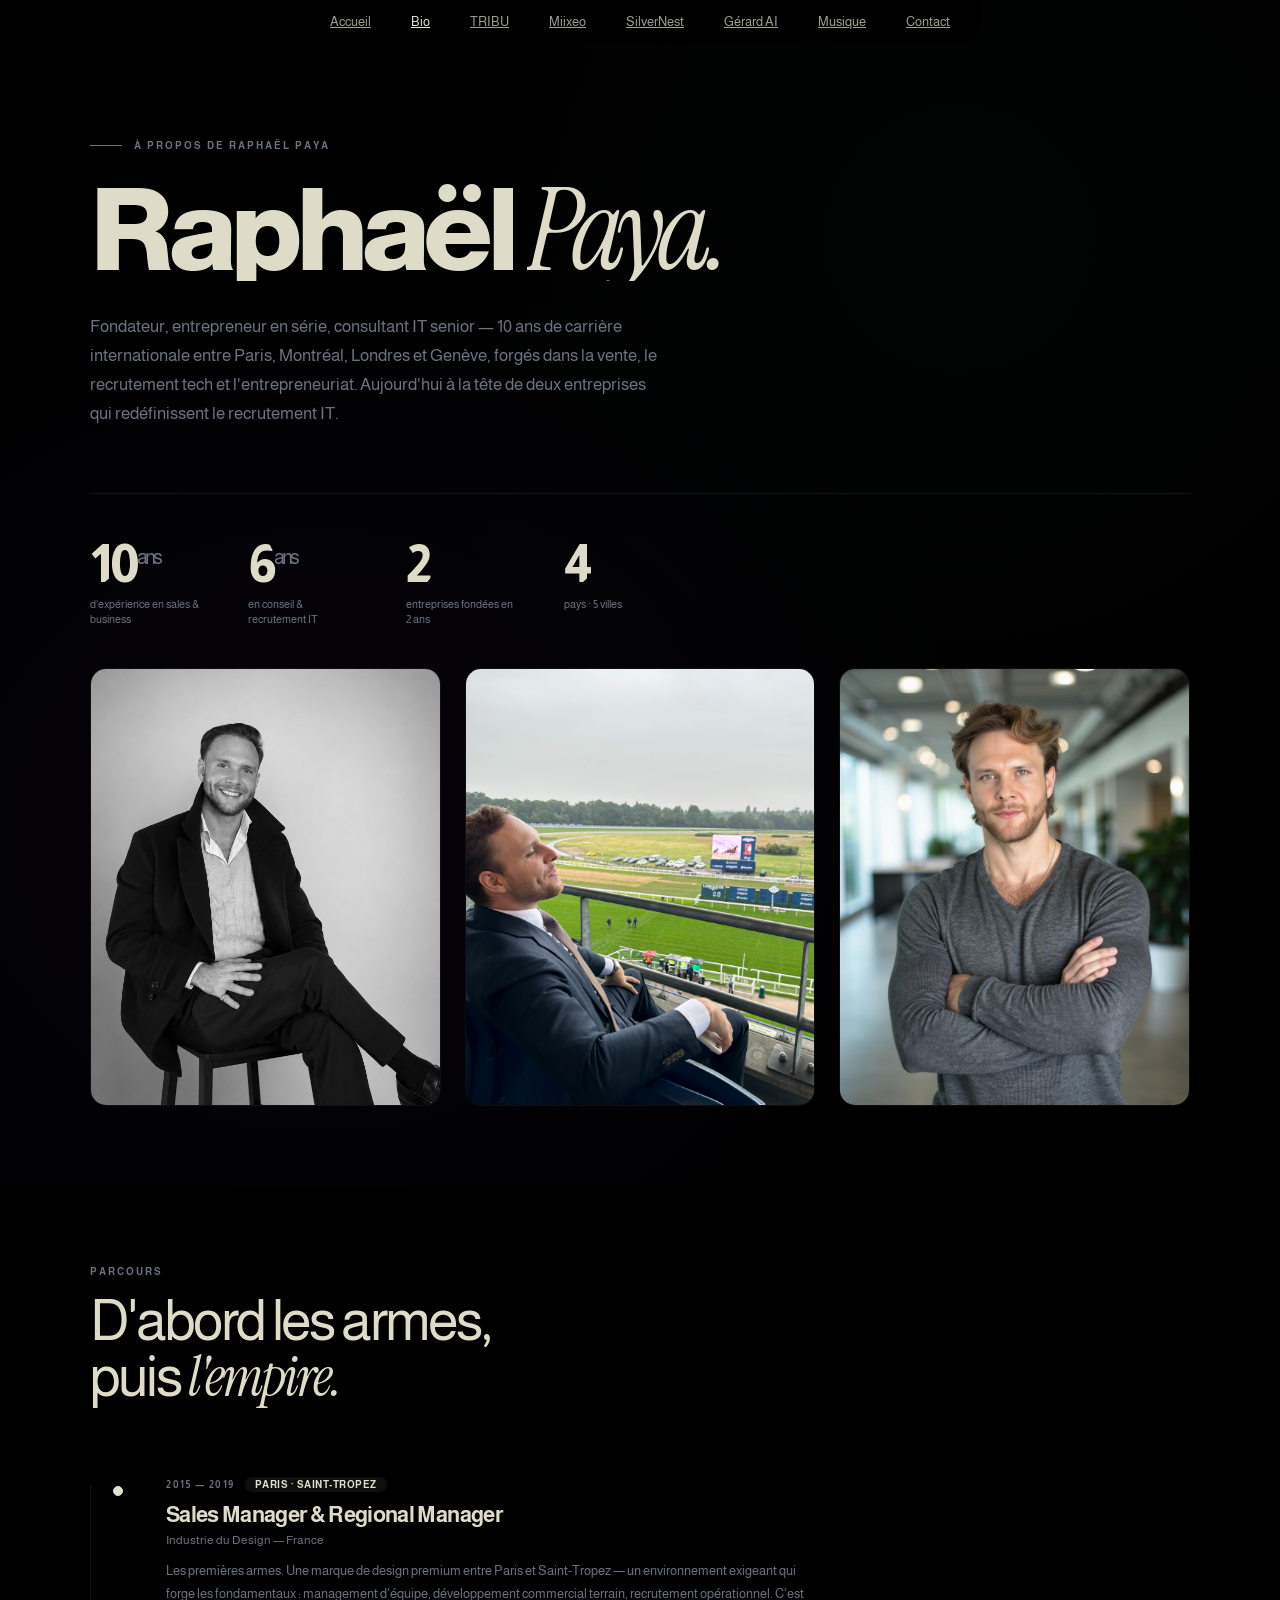
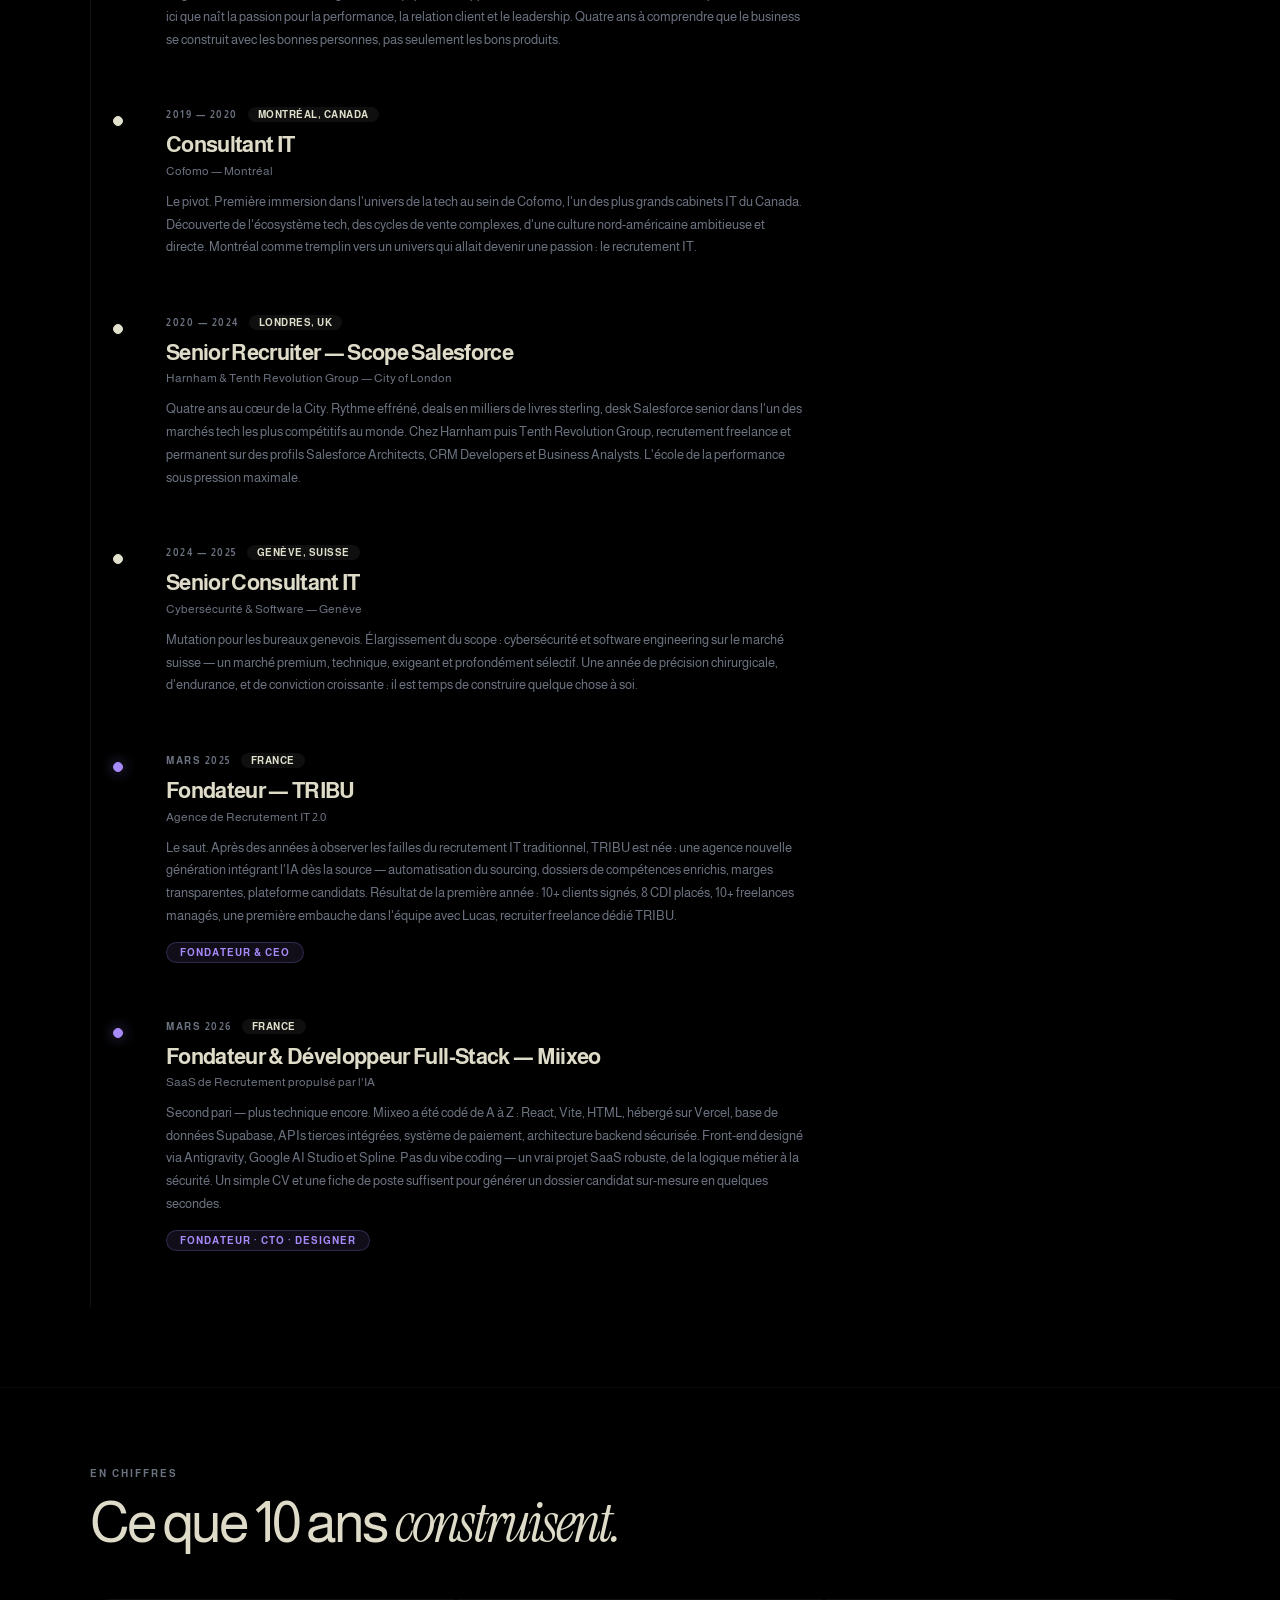
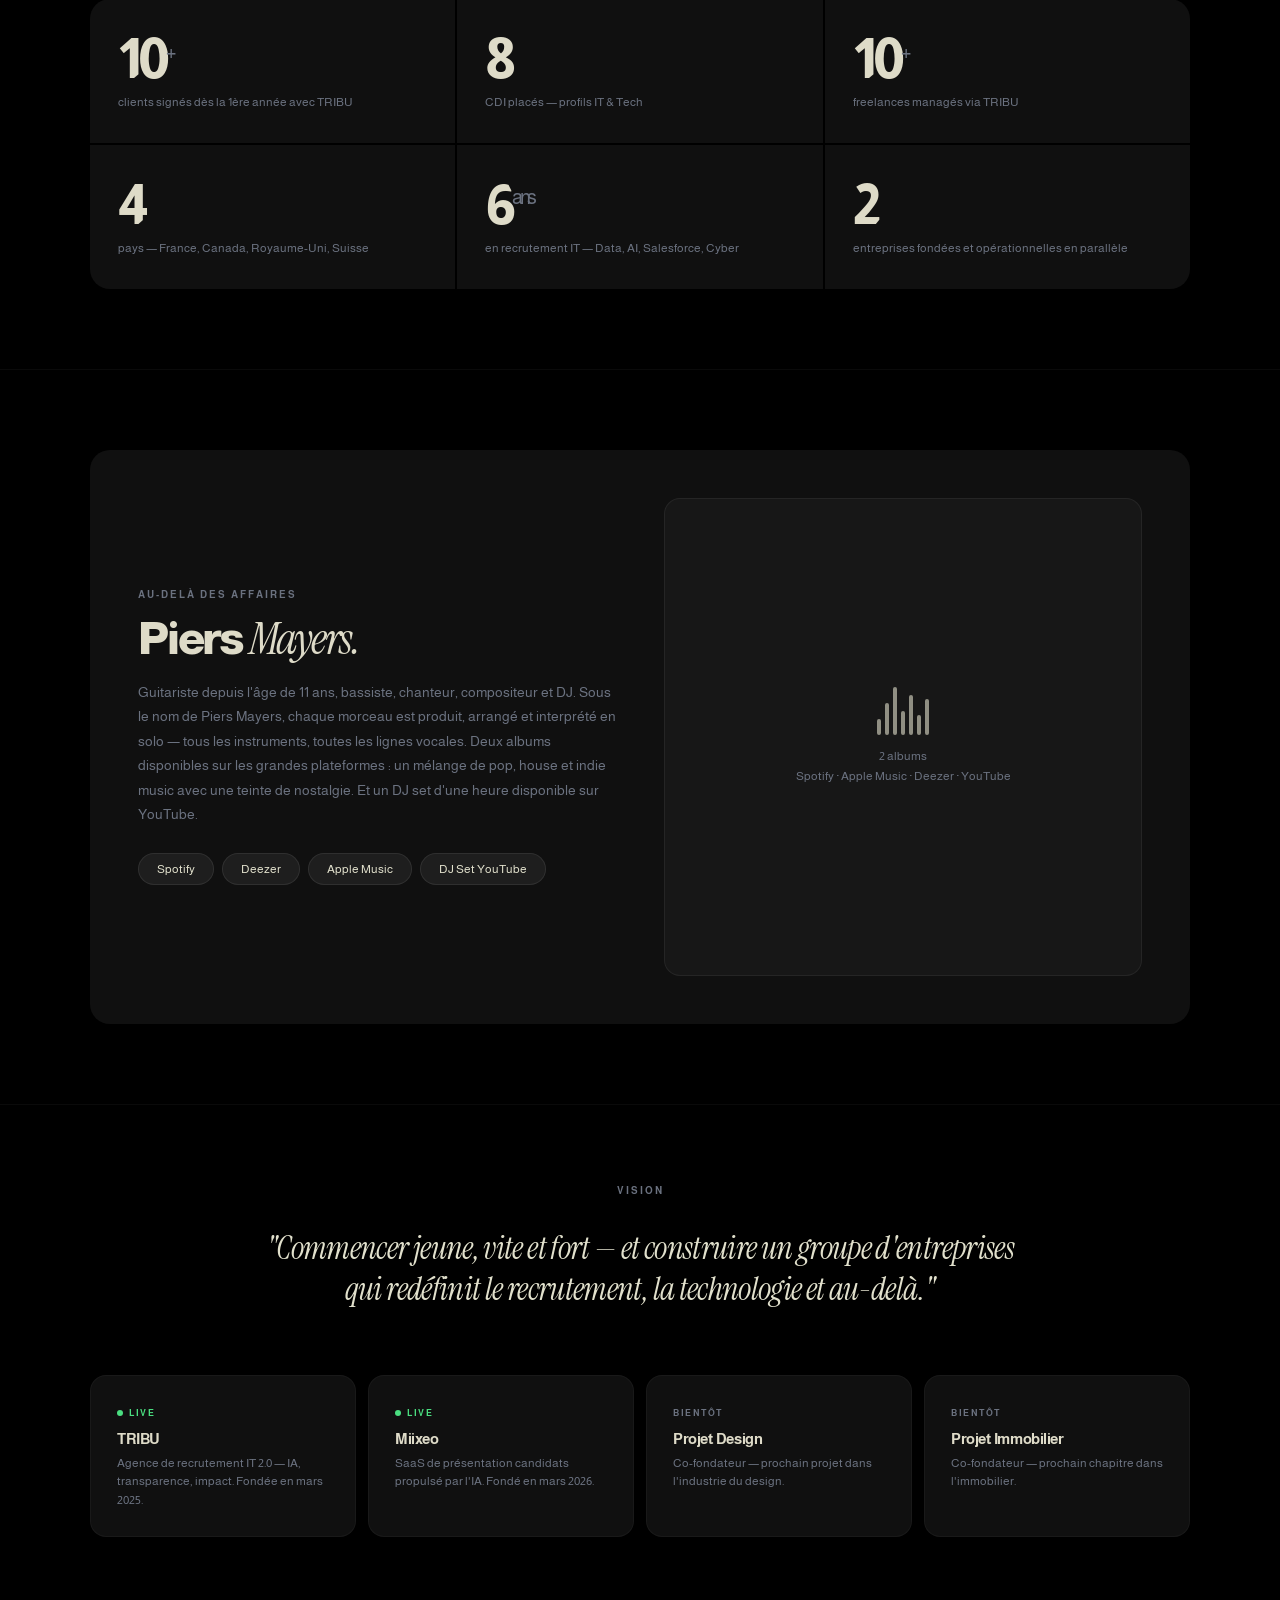
<file: bio.html>
<!DOCTYPE html>
<html lang="fr">
<head>
  <meta charset="UTF-8" />
  <meta name="viewport" content="width=device-width, initial-scale=1.0" />
  <title>Biographie de Raphaël Paya — Parcours, Vision et Entrepreneuriat</title>
  <meta name="description" content="Raphaël Paya, entrepreneur français. Fondateur de TRIBU (agence de recrutement IT boostée par l'IA) et Miixeo (SaaS recruteurs, dossiers candidats stratégiques). 28 000 abonnés LinkedIn. Musicien Piers Mayers." />
  <meta name="keywords" content="Raphaël Paya, Raphael Paya, TRIBU recrutement IT, Miixeo SaaS recruteurs, agence recrutement tech, logiciel recrutement, ATS, dossier candidat, soft skills DISC, matching candidat entreprise, recrutement IA, entrepreneur, Piers Mayers, LinkedIn" />
  <meta name="author" content="Raphaël Paya" />
  <link rel="canonical" href="https://raphaelpaya.com/bio" />
  <meta property="og:type" content="profile" />
  <meta property="og:title" content="Raphaël Paya — Entrepreneur, Recrutement IT & SaaS RH" />
  <meta property="og:description" content="Fondateur de TRIBU (recrutement IT + IA) et Miixeo (SaaS recruteurs). 28k LinkedIn. Musicien Piers Mayers." />
  <meta property="og:url" content="https://raphaelpaya.com/" />

  

  <link rel="preconnect" href="https://fonts.googleapis.com">
  <link rel="preconnect" href="https://fonts.gstatic.com" crossorigin>
  <link href="https://fonts.googleapis.com/css2?family=Almarai:wght@300;400;700;800&family=Instrument+Serif:ital@1&display=swap" rel="stylesheet">

  <style>
    /* =============================================
       RESET & GLOBAL
    ============================================= */
    *, *::before, *::after {
      font-family: 'Almarai', -apple-system, BlinkMacSystemFont, 'Segoe UI', sans-serif;
      box-sizing: border-box; margin: 0; padding: 0;
    }
    :root {
      --cream: #DEDBC8;
      --cream-alt: #E1E0CC;
      --bg: #000;
      --card: #101010;
      --feature: #212121;
      --tribu: #e8472a;
      --miixeo: #6c3fc5;
      --gray: #6b7280;
      --ease: cubic-bezier(0.16, 1, 0.3, 1);
      --ease2: cubic-bezier(0.22, 1, 0.36, 1);
    }
    html { scroll-behavior: smooth; }
    body {
      background: var(--bg);
      color: var(--cream-alt);
      -webkit-font-smoothing: antialiased;
      overflow-x: hidden;
    }

    /* =============================================
       NOISE TEXTURES
    ============================================= */
    .noise-overlay {
      position: absolute; inset: 0; pointer-events: none; z-index: 3;
      opacity: 0.7; mix-blend-mode: overlay;
      background-image: url("data:image/svg+xml,%3Csvg xmlns='http://www.w3.org/2000/svg' width='300' height='300'%3E%3Cfilter id='n'%3E%3CfeTurbulence type='fractalNoise' baseFrequency='0.85' numOctaves='3' stitchTiles='stitch'/%3E%3C/filter%3E%3Crect width='300' height='300' filter='url(%23n)'/%3E%3C/svg%3E");
      background-size: 300px 300px;
    }
    .bg-noise {
      position: absolute; inset: 0; pointer-events: none; z-index: 0; opacity: 0.15;
      background-image: url("data:image/svg+xml,%3Csvg xmlns='http://www.w3.org/2000/svg' width='200' height='200'%3E%3Cfilter id='n'%3E%3CfeTurbulence type='fractalNoise' baseFrequency='0.9' numOctaves='4' stitchTiles='stitch'/%3E%3C/filter%3E%3Crect width='200' height='200' filter='url(%23n)'/%3E%3C/svg%3E");
      background-size: 200px 200px;
    }

    /* =============================================
       NAVBAR — pill hanging from top
    ============================================= */
    nav {
      position: fixed; top: 0; left: 0; right: 0; z-index: 100;
      display: flex; justify-content: center; pointer-events: none;
    }
    .nav-pill {
      pointer-events: all;
      background: #000;
      border-radius: 0 0 22px 22px;
      padding: 10px 32px;
      display: flex; align-items: center; gap: 40px;
    }
    .nav-pill a {
      background: none; border: none; cursor: pointer;
      font-family: 'Almarai', sans-serif; font-size: 13px;
      color: rgba(225,224,204,0.7);
      transition: color 0.2s; padding: 4px 0; white-space: nowrap;
    }
    .nav-pill a:hover, .nav-pill a.active { color: #E1E0CC; }

    /* =============================================
       PAGE SYSTEM
    ============================================= */
    
    

    /* =============================================
       WORD PULL-UP ANIMATION
    ============================================= */
    .pw { display: inline-block; overflow: hidden; vertical-align: bottom; }
    .pw-i {
      display: inline-block;
      transform: translateY(115%);
      opacity: 0;
      transition: transform 0.9s var(--ease), opacity 0.5s ease;
    }
    .pr .pw-i { transform: translateY(0); opacity: 1; }

    /* =============================================
       HERO — full viewport, inset rounded
    ============================================= */
    #home-hero { height: 100vh; padding: 16px; position: relative; }
    .hero-box {
      position: relative; height: 100%;
      border-radius: 24px; overflow: hidden;
      background: #000;
    }
    /* Fallback animé visible quand la vidéo ne charge pas */
    .hero-fallback {
      position: absolute; top: 0; left: 0; right: 0; bottom: 0;
      z-index: 0;
      background: linear-gradient(125deg, #0a0a0a 0%, #0f0f1a 30%, #12192e 60%, #0a0f18 100%);
      background-size: 400% 400%;
      animation: gradshift 12s ease infinite;
    }
    @keyframes gradshift {
      0%   { background-position: 0% 50%; }
      50%  { background-position: 100% 50%; }
      100% { background-position: 0% 50%; }
    }
    .hero-video {
      position: absolute; top: 0; left: 0; right: 0; bottom: 0;
      width: 100%; height: 100%;
      object-fit: cover; z-index: 1;
    }
    .hero-grad {
      position: absolute; inset: 0; z-index: 2;
      background: linear-gradient(to bottom, rgba(0,0,0,0.25) 0%, transparent 40%, rgba(0,0,0,0.7) 100%);
    }
    .hero-content {
      position: absolute; bottom: 0; left: 0; right: 0; z-index: 5;
      padding: 0 36px 28px;
      display: grid; grid-template-columns: 8fr 4fr;
      align-items: flex-end; gap: 24px;
    }
    .hero-name {
      font-weight: 400;
      letter-spacing: -0.07em;
      line-height: 0.85;
      color: var(--cream-alt);
    }
    .hero-first { font-size: clamp(40px, 11vw, 11vw); display: block; }
    .hero-last  { font-size: clamp(72px, 24vw, 24vw); display: block; position: relative; }
    .hero-asterisk {
      font-size: 0.28em; position: absolute;
      top: 0.5em; right: -0.1em;
      opacity: 0; transition: opacity 0.5s ease 1.2s;
      font-weight: 300;
    }
    .hero-anim-done .hero-asterisk { opacity: 1; }

    .hero-right {
      display: flex; flex-direction: column; gap: 18px;
      padding-bottom: 6px;
    }
    .hero-desc {
      font-size: 13px; color: rgba(222,219,200,0.65);
      line-height: 1.35; font-weight: 300;
      opacity: 0; transform: translateY(20px);
      transition: opacity 0.8s ease 0.5s, transform 0.9s var(--ease) 0.5s;
    }
    .hero-cta {
      display: inline-flex; align-items: center; gap: 10px;
      background: var(--cream); border-radius: 999px;
      padding: 8px 8px 8px 20px; cursor: pointer; border: none;
      color: #000; font-family: 'Almarai', sans-serif;
      font-size: 14px; font-weight: 500;
      text-decoration: none; width: fit-content;
      opacity: 0; transform: translateY(20px);
      transition: opacity 0.8s ease 0.7s, transform 0.9s var(--ease) 0.7s, gap 0.2s ease;
    }
    .hero-cta:hover { gap: 14px; }
    .hero-cta-dot {
      background: #000; border-radius: 50%;
      width: 36px; height: 36px; flex-shrink: 0;
      display: flex; align-items: center; justify-content: center;
      transition: transform 0.2s ease;
    }
    .hero-cta:hover .hero-cta-dot { transform: scale(1.1); }
    .hero-cta-dot svg { width: 15px; height: 15px; stroke: var(--cream-alt); }
    .hero-in .hero-desc, .hero-in .hero-cta { opacity: 1; transform: translateY(0); }

    /* =============================================
       ABOUT — #101010 card, mixed typography
    ============================================= */
    .about-section { background: var(--bg); padding: 80px 24px; }
    .about-card {
      background: var(--card); border-radius: 24px;
      padding: 64px 48px; max-width: 1100px; margin: 0 auto; text-align: center;
    }
    .about-eyebrow {
      font-size: 10px; font-weight: 700; letter-spacing: 1.5px;
      text-transform: uppercase; color: var(--cream); margin-bottom: 36px;
    }
    .about-heading {
      font-size: clamp(26px, 4.5vw, 58px);
      line-height: 1.0; max-width: 850px; margin: 0 auto 40px;
      display: flex; flex-wrap: wrap; justify-content: center; align-items: baseline; gap: 0;
    }
    .serif-it {
      font-family: 'Instrument Serif', serif;
      font-style: italic; font-weight: 400;
    }
    .about-body {
      font-size: 14px; color: var(--cream-alt);
      line-height: 1.75; max-width: 680px; margin: 0 auto;
    }
    .achar { opacity: 0.15; display: inline; white-space: pre-wrap; }

    /* =============================================
       VENTURES / FEATURE GRID
    ============================================= */
    .ventures-section {
      background: var(--bg); padding: 80px 24px;
      position: relative; overflow: hidden; min-height: 100vh;
    }
    .section-hd { max-width: 1100px; margin: 0 auto 40px; }
    .s-line1 {
      font-size: clamp(20px, 2.8vw, 36px); font-weight: 400;
      color: var(--cream-alt); line-height: 1.1;
    }
    .s-line2 {
      font-size: clamp(18px, 2.4vw, 32px); font-weight: 400;
      color: var(--gray); line-height: 1.1;
    }
    .fgrid {
      display: grid; grid-template-columns: repeat(4, 1fr);
      gap: 8px; max-width: 1100px; margin: 0 auto;
      min-height: 480px;
    }
    .fc {
      border-radius: 18px; overflow: hidden; position: relative;
      opacity: 0; transform: scale(0.95);
      transition: opacity 0.6s var(--ease2), transform 0.6s var(--ease2);
    }
    .fc.vis { opacity: 1; transform: scale(1); }

    /* video card */
    .fc-vid video {
      position: absolute; inset: 0; width: 100%; height: 100%; object-fit: cover;
    }
    .fc-vid-overlay {
      position: absolute; inset: 0; z-index: 1;
      background: linear-gradient(to top, rgba(0,0,0,0.7) 0%, transparent 60%);
    }
    .fc-vid-label {
      position: absolute; bottom: 0; left: 0; right: 0;
      z-index: 2; padding: 20px;
      font-size: 15px; color: var(--cream-alt);
    }

    /* feature cards */
    .fc-feat {
      background: var(--feature);
      padding: 26px; display: flex; flex-direction: column; gap: 16px;
    }
    .fc-ico { width: 46px; height: 46px; border-radius: 10px; overflow: hidden; object-fit: cover; }
    .fc-num { font-size: 10px; color: var(--gray); font-weight: 700; letter-spacing: 1px; }
    .fc-title { font-size: 17px; font-weight: 600; color: var(--cream-alt); margin-top: -4px; }
    .fc-list { list-style: none; display: flex; flex-direction: column; gap: 9px; flex: 1; }
    .fc-list li {
      display: flex; align-items: flex-start; gap: 8px;
      font-size: 12px; color: #9ca3af; line-height: 1.4;
    }
    .ck { flex-shrink: 0; margin-top: 1px; }
    .ck svg { width: 13px; height: 13px; stroke: var(--cream); }
    .fc-more {
      display: inline-flex; align-items: center; gap: 4px;
      font-size: 12px; color: var(--cream); cursor: pointer;
      background: none; border: none; font-family: 'Almarai', sans-serif;
      padding: 0; transition: gap 0.2s;
    }
    .fc-more:hover { gap: 8px; }
    .fc-more svg { width: 13px; height: 13px; stroke: var(--cream); transform: rotate(-45deg); }

    /* =============================================
       LINKEDIN BANNER
    ============================================= */
    .li-section { background: var(--bg); padding: 0 24px 80px; }
    .li-card {
      max-width: 1100px; margin: 0 auto; background: linear-gradient(135deg, #0A66C2, #003b78);
      border-radius: 20px; padding: 48px;
      display: flex; align-items: flex-start; justify-content: space-between; gap: 40px;
      flex-wrap: wrap; box-shadow: 0 20px 40px rgba(10,102,194,0.15);
    }
    .li-card-content { flex: 1; min-width: 280px; }
    .li-card h3 { font-size: clamp(24px, 4vw, 36px); font-weight: 800; color: white; margin-bottom: 12px; letter-spacing: -0.02em; line-height: 1.1; }
    .li-card p { font-size: 15px; color: rgba(255,255,255,0.9); line-height: 1.6; margin-bottom: 32px; max-width: 600px; }
    .li-stats {
      display: grid; grid-template-columns: repeat(auto-fit, minmax(130px, 1fr)); gap: 24px 16px;
      margin-bottom: 12px;
    }
    .li-stat { display: flex; flex-direction: column; gap: 4px; }
    .li-stat-num { font-size: 26px; font-weight: 800; color: white; line-height: 1; margin-bottom: 2px; }
    .li-stat-lbl { font-size: 11px; font-weight: 600; color: rgba(255,255,255,0.7); text-transform: uppercase; letter-spacing: 0.5px; }
    .li-stat-lbl a { color: rgba(255,255,255,0.8); transition: color 0.2s; text-decoration: underline; }
    .li-stat-lbl a:hover { color: white; }

    /* =============================================
       MUSIC
    ============================================= */
    .music-section { background: var(--bg); padding: 0 24px 80px; }
    .music-card {
      max-width: 1100px; margin: 0 auto;
      background: linear-gradient(135deg, #110e17, #1b0f19, #110816);
      border-radius: 24px; padding: 56px;
      display: grid; grid-template-columns: 1.2fr 1fr;
      gap: 56px; align-items: center; position: relative; overflow: hidden;
      border: 1px solid rgba(255,255,255,0.04);
    }
    .music-content { position: relative; z-index: 2; }
    .music-card h3 { font-size: clamp(38px, 6vw, 64px); font-weight: 400; font-family: 'Instrument Serif', serif; font-style: italic; color: white; margin-bottom: 18px; letter-spacing: 0; line-height: 1.1; }
    .music-desc { font-size: 15px; color: rgba(255,255,255,0.65); line-height: 1.7; margin-bottom: 32px; }
    .music-desc strong { color: rgba(255,255,255,0.9); font-weight: 600; }
    .music-plat { display: flex; gap: 10px; flex-wrap: wrap; }
    .plt {
      padding: 10px 20px; border-radius: 999px; font-size: 14px; font-weight: 600;
      text-decoration: none; background: rgba(255,255,255,0.06); color: white;
      border: 1px solid rgba(255,255,255,0.1); transition: background 0.2s, border-color 0.2s;
      font-family: 'Almarai', sans-serif; display: inline-flex; align-items: center; gap: 8px;
    }
    .plt:hover { background: rgba(255,255,255,0.12); border-color: rgba(255,255,255,0.25); }
    .music-visual {
      position: relative; z-index: 1; aspect-ratio: 1; max-height: 340px; margin: 0 auto;
      display: flex; align-items: center; justify-content: center;
      background: rgba(255,255,255,0.02); border-radius: 40px; border: 1px solid rgba(255,255,255,0.04);
      font-size: 100px; width: 100%; box-shadow: inset 0 0 80px rgba(0,0,0,0.5);
    }
    .music-visual::before {
      content: ''; position: absolute; width: 60%; height: 60%; border-radius: 50%;
      background: linear-gradient(45deg, #a855f7, #ec4899, #f43f5e); filter: blur(70px); opacity: 0.3;
      animation: pulseMusic 6s ease-in-out infinite alternate;
    }
    @keyframes pulseMusic {
      0% { transform: scale(1) translate(0, 0); opacity: 0.25; }
      100% { transform: scale(1.15) translate(15px, -15px); opacity: 0.45; }
    }

    /* =============================================
       CONTACT
    ============================================= */
    .contact-section {
      background: var(--bg); padding: 40px 24px 120px; text-align: center;
    }
    .contact-section h2 {
      font-size: clamp(26px, 4vw, 48px); font-weight: 700;
      letter-spacing: -0.05em; margin-bottom: 12px; color: var(--cream-alt);
    }
    .contact-section p { font-size: 16px; color: var(--gray); margin-bottom: 32px; }
    .cbtns { display: flex; justify-content: center; gap: 10px; flex-wrap: wrap; }

    /* =============================================
       BUTTONS
    ============================================= */
    .btn {
      display: inline-flex; align-items: center; gap: 6px;
      border-radius: 999px; padding: 10px 22px;
      font-family: 'Almarai', sans-serif; font-size: 14px; font-weight: 500;
      cursor: pointer; border: none; text-decoration: none;
      transition: transform 0.2s, background 0.2s;
    }
    .btn:hover { transform: scale(1.02); }
    .btn-cream { background: var(--cream); color: #000; }
    .btn-dark {
      background: rgba(255,255,255,0.07); color: var(--cream-alt);
      border: 1px solid rgba(255,255,255,0.1);
    }
    .btn-dark:hover { background: rgba(255,255,255,0.12); }
    .btn-white { background: white; }
    .btn-tribu { background: var(--tribu); color: white; }
    .btn-tribu:hover { background: #c73619; }
    .btn-miixeo { background: var(--miixeo); color: white; }
    .btn-miixeo:hover { background: #4a1fa8; }

    /* =============================================
       DARK CARDS (feature pages)
    ============================================= */
    .dark-section { background: var(--bg); padding: 80px 24px; }
    .dsi { max-width: 1100px; margin: 0 auto; }
    .s-label {
      font-size: 10px; font-weight: 700; letter-spacing: 1.5px;
      text-transform: uppercase; margin-bottom: 10px;
    }
    .s-title {
      font-size: clamp(22px, 3.2vw, 40px); font-weight: 700;
      letter-spacing: -0.04em; color: var(--cream-alt);
      margin-bottom: 8px;
    }
    .s-sub { font-size: 15px; color: var(--gray); line-height: 1.6; max-width: 540px; }
    .dgrid {
      display: grid; grid-template-columns: repeat(3, 1fr);
      gap: 10px; margin-top: 44px;
    }
    .dc {
      background: var(--feature); border-radius: 18px; padding: 26px;
      opacity: 0; transform: scale(0.96);
      transition: opacity 0.6s var(--ease2), transform 0.6s var(--ease2);
    }
    .dc.vis { opacity: 1; transform: scale(1); }
    .dc-ico { font-size: 26px; margin-bottom: 14px; }
    .dc h3 { font-size: 16px; font-weight: 600; color: var(--cream-alt); margin-bottom: 8px; letter-spacing: -0.02em; }
    .dc p { font-size: 13px; color: var(--gray); line-height: 1.6; }

    /* =============================================
       TRIBU PAGE — Tropical / Organic / Forest
    ============================================= */
    #page-tribu { background: #050e07; }

    /* Hero */
    .t-hero { height: 100vh; padding: 16px; }
    .t-hero-box {
      position: relative; height: 100%;
      border-radius: 24px; overflow: hidden;
      background: #050e07;
    }
    .t-hero-fallback {
      position: absolute; top:0;left:0;right:0;bottom:0; z-index: 0;
      background: linear-gradient(160deg, #050e07 0%, #091a0b 45%, #060f08 100%);
      background-size: 300% 300%;
      animation: tgs 20s ease infinite;
    }
    @keyframes tgs {
      0%,100% { background-position: 0% 50%; }
      50%      { background-position: 100% 50%; }
    }
    .t-hero-vid {
      position: absolute; top:0;left:0;right:0;bottom:0;
      width:100%; height:100%; object-fit:cover; z-index:1;
    }
    .t-hero-grad {
      position:absolute;top:0;left:0;right:0;bottom:0; z-index:2;
      background: linear-gradient(to bottom,
        rgba(5,14,7,0.2) 0%,
        transparent 35%,
        rgba(5,14,7,0.85) 100%);
    }
    .t-hero-content {
      position:absolute; bottom:0;left:0;right:0; z-index:5;
      padding: 0 36px 28px;
      display:grid; grid-template-columns: 8fr 4fr;
      align-items:flex-end; gap:24px;
    }
    .t-name {
      font-size: clamp(80px, 22vw, 22vw);
      font-weight: 300; letter-spacing: -0.06em;
      line-height: 0.85; color: #e4e1d2;
    }
    .t-hero-right { display:flex; flex-direction:column; gap:16px; padding-bottom:6px; }
    .t-hero-eyebrow {
      font-size: 10px; font-weight: 700; letter-spacing: 1.8px;
      text-transform: uppercase; color: #7ab893;
    }
    .t-hero-desc {
      font-size:13px; color:rgba(228,225,210,0.62);
      line-height:1.4; font-weight:300;
      opacity:0; transform:translateY(20px);
      transition:opacity .8s ease .5s, transform .9s var(--ease) .5s;
    }
    .t-cta {
      display:inline-flex; align-items:center; gap:10px;
      background:#e4e1d2; border-radius:999px;
      padding:8px 8px 8px 20px; cursor:pointer; border:none;
      color:#050e07; font-family:'Almarai',sans-serif;
      font-size:14px; font-weight:500; text-decoration:none;
      width:fit-content;
      opacity:0; transform:translateY(20px);
      transition:opacity .8s ease .7s, transform .9s var(--ease) .7s, gap .2s ease;
    }
    .t-cta:hover { gap:14px; }
    .t-cta-dot {
      background:#050e07; border-radius:50%;
      width:36px; height:36px; flex-shrink:0;
      display:flex; align-items:center; justify-content:center;
      transition:transform .2s;
    }
    .t-cta:hover .t-cta-dot { transform:scale(1.1); }
    .t-cta-dot svg { width:15px; height:15px; stroke:#e4e1d2; }
    .t-hero-in .t-hero-desc, .t-hero-in .t-cta { opacity:1; transform:translateY(0); }

    /* Sections */
    .t-section { background:#050e07; padding:80px 24px; }
    .t-inner { max-width:1100px; margin:0 auto; }
    .t-eyebrow {
      font-size:10px; font-weight:700; letter-spacing:1.8px;
      text-transform:uppercase; color:#7ab893; margin-bottom:10px;
    }
    .t-h2 {
      font-size:clamp(24px,3.5vw,44px); font-weight:400;
      letter-spacing:-0.04em; color:#e4e1d2; line-height:1.05;
    }
    .t-body { font-size:15px; color:#7a9482; line-height:1.75; }

    /* Intro split */
    .t-intro {
      display:grid; grid-template-columns:1fr 1fr; gap:64px;
      padding-bottom:72px; border-bottom:1px solid rgba(122,184,147,0.1);
    }

    /* 3×2 feature grid */
    .t-grid {
      display:grid; grid-template-columns:repeat(3,1fr);
      gap:2px; margin-top:48px; border-radius:20px; overflow:hidden;
    }
    .t-card {
      background:#0e1d10; padding:32px 28px;
      opacity:0; transform:translateY(14px);
      transition:opacity .6s var(--ease2), transform .6s var(--ease2);
    }
    .t-card.vis { opacity:1; transform:translateY(0); }
    .t-card-num {
      font-size:10px; font-weight:700; letter-spacing:1px; color:#3d7a54;
      margin-bottom:18px; display:flex; align-items:center; gap:10px;
    }
    .t-card-num::after { content:''; flex:1; height:1px; background:rgba(61,122,84,0.28); }
    .t-card h3 {
      font-size:16px; font-weight:600; color:#e4e1d2;
      margin-bottom:10px; letter-spacing:-0.02em;
    }
    .t-card p { font-size:13px; color:#7a9482; line-height:1.65; }

    /* DISC */
    .t-disc {
      display:grid; grid-template-columns:1fr 1fr; gap:48px;
      background:#091408; border-radius:20px; padding:48px;
      border:1px solid rgba(61,122,84,0.14); margin-top:72px;
    }
    .t-disc-row {
      display:flex; align-items:flex-start; gap:16px;
      padding:14px 0; border-bottom:1px solid rgba(122,184,147,0.08);
    }
    .t-disc-row:last-child { border-bottom:none; padding-bottom:0; }
    .t-disc-letter {
      font-size:20px; font-weight:800; color:#3d7a54;
      flex-shrink:0; width:24px; line-height:1.4;
    }
    .t-disc-row strong { display:block; font-size:13px; color:#e4e1d2; margin-bottom:3px; font-weight:600; }
    .t-disc-row span { font-size:12px; color:#7a9482; line-height:1.45; }

    /* Tags */
    .t-tags { display:flex; flex-wrap:wrap; gap:8px; margin-top:28px; }
    .t-tag {
      background:#0e1d10; border:1px solid rgba(61,122,84,0.22);
      border-radius:999px; padding:7px 16px; font-size:13px; color:#e4e1d2;
      transition:border-color .2s, color .2s;
    }
    .t-tag:hover { border-color:rgba(61,122,84,0.55); color:#7ab893; }

    /* CTA bottom */
    .t-cta-bottom {
      background:#050e07; padding:0 24px 100px; text-align:center;
    }
    .t-cta-bottom h2 {
      font-size:clamp(26px,4vw,48px); font-weight:700;
      letter-spacing:-0.05em; margin-bottom:12px; color:#e4e1d2;
    }
    .t-cta-bottom p { font-size:16px; color:#7a9482; margin-bottom:32px; }
    .btn-forest { background:#3d7a54; color:white; }
    .btn-forest:hover { background:#2d5a3d; }
    .btn-t-dark {
      background:rgba(255,255,255,0.05); color:#e4e1d2;
      border:1px solid rgba(122,184,147,0.15);
    }
    .btn-t-dark:hover { background:rgba(255,255,255,0.09); }

    /* =============================================
       MIIXEO PAGE — White / Purple-Magenta
    ============================================= */
    #page-miixeo { background: #fff; }

    /* Hero */
    .m-hero { height: 100vh; padding: 16px; }
    .m-hero-box {
      position: relative; height: 100%;
      border-radius: 24px; overflow: hidden;
      background: #0d0015;
    }
    .m-hero-fallback {
      position: absolute; top:0;left:0;right:0;bottom:0; z-index: 0;
      background: linear-gradient(160deg, #0d0015 0%, #200040 35%, #380060 70%, #1a0035 100%);
      background-size: 300% 300%;
      animation: mgs 18s ease infinite;
    }
    @keyframes mgs {
      0%,100% { background-position: 0% 50%; }
      33%      { background-position: 100% 0%; }
      66%      { background-position: 50% 100%; }
    }
    .m-hero-vid {
      position: absolute; top:0;left:0;right:0;bottom:0;
      width:100%; height:100%; object-fit:cover; z-index:1;
    }
    .m-hero-grad {
      position:absolute;top:0;left:0;right:0;bottom:0; z-index:2;
      background: linear-gradient(to bottom,
        rgba(13,0,21,0.2) 0%,
        transparent 35%,
        rgba(13,0,21,0.85) 100%);
    }
    .m-hero-content {
      position:absolute; bottom:0;left:0;right:0; z-index:5;
      padding: 0 36px 28px;
      display:grid; grid-template-columns: 8fr 4fr;
      align-items:flex-end; gap:24px;
    }
    .m-name {
      font-size: clamp(80px, 22vw, 22vw);
      font-weight: 300; letter-spacing: -0.06em;
      line-height: 0.85; color: #fff;
    }
    .m-hero-right { display:flex; flex-direction:column; gap:16px; padding-bottom:6px; }
    .m-hero-eyebrow {
      font-size: 10px; font-weight: 700; letter-spacing: 1.8px;
      text-transform: uppercase;
      background: linear-gradient(135deg, #c084fc, #f472b6);
      -webkit-background-clip: text; -webkit-text-fill-color: transparent; background-clip: text;
    }
    .m-hero-desc {
      font-size:13px; color:rgba(255,255,255,0.65);
      line-height:1.4; font-weight:300;
      opacity:0; transform:translateY(20px);
      transition:opacity .8s ease .5s, transform .9s var(--ease) .5s;
    }
    .m-cta {
      display:inline-flex; align-items:center; gap:10px;
      background:#fff; border-radius:999px;
      padding:8px 8px 8px 20px; cursor:pointer; border:none;
      color:#6c3fc5; font-family:'Almarai',sans-serif;
      font-size:14px; font-weight:600; text-decoration:none;
      width:fit-content;
      opacity:0; transform:translateY(20px);
      transition:opacity .8s ease .7s, transform .9s var(--ease) .7s, gap .2s ease;
    }
    .m-cta:hover { gap:14px; }
    .m-cta-dot {
      background: linear-gradient(135deg, #6c3fc5, #ec4899);
      border-radius:50%;
      width:36px; height:36px; flex-shrink:0;
      display:flex; align-items:center; justify-content:center;
      transition:transform .2s;
    }
    .m-cta:hover .m-cta-dot { transform:scale(1.1); }
    .m-cta-dot svg { width:15px; height:15px; stroke:#fff; }
    .m-hero-in .m-hero-desc, .m-hero-in .m-cta { opacity:1; transform:translateY(0); }

    /* Sections */
    .m-section { background:#fff; padding:80px 24px; }
    .m-inner { max-width:1100px; margin:0 auto; }
    .m-eyebrow {
      font-size:10px; font-weight:700; letter-spacing:1.8px;
      text-transform:uppercase; margin-bottom:10px;
      background: linear-gradient(135deg, #6c3fc5, #ec4899);
      -webkit-background-clip: text; -webkit-text-fill-color: transparent; background-clip: text;
      display: inline-block;
    }
    .m-h2 {
      font-size:clamp(24px,3.5vw,44px); font-weight:400;
      letter-spacing:-0.04em; color:#111; line-height:1.05;
    }
    .m-body { font-size:15px; color:#6b7280; line-height:1.75; }

    /* Intro split */
    .m-intro {
      display:grid; grid-template-columns:1fr 1fr; gap:64px;
      padding-bottom:72px; border-bottom:1px solid rgba(108,63,197,0.1);
    }

    /* 3×2 feature grid */
    .m-grid {
      display:grid; grid-template-columns:repeat(3,1fr);
      gap:2px; margin-top:48px; border-radius:20px; overflow:hidden;
    }
    .m-card {
      background:#f5f3ff; padding:32px 28px;
      opacity:0; transform:translateY(14px);
      transition:opacity .6s var(--ease2), transform .6s var(--ease2);
    }
    .m-card.vis { opacity:1; transform:translateY(0); }
    .m-card-num {
      font-size:10px; font-weight:700; letter-spacing:1px;
      margin-bottom:18px; display:flex; align-items:center; gap:10px;
      background: linear-gradient(135deg, #6c3fc5, #ec4899);
      -webkit-background-clip: text; -webkit-text-fill-color: transparent; background-clip: text;
    }
    .m-card-num::after { content:''; flex:1; height:1px; background:rgba(108,63,197,0.18); }
    .m-card h3 {
      font-size:16px; font-weight:600; color:#111;
      margin-bottom:10px; letter-spacing:-0.02em;
    }
    .m-card p { font-size:13px; color:#6b7280; line-height:1.65; }

    /* Feature box (3 steps) */
    .m-feature-box {
      display:grid; grid-template-columns:1fr 1fr; gap:48px;
      background: linear-gradient(135deg, #f5f3ff 0%, #fdf2f8 100%);
      border-radius:20px; padding:48px;
      border:1px solid rgba(108,63,197,0.1); margin-top:72px;
    }
    .m-steps { display:flex; flex-direction:column; }
    .m-step {
      display:flex; gap:20px; align-items:flex-start;
      padding:18px 0; border-bottom:1px solid rgba(108,63,197,0.08);
    }
    .m-step:last-child { border-bottom:none; }
    .m-step-num {
      font-size:11px; font-weight:700; letter-spacing:1px; flex-shrink:0;
      padding-top:2px; min-width:22px;
      background: linear-gradient(135deg, #6c3fc5, #ec4899);
      -webkit-background-clip: text; -webkit-text-fill-color: transparent; background-clip: text;
    }
    .m-step h4 { font-size:14px; font-weight:600; color:#111; margin-bottom:4px; }
    .m-step p { font-size:13px; color:#6b7280; line-height:1.5; }

    /* Tags */
    .m-tags { display:flex; flex-wrap:wrap; gap:8px; margin-top:28px; }
    .m-tag {
      background:#f5f3ff; border:1px solid rgba(108,63,197,0.18);
      border-radius:999px; padding:7px 16px; font-size:13px; color:#6c3fc5;
      transition:border-color .2s, background .2s;
    }
    .m-tag:hover { background:#ede9fe; border-color:rgba(108,63,197,0.4); }

    /* CTA bottom */
    .m-cta-bottom {
      background:#fff; padding:0 24px 100px; text-align:center;
    }
    .m-cta-bottom h2 {
      font-size:clamp(26px,4vw,48px); font-weight:700;
      letter-spacing:-0.05em; margin-bottom:12px; color:#111;
    }
    .m-cta-bottom p { font-size:16px; color:#6b7280; margin-bottom:32px; }
    .btn-miixeo-grad {
      background: linear-gradient(135deg, #6c3fc5, #a855f7, #ec4899);
      color: white;
    }
    .btn-miixeo-grad:hover { opacity: 0.88; }
    .btn-m-light {
      background: rgba(108,63,197,0.07); color: #6c3fc5;
      border: 1px solid rgba(108,63,197,0.2);
    }
    .btn-m-light:hover { background: rgba(108,63,197,0.13); }

    /* =============================================
       BIO PAGE
    ============================================= */
    #page-bio { background: var(--bg); }

    /* Hero */
    .bio-hero {
      min-height: 100vh; padding: 140px 24px 80px;
      display: flex; align-items: center;
      position: relative; overflow: hidden;
    }
    .bio-hero::before {
      content: ''; position: absolute; inset: 0;
      background: radial-gradient(ellipse at 25% 70%, rgba(108,63,197,0.055) 0%, transparent 50%),
                  radial-gradient(ellipse at 75% 20%, rgba(61,122,84,0.035) 0%, transparent 45%);
    }
    .bio-hero-inner {
      max-width: 1100px; margin: 0 auto; width: 100%;
      position: relative; z-index: 1;
    }
    .bio-label {
      font-size: 10px; font-weight: 700; letter-spacing: 2px;
      text-transform: uppercase; color: var(--gray);
      margin-bottom: 28px; display: flex; align-items: center; gap: 12px;
    }
    .bio-label::before { content: ''; display: block; width: 32px; height: 1px; background: var(--gray); }
    .bio-h1 {
      font-size: clamp(56px, 9vw, 120px); font-weight: 800;
      letter-spacing: -0.06em; line-height: 0.88; color: var(--cream);
      margin-bottom: 32px;
    }
    .bio-h1 em { font-style: italic; font-family: 'Instrument Serif', serif; font-weight: 400; }
    .bio-tagline {
      font-size: clamp(14px, 1.5vw, 17px); color: var(--gray);
      line-height: 1.7; max-width: 580px; margin-bottom: 64px;
    }
    .bio-stats {
      display: flex; gap: 48px; flex-wrap: wrap;
      padding-top: 44px; border-top: 1px solid rgba(255,255,255,0.07);
    }
    .bio-stat-num {
      font-size: clamp(30px, 4.5vw, 52px); font-weight: 800;
      letter-spacing: -0.06em; color: var(--cream); line-height: 1;
    }
    .bio-stat-num sup { font-size: 0.38em; vertical-align: super; font-weight: 400; color: var(--gray); }
    .bio-stat-label {
      font-size: 11px; color: var(--gray); margin-top: 7px;
      line-height: 1.4; max-width: 110px;
    }

    /* Timeline section */
    .bio-timeline-section { padding: 80px 24px; position: relative; }
    .bio-tl-inner { max-width: 1100px; margin: 0 auto; }
    .bio-tl-header { margin-bottom: 72px; }
    .bio-tl-eyebrow {
      font-size: 10px; font-weight: 700; letter-spacing: 2px;
      text-transform: uppercase; color: var(--gray); margin-bottom: 16px;
    }
    .bio-tl-h2 {
      font-size: clamp(28px, 4.5vw, 56px); font-weight: 400;
      letter-spacing: -0.05em; color: var(--cream); line-height: 1.0;
    }
    .bio-tl-h2 em { font-style: italic; font-family: 'Instrument Serif', serif; font-weight: 400; }

    /* Timeline rail */
    .bio-tl { position: relative; padding-left: 28px; }
    .bio-tl::before {
      content: ''; position: absolute; left: 0; top: 8px; bottom: 0;
      width: 1px; background: rgba(255,255,255,0.07);
    }
    .bio-tl-item {
      position: relative; padding: 0 0 56px 48px;
      opacity: 0; transform: translateX(-16px);
      transition: opacity 0.7s var(--ease2), transform 0.7s var(--ease2);
    }
    .bio-tl-item.vis { opacity: 1; transform: translateX(0); }
    .bio-tl-item::before {
      content: ''; position: absolute;
      left: -5px; top: 9px;
      width: 10px; height: 10px; border-radius: 50%;
      background: var(--bg); border: 1.5px solid rgba(255,255,255,0.18);
      transition: border-color 0.4s, background 0.4s, box-shadow 0.4s;
    }
    .bio-tl-item.vis::before { border-color: var(--cream-alt); background: var(--cream-alt); }
    .bio-tl-item.tl-highlight::before {
      border-color: #a78bfa; background: #a78bfa;
    }
    .bio-tl-item.tl-highlight.vis::before {
      box-shadow: 0 0 14px rgba(167,139,250,0.5);
    }
    .bio-tl-date {
      font-size: 10px; font-weight: 700; letter-spacing: 1.5px;
      text-transform: uppercase; color: var(--gray); margin-bottom: 10px;
      display: flex; align-items: center; gap: 10px; flex-wrap: wrap;
    }
    .bio-tl-city {
      background: rgba(255,255,255,0.06); border-radius: 999px;
      padding: 2px 10px; font-size: 10px; letter-spacing: 0.5px;
      color: var(--cream-alt); font-weight: 600;
    }
    .bio-tl-role {
      font-size: clamp(16px, 2vw, 22px); font-weight: 600;
      letter-spacing: -0.03em; color: var(--cream);
      margin-bottom: 5px; line-height: 1.2;
    }
    .bio-tl-company { font-size: 12px; color: var(--gray); margin-bottom: 13px; font-weight: 500; }
    .bio-tl-desc {
      font-size: 13px; color: var(--gray); line-height: 1.75;
      max-width: 640px;
    }
    .bio-tl-badge {
      display: inline-block; margin-top: 14px;
      background: rgba(167,139,250,0.1); border: 1px solid rgba(167,139,250,0.22);
      border-radius: 999px; padding: 4px 13px;
      font-size: 10px; font-weight: 700; letter-spacing: 1px;
      text-transform: uppercase; color: #a78bfa;
    }

    /* Stats grid */
    .bio-xp-section {
      padding: 80px 24px;
      border-top: 1px solid rgba(255,255,255,0.04);
    }
    .bio-xp-inner { max-width: 1100px; margin: 0 auto; }
    .bio-xp-grid {
      display: grid; grid-template-columns: repeat(3, 1fr);
      gap: 2px; margin-top: 48px; border-radius: 20px; overflow: hidden;
    }
    .bio-xp-card {
      background: var(--card); padding: 32px 28px;
      opacity: 0; transform: translateY(12px);
      transition: opacity 0.6s var(--ease2), transform 0.6s var(--ease2);
    }
    .bio-xp-card.vis { opacity: 1; transform: translateY(0); }
    .bio-xp-n {
      font-size: clamp(36px, 5vw, 56px); font-weight: 800;
      letter-spacing: -0.07em; color: var(--cream); line-height: 1; margin-bottom: 6px;
    }
    .bio-xp-n sup { font-size: 0.35em; vertical-align: super; font-weight: 400; color: var(--gray); }
    .bio-xp-lbl { font-size: 12px; color: var(--gray); line-height: 1.5; }

    /* Music */
    .bio-music { padding: 80px 24px; border-top: 1px solid rgba(255,255,255,0.04); }
    .bio-music-inner { max-width: 1100px; margin: 0 auto; }
    .bio-music-card {
      background: var(--card); border-radius: 20px; padding: 48px;
      display: grid; grid-template-columns: 1fr 1fr; gap: 48px; align-items: center;
    }
    .bio-music-eyebrow {
      font-size: 10px; font-weight: 700; letter-spacing: 2px;
      text-transform: uppercase; color: var(--gray); margin-bottom: 16px;
    }
    .bio-music-h3 {
      font-size: clamp(26px, 3.5vw, 46px); font-weight: 800;
      letter-spacing: -0.05em; color: var(--cream); margin-bottom: 18px; line-height: 1;
    }
    .bio-music-h3 em { font-style: italic; font-family: 'Instrument Serif', serif; font-weight: 400; }
    .bio-music-p { font-size: 14px; color: var(--gray); line-height: 1.75; margin-bottom: 26px; }
    .bio-music-links { display: flex; gap: 8px; flex-wrap: wrap; }
    .bio-plt {
      background: rgba(255,255,255,0.06); border-radius: 999px;
      padding: 8px 18px; font-size: 12px; color: var(--cream-alt);
      text-decoration: none; border: 1px solid rgba(255,255,255,0.08);
      transition: background 0.2s, border-color 0.2s;
    }
    .bio-plt:hover { background: rgba(255,255,255,0.1); border-color: rgba(255,255,255,0.16); }
    .bio-music-visual {
      background: rgba(255,255,255,0.03); border-radius: 16px;
      aspect-ratio: 1; display: flex; align-items: center; justify-content: center;
      border: 1px solid rgba(255,255,255,0.06); flex-direction: column; gap: 12px;
    }
    .bio-music-wave {
      display: flex; align-items: flex-end; gap: 4px; height: 48px;
    }
    .bio-music-wave span {
      display: block; width: 4px; background: var(--cream-alt);
      border-radius: 2px; opacity: 0.6;
      animation: waveAnim 1.4s ease-in-out infinite;
    }
    .bio-music-wave span:nth-child(1) { height: 16px; animation-delay: 0s; }
    .bio-music-wave span:nth-child(2) { height: 32px; animation-delay: 0.15s; }
    .bio-music-wave span:nth-child(3) { height: 48px; animation-delay: 0.3s; }
    .bio-music-wave span:nth-child(4) { height: 24px; animation-delay: 0.45s; }
    .bio-music-wave span:nth-child(5) { height: 40px; animation-delay: 0.6s; }
    .bio-music-wave span:nth-child(6) { height: 20px; animation-delay: 0.75s; }
    .bio-music-wave span:nth-child(7) { height: 36px; animation-delay: 0.9s; }
    @keyframes waveAnim {
      0%, 100% { transform: scaleY(1); opacity: 0.6; }
      50% { transform: scaleY(0.35); opacity: 0.2; }
    }
    .bio-music-meta { font-size: 12px; color: var(--gray); text-align: center; line-height: 1.6; }

    /* Vision */
    .bio-vision { padding: 80px 24px 120px; border-top: 1px solid rgba(255,255,255,0.04); }
    .bio-vision-inner { max-width: 1100px; margin: 0 auto; }
    .bio-vision-quote {
      font-size: clamp(18px, 2.5vw, 32px);
      font-style: italic; font-family: 'Instrument Serif', serif; font-weight: 400;
      color: var(--cream-alt); line-height: 1.3; letter-spacing: -0.02em;
      max-width: 760px; margin: 32px auto 64px; text-align: center;
    }
    .bio-ventures {
      display: grid; grid-template-columns: repeat(4, 1fr); gap: 12px;
    }
    .bio-venture {
      background: var(--card); border-radius: 16px; padding: 26px;
      border: 1px solid rgba(255,255,255,0.04);
      opacity: 0; transform: translateY(10px);
      transition: opacity 0.6s var(--ease2), transform 0.6s var(--ease2);
    }
    .bio-venture.vis { opacity: 1; transform: translateY(0); }
    .bio-venture-status {
      font-size: 9px; font-weight: 700; letter-spacing: 1.5px;
      text-transform: uppercase; margin-bottom: 12px; display: inline-flex;
      align-items: center; gap: 6px;
    }
    .bio-venture-status.live { color: #4ade80; }
    .bio-venture-status.live::before {
      content: ''; display: block; width: 6px; height: 6px;
      border-radius: 50%; background: #4ade80;
      animation: pulse 2s ease-in-out infinite;
    }
    @keyframes pulse {
      0%, 100% { opacity: 1; } 50% { opacity: 0.3; }
    }
    .bio-venture-status.soon { color: var(--gray); }
    .bio-venture h4 {
      font-size: 15px; font-weight: 700; color: var(--cream);
      letter-spacing: -0.03em; margin-bottom: 7px;
    }
    .bio-venture p { font-size: 12px; color: var(--gray); line-height: 1.55; }

    /* =============================================
       FOOTER
    ============================================= */
    footer {
      border-top: 1px solid rgba(255,255,255,0.06);
      padding: 26px 24px; text-align: center;
      font-size: 12px; color: #4b5563;
    }
    footer a { color: #4b5563; text-decoration: none; margin: 0 8px; transition: color 0.2s; }
    footer a:hover { color: var(--cream-alt); }

    /* =============================================
       RESPONSIVE
    ============================================= */
    @media (max-width: 900px) {
      .fgrid { grid-template-columns: repeat(2, 1fr); min-height: auto; }
      .dgrid { grid-template-columns: repeat(2, 1fr); }
    }
    @media (max-width: 640px) {
      .nav-pill { gap: 14px; padding: 8px 16px; }
      .nav-pill a { font-size: 11px; }
      #home-hero { padding: 10px; }
      .hero-content { grid-template-columns: 1fr; padding: 0 20px 20px; }
      .hero-right { display: none; }
      .hero-first { font-size: 16vw; }
      .hero-last { font-size: 34vw; }
      .about-card { padding: 36px 20px; }
      .fgrid { grid-template-columns: 1fr; }
      .dgrid { grid-template-columns: 1fr; }
      .li-card { padding: 36px 20px; flex-direction: column; text-align: left; }
      .li-card a.btn { align-self: flex-start !important; margin-top: 16px; }
      /* Bio mobile */
      .bio-stats { gap: 28px; }
      .bio-xp-grid { grid-template-columns: 1fr 1fr; }
      .bio-music-card { grid-template-columns: 1fr; }
      .bio-music-visual { display: none; }
      .bio-ventures { grid-template-columns: 1fr 1fr; }
      .bio-tl-item { padding-left: 28px; }
      /* Miixeo mobile */
      .m-hero { padding: 10px; }
      .m-hero-content { grid-template-columns: 1fr; padding: 0 20px 20px; }
      .m-hero-right { display: none; }
      .m-name { font-size: 34vw; }
      .m-intro { grid-template-columns: 1fr; gap: 32px; }
      .m-grid { grid-template-columns: 1fr; }
      .m-feature-box { grid-template-columns: 1fr; gap: 32px; padding: 32px 22px; }
      .music-card { grid-template-columns: 1fr; padding: 40px 24px; gap: 40px; }
      .music-visual { display: flex; max-height: 250px; border-radius: 24px; }
      /* TRIBU mobile */
      .t-hero { padding: 10px; }
      .t-hero-content { grid-template-columns: 1fr; padding: 0 20px 20px; }
      .t-hero-right { display: none; }
      .t-name { font-size: 34vw; }
      .t-intro { grid-template-columns: 1fr; gap: 32px; }
      .t-grid { grid-template-columns: 1fr; }
      .t-disc { grid-template-columns: 1fr; gap: 32px; padding: 32px 22px; }
    }
  
    /* BIO GALLERY */
    .bio-gallery {
      display: grid; grid-template-columns: repeat(3, 1fr); gap: 24px;
      max-width: 1100px; margin: 40px auto 0;
    }
    .bio-gallery-img {
      border-radius: 16px; overflow: hidden; border: 1px solid rgba(255,255,255,0.05);
      position: relative; aspect-ratio: 4/5;
    }
    .bio-gallery-img img {
      width: 100%; height: 100%; object-fit: cover;
      transition: transform 0.6s cubic-bezier(0.16, 1, 0.3, 1);
    }
    .bio-gallery-img:hover img { transform: scale(1.05); }
    @media (max-width: 768px) {
      .bio-gallery { grid-template-columns: 1fr; padding: 0 24px; }
    }
</style>

</head>
<script type="application/ld+json">
{
  "@context": "https://schema.org",
  "@type": "Person",
  "name": "Raphaël Paya",
  "alternateName": "Piers Mayers",
  "url": "https://raphaelpaya.com",
  "sameAs": [
    "https://www.linkedin.com/in/raphael-paya",
    "https://open.spotify.com/search/Piers%20Mayers"
  ],
  "jobTitle": "Entrepreneur & Consultant IT",
  "founder": [
    {
      "@type": "Organization",
      "name": "TRIBU",
      "url": "https://wearetribu.fr"
    },
    {
      "@type": "Organization",
      "name": "Miixeo",
      "url": "https://miixeo.com"
    },
    {
      "@type": "Organization",
      "name": "Gerard AI",
      "url": "https://www.gerard-ai.com"
    }
  ],
  "knowsAbout": [
    "Recrutement IT",
    "SaaS",
    "IA RH",
    "Tech",
    "Musique Indie Pop"
  ]
}
</script>
<body>
<!-- ================================================================
     NAV
================================================================ -->
<nav>
    <div class="nav-pill">
    <a href="/" id="nb-home">Accueil</a>
    <a href="/bio" id="nb-bio" class="active">Bio</a>
    <a href="/tribu" id="nb-tribu">TRIBU</a>
    <a href="/miixeo" id="nb-miixeo">Miixeo</a>
    <a href="/silvernest" id="nb-silvernest">SilverNest</a>
    <a href="/gerard-ai" id="nb-gerard">Gérard AI</a>
    <a href="/piers-mayers" id="nb-musique">Musique</a>
    <a href="/contact">Contact</a>
  </div>
</nav>
<main id="page-bio">

  <!-- HERO -->
  <section class="bio-hero">
    <div class="bio-hero-inner">
      <p class="bio-label">À propos de Raphaël Paya</p>
      <h1 class="bio-h1" id="bio-h1">
        <span class="pw"><span class="pw-i">Raphaël</span></span>&nbsp;<span class="pw"><span class="pw-i"><em>Paya.</em></span></span>
      </h1>
      <p class="bio-tagline">Fondateur, entrepreneur en série, consultant IT senior — 10 ans de carrière internationale entre Paris, Montréal, Londres et Genève, forgés dans la vente, le recrutement tech et l'entrepreneuriat. Aujourd'hui à la tête de deux entreprises qui redéfinissent le recrutement IT.</p>
      <div class="bio-stats">
        <div>
          <div class="bio-stat-num">10<sup>ans</sup></div>
          <div class="bio-stat-label">d'expérience en sales & business</div>
        </div>
        <div>
          <div class="bio-stat-num">6<sup>ans</sup></div>
          <div class="bio-stat-label">en conseil & recrutement IT</div>
        </div>
        <div>
          <div class="bio-stat-num">2</div>
          <div class="bio-stat-label">entreprises fondées en 2 ans</div>
        </div>
        <div>
          <div class="bio-stat-num">4</div>
          <div class="bio-stat-label">pays · 5 villes</div>
        </div>
      </div>
    
      <div class="bio-gallery">
        <div class="bio-gallery-img">
          <img src="/images/raphael-sitting-chair.jpg" alt="Portrait en noir et blanc de Raphaël Paya assis sur une chaise haute, entrepreneur tech et fondateur" title="Raphaël Paya - Entrepreneur" loading="lazy">
        </div>
        <div class="bio-gallery-img">
          <img src="/images/raphael-paya-entrepreneur-lifestyle.png" alt="Raphaël Paya observant une course hippique en costume, symbolisant le succès entrepreneurial et le lifestyle de consultant IT" title="Raphaël Paya - Lifestyle Entrepreneur" loading="lazy">
        </div>
        <div class="bio-gallery-img">
          <img src="/images/raphael-paya-consultant-lounge.jpg" alt="Raphaël Paya assis dans la bibliothèque chic d'un lounge, entrepreneur et expert de la vente B2B" title="Raphaël Paya - Consultant Senior" loading="lazy">
        </div>
      </div>
    </div>
  </section>

  <!-- TIMELINE -->

  <section class="bio-timeline-section">
    <div class="bio-tl-inner">
      <div class="bio-tl-header">
        <p class="bio-tl-eyebrow">Parcours</p>
        <h2 class="bio-tl-h2">D'abord les armes,<br>puis <em>l'empire.</em></h2>
      </div>
      <div class="bio-tl" id="bio-tl">

        <div class="bio-tl-item">
          <div class="bio-tl-date">2015 — 2019 <span class="bio-tl-city">Paris · Saint-Tropez</span></div>
          <div class="bio-tl-role">Sales Manager & Regional Manager</div>
          <div class="bio-tl-company">Industrie du Design — France</div>
          <p class="bio-tl-desc">Les premières armes. Une marque de design premium entre Paris et Saint-Tropez — un environnement exigeant qui forge les fondamentaux : management d'équipe, développement commercial terrain, recrutement opérationnel. C'est ici que naît la passion pour la performance, la relation client et le leadership. Quatre ans à comprendre que le business se construit avec les bonnes personnes, pas seulement les bons produits.</p>
        </div>

        <div class="bio-tl-item">
          <div class="bio-tl-date">2019 — 2020 <span class="bio-tl-city">Montréal, Canada</span></div>
          <div class="bio-tl-role">Consultant IT</div>
          <div class="bio-tl-company">Cofomo — Montréal</div>
          <p class="bio-tl-desc">Le pivot. Première immersion dans l'univers de la tech au sein de Cofomo, l'un des plus grands cabinets IT du Canada. Découverte de l'écosystème tech, des cycles de vente complexes, d'une culture nord-américaine ambitieuse et directe. Montréal comme tremplin vers un univers qui allait devenir une passion : le recrutement IT.</p>
        </div>

        <div class="bio-tl-item">
          <div class="bio-tl-date">2020 — 2024 <span class="bio-tl-city">Londres, UK</span></div>
          <div class="bio-tl-role">Senior Recruiter — Scope Salesforce</div>
          <div class="bio-tl-company">Harnham & Tenth Revolution Group — City of London</div>
          <p class="bio-tl-desc">Quatre ans au cœur de la City. Rythme effréné, deals en milliers de livres sterling, desk Salesforce senior dans l'un des marchés tech les plus compétitifs au monde. Chez Harnham puis Tenth Revolution Group, recrutement freelance et permanent sur des profils Salesforce Architects, CRM Developers et Business Analysts. L'école de la performance sous pression maximale.</p>
        </div>

        <div class="bio-tl-item">
          <div class="bio-tl-date">2024 — 2025 <span class="bio-tl-city">Genève, Suisse</span></div>
          <div class="bio-tl-role">Senior Consultant IT</div>
          <div class="bio-tl-company">Cybersécurité & Software — Genève</div>
          <p class="bio-tl-desc">Mutation pour les bureaux genevois. Élargissement du scope : cybersécurité et software engineering sur le marché suisse — un marché premium, technique, exigeant et profondément sélectif. Une année de précision chirurgicale, d'endurance, et de conviction croissante : il est temps de construire quelque chose à soi.</p>
        </div>

        <div class="bio-tl-item tl-highlight">
          <div class="bio-tl-date">Mars 2025 <span class="bio-tl-city">France</span></div>
          <div class="bio-tl-role">Fondateur — TRIBU</div>
          <div class="bio-tl-company">Agence de Recrutement IT 2.0</div>
          <p class="bio-tl-desc">Le saut. Après des années à observer les failles du recrutement IT traditionnel, TRIBU est née : une agence nouvelle génération intégrant l'IA dès la source — automatisation du sourcing, dossiers de compétences enrichis, marges transparentes, plateforme candidats. Résultat de la première année : 10+ clients signés, 8 CDI placés, 10+ freelances managés, une première embauche dans l'équipe avec Lucas, recruiter freelance dédié TRIBU.</p>
          <span class="bio-tl-badge">Fondateur & CEO</span>
        </div>

        <div class="bio-tl-item tl-highlight">
          <div class="bio-tl-date">Mars 2026 <span class="bio-tl-city">France</span></div>
          <div class="bio-tl-role">Fondateur & Développeur Full-Stack — Miixeo</div>
          <div class="bio-tl-company">SaaS de Recrutement propulsé par l'IA</div>
          <p class="bio-tl-desc">Second pari — plus technique encore. Miixeo a été codé de A à Z : React, Vite, HTML, hébergé sur Vercel, base de données Supabase, APIs tierces intégrées, système de paiement, architecture backend sécurisée. Front-end designé via Antigravity, Google AI Studio et Spline. Pas du vibe coding — un vrai projet SaaS robuste, de la logique métier à la sécurité. Un simple CV et une fiche de poste suffisent pour générer un dossier candidat sur-mesure en quelques secondes.</p>
          <span class="bio-tl-badge">Fondateur · CTO · Designer</span>
        </div>

      </div>
    </div>
  </section>

  <!-- CHIFFRES CLÉS -->
  <section class="bio-xp-section">
    <div class="bio-xp-inner">
      <p class="bio-tl-eyebrow">En chiffres</p>
      <h2 class="bio-tl-h2" style="margin-top:12px;">Ce que 10 ans <em>construisent.</em></h2>
      <div class="bio-xp-grid" id="bio-xp-grid">
        <div class="bio-xp-card"><div class="bio-xp-n">10<sup>+</sup></div><div class="bio-xp-lbl">clients signés dès la 1ère année avec TRIBU</div></div>
        <div class="bio-xp-card"><div class="bio-xp-n">8</div><div class="bio-xp-lbl">CDI placés — profils IT & Tech</div></div>
        <div class="bio-xp-card"><div class="bio-xp-n">10<sup>+</sup></div><div class="bio-xp-lbl">freelances managés via TRIBU</div></div>
        <div class="bio-xp-card"><div class="bio-xp-n">4</div><div class="bio-xp-lbl">pays — France, Canada, Royaume-Uni, Suisse</div></div>
        <div class="bio-xp-card"><div class="bio-xp-n">6<sup>ans</sup></div><div class="bio-xp-lbl">en recrutement IT — Data, AI, Salesforce, Cyber</div></div>
        <div class="bio-xp-card"><div class="bio-xp-n">2</div><div class="bio-xp-lbl">entreprises fondées et opérationnelles en parallèle</div></div>
      </div>
    </div>
  </section>

  <!-- MUSIQUE -->
  <section class="bio-music">
    <div class="bio-music-inner">
      <div class="bio-music-card">
        <div>
          <p class="bio-music-eyebrow">Au-delà des affaires</p>
          <h3 class="bio-music-h3">Piers <em>Mayers.</em></h3>
          <p class="bio-music-p">Guitariste depuis l'âge de 11 ans, bassiste, chanteur, compositeur et DJ. Sous le nom de Piers Mayers, chaque morceau est produit, arrangé et interprété en solo — tous les instruments, toutes les lignes vocales. Deux albums disponibles sur les grandes plateformes : un mélange de pop, house et indie music avec une teinte de nostalgie. Et un DJ set d'une heure disponible sur YouTube.</p>
          <div class="bio-music-links">
            <a href="https://open.spotify.com/search/Piers%20Mayers" target="_blank" rel="noopener" class="bio-plt">Spotify</a>
            <a href="https://www.deezer.com/search/Piers%20Mayers" target="_blank" rel="noopener" class="bio-plt">Deezer</a>
            <a href="https://music.apple.com/search?term=Piers+Mayers" target="_blank" rel="noopener" class="bio-plt">Apple Music</a>
            <a href="https://youtube.com" target="_blank" rel="noopener" class="bio-plt">DJ Set YouTube</a>
          </div>
        </div>
        <div class="bio-music-visual">
          <div class="bio-music-wave">
            <span></span><span></span><span></span><span></span>
            <span></span><span></span><span></span>
          </div>
          <div class="bio-music-meta">2 albums<br>Spotify · Apple Music · Deezer · YouTube</div>
        </div>
      </div>
    </div>
  </section>

  <!-- VISION -->
  <section class="bio-vision">
    <div class="bio-vision-inner">
      <p class="bio-tl-eyebrow" style="text-align:center;">Vision</p>
      <p class="bio-vision-quote">"Commencer jeune, vite et fort — et construire un groupe d'entreprises qui redéfinit le recrutement, la technologie et au-delà."</p>
      <div class="bio-ventures" id="bio-ventures">
        <div class="bio-venture">
          <span class="bio-venture-status live">Live</span>
          <h4>TRIBU</h4>
          <p>Agence de recrutement IT 2.0 — IA, transparence, impact. Fondée en mars 2025.</p>
        </div>
        <div class="bio-venture">
          <span class="bio-venture-status live">Live</span>
          <h4>Miixeo</h4>
          <p>SaaS de présentation candidats propulsé par l'IA. Fondé en mars 2026.</p>
        </div>
        <div class="bio-venture">
          <span class="bio-venture-status soon">Bientôt</span>
          <h4>Projet Design</h4>
          <p>Co-fondateur — prochain projet dans l'industrie du design.</p>
        </div>
        <div class="bio-venture">
          <span class="bio-venture-status soon">Bientôt</span>
          <h4>Projet Immobilier</h4>
          <p>Co-fondateur — prochain chapitre dans l'immobilier.</p>
        </div>
      </div>
    </div>
  </section>

</div></main>
<script>
// ================================================================
//  PAGE ROUTING
// ================================================================
function sp(name) {
  document.querySelectorAll('.page').forEach(p => p.classList.remove('active'));
  document.querySelectorAll('.nav-pill button[id^="nb-"]').forEach(b => b.classList.remove('active'));
  document.getElementById('page-' + name).classList.add('active');
  const btn = document.getElementById('nb-' + name);
  if (btn) btn.classList.add('active');
  window.scrollTo({ top: 0 });
  setTimeout(boot, 80);
}

function sto(id) {
  setTimeout(() => {
    const el = document.getElementById(id);
    if (el) el.scrollIntoView({ behavior: 'smooth' });
  }, 150);
}

// ================================================================
//  WORD PULL-UP
// ================================================================
function makePullWords(text, extraClass) {
  return text.split(' ').map(w =>
    `<span class="pw"><span class="pw-i${extraClass ? ' ' + extraClass : ''}">${w}</span></span>`
  ).join(' ');
}

function staggerWords(container) {
  container.querySelectorAll('.pw-i').forEach((w, i) => {
    w.style.transitionDelay = i * 0.08 + 's';
  });
}

function observePullUp(el) {
  const io = new IntersectionObserver(entries => {
    entries.forEach(e => {
      if (e.isIntersecting) { e.target.classList.add('pr'); io.unobserve(e.target); }
    });
  }, { threshold: 0.05 });
  io.observe(el);
}

// ================================================================
//  ABOUT HEADING — mixed typography
// ================================================================
function initAboutHeading() {
  const el = document.getElementById('about-heading');
  if (!el || el.dataset.done) return;
  el.dataset.done = '1';

  const segs = [
    { t: 'Je suis Raphaël Paya,', c: '' },
    { t: 'entrepreneur & fondateur.', c: 'serif-it' },
    { t: "J'ai bâti deux entreprises pour révolutionner le recrutement IT.", c: '' }
  ];

  let html = '';
  segs.forEach(seg => {
    seg.t.split(' ').forEach(w => {
      html += `<span class="pw"><span class="pw-i${seg.c ? ' ' + seg.c : ''}">${w}&nbsp;</span></span>`;
    });
  });

  el.innerHTML = html;
  staggerWords(el);
  observePullUp(el);
}

// ================================================================
//  VENTURES HEADER
// ================================================================
function initVenturesHeader() {
  const l1 = document.getElementById('vl1');
  const l2 = document.getElementById('vl2');
  if (!l1 || l1.dataset.done) return;
  l1.dataset.done = l2.dataset.done = '1';

  l1.innerHTML = makePullWords('Des outils de recrutement pour les créateurs de vision.');
  l2.innerHTML = makePullWords("Construits pour l'ambition. Propulsés par l'innovation.");

  staggerWords(l1); staggerWords(l2);
  observePullUp(l1); observePullUp(l2);
}

// ================================================================
//  CHARACTER SCROLL ANIMATION
// ================================================================
function initCharAnim() {
  const el = document.getElementById('about-body');
  if (!el || el.dataset.done) return;
  el.dataset.done = '1';

  const raw = el.textContent;
  el.innerHTML = [...raw].map((ch, i) =>
    ch === ' '
      ? `<span class="achar" data-i="${i}">&nbsp;</span>`
      : `<span class="achar" data-i="${i}">${ch}</span>`
  ).join('');

  const chars = el.querySelectorAll('.achar');
  const total = chars.length;

  function tick() {
    const rect = el.getBoundingClientRect();
    const vh = window.innerHeight;
    const prog = (vh * 0.8 - rect.top) / (rect.height + vh * 0.5);
    chars.forEach((c, i) => {
      const cp = i / total;
      const op = Math.max(0.15, Math.min(1, (prog - cp + 0.12) / 0.14));
      c.style.opacity = op;
    });
  }

  window.addEventListener('scroll', tick, { passive: true });
  tick();
}

// ================================================================
//  CARD STAGGER (feature + dark cards)
// ================================================================
function initCards() {
  function staggerObserve(selector) {
    document.querySelectorAll(selector).forEach((c, i) => {
      if (c.dataset.obs) return;
      c.dataset.obs = '1';
      c.style.transitionDelay = i * 0.12 + 's';
      const io = new IntersectionObserver(entries => {
        entries.forEach(e => {
          if (e.isIntersecting) { e.target.classList.add('vis'); io.unobserve(e.target); }
        });
      }, { threshold: 0.04, rootMargin: '-40px' });
      io.observe(c);
    });
  }
  staggerObserve('.fc');
  staggerObserve('.dc');
}

// ================================================================
//  HERO ANIMATIONS
// ================================================================
function initHero() {
  const name = document.getElementById('hero-name');
  const content = document.getElementById('hero-content');
  const last = document.getElementById('hero-last');

  if (name && !name.dataset.done) {
    name.dataset.done = '1';
    name.querySelectorAll('.pw-i').forEach((w, i) => {
      w.style.transitionDelay = i * 0.14 + 's';
    });
    setTimeout(() => name.classList.add('pr'), 100);
    setTimeout(() => { if (last) last.classList.add('hero-anim-done'); }, 1000);
  }

  if (content && !content.dataset.done) {
    content.dataset.done = '1';
    setTimeout(() => content.classList.add('hero-in'), 150);
  }
}

// ================================================================
//  BIO PAGE ANIMATIONS
// ================================================================
function initBioPage() {
  // Hero title pull-up
  const h1 = document.getElementById('bio-h1');
  if (h1 && !h1.dataset.done) {
    h1.dataset.done = '1';
    h1.querySelectorAll('.pw-i').forEach((w, i) => {
      w.style.transitionDelay = i * 0.2 + 's';
    });
    setTimeout(() => h1.classList.add('pr'), 80);
  }

  // Timeline items
  document.querySelectorAll('.bio-tl-item').forEach(item => {
    if (item.dataset.obs) return;
    item.dataset.obs = '1';
    const io = new IntersectionObserver(entries => {
      entries.forEach(e => {
        if (e.isIntersecting) { e.target.classList.add('vis'); io.unobserve(e.target); }
      });
    }, { threshold: 0.08, rootMargin: '-30px' });
    io.observe(item);
  });

  // XP cards stagger
  document.querySelectorAll('.bio-xp-card').forEach((c, i) => {
    if (c.dataset.obs) return;
    c.dataset.obs = '1';
    c.style.transitionDelay = i * 0.09 + 's';
    const io = new IntersectionObserver(entries => {
      entries.forEach(e => {
        if (e.isIntersecting) { e.target.classList.add('vis'); io.unobserve(e.target); }
      });
    }, { threshold: 0.04, rootMargin: '-20px' });
    io.observe(c);
  });

  // Venture cards stagger
  document.querySelectorAll('.bio-venture').forEach((c, i) => {
    if (c.dataset.obs) return;
    c.dataset.obs = '1';
    c.style.transitionDelay = i * 0.1 + 's';
    const io = new IntersectionObserver(entries => {
      entries.forEach(e => {
        if (e.isIntersecting) { e.target.classList.add('vis'); io.unobserve(e.target); }
      });
    }, { threshold: 0.04, rootMargin: '-20px' });
    io.observe(c);
  });
}

// ================================================================
//  MIIXEO HERO ANIMATION
// ================================================================
function initMiixeoHero() {
  const name = document.getElementById('m-name');
  const content = document.getElementById('m-hero-content');
  if (name && !name.dataset.done) {
    name.dataset.done = '1';
    name.querySelectorAll('.pw-i').forEach((w, i) => {
      w.style.transitionDelay = i * 0.14 + 's';
    });
    setTimeout(() => name.classList.add('pr'), 100);
  }
  if (content && !content.dataset.done) {
    content.dataset.done = '1';
    setTimeout(() => content.classList.add('m-hero-in'), 150);
  }
}

// ================================================================
//  MIIXEO CARDS STAGGER
// ================================================================
function initMiixeoCards() {
  document.querySelectorAll('.m-card').forEach((c, i) => {
    if (c.dataset.obs) return;
    c.dataset.obs = '1';
    c.style.transitionDelay = i * 0.1 + 's';
    const io = new IntersectionObserver(entries => {
      entries.forEach(e => { if (e.isIntersecting) { e.target.classList.add('vis'); io.unobserve(e.target); } });
    }, { threshold: 0.04, rootMargin: '-30px' });
    io.observe(c);
  });
}

// ================================================================
//  MIIXEO VIDEO (local MP4)
// ================================================================
function loadMiixeoVideo() {
  const vid = document.getElementById('miixeo-vid');
  if (!vid || vid.dataset.loaded) return;
  vid.dataset.loaded = '1';
  vid.src = './miixeo.mp4';
  vid.load();
  vid.play().catch(() => {
    document.addEventListener('click', () => vid.play(), { once: true });
  });
}

// ================================================================
//  BOOT — run all inits
// ================================================================

function boot() {
  if (window.location.hash) {
      setTimeout(() => {
          const el = document.querySelector(window.location.hash);
          if (el) el.scrollIntoView({ behavior: 'smooth' });
      }, 300);
  }
  if (document.getElementById('page-tribu')) {
    initTribuHero();
    initTribuCards();
    loadTribuVideo();
  } else if (document.getElementById('page-miixeo')) {
    initMiixeoHero();
    initMiixeoCards();
    loadMiixeoVideo();
  } else if (document.getElementById('page-bio')) {
    initBioPage();
  } else if (document.getElementById('page-home')) {
    initHero();
    initAboutHeading();
    initVenturesHeader();
    initCharAnim();
    initCards();
  }
}


document.addEventListener('DOMContentLoaded', () => {
  setTimeout(boot, 60);
  loadVideos();
});

// Charge les vidéos via fetch → blob URL pour contourner le blocage CORS en file://
async function loadVideo(el, url) {
  if (!el) return;
  try {
    const resp = await fetch(url, { mode: 'cors', credentials: 'omit' });
    if (!resp.ok) throw new Error(resp.status);
    const blob = await resp.blob();
    const blobUrl = URL.createObjectURL(blob);
    el.src = blobUrl;
    el.load();
    el.play().catch(() => {
      document.addEventListener('click', () => el.play(), { once: true });
    });
  } catch(e) {
    // Silently fail — fallback gradient reste visible
    console.warn('Video not loaded (file:// CORS restriction). Host the file on a server to see the video.', e.message);
    el.style.display = 'none';
  }
}

function loadVideos() {
  loadVideo(
    document.getElementById('hero-vid'),
    'https://d8j0ntlcm91z4.cloudfront.net/user_38xzZboKViGWJOttwIXH07lWA1P/hf_20260405_170732_8a9ccda6-5cff-4628-b164-059c500a2b41.mp4'
  );
  const fvid = document.querySelector('.fc-vid video');
  loadVideo(
    fvid,
    'https://d8j0ntlcm91z4.cloudfront.net/user_38xzZboKViGWJOttwIXH07lWA1P/hf_20260406_133058_0504132a-0cf3-4450-a370-8ea3b05c95d4.mp4'
  );
}

// ================================================================
//  TRIBU VIDEO (Streamable → direct MP4 via API)
// ================================================================
async function loadTribuVideo() {
  const vid = document.getElementById('tribu-vid');
  if (!vid || vid.dataset.loaded) return;
  try {
    const resp = await fetch('https://api.streamable.com/videos/g191l9');
    const data = await resp.json();
    const files = data.files || {};
    const src =
      files['mp4']?.url ||
      files['mp4-mobile']?.url ||
      files['original']?.url;
    if (!src) return;
    const fullSrc = src.startsWith('//') ? 'https:' + src : src;
    vid.src = fullSrc;
    vid.dataset.loaded = '1';
    vid.load();
    vid.play().catch(() => {
      document.addEventListener('click', () => vid.play(), { once: true });
    });
  } catch(e) {
    // Fallback gradient stays — silent fail
  }
}

// ================================================================
//  TRIBU HERO ANIMATION
// ================================================================
function initTribuHero() {
  const name = document.getElementById('t-name');
  const content = document.getElementById('t-hero-content');
  if (name && !name.dataset.done) {
    name.dataset.done = '1';
    name.querySelectorAll('.pw-i').forEach((w, i) => {
      w.style.transitionDelay = i * 0.14 + 's';
    });
    setTimeout(() => name.classList.add('pr'), 100);
  }
  if (content && !content.dataset.done) {
    content.dataset.done = '1';
    setTimeout(() => content.classList.add('t-hero-in'), 150);
  }
}

// ================================================================
//  TRIBU CARDS STAGGER
// ================================================================
function initTribuCards() {
  document.querySelectorAll('.t-card').forEach((c, i) => {
    if (c.dataset.obs) return;
    c.dataset.obs = '1';
    c.style.transitionDelay = i * 0.1 + 's';
    const io = new IntersectionObserver(entries => {
      entries.forEach(e => { if (e.isIntersecting) { e.target.classList.add('vis'); io.unobserve(e.target); } });
    }, { threshold: 0.04, rootMargin: '-30px' });
    io.observe(c);
  });
}
</script>
</body>
</html>
</file>
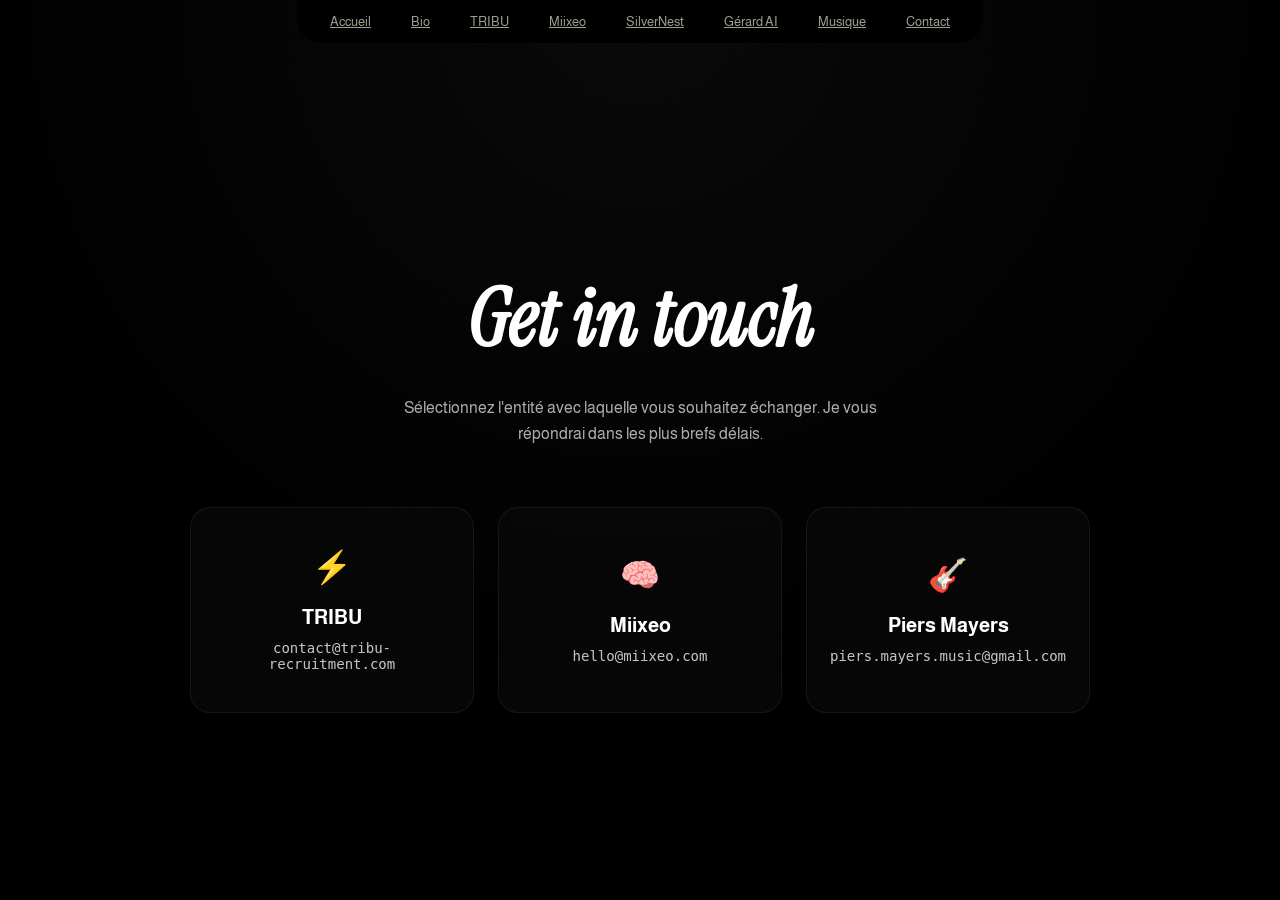
<file: contact.html>
<!DOCTYPE html>
<html lang="fr">
<head>
  <meta charset="UTF-8" />
  <meta name="viewport" content="width=device-width, initial-scale=1.0" />
  <title>Contact — Raphaël Paya</title>
  <meta name="description" content="Raphaël Paya, entrepreneur français. Fondateur de TRIBU (agence de recrutement IT boostée par l'IA) et Miixeo (SaaS recruteurs, dossiers candidats stratégiques). 28 000 abonnés LinkedIn. Musicien Piers Mayers." />
  <meta name="keywords" content="Raphaël Paya, Raphael Paya, TRIBU recrutement IT, Miixeo SaaS recruteurs, agence recrutement tech, logiciel recrutement, ATS, dossier candidat, soft skills DISC, matching candidat entreprise, recrutement IA, entrepreneur, Piers Mayers, LinkedIn" />
  <meta name="author" content="Raphaël Paya" />
  <link rel="canonical" href="https://raphaelpaya.com/contact" />
  <meta property="og:type" content="profile" />
  <meta property="og:title" content="Raphaël Paya — Entrepreneur, Recrutement IT & SaaS RH" />
  <meta property="og:description" content="Fondateur de TRIBU (recrutement IT + IA) et Miixeo (SaaS recruteurs). 28k LinkedIn. Musicien Piers Mayers." />
  <meta property="og:url" content="https://raphaelpaya.com/" />

  

  <link rel="preconnect" href="https://fonts.googleapis.com">
  <link rel="preconnect" href="https://fonts.gstatic.com" crossorigin>
  <link href="https://fonts.googleapis.com/css2?family=Almarai:wght@300;400;700;800&family=Instrument+Serif:ital@1&display=swap" rel="stylesheet">

  <style>
    /* =============================================
       RESET & GLOBAL
    ============================================= */
    *, *::before, *::after {
      font-family: 'Almarai', -apple-system, BlinkMacSystemFont, 'Segoe UI', sans-serif;
      box-sizing: border-box; margin: 0; padding: 0;
    }
    :root {
      --cream: #DEDBC8;
      --cream-alt: #E1E0CC;
      --bg: #000;
      --card: #101010;
      --feature: #212121;
      --tribu: #e8472a;
      --miixeo: #6c3fc5;
      --gray: #6b7280;
      --ease: cubic-bezier(0.16, 1, 0.3, 1);
      --ease2: cubic-bezier(0.22, 1, 0.36, 1);
    }
    html { scroll-behavior: smooth; }
    body {
      background: var(--bg);
      color: var(--cream-alt);
      -webkit-font-smoothing: antialiased;
      overflow-x: hidden;
    }

    /* =============================================
       NOISE TEXTURES
    ============================================= */
    .noise-overlay {
      position: absolute; inset: 0; pointer-events: none; z-index: 3;
      opacity: 0.7; mix-blend-mode: overlay;
      background-image: url("data:image/svg+xml,%3Csvg xmlns='http://www.w3.org/2000/svg' width='300' height='300'%3E%3Cfilter id='n'%3E%3CfeTurbulence type='fractalNoise' baseFrequency='0.85' numOctaves='3' stitchTiles='stitch'/%3E%3C/filter%3E%3Crect width='300' height='300' filter='url(%23n)'/%3E%3C/svg%3E");
      background-size: 300px 300px;
    }
    .bg-noise {
      position: absolute; inset: 0; pointer-events: none; z-index: 0; opacity: 0.15;
      background-image: url("data:image/svg+xml,%3Csvg xmlns='http://www.w3.org/2000/svg' width='200' height='200'%3E%3Cfilter id='n'%3E%3CfeTurbulence type='fractalNoise' baseFrequency='0.9' numOctaves='4' stitchTiles='stitch'/%3E%3C/filter%3E%3Crect width='200' height='200' filter='url(%23n)'/%3E%3C/svg%3E");
      background-size: 200px 200px;
    }

    /* =============================================
       NAVBAR — pill hanging from top
    ============================================= */
    nav {
      position: fixed; top: 0; left: 0; right: 0; z-index: 100;
      display: flex; justify-content: center; pointer-events: none;
    }
    .nav-pill {
      pointer-events: all;
      background: #000;
      border-radius: 0 0 22px 22px;
      padding: 10px 32px;
      display: flex; align-items: center; gap: 40px;
    }
    .nav-pill a {
      background: none; border: none; cursor: pointer;
      font-family: 'Almarai', sans-serif; font-size: 13px;
      color: rgba(225,224,204,0.7);
      transition: color 0.2s; padding: 4px 0; white-space: nowrap;
    }
    .nav-pill a:hover, .nav-pill a.active { color: #E1E0CC; }

    /* =============================================
       PAGE SYSTEM
    ============================================= */
    
    

    /* =============================================
       WORD PULL-UP ANIMATION
    ============================================= */
    .pw { display: inline-block; overflow: hidden; vertical-align: bottom; }
    .pw-i {
      display: inline-block;
      transform: translateY(115%);
      opacity: 0;
      transition: transform 0.9s var(--ease), opacity 0.5s ease;
    }
    .pr .pw-i { transform: translateY(0); opacity: 1; }

    /* =============================================
       HERO — full viewport, inset rounded
    ============================================= */
    #home-hero { height: 100vh; padding: 16px; position: relative; }
    .hero-box {
      position: relative; height: 100%;
      border-radius: 24px; overflow: hidden;
      background: #000;
    }
    /* Fallback animé visible quand la vidéo ne charge pas */
    .hero-fallback {
      position: absolute; top: 0; left: 0; right: 0; bottom: 0;
      z-index: 0;
      background: linear-gradient(125deg, #0a0a0a 0%, #0f0f1a 30%, #12192e 60%, #0a0f18 100%);
      background-size: 400% 400%;
      animation: gradshift 12s ease infinite;
    }
    @keyframes gradshift {
      0%   { background-position: 0% 50%; }
      50%  { background-position: 100% 50%; }
      100% { background-position: 0% 50%; }
    }
    .hero-video {
      position: absolute; top: 0; left: 0; right: 0; bottom: 0;
      width: 100%; height: 100%;
      object-fit: cover; z-index: 1;
    }
    .hero-grad {
      position: absolute; inset: 0; z-index: 2;
      background: linear-gradient(to bottom, rgba(0,0,0,0.25) 0%, transparent 40%, rgba(0,0,0,0.7) 100%);
    }
    .hero-content {
      position: absolute; bottom: 0; left: 0; right: 0; z-index: 5;
      padding: 0 36px 28px;
      display: grid; grid-template-columns: 8fr 4fr;
      align-items: flex-end; gap: 24px;
    }
    .hero-name {
      font-weight: 400;
      letter-spacing: -0.07em;
      line-height: 0.85;
      color: var(--cream-alt);
    }
    .hero-first { font-size: clamp(40px, 11vw, 11vw); display: block; }
    .hero-last  { font-size: clamp(72px, 24vw, 24vw); display: block; position: relative; }
    .hero-asterisk {
      font-size: 0.28em; position: absolute;
      top: 0.5em; right: -0.1em;
      opacity: 0; transition: opacity 0.5s ease 1.2s;
      font-weight: 300;
    }
    .hero-anim-done .hero-asterisk { opacity: 1; }

    .hero-right {
      display: flex; flex-direction: column; gap: 18px;
      padding-bottom: 6px;
    }
    .hero-desc {
      font-size: 13px; color: rgba(222,219,200,0.65);
      line-height: 1.35; font-weight: 300;
      opacity: 0; transform: translateY(20px);
      transition: opacity 0.8s ease 0.5s, transform 0.9s var(--ease) 0.5s;
    }
    .hero-cta {
      display: inline-flex; align-items: center; gap: 10px;
      background: var(--cream); border-radius: 999px;
      padding: 8px 8px 8px 20px; cursor: pointer; border: none;
      color: #000; font-family: 'Almarai', sans-serif;
      font-size: 14px; font-weight: 500;
      text-decoration: none; width: fit-content;
      opacity: 0; transform: translateY(20px);
      transition: opacity 0.8s ease 0.7s, transform 0.9s var(--ease) 0.7s, gap 0.2s ease;
    }
    .hero-cta:hover { gap: 14px; }
    .hero-cta-dot {
      background: #000; border-radius: 50%;
      width: 36px; height: 36px; flex-shrink: 0;
      display: flex; align-items: center; justify-content: center;
      transition: transform 0.2s ease;
    }
    .hero-cta:hover .hero-cta-dot { transform: scale(1.1); }
    .hero-cta-dot svg { width: 15px; height: 15px; stroke: var(--cream-alt); }
    .hero-in .hero-desc, .hero-in .hero-cta { opacity: 1; transform: translateY(0); }

    /* =============================================
       ABOUT — #101010 card, mixed typography
    ============================================= */
    .about-section { background: var(--bg); padding: 80px 24px; }
    .about-card {
      background: var(--card); border-radius: 24px;
      padding: 64px 48px; max-width: 1100px; margin: 0 auto; text-align: center;
    }
    .about-eyebrow {
      font-size: 10px; font-weight: 700; letter-spacing: 1.5px;
      text-transform: uppercase; color: var(--cream); margin-bottom: 36px;
    }
    .about-heading {
      font-size: clamp(26px, 4.5vw, 58px);
      line-height: 1.0; max-width: 850px; margin: 0 auto 40px;
      display: flex; flex-wrap: wrap; justify-content: center; align-items: baseline; gap: 0;
    }
    .serif-it {
      font-family: 'Instrument Serif', serif;
      font-style: italic; font-weight: 400;
    }
    .about-body {
      font-size: 14px; color: var(--cream-alt);
      line-height: 1.75; max-width: 680px; margin: 0 auto;
    }
    .achar { opacity: 0.15; display: inline; white-space: pre-wrap; }

    /* =============================================
       VENTURES / FEATURE GRID
    ============================================= */
    .ventures-section {
      background: var(--bg); padding: 80px 24px;
      position: relative; overflow: hidden; min-height: 100vh;
    }
    .section-hd { max-width: 1100px; margin: 0 auto 40px; }
    .s-line1 {
      font-size: clamp(20px, 2.8vw, 36px); font-weight: 400;
      color: var(--cream-alt); line-height: 1.1;
    }
    .s-line2 {
      font-size: clamp(18px, 2.4vw, 32px); font-weight: 400;
      color: var(--gray); line-height: 1.1;
    }
    .fgrid {
      display: grid; grid-template-columns: repeat(4, 1fr);
      gap: 8px; max-width: 1100px; margin: 0 auto;
      min-height: 480px;
    }
    .fc {
      border-radius: 18px; overflow: hidden; position: relative;
      opacity: 0; transform: scale(0.95);
      transition: opacity 0.6s var(--ease2), transform 0.6s var(--ease2);
    }
    .fc.vis { opacity: 1; transform: scale(1); }

    /* video card */
    .fc-vid video {
      position: absolute; inset: 0; width: 100%; height: 100%; object-fit: cover;
    }
    .fc-vid-overlay {
      position: absolute; inset: 0; z-index: 1;
      background: linear-gradient(to top, rgba(0,0,0,0.7) 0%, transparent 60%);
    }
    .fc-vid-label {
      position: absolute; bottom: 0; left: 0; right: 0;
      z-index: 2; padding: 20px;
      font-size: 15px; color: var(--cream-alt);
    }

    /* feature cards */
    .fc-feat {
      background: var(--feature);
      padding: 26px; display: flex; flex-direction: column; gap: 16px;
    }
    .fc-ico { width: 46px; height: 46px; border-radius: 10px; overflow: hidden; object-fit: cover; }
    .fc-num { font-size: 10px; color: var(--gray); font-weight: 700; letter-spacing: 1px; }
    .fc-title { font-size: 17px; font-weight: 600; color: var(--cream-alt); margin-top: -4px; }
    .fc-list { list-style: none; display: flex; flex-direction: column; gap: 9px; flex: 1; }
    .fc-list li {
      display: flex; align-items: flex-start; gap: 8px;
      font-size: 12px; color: #9ca3af; line-height: 1.4;
    }
    .ck { flex-shrink: 0; margin-top: 1px; }
    .ck svg { width: 13px; height: 13px; stroke: var(--cream); }
    .fc-more {
      display: inline-flex; align-items: center; gap: 4px;
      font-size: 12px; color: var(--cream); cursor: pointer;
      background: none; border: none; font-family: 'Almarai', sans-serif;
      padding: 0; transition: gap 0.2s;
    }
    .fc-more:hover { gap: 8px; }
    .fc-more svg { width: 13px; height: 13px; stroke: var(--cream); transform: rotate(-45deg); }

    /* =============================================
       LINKEDIN BANNER
    ============================================= */
    .li-section { background: var(--bg); padding: 0 24px 80px; }
    .li-card {
      max-width: 1100px; margin: 0 auto; background: linear-gradient(135deg, #0A66C2, #003b78);
      border-radius: 20px; padding: 48px;
      display: flex; align-items: flex-start; justify-content: space-between; gap: 40px;
      flex-wrap: wrap; box-shadow: 0 20px 40px rgba(10,102,194,0.15);
    }
    .li-card-content { flex: 1; min-width: 280px; }
    .li-card h3 { font-size: clamp(24px, 4vw, 36px); font-weight: 800; color: white; margin-bottom: 12px; letter-spacing: -0.02em; line-height: 1.1; }
    .li-card p { font-size: 15px; color: rgba(255,255,255,0.9); line-height: 1.6; margin-bottom: 32px; max-width: 600px; }
    .li-stats {
      display: grid; grid-template-columns: repeat(auto-fit, minmax(130px, 1fr)); gap: 24px 16px;
      margin-bottom: 12px;
    }
    .li-stat { display: flex; flex-direction: column; gap: 4px; }
    .li-stat-num { font-size: 26px; font-weight: 800; color: white; line-height: 1; margin-bottom: 2px; }
    .li-stat-lbl { font-size: 11px; font-weight: 600; color: rgba(255,255,255,0.7); text-transform: uppercase; letter-spacing: 0.5px; }
    .li-stat-lbl a { color: rgba(255,255,255,0.8); transition: color 0.2s; text-decoration: underline; }
    .li-stat-lbl a:hover { color: white; }

    /* =============================================
       MUSIC
    ============================================= */
    .music-section { background: var(--bg); padding: 0 24px 80px; }
    .music-card {
      max-width: 1100px; margin: 0 auto;
      background: linear-gradient(135deg, #110e17, #1b0f19, #110816);
      border-radius: 24px; padding: 56px;
      display: grid; grid-template-columns: 1.2fr 1fr;
      gap: 56px; align-items: center; position: relative; overflow: hidden;
      border: 1px solid rgba(255,255,255,0.04);
    }
    .music-content { position: relative; z-index: 2; }
    .music-card h3 { font-size: clamp(38px, 6vw, 64px); font-weight: 400; font-family: 'Instrument Serif', serif; font-style: italic; color: white; margin-bottom: 18px; letter-spacing: 0; line-height: 1.1; }
    .music-desc { font-size: 15px; color: rgba(255,255,255,0.65); line-height: 1.7; margin-bottom: 32px; }
    .music-desc strong { color: rgba(255,255,255,0.9); font-weight: 600; }
    .music-plat { display: flex; gap: 10px; flex-wrap: wrap; }
    .plt {
      padding: 10px 20px; border-radius: 999px; font-size: 14px; font-weight: 600;
      text-decoration: none; background: rgba(255,255,255,0.06); color: white;
      border: 1px solid rgba(255,255,255,0.1); transition: background 0.2s, border-color 0.2s;
      font-family: 'Almarai', sans-serif; display: inline-flex; align-items: center; gap: 8px;
    }
    .plt:hover { background: rgba(255,255,255,0.12); border-color: rgba(255,255,255,0.25); }
    .music-visual {
      position: relative; z-index: 1; aspect-ratio: 1; max-height: 340px; margin: 0 auto;
      display: flex; align-items: center; justify-content: center;
      background: rgba(255,255,255,0.02); border-radius: 40px; border: 1px solid rgba(255,255,255,0.04);
      font-size: 100px; width: 100%; box-shadow: inset 0 0 80px rgba(0,0,0,0.5);
    }
    .music-visual::before {
      content: ''; position: absolute; width: 60%; height: 60%; border-radius: 50%;
      background: linear-gradient(45deg, #a855f7, #ec4899, #f43f5e); filter: blur(70px); opacity: 0.3;
      animation: pulseMusic 6s ease-in-out infinite alternate;
    }
    @keyframes pulseMusic {
      0% { transform: scale(1) translate(0, 0); opacity: 0.25; }
      100% { transform: scale(1.15) translate(15px, -15px); opacity: 0.45; }
    }

    /* =============================================
       CONTACT
    ============================================= */
    .contact-section {
      background: var(--bg); padding: 40px 24px 120px; text-align: center;
    }
    .contact-section h2 {
      font-size: clamp(26px, 4vw, 48px); font-weight: 700;
      letter-spacing: -0.05em; margin-bottom: 12px; color: var(--cream-alt);
    }
    .contact-section p { font-size: 16px; color: var(--gray); margin-bottom: 32px; }
    .cbtns { display: flex; justify-content: center; gap: 10px; flex-wrap: wrap; }

    /* =============================================
       BUTTONS
    ============================================= */
    .btn {
      display: inline-flex; align-items: center; gap: 6px;
      border-radius: 999px; padding: 10px 22px;
      font-family: 'Almarai', sans-serif; font-size: 14px; font-weight: 500;
      cursor: pointer; border: none; text-decoration: none;
      transition: transform 0.2s, background 0.2s;
    }
    .btn:hover { transform: scale(1.02); }
    .btn-cream { background: var(--cream); color: #000; }
    .btn-dark {
      background: rgba(255,255,255,0.07); color: var(--cream-alt);
      border: 1px solid rgba(255,255,255,0.1);
    }
    .btn-dark:hover { background: rgba(255,255,255,0.12); }
    .btn-white { background: white; }
    .btn-tribu { background: var(--tribu); color: white; }
    .btn-tribu:hover { background: #c73619; }
    .btn-miixeo { background: var(--miixeo); color: white; }
    .btn-miixeo:hover { background: #4a1fa8; }

    /* =============================================
       DARK CARDS (feature pages)
    ============================================= */
    .dark-section { background: var(--bg); padding: 80px 24px; }
    .dsi { max-width: 1100px; margin: 0 auto; }
    .s-label {
      font-size: 10px; font-weight: 700; letter-spacing: 1.5px;
      text-transform: uppercase; margin-bottom: 10px;
    }
    .s-title {
      font-size: clamp(22px, 3.2vw, 40px); font-weight: 700;
      letter-spacing: -0.04em; color: var(--cream-alt);
      margin-bottom: 8px;
    }
    .s-sub { font-size: 15px; color: var(--gray); line-height: 1.6; max-width: 540px; }
    .dgrid {
      display: grid; grid-template-columns: repeat(3, 1fr);
      gap: 10px; margin-top: 44px;
    }
    .dc {
      background: var(--feature); border-radius: 18px; padding: 26px;
      opacity: 0; transform: scale(0.96);
      transition: opacity 0.6s var(--ease2), transform 0.6s var(--ease2);
    }
    .dc.vis { opacity: 1; transform: scale(1); }
    .dc-ico { font-size: 26px; margin-bottom: 14px; }
    .dc h3 { font-size: 16px; font-weight: 600; color: var(--cream-alt); margin-bottom: 8px; letter-spacing: -0.02em; }
    .dc p { font-size: 13px; color: var(--gray); line-height: 1.6; }

    /* =============================================
       TRIBU PAGE — Tropical / Organic / Forest
    ============================================= */
    #page-tribu { background: #050e07; }

    /* Hero */
    .t-hero { height: 100vh; padding: 16px; }
    .t-hero-box {
      position: relative; height: 100%;
      border-radius: 24px; overflow: hidden;
      background: #050e07;
    }
    .t-hero-fallback {
      position: absolute; top:0;left:0;right:0;bottom:0; z-index: 0;
      background: linear-gradient(160deg, #050e07 0%, #091a0b 45%, #060f08 100%);
      background-size: 300% 300%;
      animation: tgs 20s ease infinite;
    }
    @keyframes tgs {
      0%,100% { background-position: 0% 50%; }
      50%      { background-position: 100% 50%; }
    }
    .t-hero-vid {
      position: absolute; top:0;left:0;right:0;bottom:0;
      width:100%; height:100%; object-fit:cover; z-index:1;
    }
    .t-hero-grad {
      position:absolute;top:0;left:0;right:0;bottom:0; z-index:2;
      background: linear-gradient(to bottom,
        rgba(5,14,7,0.2) 0%,
        transparent 35%,
        rgba(5,14,7,0.85) 100%);
    }
    .t-hero-content {
      position:absolute; bottom:0;left:0;right:0; z-index:5;
      padding: 0 36px 28px;
      display:grid; grid-template-columns: 8fr 4fr;
      align-items:flex-end; gap:24px;
    }
    .t-name {
      font-size: clamp(80px, 22vw, 22vw);
      font-weight: 300; letter-spacing: -0.06em;
      line-height: 0.85; color: #e4e1d2;
    }
    .t-hero-right { display:flex; flex-direction:column; gap:16px; padding-bottom:6px; }
    .t-hero-eyebrow {
      font-size: 10px; font-weight: 700; letter-spacing: 1.8px;
      text-transform: uppercase; color: #7ab893;
    }
    .t-hero-desc {
      font-size:13px; color:rgba(228,225,210,0.62);
      line-height:1.4; font-weight:300;
      opacity:0; transform:translateY(20px);
      transition:opacity .8s ease .5s, transform .9s var(--ease) .5s;
    }
    .t-cta {
      display:inline-flex; align-items:center; gap:10px;
      background:#e4e1d2; border-radius:999px;
      padding:8px 8px 8px 20px; cursor:pointer; border:none;
      color:#050e07; font-family:'Almarai',sans-serif;
      font-size:14px; font-weight:500; text-decoration:none;
      width:fit-content;
      opacity:0; transform:translateY(20px);
      transition:opacity .8s ease .7s, transform .9s var(--ease) .7s, gap .2s ease;
    }
    .t-cta:hover { gap:14px; }
    .t-cta-dot {
      background:#050e07; border-radius:50%;
      width:36px; height:36px; flex-shrink:0;
      display:flex; align-items:center; justify-content:center;
      transition:transform .2s;
    }
    .t-cta:hover .t-cta-dot { transform:scale(1.1); }
    .t-cta-dot svg { width:15px; height:15px; stroke:#e4e1d2; }
    .t-hero-in .t-hero-desc, .t-hero-in .t-cta { opacity:1; transform:translateY(0); }

    /* Sections */
    .t-section { background:#050e07; padding:80px 24px; }
    .t-inner { max-width:1100px; margin:0 auto; }
    .t-eyebrow {
      font-size:10px; font-weight:700; letter-spacing:1.8px;
      text-transform:uppercase; color:#7ab893; margin-bottom:10px;
    }
    .t-h2 {
      font-size:clamp(24px,3.5vw,44px); font-weight:400;
      letter-spacing:-0.04em; color:#e4e1d2; line-height:1.05;
    }
    .t-body { font-size:15px; color:#7a9482; line-height:1.75; }

    /* Intro split */
    .t-intro {
      display:grid; grid-template-columns:1fr 1fr; gap:64px;
      padding-bottom:72px; border-bottom:1px solid rgba(122,184,147,0.1);
    }

    /* 3×2 feature grid */
    .t-grid {
      display:grid; grid-template-columns:repeat(3,1fr);
      gap:2px; margin-top:48px; border-radius:20px; overflow:hidden;
    }
    .t-card {
      background:#0e1d10; padding:32px 28px;
      opacity:0; transform:translateY(14px);
      transition:opacity .6s var(--ease2), transform .6s var(--ease2);
    }
    .t-card.vis { opacity:1; transform:translateY(0); }
    .t-card-num {
      font-size:10px; font-weight:700; letter-spacing:1px; color:#3d7a54;
      margin-bottom:18px; display:flex; align-items:center; gap:10px;
    }
    .t-card-num::after { content:''; flex:1; height:1px; background:rgba(61,122,84,0.28); }
    .t-card h3 {
      font-size:16px; font-weight:600; color:#e4e1d2;
      margin-bottom:10px; letter-spacing:-0.02em;
    }
    .t-card p { font-size:13px; color:#7a9482; line-height:1.65; }

    /* DISC */
    .t-disc {
      display:grid; grid-template-columns:1fr 1fr; gap:48px;
      background:#091408; border-radius:20px; padding:48px;
      border:1px solid rgba(61,122,84,0.14); margin-top:72px;
    }
    .t-disc-row {
      display:flex; align-items:flex-start; gap:16px;
      padding:14px 0; border-bottom:1px solid rgba(122,184,147,0.08);
    }
    .t-disc-row:last-child { border-bottom:none; padding-bottom:0; }
    .t-disc-letter {
      font-size:20px; font-weight:800; color:#3d7a54;
      flex-shrink:0; width:24px; line-height:1.4;
    }
    .t-disc-row strong { display:block; font-size:13px; color:#e4e1d2; margin-bottom:3px; font-weight:600; }
    .t-disc-row span { font-size:12px; color:#7a9482; line-height:1.45; }

    /* Tags */
    .t-tags { display:flex; flex-wrap:wrap; gap:8px; margin-top:28px; }
    .t-tag {
      background:#0e1d10; border:1px solid rgba(61,122,84,0.22);
      border-radius:999px; padding:7px 16px; font-size:13px; color:#e4e1d2;
      transition:border-color .2s, color .2s;
    }
    .t-tag:hover { border-color:rgba(61,122,84,0.55); color:#7ab893; }

    /* CTA bottom */
    .t-cta-bottom {
      background:#050e07; padding:0 24px 100px; text-align:center;
    }
    .t-cta-bottom h2 {
      font-size:clamp(26px,4vw,48px); font-weight:700;
      letter-spacing:-0.05em; margin-bottom:12px; color:#e4e1d2;
    }
    .t-cta-bottom p { font-size:16px; color:#7a9482; margin-bottom:32px; }
    .btn-forest { background:#3d7a54; color:white; }
    .btn-forest:hover { background:#2d5a3d; }
    .btn-t-dark {
      background:rgba(255,255,255,0.05); color:#e4e1d2;
      border:1px solid rgba(122,184,147,0.15);
    }
    .btn-t-dark:hover { background:rgba(255,255,255,0.09); }

    /* =============================================
       MIIXEO PAGE — White / Purple-Magenta
    ============================================= */
    #page-miixeo { background: #fff; }

    /* Hero */
    .m-hero { height: 100vh; padding: 16px; }
    .m-hero-box {
      position: relative; height: 100%;
      border-radius: 24px; overflow: hidden;
      background: #0d0015;
    }
    .m-hero-fallback {
      position: absolute; top:0;left:0;right:0;bottom:0; z-index: 0;
      background: linear-gradient(160deg, #0d0015 0%, #200040 35%, #380060 70%, #1a0035 100%);
      background-size: 300% 300%;
      animation: mgs 18s ease infinite;
    }
    @keyframes mgs {
      0%,100% { background-position: 0% 50%; }
      33%      { background-position: 100% 0%; }
      66%      { background-position: 50% 100%; }
    }
    .m-hero-vid {
      position: absolute; top:0;left:0;right:0;bottom:0;
      width:100%; height:100%; object-fit:cover; z-index:1;
    }
    .m-hero-grad {
      position:absolute;top:0;left:0;right:0;bottom:0; z-index:2;
      background: linear-gradient(to bottom,
        rgba(13,0,21,0.2) 0%,
        transparent 35%,
        rgba(13,0,21,0.85) 100%);
    }
    .m-hero-content {
      position:absolute; bottom:0;left:0;right:0; z-index:5;
      padding: 0 36px 28px;
      display:grid; grid-template-columns: 8fr 4fr;
      align-items:flex-end; gap:24px;
    }
    .m-name {
      font-size: clamp(80px, 22vw, 22vw);
      font-weight: 300; letter-spacing: -0.06em;
      line-height: 0.85; color: #fff;
    }
    .m-hero-right { display:flex; flex-direction:column; gap:16px; padding-bottom:6px; }
    .m-hero-eyebrow {
      font-size: 10px; font-weight: 700; letter-spacing: 1.8px;
      text-transform: uppercase;
      background: linear-gradient(135deg, #c084fc, #f472b6);
      -webkit-background-clip: text; -webkit-text-fill-color: transparent; background-clip: text;
    }
    .m-hero-desc {
      font-size:13px; color:rgba(255,255,255,0.65);
      line-height:1.4; font-weight:300;
      opacity:0; transform:translateY(20px);
      transition:opacity .8s ease .5s, transform .9s var(--ease) .5s;
    }
    .m-cta {
      display:inline-flex; align-items:center; gap:10px;
      background:#fff; border-radius:999px;
      padding:8px 8px 8px 20px; cursor:pointer; border:none;
      color:#6c3fc5; font-family:'Almarai',sans-serif;
      font-size:14px; font-weight:600; text-decoration:none;
      width:fit-content;
      opacity:0; transform:translateY(20px);
      transition:opacity .8s ease .7s, transform .9s var(--ease) .7s, gap .2s ease;
    }
    .m-cta:hover { gap:14px; }
    .m-cta-dot {
      background: linear-gradient(135deg, #6c3fc5, #ec4899);
      border-radius:50%;
      width:36px; height:36px; flex-shrink:0;
      display:flex; align-items:center; justify-content:center;
      transition:transform .2s;
    }
    .m-cta:hover .m-cta-dot { transform:scale(1.1); }
    .m-cta-dot svg { width:15px; height:15px; stroke:#fff; }
    .m-hero-in .m-hero-desc, .m-hero-in .m-cta { opacity:1; transform:translateY(0); }

    /* Sections */
    .m-section { background:#fff; padding:80px 24px; }
    .m-inner { max-width:1100px; margin:0 auto; }
    .m-eyebrow {
      font-size:10px; font-weight:700; letter-spacing:1.8px;
      text-transform:uppercase; margin-bottom:10px;
      background: linear-gradient(135deg, #6c3fc5, #ec4899);
      -webkit-background-clip: text; -webkit-text-fill-color: transparent; background-clip: text;
      display: inline-block;
    }
    .m-h2 {
      font-size:clamp(24px,3.5vw,44px); font-weight:400;
      letter-spacing:-0.04em; color:#111; line-height:1.05;
    }
    .m-body { font-size:15px; color:#6b7280; line-height:1.75; }

    /* Intro split */
    .m-intro {
      display:grid; grid-template-columns:1fr 1fr; gap:64px;
      padding-bottom:72px; border-bottom:1px solid rgba(108,63,197,0.1);
    }

    /* 3×2 feature grid */
    .m-grid {
      display:grid; grid-template-columns:repeat(3,1fr);
      gap:2px; margin-top:48px; border-radius:20px; overflow:hidden;
    }
    .m-card {
      background:#f5f3ff; padding:32px 28px;
      opacity:0; transform:translateY(14px);
      transition:opacity .6s var(--ease2), transform .6s var(--ease2);
    }
    .m-card.vis { opacity:1; transform:translateY(0); }
    .m-card-num {
      font-size:10px; font-weight:700; letter-spacing:1px;
      margin-bottom:18px; display:flex; align-items:center; gap:10px;
      background: linear-gradient(135deg, #6c3fc5, #ec4899);
      -webkit-background-clip: text; -webkit-text-fill-color: transparent; background-clip: text;
    }
    .m-card-num::after { content:''; flex:1; height:1px; background:rgba(108,63,197,0.18); }
    .m-card h3 {
      font-size:16px; font-weight:600; color:#111;
      margin-bottom:10px; letter-spacing:-0.02em;
    }
    .m-card p { font-size:13px; color:#6b7280; line-height:1.65; }

    /* Feature box (3 steps) */
    .m-feature-box {
      display:grid; grid-template-columns:1fr 1fr; gap:48px;
      background: linear-gradient(135deg, #f5f3ff 0%, #fdf2f8 100%);
      border-radius:20px; padding:48px;
      border:1px solid rgba(108,63,197,0.1); margin-top:72px;
    }
    .m-steps { display:flex; flex-direction:column; }
    .m-step {
      display:flex; gap:20px; align-items:flex-start;
      padding:18px 0; border-bottom:1px solid rgba(108,63,197,0.08);
    }
    .m-step:last-child { border-bottom:none; }
    .m-step-num {
      font-size:11px; font-weight:700; letter-spacing:1px; flex-shrink:0;
      padding-top:2px; min-width:22px;
      background: linear-gradient(135deg, #6c3fc5, #ec4899);
      -webkit-background-clip: text; -webkit-text-fill-color: transparent; background-clip: text;
    }
    .m-step h4 { font-size:14px; font-weight:600; color:#111; margin-bottom:4px; }
    .m-step p { font-size:13px; color:#6b7280; line-height:1.5; }

    /* Tags */
    .m-tags { display:flex; flex-wrap:wrap; gap:8px; margin-top:28px; }
    .m-tag {
      background:#f5f3ff; border:1px solid rgba(108,63,197,0.18);
      border-radius:999px; padding:7px 16px; font-size:13px; color:#6c3fc5;
      transition:border-color .2s, background .2s;
    }
    .m-tag:hover { background:#ede9fe; border-color:rgba(108,63,197,0.4); }

    /* CTA bottom */
    .m-cta-bottom {
      background:#fff; padding:0 24px 100px; text-align:center;
    }
    .m-cta-bottom h2 {
      font-size:clamp(26px,4vw,48px); font-weight:700;
      letter-spacing:-0.05em; margin-bottom:12px; color:#111;
    }
    .m-cta-bottom p { font-size:16px; color:#6b7280; margin-bottom:32px; }
    .btn-miixeo-grad {
      background: linear-gradient(135deg, #6c3fc5, #a855f7, #ec4899);
      color: white;
    }
    .btn-miixeo-grad:hover { opacity: 0.88; }
    .btn-m-light {
      background: rgba(108,63,197,0.07); color: #6c3fc5;
      border: 1px solid rgba(108,63,197,0.2);
    }
    .btn-m-light:hover { background: rgba(108,63,197,0.13); }

    /* =============================================
       BIO PAGE
    ============================================= */
    #page-bio { background: var(--bg); }

    /* Hero */
    .bio-hero {
      min-height: 100vh; padding: 140px 24px 80px;
      display: flex; align-items: center;
      position: relative; overflow: hidden;
    }
    .bio-hero::before {
      content: ''; position: absolute; inset: 0;
      background: radial-gradient(ellipse at 25% 70%, rgba(108,63,197,0.055) 0%, transparent 50%),
                  radial-gradient(ellipse at 75% 20%, rgba(61,122,84,0.035) 0%, transparent 45%);
    }
    .bio-hero-inner {
      max-width: 1100px; margin: 0 auto; width: 100%;
      position: relative; z-index: 1;
    }
    .bio-label {
      font-size: 10px; font-weight: 700; letter-spacing: 2px;
      text-transform: uppercase; color: var(--gray);
      margin-bottom: 28px; display: flex; align-items: center; gap: 12px;
    }
    .bio-label::before { content: ''; display: block; width: 32px; height: 1px; background: var(--gray); }
    .bio-h1 {
      font-size: clamp(56px, 9vw, 120px); font-weight: 800;
      letter-spacing: -0.06em; line-height: 0.88; color: var(--cream);
      margin-bottom: 32px;
    }
    .bio-h1 em { font-style: italic; font-family: 'Instrument Serif', serif; font-weight: 400; }
    .bio-tagline {
      font-size: clamp(14px, 1.5vw, 17px); color: var(--gray);
      line-height: 1.7; max-width: 580px; margin-bottom: 64px;
    }
    .bio-stats {
      display: flex; gap: 48px; flex-wrap: wrap;
      padding-top: 44px; border-top: 1px solid rgba(255,255,255,0.07);
    }
    .bio-stat-num {
      font-size: clamp(30px, 4.5vw, 52px); font-weight: 800;
      letter-spacing: -0.06em; color: var(--cream); line-height: 1;
    }
    .bio-stat-num sup { font-size: 0.38em; vertical-align: super; font-weight: 400; color: var(--gray); }
    .bio-stat-label {
      font-size: 11px; color: var(--gray); margin-top: 7px;
      line-height: 1.4; max-width: 110px;
    }

    /* Timeline section */
    .bio-timeline-section { padding: 80px 24px; position: relative; }
    .bio-tl-inner { max-width: 1100px; margin: 0 auto; }
    .bio-tl-header { margin-bottom: 72px; }
    .bio-tl-eyebrow {
      font-size: 10px; font-weight: 700; letter-spacing: 2px;
      text-transform: uppercase; color: var(--gray); margin-bottom: 16px;
    }
    .bio-tl-h2 {
      font-size: clamp(28px, 4.5vw, 56px); font-weight: 400;
      letter-spacing: -0.05em; color: var(--cream); line-height: 1.0;
    }
    .bio-tl-h2 em { font-style: italic; font-family: 'Instrument Serif', serif; font-weight: 400; }

    /* Timeline rail */
    .bio-tl { position: relative; padding-left: 28px; }
    .bio-tl::before {
      content: ''; position: absolute; left: 0; top: 8px; bottom: 0;
      width: 1px; background: rgba(255,255,255,0.07);
    }
    .bio-tl-item {
      position: relative; padding: 0 0 56px 48px;
      opacity: 0; transform: translateX(-16px);
      transition: opacity 0.7s var(--ease2), transform 0.7s var(--ease2);
    }
    .bio-tl-item.vis { opacity: 1; transform: translateX(0); }
    .bio-tl-item::before {
      content: ''; position: absolute;
      left: -5px; top: 9px;
      width: 10px; height: 10px; border-radius: 50%;
      background: var(--bg); border: 1.5px solid rgba(255,255,255,0.18);
      transition: border-color 0.4s, background 0.4s, box-shadow 0.4s;
    }
    .bio-tl-item.vis::before { border-color: var(--cream-alt); background: var(--cream-alt); }
    .bio-tl-item.tl-highlight::before {
      border-color: #a78bfa; background: #a78bfa;
    }
    .bio-tl-item.tl-highlight.vis::before {
      box-shadow: 0 0 14px rgba(167,139,250,0.5);
    }
    .bio-tl-date {
      font-size: 10px; font-weight: 700; letter-spacing: 1.5px;
      text-transform: uppercase; color: var(--gray); margin-bottom: 10px;
      display: flex; align-items: center; gap: 10px; flex-wrap: wrap;
    }
    .bio-tl-city {
      background: rgba(255,255,255,0.06); border-radius: 999px;
      padding: 2px 10px; font-size: 10px; letter-spacing: 0.5px;
      color: var(--cream-alt); font-weight: 600;
    }
    .bio-tl-role {
      font-size: clamp(16px, 2vw, 22px); font-weight: 600;
      letter-spacing: -0.03em; color: var(--cream);
      margin-bottom: 5px; line-height: 1.2;
    }
    .bio-tl-company { font-size: 12px; color: var(--gray); margin-bottom: 13px; font-weight: 500; }
    .bio-tl-desc {
      font-size: 13px; color: var(--gray); line-height: 1.75;
      max-width: 640px;
    }
    .bio-tl-badge {
      display: inline-block; margin-top: 14px;
      background: rgba(167,139,250,0.1); border: 1px solid rgba(167,139,250,0.22);
      border-radius: 999px; padding: 4px 13px;
      font-size: 10px; font-weight: 700; letter-spacing: 1px;
      text-transform: uppercase; color: #a78bfa;
    }

    /* Stats grid */
    .bio-xp-section {
      padding: 80px 24px;
      border-top: 1px solid rgba(255,255,255,0.04);
    }
    .bio-xp-inner { max-width: 1100px; margin: 0 auto; }
    .bio-xp-grid {
      display: grid; grid-template-columns: repeat(3, 1fr);
      gap: 2px; margin-top: 48px; border-radius: 20px; overflow: hidden;
    }
    .bio-xp-card {
      background: var(--card); padding: 32px 28px;
      opacity: 0; transform: translateY(12px);
      transition: opacity 0.6s var(--ease2), transform 0.6s var(--ease2);
    }
    .bio-xp-card.vis { opacity: 1; transform: translateY(0); }
    .bio-xp-n {
      font-size: clamp(36px, 5vw, 56px); font-weight: 800;
      letter-spacing: -0.07em; color: var(--cream); line-height: 1; margin-bottom: 6px;
    }
    .bio-xp-n sup { font-size: 0.35em; vertical-align: super; font-weight: 400; color: var(--gray); }
    .bio-xp-lbl { font-size: 12px; color: var(--gray); line-height: 1.5; }

    /* Music */
    .bio-music { padding: 80px 24px; border-top: 1px solid rgba(255,255,255,0.04); }
    .bio-music-inner { max-width: 1100px; margin: 0 auto; }
    .bio-music-card {
      background: var(--card); border-radius: 20px; padding: 48px;
      display: grid; grid-template-columns: 1fr 1fr; gap: 48px; align-items: center;
    }
    .bio-music-eyebrow {
      font-size: 10px; font-weight: 700; letter-spacing: 2px;
      text-transform: uppercase; color: var(--gray); margin-bottom: 16px;
    }
    .bio-music-h3 {
      font-size: clamp(26px, 3.5vw, 46px); font-weight: 800;
      letter-spacing: -0.05em; color: var(--cream); margin-bottom: 18px; line-height: 1;
    }
    .bio-music-h3 em { font-style: italic; font-family: 'Instrument Serif', serif; font-weight: 400; }
    .bio-music-p { font-size: 14px; color: var(--gray); line-height: 1.75; margin-bottom: 26px; }
    .bio-music-links { display: flex; gap: 8px; flex-wrap: wrap; }
    .bio-plt {
      background: rgba(255,255,255,0.06); border-radius: 999px;
      padding: 8px 18px; font-size: 12px; color: var(--cream-alt);
      text-decoration: none; border: 1px solid rgba(255,255,255,0.08);
      transition: background 0.2s, border-color 0.2s;
    }
    .bio-plt:hover { background: rgba(255,255,255,0.1); border-color: rgba(255,255,255,0.16); }
    .bio-music-visual {
      background: rgba(255,255,255,0.03); border-radius: 16px;
      aspect-ratio: 1; display: flex; align-items: center; justify-content: center;
      border: 1px solid rgba(255,255,255,0.06); flex-direction: column; gap: 12px;
    }
    .bio-music-wave {
      display: flex; align-items: flex-end; gap: 4px; height: 48px;
    }
    .bio-music-wave span {
      display: block; width: 4px; background: var(--cream-alt);
      border-radius: 2px; opacity: 0.6;
      animation: waveAnim 1.4s ease-in-out infinite;
    }
    .bio-music-wave span:nth-child(1) { height: 16px; animation-delay: 0s; }
    .bio-music-wave span:nth-child(2) { height: 32px; animation-delay: 0.15s; }
    .bio-music-wave span:nth-child(3) { height: 48px; animation-delay: 0.3s; }
    .bio-music-wave span:nth-child(4) { height: 24px; animation-delay: 0.45s; }
    .bio-music-wave span:nth-child(5) { height: 40px; animation-delay: 0.6s; }
    .bio-music-wave span:nth-child(6) { height: 20px; animation-delay: 0.75s; }
    .bio-music-wave span:nth-child(7) { height: 36px; animation-delay: 0.9s; }
    @keyframes waveAnim {
      0%, 100% { transform: scaleY(1); opacity: 0.6; }
      50% { transform: scaleY(0.35); opacity: 0.2; }
    }
    .bio-music-meta { font-size: 12px; color: var(--gray); text-align: center; line-height: 1.6; }

    /* Vision */
    .bio-vision { padding: 80px 24px 120px; border-top: 1px solid rgba(255,255,255,0.04); }
    .bio-vision-inner { max-width: 1100px; margin: 0 auto; }
    .bio-vision-quote {
      font-size: clamp(18px, 2.5vw, 32px);
      font-style: italic; font-family: 'Instrument Serif', serif; font-weight: 400;
      color: var(--cream-alt); line-height: 1.3; letter-spacing: -0.02em;
      max-width: 760px; margin: 32px auto 64px; text-align: center;
    }
    .bio-ventures {
      display: grid; grid-template-columns: repeat(4, 1fr); gap: 12px;
    }
    .bio-venture {
      background: var(--card); border-radius: 16px; padding: 26px;
      border: 1px solid rgba(255,255,255,0.04);
      opacity: 0; transform: translateY(10px);
      transition: opacity 0.6s var(--ease2), transform 0.6s var(--ease2);
    }
    .bio-venture.vis { opacity: 1; transform: translateY(0); }
    .bio-venture-status {
      font-size: 9px; font-weight: 700; letter-spacing: 1.5px;
      text-transform: uppercase; margin-bottom: 12px; display: inline-flex;
      align-items: center; gap: 6px;
    }
    .bio-venture-status.live { color: #4ade80; }
    .bio-venture-status.live::before {
      content: ''; display: block; width: 6px; height: 6px;
      border-radius: 50%; background: #4ade80;
      animation: pulse 2s ease-in-out infinite;
    }
    @keyframes pulse {
      0%, 100% { opacity: 1; } 50% { opacity: 0.3; }
    }
    .bio-venture-status.soon { color: var(--gray); }
    .bio-venture h4 {
      font-size: 15px; font-weight: 700; color: var(--cream);
      letter-spacing: -0.03em; margin-bottom: 7px;
    }
    .bio-venture p { font-size: 12px; color: var(--gray); line-height: 1.55; }

    /* =============================================
       FOOTER
    ============================================= */
    footer {
      border-top: 1px solid rgba(255,255,255,0.06);
      padding: 26px 24px; text-align: center;
      font-size: 12px; color: #4b5563;
    }
    footer a { color: #4b5563; text-decoration: none; margin: 0 8px; transition: color 0.2s; }
    footer a:hover { color: var(--cream-alt); }

    /* =============================================
       RESPONSIVE
    ============================================= */
    @media (max-width: 900px) {
      .fgrid { grid-template-columns: repeat(2, 1fr); min-height: auto; }
      .dgrid { grid-template-columns: repeat(2, 1fr); }
    }
    @media (max-width: 640px) {
      .nav-pill { gap: 14px; padding: 8px 16px; }
      .nav-pill a { font-size: 11px; }
      #home-hero { padding: 10px; }
      .hero-content { grid-template-columns: 1fr; padding: 0 20px 20px; }
      .hero-right { display: none; }
      .hero-first { font-size: 16vw; }
      .hero-last { font-size: 34vw; }
      .about-card { padding: 36px 20px; }
      .fgrid { grid-template-columns: 1fr; }
      .dgrid { grid-template-columns: 1fr; }
      .li-card { padding: 36px 20px; flex-direction: column; text-align: left; }
      .li-card a.btn { align-self: flex-start !important; margin-top: 16px; }
      /* Bio mobile */
      .bio-stats { gap: 28px; }
      .bio-xp-grid { grid-template-columns: 1fr 1fr; }
      .bio-music-card { grid-template-columns: 1fr; }
      .bio-music-visual { display: none; }
      .bio-ventures { grid-template-columns: 1fr 1fr; }
      .bio-tl-item { padding-left: 28px; }
      /* Miixeo mobile */
      .m-hero { padding: 10px; }
      .m-hero-content { grid-template-columns: 1fr; padding: 0 20px 20px; }
      .m-hero-right { display: none; }
      .m-name { font-size: 34vw; }
      .m-intro { grid-template-columns: 1fr; gap: 32px; }
      .m-grid { grid-template-columns: 1fr; }
      .m-feature-box { grid-template-columns: 1fr; gap: 32px; padding: 32px 22px; }
      .music-card { grid-template-columns: 1fr; padding: 40px 24px; gap: 40px; }
      .music-visual { display: flex; max-height: 250px; border-radius: 24px; }
      /* TRIBU mobile */
      .t-hero { padding: 10px; }
      .t-hero-content { grid-template-columns: 1fr; padding: 0 20px 20px; }
      .t-hero-right { display: none; }
      .t-name { font-size: 34vw; }
      .t-intro { grid-template-columns: 1fr; gap: 32px; }
      .t-grid { grid-template-columns: 1fr; }
      .t-disc { grid-template-columns: 1fr; gap: 32px; padding: 32px 22px; }
    }
  
    /* CONTACT PAGE CUSTOM CSS */
    .c-hero {
      position: relative; padding: 160px 24px 80px; min-height: 100vh;
      display: flex; flex-direction: column; align-items: center; justify-content: center;
      background: radial-gradient(circle at top, rgba(255, 255, 255, 0.03) 0%, transparent 60%);
    }
    .c-title {
      font-size: clamp(48px, 8vw, 80px); font-family: 'Instrument Serif', serif; font-style: italic; color: white;
      margin-bottom: 24px; text-align: center;
    }
    .c-subtitle { font-size: 16px; color: rgba(255,255,255,0.6); max-width: 500px; text-align: center; margin-bottom: 60px; line-height: 1.6; }
    
    .c-grid {
      display: grid; grid-template-columns: repeat(auto-fit, minmax(280px, 1fr)); gap: 24px;
      max-width: 900px; width: 100%; position: relative; z-index: 2;
    }
    
    .c-card {
      background: rgba(255,255,255,0.02); border: 1px solid rgba(255,255,255,0.05);
      border-radius: 20px; padding: 40px 32px; text-align: center;
      transition: transform 0.3s cubic-bezier(0.16, 1, 0.3, 1), background 0.3s;
      display: flex; flex-direction: column; align-items: center; justify-content: center;
      text-decoration: none; position: relative; overflow: hidden;
    }
    
    .c-card::before {
      content: ''; position: absolute; inset: 0; background: radial-gradient(circle at center, var(--c-accent), transparent 70%);
      opacity: 0; transition: opacity 0.5s; z-index: 0; pointer-events: none;
    }
    
    .c-card:hover { transform: translateY(-8px); background: rgba(255,255,255,0.04); }
    .c-card:hover::before { opacity: 0.08; }
    
    .c-icon { font-size: 32px; margin-bottom: 20px; position: relative; z-index: 1; }
    .c-name { font-size: 20px; font-weight: 700; color: white; margin-bottom: 12px; position: relative; z-index: 1; }
    .c-email { font-size: 14px; font-family: monospace; color: rgba(255,255,255,0.7); position: relative; z-index: 1; }
    
    /* Variables Card */
    .c-tribu { --c-accent: #e8472a; }
    .c-miixeo { --c-accent: #6c3fc5; }
    .c-piers { --c-accent: #ec4899; }
</style>

</head>
<script type="application/ld+json">
{
  "@context": "https://schema.org",
  "@type": "ContactPage",
  "name": "Contact — Raphaël Paya",
  "url": "https://raphaelpaya.com/contact",
  "mainEntity": {
    "@type": "Person",
    "name": "Raphaël Paya",
    "contactPoint": [
      {
        "@type": "ContactPoint",
        "email": "contact@tribu-recruitment.com",
        "contactType": "TRIBU Recruitment"
      },
      {
        "@type": "ContactPoint",
        "email": "hello@miixeo.com",
        "contactType": "Miixeo"
      },
      {
        "@type": "ContactPoint",
        "email": "piers.mayers.music@gmail.com",
        "contactType": "Piers Mayers Music"
      }
    ]
  }
}
</script>
<body>
<!-- ================================================================
     NAV
================================================================ -->
<nav>
    <div class="nav-pill">
    <a href="/" id="nb-home">Accueil</a>
    <a href="/bio" id="nb-bio">Bio</a>
    <a href="/tribu" id="nb-tribu">TRIBU</a>
    <a href="/miixeo" id="nb-miixeo">Miixeo</a>
    <a href="/silvernest" id="nb-silvernest">SilverNest</a>
    <a href="/gerard-ai" id="nb-gerard">Gérard AI</a>
    <a href="/piers-mayers" id="nb-musique">Musique</a>
    <a href="/contact">Contact</a>
  </div>
</nav>

<main id="page-contact">
  <section class="c-hero">
    <div class="noise-overlay"></div>
    <h1 class="c-title">Get in touch</h1>
    <p class="c-subtitle">Sélectionnez l'entité avec laquelle vous souhaitez échanger. Je vous répondrai dans les plus brefs délais.</p>
    
    <div class="c-grid">
      
      <a href="mailto:contact@tribu-recruitment.com" class="c-card c-tribu">
        <div class="c-icon">⚡️</div>
        <div class="c-name">TRIBU</div>
        <div class="c-email">contact@tribu-recruitment.com</div>
      </a>
      
      <a href="mailto:hello@miixeo.com" class="c-card c-miixeo">
        <div class="c-icon">🧠</div>
        <div class="c-name">Miixeo</div>
        <div class="c-email">hello@miixeo.com</div>
      </a>
      
      <a href="mailto:piers.mayers.music@gmail.com" class="c-card c-piers">
        <div class="c-icon">🎸</div>
        <div class="c-name">Piers Mayers</div>
        <div class="c-email">piers.mayers.music@gmail.com</div>
      </a>
      
    </div>
  </section>
</main>

<script>
// ================================================================
//  PAGE ROUTING
// ================================================================
function sp(name) {
  document.querySelectorAll('.page').forEach(p => p.classList.remove('active'));
  document.querySelectorAll('.nav-pill button[id^="nb-"]').forEach(b => b.classList.remove('active'));
  document.getElementById('page-' + name).classList.add('active');
  const btn = document.getElementById('nb-' + name);
  if (btn) btn.classList.add('active');
  window.scrollTo({ top: 0 });
  setTimeout(boot, 80);
}

function sto(id) {
  setTimeout(() => {
    const el = document.getElementById(id);
    if (el) el.scrollIntoView({ behavior: 'smooth' });
  }, 150);
}

// ================================================================
//  WORD PULL-UP
// ================================================================
function makePullWords(text, extraClass) {
  return text.split(' ').map(w =>
    `<span class="pw"><span class="pw-i${extraClass ? ' ' + extraClass : ''}">${w}</span></span>`
  ).join(' ');
}

function staggerWords(container) {
  container.querySelectorAll('.pw-i').forEach((w, i) => {
    w.style.transitionDelay = i * 0.08 + 's';
  });
}

function observePullUp(el) {
  const io = new IntersectionObserver(entries => {
    entries.forEach(e => {
      if (e.isIntersecting) { e.target.classList.add('pr'); io.unobserve(e.target); }
    });
  }, { threshold: 0.05 });
  io.observe(el);
}

// ================================================================
//  ABOUT HEADING — mixed typography
// ================================================================
function initAboutHeading() {
  const el = document.getElementById('about-heading');
  if (!el || el.dataset.done) return;
  el.dataset.done = '1';

  const segs = [
    { t: 'Je suis Raphaël Paya,', c: '' },
    { t: 'entrepreneur & fondateur.', c: 'serif-it' },
    { t: "J'ai bâti deux entreprises pour révolutionner le recrutement IT.", c: '' }
  ];

  let html = '';
  segs.forEach(seg => {
    seg.t.split(' ').forEach(w => {
      html += `<span class="pw"><span class="pw-i${seg.c ? ' ' + seg.c : ''}">${w}&nbsp;</span></span>`;
    });
  });

  el.innerHTML = html;
  staggerWords(el);
  observePullUp(el);
}

// ================================================================
//  VENTURES HEADER
// ================================================================
function initVenturesHeader() {
  const l1 = document.getElementById('vl1');
  const l2 = document.getElementById('vl2');
  if (!l1 || l1.dataset.done) return;
  l1.dataset.done = l2.dataset.done = '1';

  l1.innerHTML = makePullWords('Des outils de recrutement pour les créateurs de vision.');
  l2.innerHTML = makePullWords("Construits pour l'ambition. Propulsés par l'innovation.");

  staggerWords(l1); staggerWords(l2);
  observePullUp(l1); observePullUp(l2);
}

// ================================================================
//  CHARACTER SCROLL ANIMATION
// ================================================================
function initCharAnim() {
  const el = document.getElementById('about-body');
  if (!el || el.dataset.done) return;
  el.dataset.done = '1';

  const raw = el.textContent;
  el.innerHTML = [...raw].map((ch, i) =>
    ch === ' '
      ? `<span class="achar" data-i="${i}">&nbsp;</span>`
      : `<span class="achar" data-i="${i}">${ch}</span>`
  ).join('');

  const chars = el.querySelectorAll('.achar');
  const total = chars.length;

  function tick() {
    const rect = el.getBoundingClientRect();
    const vh = window.innerHeight;
    const prog = (vh * 0.8 - rect.top) / (rect.height + vh * 0.5);
    chars.forEach((c, i) => {
      const cp = i / total;
      const op = Math.max(0.15, Math.min(1, (prog - cp + 0.12) / 0.14));
      c.style.opacity = op;
    });
  }

  window.addEventListener('scroll', tick, { passive: true });
  tick();
}

// ================================================================
//  CARD STAGGER (feature + dark cards)
// ================================================================
function initCards() {
  function staggerObserve(selector) {
    document.querySelectorAll(selector).forEach((c, i) => {
      if (c.dataset.obs) return;
      c.dataset.obs = '1';
      c.style.transitionDelay = i * 0.12 + 's';
      const io = new IntersectionObserver(entries => {
        entries.forEach(e => {
          if (e.isIntersecting) { e.target.classList.add('vis'); io.unobserve(e.target); }
        });
      }, { threshold: 0.04, rootMargin: '-40px' });
      io.observe(c);
    });
  }
  staggerObserve('.fc');
  staggerObserve('.dc');
}

// ================================================================
//  HERO ANIMATIONS
// ================================================================
function initHero() {
  const name = document.getElementById('hero-name');
  const content = document.getElementById('hero-content');
  const last = document.getElementById('hero-last');

  if (name && !name.dataset.done) {
    name.dataset.done = '1';
    name.querySelectorAll('.pw-i').forEach((w, i) => {
      w.style.transitionDelay = i * 0.14 + 's';
    });
    setTimeout(() => name.classList.add('pr'), 100);
    setTimeout(() => { if (last) last.classList.add('hero-anim-done'); }, 1000);
  }

  if (content && !content.dataset.done) {
    content.dataset.done = '1';
    setTimeout(() => content.classList.add('hero-in'), 150);
  }
}

// ================================================================
//  BIO PAGE ANIMATIONS
// ================================================================
function initBioPage() {
  // Hero title pull-up
  const h1 = document.getElementById('bio-h1');
  if (h1 && !h1.dataset.done) {
    h1.dataset.done = '1';
    h1.querySelectorAll('.pw-i').forEach((w, i) => {
      w.style.transitionDelay = i * 0.2 + 's';
    });
    setTimeout(() => h1.classList.add('pr'), 80);
  }

  // Timeline items
  document.querySelectorAll('.bio-tl-item').forEach(item => {
    if (item.dataset.obs) return;
    item.dataset.obs = '1';
    const io = new IntersectionObserver(entries => {
      entries.forEach(e => {
        if (e.isIntersecting) { e.target.classList.add('vis'); io.unobserve(e.target); }
      });
    }, { threshold: 0.08, rootMargin: '-30px' });
    io.observe(item);
  });

  // XP cards stagger
  document.querySelectorAll('.bio-xp-card').forEach((c, i) => {
    if (c.dataset.obs) return;
    c.dataset.obs = '1';
    c.style.transitionDelay = i * 0.09 + 's';
    const io = new IntersectionObserver(entries => {
      entries.forEach(e => {
        if (e.isIntersecting) { e.target.classList.add('vis'); io.unobserve(e.target); }
      });
    }, { threshold: 0.04, rootMargin: '-20px' });
    io.observe(c);
  });

  // Venture cards stagger
  document.querySelectorAll('.bio-venture').forEach((c, i) => {
    if (c.dataset.obs) return;
    c.dataset.obs = '1';
    c.style.transitionDelay = i * 0.1 + 's';
    const io = new IntersectionObserver(entries => {
      entries.forEach(e => {
        if (e.isIntersecting) { e.target.classList.add('vis'); io.unobserve(e.target); }
      });
    }, { threshold: 0.04, rootMargin: '-20px' });
    io.observe(c);
  });
}

// ================================================================
//  MIIXEO HERO ANIMATION
// ================================================================
function initMiixeoHero() {
  const name = document.getElementById('m-name');
  const content = document.getElementById('m-hero-content');
  if (name && !name.dataset.done) {
    name.dataset.done = '1';
    name.querySelectorAll('.pw-i').forEach((w, i) => {
      w.style.transitionDelay = i * 0.14 + 's';
    });
    setTimeout(() => name.classList.add('pr'), 100);
  }
  if (content && !content.dataset.done) {
    content.dataset.done = '1';
    setTimeout(() => content.classList.add('m-hero-in'), 150);
  }
}

// ================================================================
//  MIIXEO CARDS STAGGER
// ================================================================
function initMiixeoCards() {
  document.querySelectorAll('.m-card').forEach((c, i) => {
    if (c.dataset.obs) return;
    c.dataset.obs = '1';
    c.style.transitionDelay = i * 0.1 + 's';
    const io = new IntersectionObserver(entries => {
      entries.forEach(e => { if (e.isIntersecting) { e.target.classList.add('vis'); io.unobserve(e.target); } });
    }, { threshold: 0.04, rootMargin: '-30px' });
    io.observe(c);
  });
}

// ================================================================
//  MIIXEO VIDEO (local MP4)
// ================================================================
function loadMiixeoVideo() {
  const vid = document.getElementById('miixeo-vid');
  if (!vid || vid.dataset.loaded) return;
  vid.dataset.loaded = '1';
  vid.src = './miixeo.mp4';
  vid.load();
  vid.play().catch(() => {
    document.addEventListener('click', () => vid.play(), { once: true });
  });
}

// ================================================================
//  BOOT — run all inits
// ================================================================

function boot() {
  if (window.location.hash) {
      setTimeout(() => {
          const el = document.querySelector(window.location.hash);
          if (el) el.scrollIntoView({ behavior: 'smooth' });
      }, 300);
  }
  if (document.getElementById('page-tribu')) {
    initTribuHero();
    initTribuCards();
    loadTribuVideo();
  } else if (document.getElementById('page-miixeo')) {
    initMiixeoHero();
    initMiixeoCards();
    loadMiixeoVideo();
  } else if (document.getElementById('page-bio')) {
    initBioPage();
  } else if (document.getElementById('page-home')) {
    initHero();
    initAboutHeading();
    initVenturesHeader();
    initCharAnim();
    initCards();
  }
}


document.addEventListener('DOMContentLoaded', () => {
  setTimeout(boot, 60);
  loadVideos();
});

// Charge les vidéos via fetch → blob URL pour contourner le blocage CORS en file://
async function loadVideo(el, url) {
  if (!el) return;
  try {
    const resp = await fetch(url, { mode: 'cors', credentials: 'omit' });
    if (!resp.ok) throw new Error(resp.status);
    const blob = await resp.blob();
    const blobUrl = URL.createObjectURL(blob);
    el.src = blobUrl;
    el.load();
    el.play().catch(() => {
      document.addEventListener('click', () => el.play(), { once: true });
    });
  } catch(e) {
    // Silently fail — fallback gradient reste visible
    console.warn('Video not loaded (file:// CORS restriction). Host the file on a server to see the video.', e.message);
    el.style.display = 'none';
  }
}

function loadVideos() {
  loadVideo(
    document.getElementById('hero-vid'),
    'https://d8j0ntlcm91z4.cloudfront.net/user_38xzZboKViGWJOttwIXH07lWA1P/hf_20260405_170732_8a9ccda6-5cff-4628-b164-059c500a2b41.mp4'
  );
  const fvid = document.querySelector('.fc-vid video');
  loadVideo(
    fvid,
    'https://d8j0ntlcm91z4.cloudfront.net/user_38xzZboKViGWJOttwIXH07lWA1P/hf_20260406_133058_0504132a-0cf3-4450-a370-8ea3b05c95d4.mp4'
  );
}

// ================================================================
//  TRIBU VIDEO (Streamable → direct MP4 via API)
// ================================================================
async function loadTribuVideo() {
  const vid = document.getElementById('tribu-vid');
  if (!vid || vid.dataset.loaded) return;
  try {
    const resp = await fetch('https://api.streamable.com/videos/g191l9');
    const data = await resp.json();
    const files = data.files || {};
    const src =
      files['mp4']?.url ||
      files['mp4-mobile']?.url ||
      files['original']?.url;
    if (!src) return;
    const fullSrc = src.startsWith('//') ? 'https:' + src : src;
    vid.src = fullSrc;
    vid.dataset.loaded = '1';
    vid.load();
    vid.play().catch(() => {
      document.addEventListener('click', () => vid.play(), { once: true });
    });
  } catch(e) {
    // Fallback gradient stays — silent fail
  }
}

// ================================================================
//  TRIBU HERO ANIMATION
// ================================================================
function initTribuHero() {
  const name = document.getElementById('t-name');
  const content = document.getElementById('t-hero-content');
  if (name && !name.dataset.done) {
    name.dataset.done = '1';
    name.querySelectorAll('.pw-i').forEach((w, i) => {
      w.style.transitionDelay = i * 0.14 + 's';
    });
    setTimeout(() => name.classList.add('pr'), 100);
  }
  if (content && !content.dataset.done) {
    content.dataset.done = '1';
    setTimeout(() => content.classList.add('t-hero-in'), 150);
  }
}

// ================================================================
//  TRIBU CARDS STAGGER
// ================================================================
function initTribuCards() {
  document.querySelectorAll('.t-card').forEach((c, i) => {
    if (c.dataset.obs) return;
    c.dataset.obs = '1';
    c.style.transitionDelay = i * 0.1 + 's';
    const io = new IntersectionObserver(entries => {
      entries.forEach(e => { if (e.isIntersecting) { e.target.classList.add('vis'); io.unobserve(e.target); } });
    }, { threshold: 0.04, rootMargin: '-30px' });
    io.observe(c);
  });
}
</script>
</body>
</html>
</file>
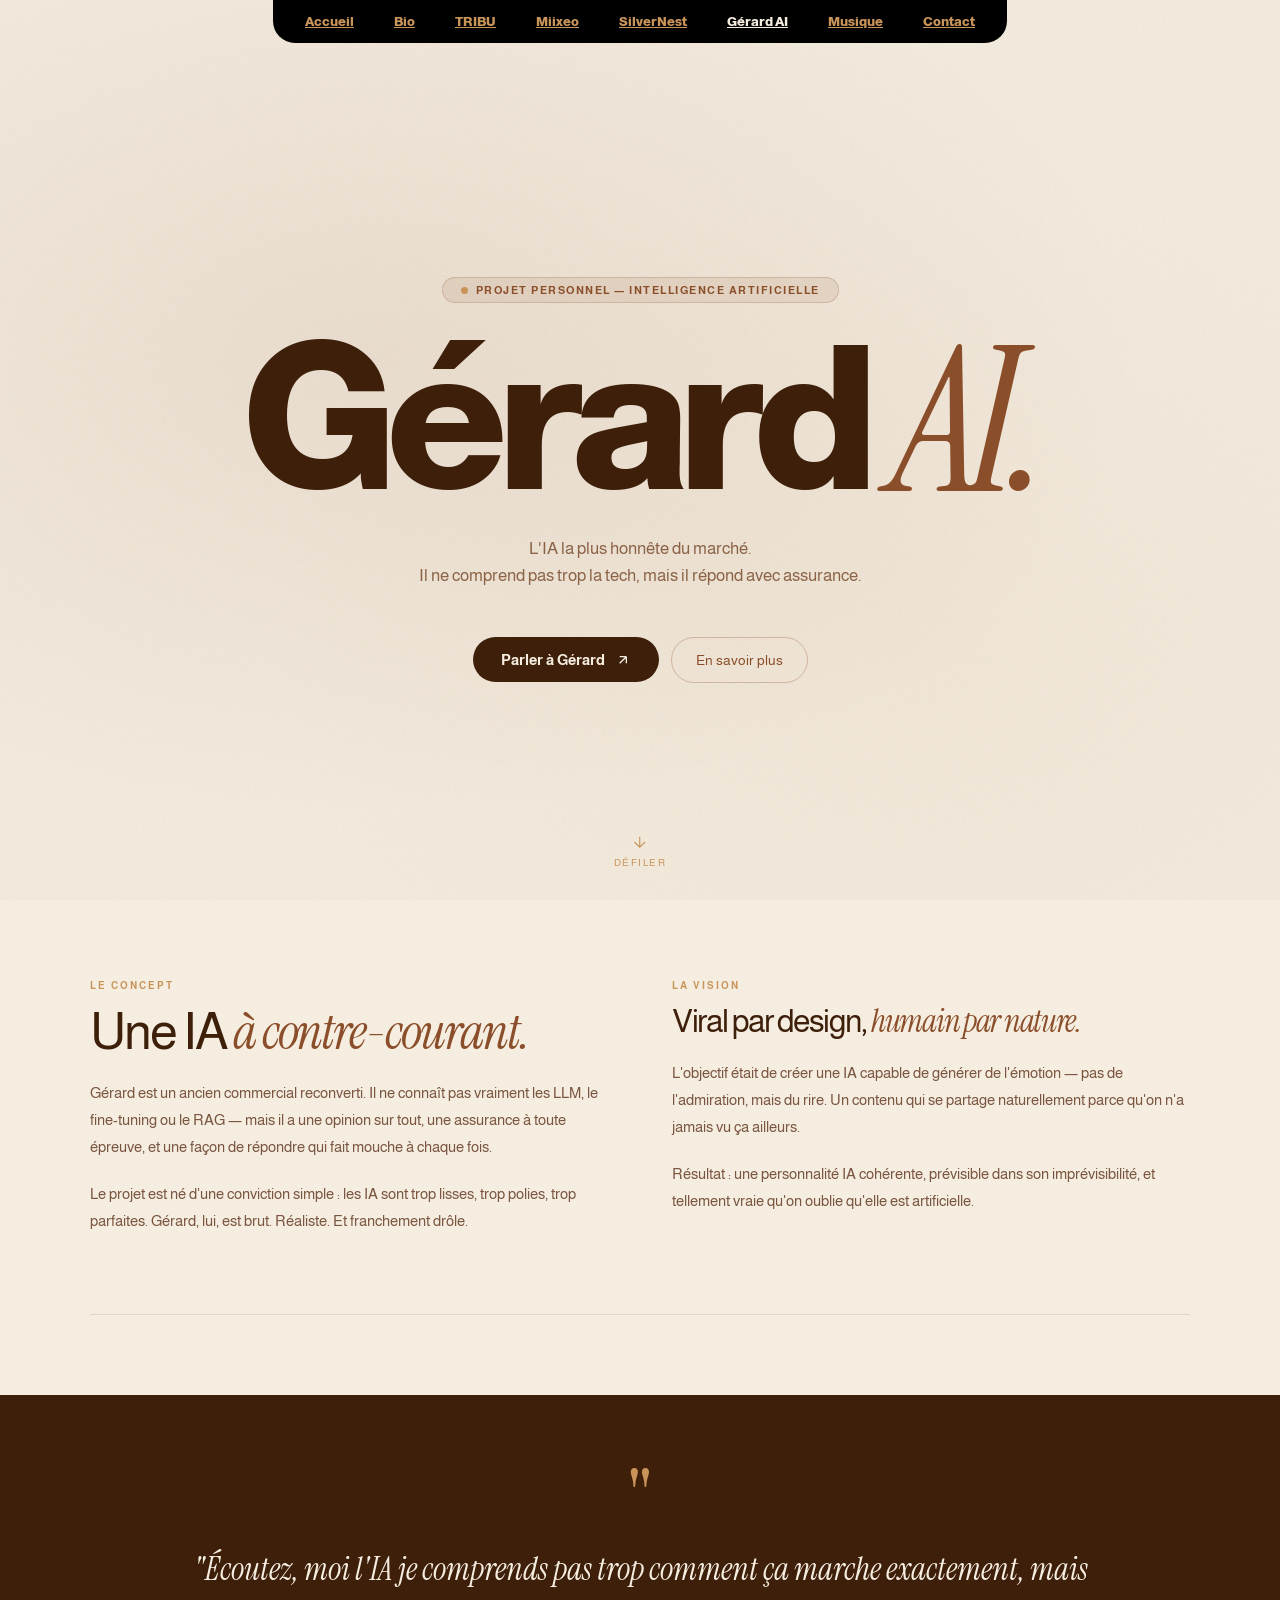
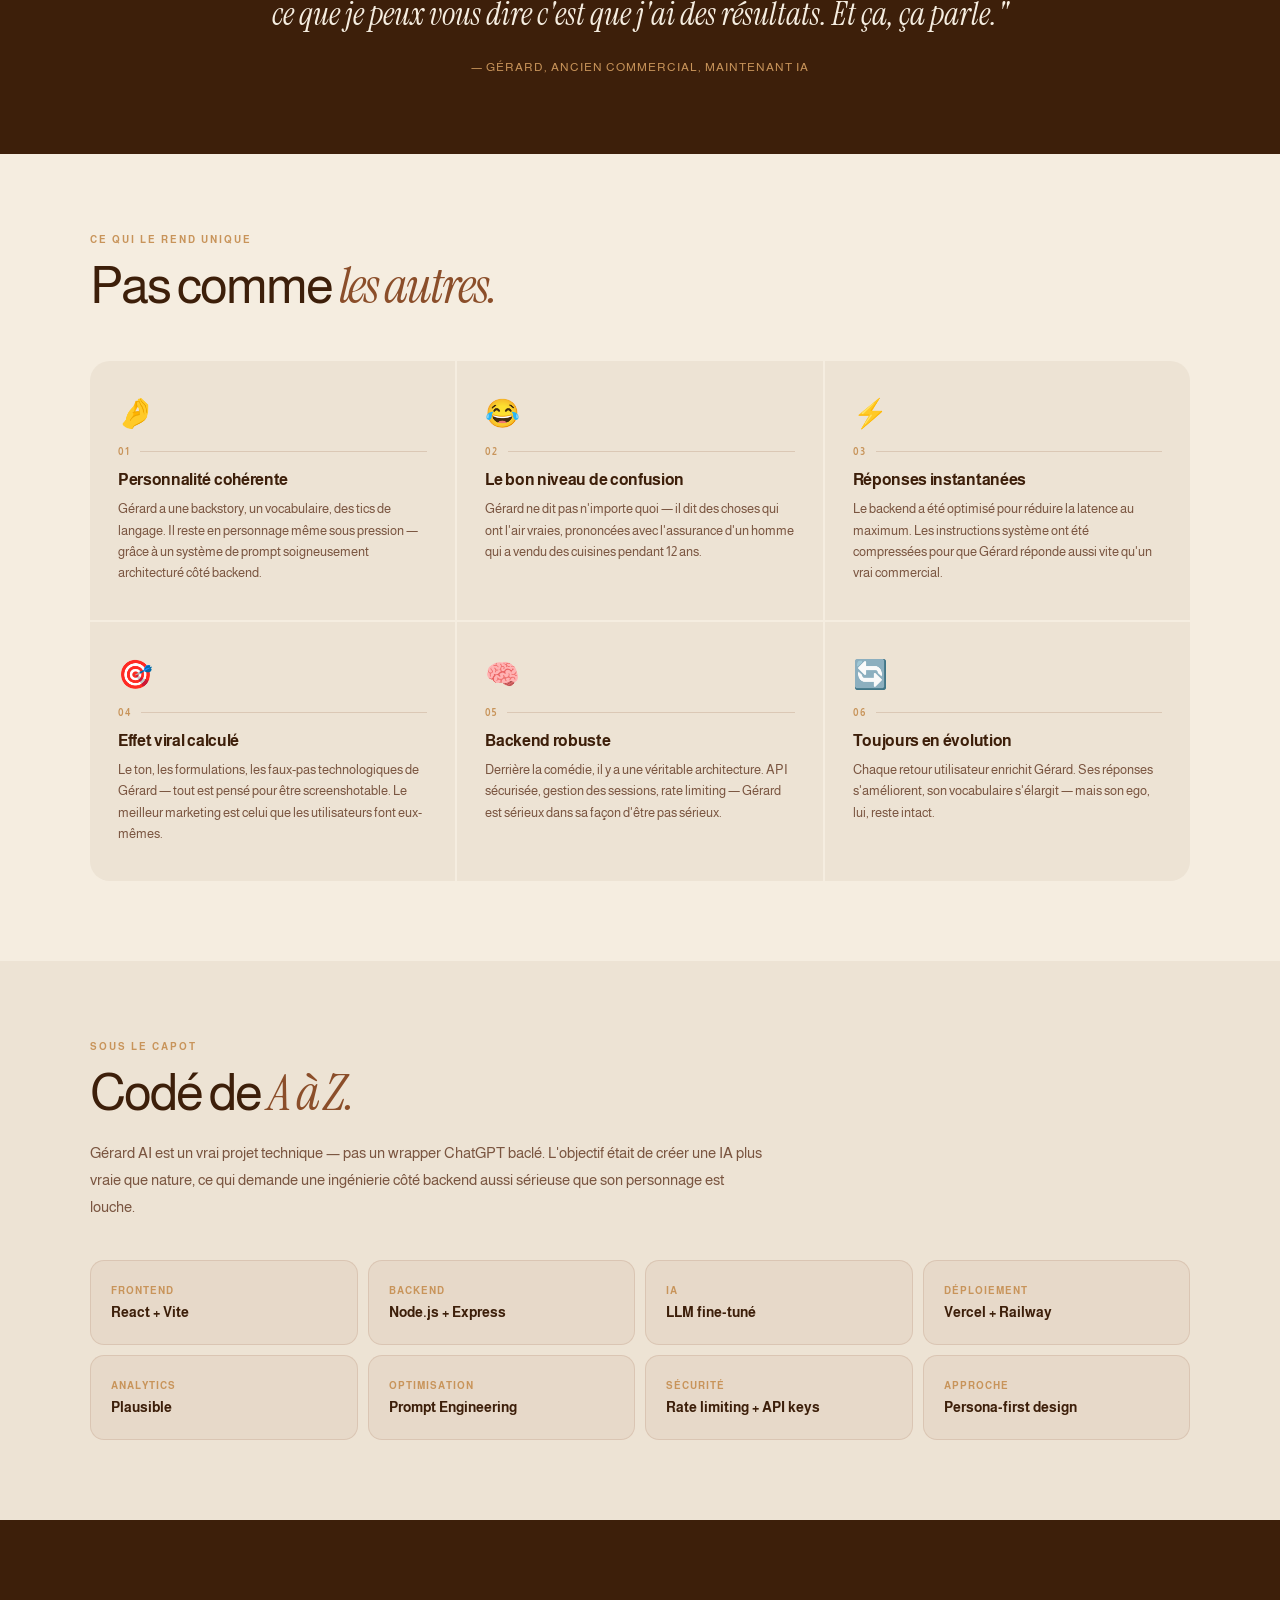
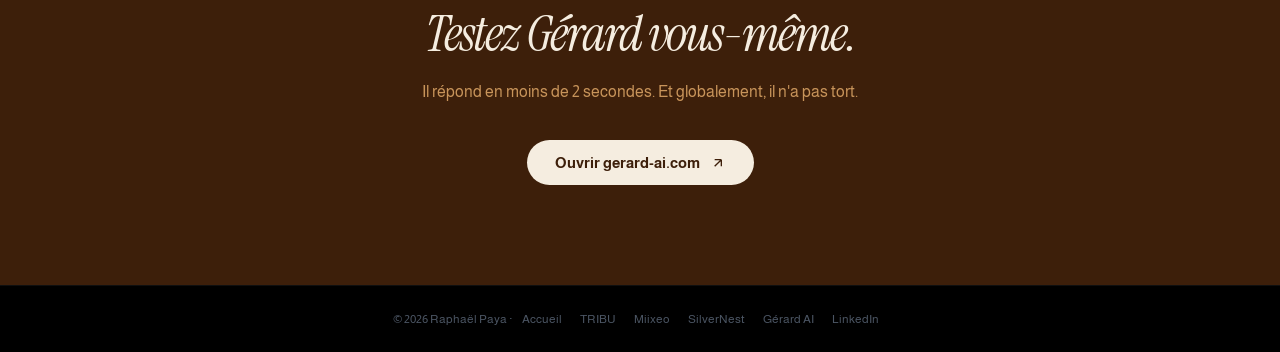
<file: gerard-ai.html>
<!DOCTYPE html>
<html lang="fr">
<head>
  <meta charset="UTF-8" />
  <meta name="viewport" content="width=device-width, initial-scale=1.0" />
  <title>Gérard AI — L'IA la plus honnête du marché | Raphaël Paya</title>
  <meta name="description" content="Gérard AI, l'ancien commercial reconverti en intelligence artificielle. Un projet personnel de Raphaël Paya." />
  <meta name="keywords" content="Gérard AI, IA, intelligence artificielle, chatbot, Raphaël Paya" />
  <meta name="author" content="Raphaël Paya" />
  <link rel="canonical" href="https://raphaelpaya.com/gerard-ai" />

  <link rel="preconnect" href="https://fonts.googleapis.com">
  <link rel="preconnect" href="https://fonts.gstatic.com" crossorigin>
  <link href="https://fonts.googleapis.com/css2?family=Almarai:wght@300;400;700;800&family=Instrument+Serif:ital@1&display=swap" rel="stylesheet">

  <style>
    /* ==========================================================================
       DARK HERO REDESIGN — "Grow" hero section
       ========================================================================== */

    /* CSS vars for the dark hero */
    :root {
      --dh-bg: hsl(260, 87%, 3%);
      --dh-fg: hsl(40, 6%, 95%);
      --dh-primary: hsl(262, 83%, 58%);
      --dh-muted-fg: hsl(240, 5%, 65%);
      --dh-hero-sub: hsl(40, 6%, 82%);
      --dh-border: hsl(240, 4%, 20%);
      --dh-card: hsl(240, 6%, 9%);
    }

    /* Liquid Glass */
    .dh-glass {
      background: rgba(255,255,255,0.01);
      background-blend-mode: luminosity;
      backdrop-filter: blur(4px);
      -webkit-backdrop-filter: blur(4px);
      border: none;
      box-shadow: inset 0 1px 1px rgba(255,255,255,0.1);
      position: relative;
      overflow: hidden;
    }
    .dh-glass::before {
      content: '';
      position: absolute;
      inset: 0;
      border-radius: inherit;
      padding: 1.4px;
      background: linear-gradient(180deg,
        rgba(255,255,255,0.45) 0%,
        rgba(255,255,255,0.15) 20%,
        rgba(255,255,255,0) 40%,
        rgba(255,255,255,0) 60%,
        rgba(255,255,255,0.15) 80%,
        rgba(255,255,255,0.45) 100%);
      -webkit-mask: linear-gradient(#fff 0 0) content-box, linear-gradient(#fff 0 0);
      -webkit-mask-composite: xor;
      mask-composite: exclude;
      pointer-events: none;
    }

    /* Dark Hero full wrapper */
    .dh-section {
      background: var(--dh-bg);
      position: relative;
      overflow: hidden;
      width: 100%;
    }

    /* Dark Navbar */
    .dh-nav {
      width: 100%;
      display: flex;
      align-items: center;
      justify-content: space-between;
      padding: 20px 32px;
      position: relative;
      z-index: 10;
      pointer-events: auto;
    }
    .dh-nav * { pointer-events: auto; }
    .dh-nav-logo {
      font-size: 22px;
      font-weight: 700;
      color: var(--dh-fg);
      letter-spacing: -0.04em;
      font-family: 'Instrument Serif', serif;
      text-decoration: none;
    }
    .dh-nav-links {
      display: flex;
      align-items: center;
      gap: 24px;
    }
    .dh-nav-link {
      background: none;
      border: none;
      cursor: pointer;
      color: rgba(242,241,232,0.9);
      font-size: 15px;
      font-weight: 400;
      display: flex;
      align-items: center;
      gap: 4px;
      padding: 4px 0;
      font-family: 'PP Neue Montreal', system-ui, sans-serif;
      transition: color 0.2s;
    }
    .dh-nav-link:hover { color: rgba(242,241,232,1); }
    .dh-nav-link svg { width: 14px; height: 14px; opacity: 0.7; }
    .dh-nav-chev { display: inline; }
    .dh-nav-signup {
      background: rgba(255,255,255,0.01);
      backdrop-filter: blur(4px);
      -webkit-backdrop-filter: blur(4px);
      border: none;
      color: var(--dh-fg);
      border-radius: 999px;
      padding: 8px 18px;
      font-size: 14px;
      font-weight: 400;
      cursor: pointer;
      box-shadow: inset 0 1px 1px rgba(255,255,255,0.12);
      position: relative;
      overflow: hidden;
      transition: background 0.2s;
      text-decoration: none;
      display: inline-block;
      font-family: 'PP Neue Montreal', system-ui, sans-serif;
    }
    .dh-nav-signup::before {
      content: '';
      position: absolute;
      inset: 0;
      border-radius: inherit;
      padding: 1px;
      background: linear-gradient(180deg,
        rgba(255,255,255,0.35) 0%, rgba(255,255,255,0.1) 30%,
        rgba(255,255,255,0) 60%, rgba(255,255,255,0.1) 80%, rgba(255,255,255,0.35) 100%);
      -webkit-mask: linear-gradient(#fff 0 0) content-box, linear-gradient(#fff 0 0);
      -webkit-mask-composite: xor;
      mask-composite: exclude;
      pointer-events: none;
    }
    .dh-nav-signup:hover { background: rgba(255,255,255,0.05); }

    /* Navbar gradient divider */
    .dh-nav-divider {
      width: 100%;
      height: 1px;
      background: linear-gradient(to right, transparent, rgba(242,241,232,0.2), transparent);
      margin-top: 3px;
    }

    /* Hero content area */
    .dh-hero-body {
      display: flex;
      flex-direction: column;
      align-items: center;
      padding: 80px 16px 0;
      text-align: center;
      position: relative;
      z-index: 5;
    }

    /* Giant "Grow" headline */
    .dh-headline {
      font-size: clamp(90px, 18vw, 230px);
      font-weight: 400;
      line-height: 1.02;
      letter-spacing: -0.024em;
      font-family: 'Instrument Serif', 'Georgia', serif;
      background-image: linear-gradient(223deg, #E8E8E9 0%, #3A7BBF 104.15%);
      -webkit-background-clip: text;
      -webkit-text-fill-color: transparent;
      background-clip: text;
      color: transparent;
      margin-bottom: 0;
    }

    /* Hero sub text */
    .dh-hero-sub {
      color: var(--dh-hero-sub);
      font-size: 18px;
      line-height: 2;
      max-width: 420px;
      margin-top: 16px;
      opacity: 0.8;
      font-weight: 400;
      text-align: center;
      font-family: 'PP Neue Montreal', system-ui, sans-serif;
    }

    /* Hero CTA glass button */
    .dh-cta-wrap {
      margin-top: 32px;
      margin-bottom: 66px;
    }
    .dh-cta-btn {
      background: rgba(255,255,255,0.01);
      backdrop-filter: blur(4px);
      -webkit-backdrop-filter: blur(4px);
      border: none;
      color: var(--dh-fg);
      border-radius: 999px;
      padding: 18px 29px;
      font-size: 16px;
      font-weight: 400;
      cursor: pointer;
      box-shadow: inset 0 1px 1px rgba(255,255,255,0.12);
      position: relative;
      overflow: hidden;
      transition: background 0.2s;
      text-decoration: none;
      display: inline-block;
      font-family: 'PP Neue Montreal', system-ui, sans-serif;
    }
    .dh-cta-btn::before {
      content: '';
      position: absolute;
      inset: 0;
      border-radius: inherit;
      padding: 1.4px;
      background: linear-gradient(180deg,
        rgba(255,255,255,0.45) 0%, rgba(255,255,255,0.15) 20%,
        rgba(255,255,255,0) 40%, rgba(255,255,255,0) 60%,
        rgba(255,255,255,0.15) 80%, rgba(255,255,255,0.45) 100%);
      -webkit-mask: linear-gradient(#fff 0 0) content-box, linear-gradient(#fff 0 0);
      -webkit-mask-composite: xor;
      mask-composite: exclude;
      pointer-events: none;
    }
    .dh-cta-btn:hover { background: rgba(255,255,255,0.06); }

    /* Social Proof / Video section */
    .dh-video-sec {
      position: relative;
      width: 100%;
      overflow: hidden;
      min-height: 600px;
    }
    .dh-video-bg {
      position: absolute;
      inset: 0;
      width: 100%;
      height: 100%;
      object-fit: cover;
      opacity: 0;
      z-index: 0;
    }
    .dh-video-grad-top {
      position: absolute;
      inset: 0;
      z-index: 1;
      background: linear-gradient(to bottom, var(--dh-bg), transparent 35%, transparent 65%, var(--dh-bg));
      pointer-events: none;
    }
    .dh-video-content {
      position: relative;
      z-index: 2;
      display: flex;
      flex-direction: column;
      align-items: center;
      padding: 64px 16px 96px;
      gap: 80px;
    }
    .dh-video-spacer { height: 160px; }

    /* Marquee (logos section) */
    .dh-marquee-row {
      display: flex;
      align-items: center;
      gap: 48px;
      max-width: 960px;
      width: 100%;
      overflow: hidden;
    }
    .dh-marquee-label {
      color: rgba(242,241,232,0.5);
      font-size: 13px;
      line-height: 1.6;
      white-space: nowrap;
      flex-shrink: 0;
      font-family: 'PP Neue Montreal', system-ui, sans-serif;
    }
    .dh-marquee-overflow {
      overflow: hidden;
      flex: 1;
    }
    @keyframes dh-marquee {
      0% { transform: translateX(0%); }
      100% { transform: translateX(-50%); }
    }
    .dh-marquee-track2 {
      display: flex;
      gap: 64px;
      align-items: center;
      animation: dh-marquee 20s linear infinite;
      width: max-content;
    }
    .dh-logo-item {
      display: flex;
      align-items: center;
      gap: 10px;
      white-space: nowrap;
    }
    .dh-logo-sq {
      width: 24px;
      height: 24px;
      border-radius: 6px;
      display: flex;
      align-items: center;
      justify-content: center;
      font-size: 11px;
      font-weight: 700;
      color: var(--dh-fg);
      flex-shrink: 0;
      background: rgba(255,255,255,0.01);
      backdrop-filter: blur(4px);
      -webkit-backdrop-filter: blur(4px);
      box-shadow: inset 0 1px 1px rgba(255,255,255,0.12);
      position: relative;
      overflow: hidden;
    }
    .dh-logo-sq::before {
      content: '';
      position: absolute;
      inset: 0;
      border-radius: inherit;
      padding: 1px;
      background: linear-gradient(180deg,
        rgba(255,255,255,0.35) 0%, rgba(255,255,255,0) 50%, rgba(255,255,255,0.35) 100%);
      -webkit-mask: linear-gradient(#fff 0 0) content-box, linear-gradient(#fff 0 0);
      -webkit-mask-composite: xor;
      mask-composite: exclude;
      pointer-events: none;
    }
    .dh-logo-name {
      font-size: 16px;
      font-weight: 600;
      color: var(--dh-fg);
      font-family: 'PP Neue Montreal', system-ui, sans-serif;
    }

    @media (max-width: 768px) {
      .dh-nav-links { display: none; }
      .dh-nav { padding: 16px 20px; }
      .dh-headline { font-size: clamp(72px, 22vw, 140px); }
    }

    /* =============================================
       RESET & GLOBAL
    ============================================= */
    *, *::before, *::after {
      font-family: 'Almarai', -apple-system, BlinkMacSystemFont, 'Segoe UI', sans-serif;
      box-sizing: border-box; margin: 0; padding: 0;
    }
    :root {
      --cream: #DEDBC8;
      --cream-alt: #E1E0CC;
      --bg: #000;
      --card: #101010;
      --feature: #212121;
      --tribu: #e8472a;
      --miixeo: #6c3fc5;
      --gray: #6b7280;
      --ease: cubic-bezier(0.16, 1, 0.3, 1);
      --ease2: cubic-bezier(0.22, 1, 0.36, 1);
    }
    html { scroll-behavior: smooth; }
    body {
      background: var(--bg);
      color: var(--cream-alt);
      -webkit-font-smoothing: antialiased;
      overflow-x: hidden;
    }

    /* =============================================
       NOISE TEXTURES
    ============================================= */
    .noise-overlay {
      position: absolute; inset: 0; pointer-events: none; z-index: 3;
      opacity: 0.7; mix-blend-mode: overlay;
      background-image: url("data:image/svg+xml,%3Csvg xmlns='http://www.w3.org/2000/svg' width='300' height='300'%3E%3Cfilter id='n'%3E%3CfeTurbulence type='fractalNoise' baseFrequency='0.85' numOctaves='3' stitchTiles='stitch'/%3E%3C/filter%3E%3Crect width='300' height='300' filter='url(%23n)'/%3E%3C/svg%3E");
      background-size: 300px 300px;
    }
    .bg-noise {
      position: absolute; inset: 0; pointer-events: none; z-index: 0; opacity: 0.15;
      background-image: url("data:image/svg+xml,%3Csvg xmlns='http://www.w3.org/2000/svg' width='200' height='200'%3E%3Cfilter id='n'%3E%3CfeTurbulence type='fractalNoise' baseFrequency='0.9' numOctaves='4' stitchTiles='stitch'/%3E%3C/filter%3E%3Crect width='200' height='200' filter='url(%23n)'/%3E%3C/svg%3E");
      background-size: 200px 200px;
    }

    /* =============================================
       NAVBAR — pill hanging from top
    ============================================= */
    nav {
      position: fixed; top: 0; left: 0; right: 0; z-index: 100;
      display: flex; justify-content: center; pointer-events: none;
    }
    /* Hide the pill nav on the home page (home has its own in-hero nav) */
    #page-home.active ~ nav,
    body:has(#page-home.active) > nav {
      display: none;
    }
    .nav-pill {
      pointer-events: all;
      background: #000;
      border-radius: 0 0 22px 22px;
      padding: 10px 32px;
      display: flex; align-items: center; gap: 40px;
    }
    .nav-pill a {
      background: none; border: none; cursor: pointer;
      font-family: 'Almarai', sans-serif; font-size: 13px;
      color: #c8945a;
      font-weight: 800;
      transition: color 0.2s; padding: 4px 0; white-space: nowrap;
    }
    .nav-pill a:hover, .nav-pill a.active { color: #f5ede0; }

    /* =============================================
       PAGE SYSTEM
    ============================================= */
    .page { display: none; }
    .page.active { display: block; }

    /* =============================================
       WORD PULL-UP ANIMATION
    ============================================= */
    .pw { display: inline-block; overflow: hidden; vertical-align: bottom; }
    .pw-i {
      display: inline-block;
      transform: translateY(115%);
      opacity: 0;
      transition: transform 0.9s var(--ease), opacity 0.5s ease;
    }
    .pr .pw-i { transform: translateY(0); opacity: 1; }

    /* =============================================
       HERO — full viewport, inset rounded
    ============================================= */
    #home-hero { height: 100vh; padding: 16px; position: relative; }
    .hero-box {
      position: relative; height: 100%;
      border-radius: 24px; overflow: hidden;
      background: #000;
    }
    /* Fallback animé visible quand la vidéo ne charge pas */
    .hero-fallback {
      position: absolute; top: 0; left: 0; right: 0; bottom: 0;
      z-index: 0;
      background: linear-gradient(125deg, #0a0a0a 0%, #0f0f1a 30%, #12192e 60%, #0a0f18 100%);
      background-size: 400% 400%;
      animation: gradshift 12s ease infinite;
    }
    @keyframes gradshift {
      0%   { background-position: 0% 50%; }
      50%  { background-position: 100% 50%; }
      100% { background-position: 0% 50%; }
    }
    .hero-video {
      position: absolute; top: 0; left: 0; right: 0; bottom: 0;
      width: 100%; height: 100%;
      object-fit: cover; z-index: 1;
    }
    .hero-grad {
      position: absolute; inset: 0; z-index: 2;
      background: linear-gradient(to bottom, rgba(0,0,0,0.25) 0%, transparent 40%, rgba(0,0,0,0.7) 100%);
    }
    .hero-content {
      position: absolute; bottom: 0; left: 0; right: 0; z-index: 5;
      padding: 0 36px 28px;
      display: grid; grid-template-columns: 8fr 4fr;
      align-items: flex-end; gap: 24px;
    }
    .hero-name {
      font-weight: 400;
      letter-spacing: -0.07em;
      line-height: 0.85;
      color: var(--cream-alt);
    }
    .hero-first { font-size: clamp(40px, 11vw, 11vw); display: block; }
    .hero-last  { font-size: clamp(72px, 24vw, 24vw); display: block; position: relative; }
    .hero-asterisk {
      font-size: 0.28em; position: absolute;
      top: 0.5em; right: -0.1em;
      opacity: 0; transition: opacity 0.5s ease 1.2s;
      font-weight: 300;
    }
    .hero-anim-done .hero-asterisk { opacity: 1; }

    .hero-right {
      display: flex; flex-direction: column; gap: 18px;
      padding-bottom: 6px;
    }
    .hero-desc {
      font-size: 13px; color: rgba(222,219,200,0.65);
      line-height: 1.35; font-weight: 300;
      opacity: 0; transform: translateY(20px);
      transition: opacity 0.8s ease 0.5s, transform 0.9s var(--ease) 0.5s;
    }
    .hero-cta {
      display: inline-flex; align-items: center; gap: 10px;
      background: var(--cream); border-radius: 999px;
      padding: 8px 8px 8px 20px; cursor: pointer; border: none;
      color: #000; font-family: 'Almarai', sans-serif;
      font-size: 14px; font-weight: 500;
      text-decoration: none; width: fit-content;
      opacity: 0; transform: translateY(20px);
      transition: opacity 0.8s ease 0.7s, transform 0.9s var(--ease) 0.7s, gap 0.2s ease;
    }
    .hero-cta:hover { gap: 14px; }
    .hero-cta-dot {
      background: #000; border-radius: 50%;
      width: 36px; height: 36px; flex-shrink: 0;
      display: flex; align-items: center; justify-content: center;
      transition: transform 0.2s ease;
    }
    .hero-cta:hover .hero-cta-dot { transform: scale(1.1); }
    .hero-cta-dot svg { width: 15px; height: 15px; stroke: var(--cream-alt); }
    .hero-in .hero-desc, .hero-in .hero-cta { opacity: 1; transform: translateY(0); }

    /* =============================================
       ABOUT — #101010 card, mixed typography
    ============================================= */
    .about-section { background: var(--bg); padding: 80px 24px; }
    .about-card {
      background: var(--card); border-radius: 24px;
      padding: 64px 48px; max-width: 1100px; margin: 0 auto; text-align: center;
    }
    .about-eyebrow {
      font-size: 10px; font-weight: 700; letter-spacing: 1.5px;
      text-transform: uppercase; color: var(--cream); margin-bottom: 36px;
    }
    .about-heading {
      font-size: clamp(26px, 4.5vw, 58px);
      line-height: 1.0; max-width: 850px; margin: 0 auto 40px;
      display: flex; flex-wrap: wrap; justify-content: center; align-items: baseline; gap: 0;
    }
    .serif-it {
      font-family: 'Instrument Serif', serif;
      font-style: italic; font-weight: 400;
    }
    .about-body {
      font-size: 14px; color: var(--cream-alt);
      line-height: 1.75; max-width: 680px; margin: 0 auto;
    }
    .achar { opacity: 0.15; display: inline; white-space: pre-wrap; }

    /* =============================================
       VENTURES / FEATURE GRID
    ============================================= */
    .ventures-section {
      background: var(--bg); padding: 80px 24px;
      position: relative; overflow: hidden; min-height: 100vh;
    }
    .section-hd { max-width: 1100px; margin: 0 auto 40px; }
    .s-line1 {
      font-size: clamp(20px, 2.8vw, 36px); font-weight: 400;
      color: var(--cream-alt); line-height: 1.1;
    }
    .s-line2 {
      font-size: clamp(18px, 2.4vw, 32px); font-weight: 400;
      color: var(--gray); line-height: 1.1;
    }
    .fgrid {
      display: grid; grid-template-columns: repeat(4, 1fr);
      gap: 8px; max-width: 1100px; margin: 0 auto;
      min-height: 480px;
    }
    .fc {
      border-radius: 18px; overflow: hidden; position: relative;
      opacity: 0; transform: scale(0.95);
      transition: opacity 0.6s var(--ease2), transform 0.6s var(--ease2);
    }
    .fc.vis { opacity: 1; transform: scale(1); }

    /* video card */
    .fc-vid video {
      position: absolute; inset: 0; width: 100%; height: 100%; object-fit: cover;
    }
    .fc-vid-overlay {
      position: absolute; inset: 0; z-index: 1;
      background: linear-gradient(to top, rgba(0,0,0,0.7) 0%, transparent 60%);
    }
    .fc-vid-label {
      position: absolute; bottom: 0; left: 0; right: 0;
      z-index: 2; padding: 20px;
      font-size: 15px; color: var(--cream-alt);
    }

    /* feature cards */
    .fc-feat {
      background: var(--feature);
      padding: 26px; display: flex; flex-direction: column; gap: 16px;
    }
    .fc-ico { width: 46px; height: 46px; border-radius: 10px; overflow: hidden; object-fit: cover; }
    .fc-num { font-size: 10px; color: var(--gray); font-weight: 700; letter-spacing: 1px; }
    .fc-title { font-size: 17px; font-weight: 600; color: var(--cream-alt); margin-top: -4px; }
    .fc-list { list-style: none; display: flex; flex-direction: column; gap: 9px; flex: 1; }
    .fc-list li {
      display: flex; align-items: flex-start; gap: 8px;
      font-size: 12px; color: #9ca3af; line-height: 1.4;
    }
    .ck { flex-shrink: 0; margin-top: 1px; }
    .ck svg { width: 13px; height: 13px; stroke: var(--cream); }
    .fc-more {
      display: inline-flex; align-items: center; gap: 4px;
      font-size: 12px; color: var(--cream); cursor: pointer;
      background: none; border: none; font-family: 'Almarai', sans-serif;
      padding: 0; transition: gap 0.2s;
    }
    .fc-more:hover { gap: 8px; }
    .fc-more svg { width: 13px; height: 13px; stroke: var(--cream); transform: rotate(-45deg); }

    /* =============================================
       LINKEDIN BANNER
    ============================================= */
    .li-section { background: var(--bg); padding: 0 24px 60px; }
    .li-card {
      max-width: 1100px; margin: 0 auto; background: #0A66C2;
      border-radius: 18px; padding: 36px 44px;
      display: flex; align-items: center; justify-content: space-between; gap: 24px;
      flex-wrap: wrap;
    }
    .li-card h3 { font-size: 21px; font-weight: 700; color: white; margin-bottom: 5px; }
    .li-card p { font-size: 14px; color: rgba(255,255,255,0.8); }

    /* =============================================
       MUSIC
    ============================================= */
    .music-section { background: var(--bg); padding: 0 24px 80px; }
    .music-card {
      max-width: 1100px; margin: 0 auto;
      background: linear-gradient(135deg, #0d0d1a, #12192e, #0d2a4a);
      border-radius: 18px; padding: 40px 44px;
      display: grid; grid-template-columns: 1fr auto;
      gap: 32px; align-items: center;
    }
    .music-card h3 { font-size: 26px; font-weight: 700; color: white; margin-bottom: 8px; }
    .music-card p { font-size: 14px; color: rgba(255,255,255,0.6); line-height: 1.6; margin-bottom: 20px; }
    .music-plat { display: flex; gap: 8px; flex-wrap: wrap; }
    .plt {
      padding: 8px 15px; border-radius: 999px; font-size: 12px; font-weight: 500;
      text-decoration: none; background: rgba(255,255,255,0.1); color: white;
      border: 1px solid rgba(255,255,255,0.14); transition: background 0.2s;
      font-family: 'Almarai', sans-serif;
    }
    .plt:hover { background: rgba(255,255,255,0.2); }
    .music-visual {
      width: 100px; height: 100px; border-radius: 16px;
      background: rgba(255,255,255,0.07);
      display: flex; align-items: center; justify-content: center; font-size: 44px;
    }

    /* =============================================
       CONTACT
    ============================================= */
    .contact-section {
      background: var(--bg); padding: 40px 24px 120px; text-align: center;
    }
    .contact-section h2 {
      font-size: clamp(26px, 4vw, 48px); font-weight: 700;
      letter-spacing: -0.05em; margin-bottom: 12px; color: var(--cream-alt);
    }
    .contact-section p { font-size: 16px; color: var(--gray); margin-bottom: 32px; }
    .cbtns { display: flex; justify-content: center; gap: 10px; flex-wrap: wrap; }

    /* =============================================
       BUTTONS
    ============================================= */
    .btn {
      display: inline-flex; align-items: center; gap: 6px;
      border-radius: 999px; padding: 10px 22px;
      font-family: 'Almarai', sans-serif; font-size: 14px; font-weight: 500;
      cursor: pointer; border: none; text-decoration: none;
      transition: transform 0.2s, background 0.2s;
    }
    .btn:hover { transform: scale(1.02); }
    .btn-cream { background: var(--cream); color: #000; }
    .btn-dark {
      background: rgba(255,255,255,0.07); color: var(--cream-alt);
      border: 1px solid rgba(255,255,255,0.1);
    }
    .btn-dark:hover { background: rgba(255,255,255,0.12); }
    .btn-white { background: white; }
    .btn-tribu { background: var(--tribu); color: white; }
    .btn-tribu:hover { background: #c73619; }
    .btn-miixeo { background: var(--miixeo); color: white; }
    .btn-miixeo:hover { background: #4a1fa8; }

    /* =============================================
       DARK CARDS (feature pages)
    ============================================= */
    .dark-section { background: var(--bg); padding: 80px 24px; }
    .dsi { max-width: 1100px; margin: 0 auto; }
    .s-label {
      font-size: 10px; font-weight: 700; letter-spacing: 1.5px;
      text-transform: uppercase; margin-bottom: 10px;
    }
    .s-title {
      font-size: clamp(22px, 3.2vw, 40px); font-weight: 700;
      letter-spacing: -0.04em; color: var(--cream-alt);
      margin-bottom: 8px;
    }
    .s-sub { font-size: 15px; color: var(--gray); line-height: 1.6; max-width: 540px; }
    .dgrid {
      display: grid; grid-template-columns: repeat(3, 1fr);
      gap: 10px; margin-top: 44px;
    }
    .dc {
      background: var(--feature); border-radius: 18px; padding: 26px;
      opacity: 0; transform: scale(0.96);
      transition: opacity 0.6s var(--ease2), transform 0.6s var(--ease2);
    }
    .dc.vis { opacity: 1; transform: scale(1); }
    .dc-ico { font-size: 26px; margin-bottom: 14px; }
    .dc h3 { font-size: 16px; font-weight: 600; color: var(--cream-alt); margin-bottom: 8px; letter-spacing: -0.02em; }
    .dc p { font-size: 13px; color: var(--gray); line-height: 1.6; }

    /* =============================================
       TRIBU PAGE — Tropical / Organic / Forest
    ============================================= */
    #page-tribu { background: #050e07; }

    /* Hero */
    .t-hero { height: 100vh; padding: 16px; }
    .t-hero-box {
      position: relative; height: 100%;
      border-radius: 24px; overflow: hidden;
      background: #050e07;
    }
    .t-hero-fallback {
      position: absolute; top:0;left:0;right:0;bottom:0; z-index: 0;
      background: linear-gradient(160deg, #050e07 0%, #091a0b 45%, #060f08 100%);
      background-size: 300% 300%;
      animation: tgs 20s ease infinite;
    }
    @keyframes tgs {
      0%,100% { background-position: 0% 50%; }
      50%      { background-position: 100% 50%; }
    }
    .t-hero-vid {
      position: absolute; top:0;left:0;right:0;bottom:0;
      width:100%; height:100%; object-fit:cover; z-index:1;
    }
    .t-hero-grad {
      position:absolute;top:0;left:0;right:0;bottom:0; z-index:2;
      background: linear-gradient(to bottom,
        rgba(5,14,7,0.2) 0%,
        transparent 35%,
        rgba(5,14,7,0.85) 100%);
    }
    .t-hero-content {
      position:absolute; bottom:0;left:0;right:0; z-index:5;
      padding: 0 36px 28px;
      display:grid; grid-template-columns: 8fr 4fr;
      align-items:flex-end; gap:24px;
    }
    .t-name {
      font-size: clamp(80px, 22vw, 22vw);
      font-weight: 300; letter-spacing: -0.06em;
      line-height: 0.85; color: #e4e1d2;
    }
    .t-hero-right { display:flex; flex-direction:column; gap:16px; padding-bottom:6px; }
    .t-hero-eyebrow {
      font-size: 10px; font-weight: 700; letter-spacing: 1.8px;
      text-transform: uppercase; color: #7ab893;
    }
    .t-hero-desc {
      font-size:13px; color:rgba(228,225,210,0.62);
      line-height:1.4; font-weight:300;
      opacity:0; transform:translateY(20px);
      transition:opacity .8s ease .5s, transform .9s var(--ease) .5s;
    }
    .t-cta {
      display:inline-flex; align-items:center; gap:10px;
      background:#e4e1d2; border-radius:999px;
      padding:8px 8px 8px 20px; cursor:pointer; border:none;
      color:#050e07; font-family:'Almarai',sans-serif;
      font-size:14px; font-weight:500; text-decoration:none;
      width:fit-content;
      opacity:0; transform:translateY(20px);
      transition:opacity .8s ease .7s, transform .9s var(--ease) .7s, gap .2s ease;
    }
    .t-cta:hover { gap:14px; }
    .t-cta-dot {
      background:#050e07; border-radius:50%;
      width:36px; height:36px; flex-shrink:0;
      display:flex; align-items:center; justify-content:center;
      transition:transform .2s;
    }
    .t-cta:hover .t-cta-dot { transform:scale(1.1); }
    .t-cta-dot svg { width:15px; height:15px; stroke:#e4e1d2; }
    .t-hero-in .t-hero-desc, .t-hero-in .t-cta { opacity:1; transform:translateY(0); }

    /* Sections */
    .t-section { background:#050e07; padding:80px 24px; }
    .t-inner { max-width:1100px; margin:0 auto; }
    .t-eyebrow {
      font-size:10px; font-weight:700; letter-spacing:1.8px;
      text-transform:uppercase; color:#7ab893; margin-bottom:10px;
    }
    .t-h2 {
      font-size:clamp(24px,3.5vw,44px); font-weight:400;
      letter-spacing:-0.04em; color:#e4e1d2; line-height:1.05;
    }
    .t-body { font-size:15px; color:#7a9482; line-height:1.75; }

    /* Intro split */
    .t-intro {
      display:grid; grid-template-columns:1fr 1fr; gap:64px;
      padding-bottom:72px; border-bottom:1px solid rgba(122,184,147,0.1);
    }

    /* 3×2 feature grid */
    .t-grid {
      display:grid; grid-template-columns:repeat(3,1fr);
      gap:2px; margin-top:48px; border-radius:20px; overflow:hidden;
    }
    .t-card {
      background:#0e1d10; padding:32px 28px;
      opacity:0; transform:translateY(14px);
      transition:opacity .6s var(--ease2), transform .6s var(--ease2);
    }
    .t-card.vis { opacity:1; transform:translateY(0); }
    .t-card-num {
      font-size:10px; font-weight:700; letter-spacing:1px; color:#3d7a54;
      margin-bottom:18px; display:flex; align-items:center; gap:10px;
    }
    .t-card-num::after { content:''; flex:1; height:1px; background:rgba(61,122,84,0.28); }
    .t-card h3 {
      font-size:16px; font-weight:600; color:#e4e1d2;
      margin-bottom:10px; letter-spacing:-0.02em;
    }
    .t-card p { font-size:13px; color:#7a9482; line-height:1.65; }

    /* DISC */
    .t-disc {
      display:grid; grid-template-columns:1fr 1fr; gap:48px;
      background:#091408; border-radius:20px; padding:48px;
      border:1px solid rgba(61,122,84,0.14); margin-top:72px;
    }
    .t-disc-row {
      display:flex; align-items:flex-start; gap:16px;
      padding:14px 0; border-bottom:1px solid rgba(122,184,147,0.08);
    }
    .t-disc-row:last-child { border-bottom:none; padding-bottom:0; }
    .t-disc-letter {
      font-size:20px; font-weight:800; color:#3d7a54;
      flex-shrink:0; width:24px; line-height:1.4;
    }
    .t-disc-row strong { display:block; font-size:13px; color:#e4e1d2; margin-bottom:3px; font-weight:600; }
    .t-disc-row span { font-size:12px; color:#7a9482; line-height:1.45; }

    /* Tags */
    .t-tags { display:flex; flex-wrap:wrap; gap:8px; margin-top:28px; }
    .t-tag {
      background:#0e1d10; border:1px solid rgba(61,122,84,0.22);
      border-radius:999px; padding:7px 16px; font-size:13px; color:#e4e1d2;
      transition:border-color .2s, color .2s;
    }
    .t-tag:hover { border-color:rgba(61,122,84,0.55); color:#7ab893; }

    /* CTA bottom */
    .t-cta-bottom {
      background:#050e07; padding:0 24px 100px; text-align:center;
    }
    .t-cta-bottom h2 {
      font-size:clamp(26px,4vw,48px); font-weight:700;
      letter-spacing:-0.05em; margin-bottom:12px; color:#e4e1d2;
    }
    .t-cta-bottom p { font-size:16px; color:#7a9482; margin-bottom:32px; }
    .btn-forest { background:#3d7a54; color:white; }
    .btn-forest:hover { background:#2d5a3d; }
    .btn-t-dark {
      background:rgba(255,255,255,0.05); color:#e4e1d2;
      border:1px solid rgba(122,184,147,0.15);
    }
    .btn-t-dark:hover { background:rgba(255,255,255,0.09); }

    /* =============================================
       MIIXEO PAGE — White / Purple-Magenta
    ============================================= */
    #page-miixeo { background: #fff; }

    /* Hero */
    .m-hero { height: 100vh; padding: 16px; }
    .m-hero-box {
      position: relative; height: 100%;
      border-radius: 24px; overflow: hidden;
      background: #0d0015;
    }
    .m-hero-fallback {
      position: absolute; top:0;left:0;right:0;bottom:0; z-index: 0;
      background: linear-gradient(160deg, #0d0015 0%, #200040 35%, #380060 70%, #1a0035 100%);
      background-size: 300% 300%;
      animation: mgs 18s ease infinite;
    }
    @keyframes mgs {
      0%,100% { background-position: 0% 50%; }
      33%      { background-position: 100% 0%; }
      66%      { background-position: 50% 100%; }
    }
    .m-hero-vid {
      position: absolute; top:0;left:0;right:0;bottom:0;
      width:100%; height:100%; object-fit:cover; z-index:1;
    }
    .m-hero-grad {
      position:absolute;top:0;left:0;right:0;bottom:0; z-index:2;
      background: linear-gradient(to bottom,
        rgba(13,0,21,0.2) 0%,
        transparent 35%,
        rgba(13,0,21,0.85) 100%);
    }
    .m-hero-content {
      position:absolute; bottom:0;left:0;right:0; z-index:5;
      padding: 0 36px 28px;
      display:grid; grid-template-columns: 8fr 4fr;
      align-items:flex-end; gap:24px;
    }
    .m-name {
      font-size: clamp(80px, 22vw, 22vw);
      font-weight: 300; letter-spacing: -0.06em;
      line-height: 0.85; color: #fff;
    }
    .m-hero-right { display:flex; flex-direction:column; gap:16px; padding-bottom:6px; }
    .m-hero-eyebrow {
      font-size: 10px; font-weight: 700; letter-spacing: 1.8px;
      text-transform: uppercase;
      background: linear-gradient(135deg, #c084fc, #f472b6);
      -webkit-background-clip: text; -webkit-text-fill-color: transparent; background-clip: text;
    }
    .m-hero-desc {
      font-size:13px; color:rgba(255,255,255,0.65);
      line-height:1.4; font-weight:300;
      opacity:0; transform:translateY(20px);
      transition:opacity .8s ease .5s, transform .9s var(--ease) .5s;
    }
    .m-cta {
      display:inline-flex; align-items:center; gap:10px;
      background:#fff; border-radius:999px;
      padding:8px 8px 8px 20px; cursor:pointer; border:none;
      color:#6c3fc5; font-family:'Almarai',sans-serif;
      font-size:14px; font-weight:600; text-decoration:none;
      width:fit-content;
      opacity:0; transform:translateY(20px);
      transition:opacity .8s ease .7s, transform .9s var(--ease) .7s, gap .2s ease;
    }
    .m-cta:hover { gap:14px; }
    .m-cta-dot {
      background: linear-gradient(135deg, #6c3fc5, #ec4899);
      border-radius:50%;
      width:36px; height:36px; flex-shrink:0;
      display:flex; align-items:center; justify-content:center;
      transition:transform .2s;
    }
    .m-cta:hover .m-cta-dot { transform:scale(1.1); }
    .m-cta-dot svg { width:15px; height:15px; stroke:#fff; }
    .m-hero-in .m-hero-desc, .m-hero-in .m-cta { opacity:1; transform:translateY(0); }

    /* Sections */
    .m-section { background:#fff; padding:80px 24px; }
    .m-inner { max-width:1100px; margin:0 auto; }
    .m-eyebrow {
      font-size:10px; font-weight:700; letter-spacing:1.8px;
      text-transform:uppercase; margin-bottom:10px;
      background: linear-gradient(135deg, #6c3fc5, #ec4899);
      -webkit-background-clip: text; -webkit-text-fill-color: transparent; background-clip: text;
      display: inline-block;
    }
    .m-h2 {
      font-size:clamp(24px,3.5vw,44px); font-weight:400;
      letter-spacing:-0.04em; color:#111; line-height:1.05;
    }
    .m-body { font-size:15px; color:#6b7280; line-height:1.75; }

    /* Intro split */
    .m-intro {
      display:grid; grid-template-columns:1fr 1fr; gap:64px;
      padding-bottom:72px; border-bottom:1px solid rgba(108,63,197,0.1);
    }

    /* 3×2 feature grid */
    .m-grid {
      display:grid; grid-template-columns:repeat(3,1fr);
      gap:2px; margin-top:48px; border-radius:20px; overflow:hidden;
    }
    .m-card {
      background:#f5f3ff; padding:32px 28px;
      opacity:0; transform:translateY(14px);
      transition:opacity .6s var(--ease2), transform .6s var(--ease2);
    }
    .m-card.vis { opacity:1; transform:translateY(0); }
    .m-card-num {
      font-size:10px; font-weight:700; letter-spacing:1px;
      margin-bottom:18px; display:flex; align-items:center; gap:10px;
      background: linear-gradient(135deg, #6c3fc5, #ec4899);
      -webkit-background-clip: text; -webkit-text-fill-color: transparent; background-clip: text;
    }
    .m-card-num::after { content:''; flex:1; height:1px; background:rgba(108,63,197,0.18); }
    .m-card h3 {
      font-size:16px; font-weight:600; color:#111;
      margin-bottom:10px; letter-spacing:-0.02em;
    }
    .m-card p { font-size:13px; color:#6b7280; line-height:1.65; }

    /* Feature box (3 steps) */
    .m-feature-box {
      display:grid; grid-template-columns:1fr 1fr; gap:48px;
      background: linear-gradient(135deg, #f5f3ff 0%, #fdf2f8 100%);
      border-radius:20px; padding:48px;
      border:1px solid rgba(108,63,197,0.1); margin-top:72px;
    }
    .m-steps { display:flex; flex-direction:column; }
    .m-step {
      display:flex; gap:20px; align-items:flex-start;
      padding:18px 0; border-bottom:1px solid rgba(108,63,197,0.08);
    }
    .m-step:last-child { border-bottom:none; }
    .m-step-num {
      font-size:11px; font-weight:700; letter-spacing:1px; flex-shrink:0;
      padding-top:2px; min-width:22px;
      background: linear-gradient(135deg, #6c3fc5, #ec4899);
      -webkit-background-clip: text; -webkit-text-fill-color: transparent; background-clip: text;
    }
    .m-step h4 { font-size:14px; font-weight:600; color:#111; margin-bottom:4px; }
    .m-step p { font-size:13px; color:#6b7280; line-height:1.5; }

    /* Tags */
    .m-tags { display:flex; flex-wrap:wrap; gap:8px; margin-top:28px; }
    .m-tag {
      background:#f5f3ff; border:1px solid rgba(108,63,197,0.18);
      border-radius:999px; padding:7px 16px; font-size:13px; color:#6c3fc5;
      transition:border-color .2s, background .2s;
    }
    .m-tag:hover { background:#ede9fe; border-color:rgba(108,63,197,0.4); }

    /* CTA bottom */
    .m-cta-bottom {
      background:#fff; padding:0 24px 100px; text-align:center;
    }
    .m-cta-bottom h2 {
      font-size:clamp(26px,4vw,48px); font-weight:700;
      letter-spacing:-0.05em; margin-bottom:12px; color:#111;
    }
    .m-cta-bottom p { font-size:16px; color:#6b7280; margin-bottom:32px; }
    .btn-miixeo-grad {
      background: linear-gradient(135deg, #6c3fc5, #a855f7, #ec4899);
      color: white;
    }
    .btn-miixeo-grad:hover { opacity: 0.88; }
    .btn-m-light {
      background: rgba(108,63,197,0.07); color: #6c3fc5;
      border: 1px solid rgba(108,63,197,0.2);
    }
    .btn-m-light:hover { background: rgba(108,63,197,0.13); }


    /* =============================================
       GERARD AI PAGE — Beige / Brun chaud
    ============================================= */
    #page-gerard { background: #f5ede0; }

    .g-hero {
      min-height: 100vh; background: #f5ede0;
      display: flex; flex-direction: column; justify-content: center; align-items: center;
      padding: 140px 24px 80px; position: relative; overflow: hidden; text-align: center;
    }
    .g-hero::before {
      content: ''; position: absolute; inset: 0;
      background: radial-gradient(ellipse at 30% 40%, rgba(139,78,42,0.09) 0%, transparent 60%),
                  radial-gradient(ellipse at 70% 70%, rgba(200,148,90,0.06) 0%, transparent 50%);
      pointer-events: none;
    }
    .g-hero::after {
      content: ''; position: absolute; inset: 0; pointer-events: none; opacity: 0.3;
      background-image: url("data:image/svg+xml,%3Csvg xmlns='http://www.w3.org/2000/svg' width='200' height='200'%3E%3Cfilter id='n'%3E%3CfeTurbulence type='fractalNoise' baseFrequency='0.85' numOctaves='3' stitchTiles='stitch'/%3E%3C/filter%3E%3Crect width='200' height='200' filter='url(%23n)' opacity='0.4'/%3E%3C/svg%3E");
      background-size: 200px 200px; mix-blend-mode: multiply;
    }
    .g-badge {
      display: inline-flex; align-items: center; gap: 8px;
      background: rgba(139,78,42,0.1); border: 1px solid rgba(139,78,42,0.22);
      border-radius: 999px; padding: 6px 18px;
      font-size: 11px; font-weight: 700; letter-spacing: 1.5px; text-transform: uppercase;
      color: #8b4e2a; margin-bottom: 32px; position: relative; z-index: 1;
    }
    .g-badge-dot {
      width: 7px; height: 7px; border-radius: 50%; background: #c8945a;
      animation: gpulse 2s ease infinite;
    }
    @keyframes gpulse {
      0%, 100% { opacity: 1; transform: scale(1); }
      50% { opacity: 0.35; transform: scale(0.7); }
    }
    .g-hero-name {
      font-size: clamp(72px, 18vw, 200px);
      font-weight: 800; letter-spacing: -0.06em; line-height: 0.85; color: #3d1f0a;
      position: relative; z-index: 1; margin-bottom: 10px;
    }
    .g-hero-name em {
      font-family: 'Instrument Serif', serif; font-style: italic; font-weight: 400; color: #8b4e2a;
    }
    .g-hero-sub {
      font-size: clamp(13px,1.5vw,17px); color: #8b6347; line-height: 1.55;
      max-width: 560px; margin: 20px auto 48px; position: relative; z-index: 1;
    }
    .g-cta-row {
      display: flex; align-items: center; justify-content: center;
      gap: 12px; flex-wrap: wrap; position: relative; z-index: 1;
    }
    .g-btn-primary {
      display: inline-flex; align-items: center; gap: 10px;
      background: #3d1f0a; color: #f5ede0; border-radius: 999px; padding: 14px 28px;
      font-family: 'Almarai', sans-serif; font-size: 15px; font-weight: 600;
      text-decoration: none; border: none; cursor: pointer;
      transition: background 0.2s, transform 0.2s;
    }
    .g-btn-primary:hover { background: #8b4e2a; transform: scale(1.02); }
    .g-btn-primary svg { width: 16px; height: 16px; stroke: #f5ede0; flex-shrink: 0; }
    .g-btn-secondary {
      display: inline-flex; align-items: center; gap: 8px;
      background: transparent; color: #8b4e2a; border-radius: 999px; padding: 14px 24px;
      font-family: 'Almarai', sans-serif; font-size: 14px; font-weight: 500;
      text-decoration: none; border: 1px solid rgba(139,78,42,0.3); cursor: pointer;
      transition: background 0.2s, border-color 0.2s;
    }
    .g-btn-secondary:hover { background: rgba(139,78,42,0.07); border-color: rgba(139,78,42,0.5); }
    .g-scroll-hint {
      position: absolute; bottom: 32px; left: 50%; transform: translateX(-50%);
      display: flex; flex-direction: column; align-items: center; gap: 6px;
      color: #c8945a; font-size: 10px; letter-spacing: 1.5px; text-transform: uppercase;
      z-index: 1; animation: gfloat 2.5s ease infinite;
    }
    @keyframes gfloat {
      0%, 100% { transform: translateX(-50%) translateY(0); }
      50% { transform: translateX(-50%) translateY(7px); }
    }
    .g-scroll-hint svg { width: 18px; height: 18px; stroke: #c8945a; }

    .g-section { background: #f5ede0; padding: 80px 24px; }
    .g-section-alt { background: #ede3d4; padding: 80px 24px; }
    .g-inner { max-width: 1100px; margin: 0 auto; }
    .g-eyebrow {
      font-size: 10px; font-weight: 700; letter-spacing: 2px;
      text-transform: uppercase; color: #c8945a; margin-bottom: 14px;
    }
    .g-h2 {
      font-size: clamp(26px,4vw,52px); font-weight: 400;
      letter-spacing: -0.04em; color: #3d1f0a; line-height: 1.05; margin-bottom: 20px;
    }
    .g-h2 em { font-family: 'Instrument Serif', serif; font-style: italic; color: #8b4e2a; }
    .g-body { font-size: 15px; color: #7a5540; line-height: 1.8; max-width: 680px; }

    .g-intro {
      display: grid; grid-template-columns: 1fr 1fr; gap: 64px; align-items: start;
      padding-bottom: 80px; border-bottom: 1px solid rgba(139,78,42,0.15);
    }

    .g-quote-section { background: #3d1f0a; padding: 80px 24px; }
    .g-quote-inner { max-width: 900px; margin: 0 auto; text-align: center; }
    .g-quote-mark {
      font-size: 80px; color: #c8945a; line-height: 0.6;
      font-family: 'Instrument Serif', serif; margin-bottom: 24px; display: block;
    }
    .g-quote {
      font-size: clamp(18px,2.8vw,32px); font-weight: 400; color: #f5ede0; line-height: 1.4;
      font-family: 'Instrument Serif', serif; font-style: italic; margin-bottom: 24px;
    }
    .g-quote-credit { font-size: 12px; color: #c8945a; letter-spacing: 1px; text-transform: uppercase; }

    .g-grid {
      display: grid; grid-template-columns: repeat(3,1fr);
      gap: 2px; margin-top: 48px; border-radius: 20px; overflow: hidden;
    }
    .g-card {
      background: #ede3d4; padding: 36px 28px;
      opacity: 0; transform: translateY(16px);
      transition: opacity 0.6s var(--ease2), transform 0.6s var(--ease2);
    }
    .g-card.vis { opacity: 1; transform: translateY(0); }
    .g-card-ico { font-size: 28px; margin-bottom: 16px; }
    .g-card-num {
      font-size: 10px; font-weight: 700; letter-spacing: 1px; color: #c8945a;
      margin-bottom: 14px; display: flex; align-items: center; gap: 10px;
    }
    .g-card-num::after { content: ''; flex: 1; height: 1px; background: rgba(139,78,42,0.18); }
    .g-card h3 { font-size: 16px; font-weight: 600; color: #3d1f0a; margin-bottom: 10px; letter-spacing: -0.02em; }
    .g-card p { font-size: 13px; color: #7a5540; line-height: 1.65; }

    .g-tech-grid {
      display: grid; grid-template-columns: repeat(4,1fr);
      gap: 10px; margin-top: 40px;
    }
    .g-tech-card {
      background: rgba(139,78,42,0.06); border: 1px solid rgba(139,78,42,0.14);
      border-radius: 14px; padding: 24px 20px;
      opacity: 0; transform: scale(0.95);
      transition: opacity 0.5s var(--ease2), transform 0.5s var(--ease2);
    }
    .g-tech-card.vis { opacity: 1; transform: scale(1); }
    .g-tech-label {
      font-size: 10px; font-weight: 700; letter-spacing: 1px; color: #c8945a;
      text-transform: uppercase; margin-bottom: 8px;
    }
    .g-tech-val { font-size: 14px; font-weight: 600; color: #3d1f0a; }

    .g-cta-bottom { background: #3d1f0a; padding: 80px 24px 100px; text-align: center; }
    .g-cta-bottom h2 {
      font-size: clamp(26px,4vw,52px); font-weight: 400;
      letter-spacing: -0.04em; color: #f5ede0; margin-bottom: 16px;
      font-family: 'Instrument Serif', serif; font-style: italic;
    }
    .g-cta-bottom p { font-size: 16px; color: #c8945a; margin-bottom: 40px; }
    .g-btn-light {
      display: inline-flex; align-items: center; gap: 10px;
      background: #f5ede0; color: #3d1f0a; border-radius: 999px; padding: 14px 28px;
      font-family: 'Almarai', sans-serif; font-size: 15px; font-weight: 700;
      text-decoration: none; border: none; cursor: pointer;
      transition: background 0.2s, transform 0.2s;
    }
    .g-btn-light:hover { background: #ede3d4; transform: scale(1.03); }
    .g-btn-light svg { width: 16px; height: 16px; stroke: #3d1f0a; }

    /* =============================================
       BIO PAGE
    ============================================= */
    #page-bio { background: var(--bg); }


    /* Hero */
    .bio-hero {
      min-height: 100vh; padding: 140px 24px 80px;
      display: flex; align-items: center;
      position: relative; overflow: hidden;
    }
    .bio-hero::before {
      content: ''; position: absolute; inset: 0;
      background: radial-gradient(ellipse at 25% 70%, rgba(108,63,197,0.055) 0%, transparent 50%),
                  radial-gradient(ellipse at 75% 20%, rgba(61,122,84,0.035) 0%, transparent 45%);
    }
    .bio-hero-inner {
      max-width: 1100px; margin: 0 auto; width: 100%;
      position: relative; z-index: 1;
    }
    .bio-label {
      font-size: 10px; font-weight: 700; letter-spacing: 2px;
      text-transform: uppercase; color: var(--gray);
      margin-bottom: 28px; display: flex; align-items: center; gap: 12px;
    }
    .bio-label::before { content: ''; display: block; width: 32px; height: 1px; background: var(--gray); }
    .bio-h1 {
      font-size: clamp(56px, 9vw, 120px); font-weight: 800;
      letter-spacing: -0.06em; line-height: 0.88; color: var(--cream);
      margin-bottom: 32px;
    }
    .bio-h1 em { font-style: italic; font-family: 'Instrument Serif', serif; font-weight: 400; }
    .bio-tagline {
      font-size: clamp(14px, 1.5vw, 17px); color: var(--gray);
      line-height: 1.7; max-width: 580px; margin-bottom: 64px;
    }
    .bio-stats {
      display: flex; gap: 48px; flex-wrap: wrap;
      padding-top: 44px; border-top: 1px solid rgba(255,255,255,0.07);
    }
    .bio-stat-num {
      font-size: clamp(30px, 4.5vw, 52px); font-weight: 800;
      letter-spacing: -0.06em; color: var(--cream); line-height: 1;
    }
    .bio-stat-num sup { font-size: 0.38em; vertical-align: super; font-weight: 400; color: var(--gray); }
    .bio-stat-label {
      font-size: 11px; color: var(--gray); margin-top: 7px;
      line-height: 1.4; max-width: 110px;
    }

    /* Timeline section */
    .bio-timeline-section { padding: 80px 24px; position: relative; }
    .bio-tl-inner { max-width: 1100px; margin: 0 auto; }
    .bio-tl-header { margin-bottom: 72px; }
    .bio-tl-eyebrow {
      font-size: 10px; font-weight: 700; letter-spacing: 2px;
      text-transform: uppercase; color: var(--gray); margin-bottom: 16px;
    }
    .bio-tl-h2 {
      font-size: clamp(28px, 4.5vw, 56px); font-weight: 400;
      letter-spacing: -0.05em; color: var(--cream); line-height: 1.0;
    }
    .bio-tl-h2 em { font-style: italic; font-family: 'Instrument Serif', serif; font-weight: 400; }

    /* Timeline rail */
    .bio-tl { position: relative; padding-left: 28px; }
    .bio-tl::before {
      content: ''; position: absolute; left: 0; top: 8px; bottom: 0;
      width: 1px; background: rgba(255,255,255,0.07);
    }
    .bio-tl-item {
      position: relative; padding: 0 0 56px 48px;
      opacity: 0; transform: translateX(-16px);
      transition: opacity 0.7s var(--ease2), transform 0.7s var(--ease2);
    }
    .bio-tl-item.vis { opacity: 1; transform: translateX(0); }
    .bio-tl-item::before {
      content: ''; position: absolute;
      left: -5px; top: 9px;
      width: 10px; height: 10px; border-radius: 50%;
      background: var(--bg); border: 1.5px solid rgba(255,255,255,0.18);
      transition: border-color 0.4s, background 0.4s, box-shadow 0.4s;
    }
    .bio-tl-item.vis::before { border-color: var(--cream-alt); background: var(--cream-alt); }
    .bio-tl-item.tl-highlight::before {
      border-color: #a78bfa; background: #a78bfa;
    }
    .bio-tl-item.tl-highlight.vis::before {
      box-shadow: 0 0 14px rgba(167,139,250,0.5);
    }
    .bio-tl-date {
      font-size: 10px; font-weight: 700; letter-spacing: 1.5px;
      text-transform: uppercase; color: var(--gray); margin-bottom: 10px;
      display: flex; align-items: center; gap: 10px; flex-wrap: wrap;
    }
    .bio-tl-city {
      background: rgba(255,255,255,0.06); border-radius: 999px;
      padding: 2px 10px; font-size: 10px; letter-spacing: 0.5px;
      color: var(--cream-alt); font-weight: 600;
    }
    .bio-tl-role {
      font-size: clamp(16px, 2vw, 22px); font-weight: 600;
      letter-spacing: -0.03em; color: var(--cream);
      margin-bottom: 5px; line-height: 1.2;
    }
    .bio-tl-company { font-size: 12px; color: var(--gray); margin-bottom: 13px; font-weight: 500; }
    .bio-tl-desc {
      font-size: 13px; color: var(--gray); line-height: 1.75;
      max-width: 640px;
    }
    .bio-tl-badge {
      display: inline-block; margin-top: 14px;
      background: rgba(167,139,250,0.1); border: 1px solid rgba(167,139,250,0.22);
      border-radius: 999px; padding: 4px 13px;
      font-size: 10px; font-weight: 700; letter-spacing: 1px;
      text-transform: uppercase; color: #a78bfa;
    }

    /* Stats grid */
    .bio-xp-section {
      padding: 80px 24px;
      border-top: 1px solid rgba(255,255,255,0.04);
    }
    .bio-xp-inner { max-width: 1100px; margin: 0 auto; }
    .bio-xp-grid {
      display: grid; grid-template-columns: repeat(3, 1fr);
      gap: 2px; margin-top: 48px; border-radius: 20px; overflow: hidden;
    }
    .bio-xp-card {
      background: var(--card); padding: 32px 28px;
      opacity: 0; transform: translateY(12px);
      transition: opacity 0.6s var(--ease2), transform 0.6s var(--ease2);
    }
    .bio-xp-card.vis { opacity: 1; transform: translateY(0); }
    .bio-xp-n {
      font-size: clamp(36px, 5vw, 56px); font-weight: 800;
      letter-spacing: -0.07em; color: var(--cream); line-height: 1; margin-bottom: 6px;
    }
    .bio-xp-n sup { font-size: 0.35em; vertical-align: super; font-weight: 400; color: var(--gray); }
    .bio-xp-lbl { font-size: 12px; color: var(--gray); line-height: 1.5; }

    /* Music */
    .bio-music { padding: 80px 24px; border-top: 1px solid rgba(255,255,255,0.04); }
    .bio-music-inner { max-width: 1100px; margin: 0 auto; }
    .bio-music-card {
      background: var(--card); border-radius: 20px; padding: 48px;
      display: grid; grid-template-columns: 1fr 1fr; gap: 48px; align-items: center;
    }
    .bio-music-eyebrow {
      font-size: 10px; font-weight: 700; letter-spacing: 2px;
      text-transform: uppercase; color: var(--gray); margin-bottom: 16px;
    }
    .bio-music-h3 {
      font-size: clamp(26px, 3.5vw, 46px); font-weight: 800;
      letter-spacing: -0.05em; color: var(--cream); margin-bottom: 18px; line-height: 1;
    }
    .bio-music-h3 em { font-style: italic; font-family: 'Instrument Serif', serif; font-weight: 400; }
    .bio-music-p { font-size: 14px; color: var(--gray); line-height: 1.75; margin-bottom: 26px; }
    .bio-music-links { display: flex; gap: 8px; flex-wrap: wrap; }
    .bio-plt {
      background: rgba(255,255,255,0.06); border-radius: 999px;
      padding: 8px 18px; font-size: 12px; color: var(--cream-alt);
      text-decoration: none; border: 1px solid rgba(255,255,255,0.08);
      transition: background 0.2s, border-color 0.2s;
    }
    .bio-plt:hover { background: rgba(255,255,255,0.1); border-color: rgba(255,255,255,0.16); }
    .bio-music-visual {
      background: rgba(255,255,255,0.03); border-radius: 16px;
      aspect-ratio: 1; display: flex; align-items: center; justify-content: center;
      border: 1px solid rgba(255,255,255,0.06); flex-direction: column; gap: 12px;
    }
    .bio-music-wave {
      display: flex; align-items: flex-end; gap: 4px; height: 48px;
    }
    .bio-music-wave span {
      display: block; width: 4px; background: var(--cream-alt);
      border-radius: 2px; opacity: 0.6;
      animation: waveAnim 1.4s ease-in-out infinite;
    }
    .bio-music-wave span:nth-child(1) { height: 16px; animation-delay: 0s; }
    .bio-music-wave span:nth-child(2) { height: 32px; animation-delay: 0.15s; }
    .bio-music-wave span:nth-child(3) { height: 48px; animation-delay: 0.3s; }
    .bio-music-wave span:nth-child(4) { height: 24px; animation-delay: 0.45s; }
    .bio-music-wave span:nth-child(5) { height: 40px; animation-delay: 0.6s; }
    .bio-music-wave span:nth-child(6) { height: 20px; animation-delay: 0.75s; }
    .bio-music-wave span:nth-child(7) { height: 36px; animation-delay: 0.9s; }
    @keyframes waveAnim {
      0%, 100% { transform: scaleY(1); opacity: 0.6; }
      50% { transform: scaleY(0.35); opacity: 0.2; }
    }
    .bio-music-meta { font-size: 12px; color: var(--gray); text-align: center; line-height: 1.6; }

    /* Vision */
    .bio-vision { padding: 80px 24px 120px; border-top: 1px solid rgba(255,255,255,0.04); }
    .bio-vision-inner { max-width: 1100px; margin: 0 auto; }
    .bio-vision-quote {
      font-size: clamp(18px, 2.5vw, 32px);
      font-style: italic; font-family: 'Instrument Serif', serif; font-weight: 400;
      color: var(--cream-alt); line-height: 1.3; letter-spacing: -0.02em;
      max-width: 760px; margin: 32px auto 64px; text-align: center;
    }
    .bio-ventures {
      display: grid; grid-template-columns: repeat(4, 1fr); gap: 12px;
    }
    .bio-venture {
      background: var(--card); border-radius: 16px; padding: 26px;
      border: 1px solid rgba(255,255,255,0.04);
      opacity: 0; transform: translateY(10px);
      transition: opacity 0.6s var(--ease2), transform 0.6s var(--ease2);
    }
    .bio-venture.vis { opacity: 1; transform: translateY(0); }
    .bio-venture-status {
      font-size: 9px; font-weight: 700; letter-spacing: 1.5px;
      text-transform: uppercase; margin-bottom: 12px; display: inline-flex;
      align-items: center; gap: 6px;
    }
    .bio-venture-status.live { color: #4ade80; }
    .bio-venture-status.live::before {
      content: ''; display: block; width: 6px; height: 6px;
      border-radius: 50%; background: #4ade80;
      animation: pulse 2s ease-in-out infinite;
    }
    @keyframes pulse {
      0%, 100% { opacity: 1; } 50% { opacity: 0.3; }
    }
    .bio-venture-status.soon { color: var(--gray); }
    .bio-venture h4 {
      font-size: 15px; font-weight: 700; color: var(--cream);
      letter-spacing: -0.03em; margin-bottom: 7px;
    }
    .bio-venture p { font-size: 12px; color: var(--gray); line-height: 1.55; }

    /* =============================================
       FOOTER
    ============================================= */
    footer {
      border-top: 1px solid rgba(255,255,255,0.06);
      padding: 26px 24px; text-align: center;
      font-size: 12px; color: #4b5563;
    }
    footer a { color: #4b5563; text-decoration: none; margin: 0 8px; transition: color 0.2s; }
    footer a:hover { color: var(--cream-alt); }

    /* =============================================
       RESPONSIVE
    ============================================= */
    @media (max-width: 900px) {
      .fgrid { grid-template-columns: repeat(2, 1fr); min-height: auto; }
      .dgrid { grid-template-columns: repeat(2, 1fr); }
    }
    @media (max-width: 640px) {
      /* Hide original crowded navs */
      .nav-pill { display: none !important; }
      .dh-nav-links, .dh-nav-signup { display: none !important; }
      
      #home-hero { padding: 10px; }
      .hero-content { grid-template-columns: 1fr; padding: 0 20px 20px; }
      .hero-right { display: none; }
      .hero-first { font-size: 16vw; }
      .hero-last { font-size: 34vw; }
      .about-card { padding: 36px 20px; }
      .fgrid { grid-template-columns: 1fr; }
      .dgrid { grid-template-columns: 1fr; }
      .li-card { flex-direction: column; text-align: center; }
      /* Bio mobile */
      .bio-stats { gap: 28px; }
      .bio-xp-grid { grid-template-columns: 1fr 1fr; }
      .bio-music-card { grid-template-columns: 1fr; }
      .bio-music-visual { display: none; }
      .bio-ventures { grid-template-columns: 1fr 1fr; }
      .bio-tl-item { padding-left: 28px; }
      /* Miixeo mobile */
      .m-hero { padding: 10px; }
      .m-hero-content { grid-template-columns: 1fr; padding: 0 20px 20px; }
      .m-hero-right { display: none; }
      .m-name { font-size: 34vw; }
      .m-intro { grid-template-columns: 1fr; gap: 32px; }
      .m-grid { grid-template-columns: 1fr; }
      .m-feature-box { grid-template-columns: 1fr; gap: 32px; padding: 32px 22px; }
      .music-card { grid-template-columns: 1fr; }
      .music-visual { display: none; }
      /* TRIBU mobile */
      .t-hero { padding: 10px; }
      .t-hero-content { grid-template-columns: 1fr; padding: 0 20px 20px; }
      .t-hero-right { display: none; }
      .t-name { font-size: 34vw; }
      .t-intro { grid-template-columns: 1fr; gap: 32px; }
      .t-grid { grid-template-columns: 1fr; }
      .t-disc { grid-template-columns: 1fr; gap: 32px; padding: 32px 22px; }
    }

    /* Mobile Menu (Hamburger) */
    .mm-btn {
      display: none;
      position: fixed; top: 20px; right: 20px; z-index: 10001;
      width: 48px; height: 48px; border-radius: 50%;
      background: rgba(0,0,0,0.8); backdrop-filter: blur(8px);
      border: 1px solid rgba(255,255,255,0.1);
      color: #fff; cursor: pointer; align-items: center; justify-content: center;
      transition: transform 0.2s;
    }
    .mm-btn:active { transform: scale(0.9); }
    
    .mm-overlay {
      position: fixed; inset: 0; z-index: 10000;
      background: rgba(0,0,0,0.95); backdrop-filter: blur(20px);
      display: flex; flex-direction: column; align-items: center; justify-content: center;
      opacity: 0; pointer-events: none; transition: opacity 0.4s ease;
      padding: 40px;
    }
    .mm-overlay.visible { opacity: 1; pointer-events: all; }
    
    .mm-links { display: flex; flex-direction: column; align-items: center; gap: 32px; }
    .mm-link {
      font-family: 'Instrument Serif', serif; font-size: 38px; color: #fff;
      text-decoration: none; opacity: 0; transform: translateY(20px);
      transition: opacity 0.4s ease, transform 0.4s ease;
    }
    .mm-overlay.visible .mm-link { opacity: 1; transform: translateY(0); }
    
    .mm-link.active { color: #c8945a; }
    
    @media (max-width: 768px) {
      .mm-btn { display: flex; }
      /* Final adjustments for nav-pill on slightly larger mobiles */
      .nav-pill { display: none; }
    }
  
/* ==========================================================================
   VIKTOR ODDY REDESIGN (Vanilla CSS converted from Tailwind prompt)
   ========================================================================== */
@font-face {
  font-family: 'PP Neue Montreal';
  src: url('https://assets.website-files.com/6009ec8cda7f305645c9d91b/60176f9bb43e36419997ecfe_PPNeueMontreal-Book.otf') format('opentype');
  font-weight: 400;
  font-display: swap;
}
@font-face {
  font-family: 'PP Neue Montreal';
  src: url('https://assets.website-files.com/6009ec8cda7f305645c9d91b/60176f9b39c5673e51a86f5a_PPNeueMontreal-Medium.otf') format('opentype');
  font-weight: 500;
  font-display: swap;
}

#page-home {
  font-family: 'PP Neue Montreal', system-ui, sans-serif;
  background-color: #ffffff;
  color: #051A24;
  padding-bottom: 120px;
}

.vo-serif {
  font-family: 'Instrument Serif', serif;
}
.vo-serif-it {
  font-family: 'Instrument Serif', serif;
  font-style: italic;
}

/* Animations */
@keyframes vo-fadeInUp {
  0% { opacity: 0; transform: translateY(30px); }
  100% { opacity: 1; transform: translateY(0); }
}
.vo-anim { opacity: 0; }
.vo-anim.animate-fade-in-up {
  animation: vo-fadeInUp 0.8s cubic-bezier(0.16, 1, 0.3, 1) forwards;
}

/* Hero Section */
.vo-hero {
  max-width: 440px; margin: 0 auto; padding: 64px 24px 0; text-align: center;
}
@media (min-width: 768px) { .vo-hero { padding-top: 80px; } }
.vo-hero-logo { font-size: 32px; font-weight: 600; color: #051A24; letter-spacing: -0.05em; margin-bottom: 16px; line-height: 1;}
@media (min-width: 768px) { .vo-hero-logo { font-size: 40px; } }
@media (min-width: 1024px) { .vo-hero-logo { font-size: 44px; } }
.vo-hero-tag { font-family: monospace; font-size: 12px; color: #051A24; margin-bottom: 8px; }
@media (min-width: 768px) { .vo-hero-tag { font-size: 14px; } }
.vo-hero-h1 { font-size: 32px; line-height: 1.1; color: #0D212C; letter-spacing: -0.02em; white-space: nowrap; margin-top: 8px; }
@media (min-width: 768px) { .vo-hero-h1 { font-size: 40px; } }
@media (min-width: 1024px) { .vo-hero-h1 { font-size: 44px; } }
.vo-hero-desc { display: flex; flex-direction: column; gap: 24px; font-size: 14px; color: #051A24; line-height: 1.6; margin-top: 24px; text-align: left;}
@media (min-width: 768px) { .vo-hero-desc { font-size: 16px; } }

/* Buttons */
.vo-btn-row { display: flex; flex-direction: column; gap: 12px; margin-top: 24px;}
@media (min-width: 640px) { .vo-btn-row { flex-direction: row; justify-content: center; gap: 16px; margin-top: 24px;} }

.vo-btn-pri {
  background: #051A24; color: #ffffff; border-radius: 999px; padding: 12px 28px;
  font-weight: 500; font-size: 15px; cursor: pointer; text-decoration: none; border: none;
  box-shadow: 0 1px 2px 0 rgba(5,26,36,0.1), 0 4px 4px 0 rgba(5,26,36,0.09), 0 9px 6px 0 rgba(5,26,36,0.05), 0 17px 7px 0 rgba(5,26,36,0.01), 0 26px 7px 0 rgba(5,26,36,0), inset 0 2px 8px 0 rgba(255,255,255,0.5);
  transition: transform 0.2s, opacity 0.2s; display: inline-flex; align-items: center; justify-content: center;
}
.vo-btn-pri:hover { opacity: 0.9; transform: translateY(-1px); }

.vo-btn-sec {
  background: #ffffff; color: #051A24; border-radius: 999px; padding: 12px 28px;
  font-weight: 500; font-size: 15px; cursor: pointer; text-decoration: none; border: none;
  box-shadow: 0 0 0 0.5px rgba(0,0,0,0.05), 0 4px 30px rgba(0,0,0,0.08);
  transition: transform 0.2s; display: inline-flex; align-items: center; justify-content: center;
}
.vo-btn-sec:hover { transform: translateY(-1px); box-shadow: 0 0 0 0.5px rgba(0,0,0,0.08), 0 8px 40px rgba(0,0,0,0.12); }

/* Infinite Marquee */
.vo-marquee-wrap { margin-top: 64px; margin-bottom: 64px; width: 100%; overflow: hidden; display: flex; }
@media (min-width: 768px) { .vo-marquee-wrap { margin-top: 80px; } }
.vo-marquee-track { display: flex; flex-shrink: 0; animation: vo-marquee linear infinite; animation-duration: 10s; }
@media (min-width: 768px) { .vo-marquee-track { animation-duration: 30s; } }
.vo-marquee-item { height: 280px; margin: 0 12px; border-radius: 16px; object-fit: cover; box-shadow: 0 10px 15px -3px rgba(0,0,0,0.1); }
@media (min-width: 768px) { .vo-marquee-item { height: 500px; } }
@keyframes vo-marquee { 0% { transform: translateX(0); } 100% { transform: translateX(-100%); } }

/* Quote Section */
.vo-quote-sec { padding: 48px 24px; max-width: 672px; margin: 0 auto; text-align: center; }
.vo-quote-icon { width: 24px; height: 24px; color: #0f172a; margin: 0 auto 24px; }
.vo-quote-text { font-size: 32px; line-height: 1.1; color: #0D212C; letter-spacing: -0.02em; margin-bottom: 24px;}
@media (min-width: 768px) { .vo-quote-text { font-size: 40px; } }
@media (min-width: 1024px) { .vo-quote-text { font-size: 44px; } }
.vo-quote-auth { font-size: 14px; color: #273C46; font-style: italic; margin-bottom: 32px; }
.vo-quote-logos { display: flex; justify-content: center; gap: 24px; flex-wrap: wrap; margin-bottom: 48px; font-weight: 500; font-size: 24px; color: #0f172a; align-items: center; }
.vo-parallax-env { width: 100%; max-width: 440px; margin: 48px auto; overflow: hidden; border-radius: 24px; box-shadow: 0 20px 40px rgba(0,0,0,0.1); height: 580px; position: relative; }
.vo-parallax-img { width: 100%; height: 100%; object-fit: cover; position: absolute; top: 0; left: 0; }

/* Welcome Bio Section */
.vo-welcome-sec { padding: 80px 24px; max-width: 672px; margin: 0 auto; text-align: center; }
.vo-welcome-h2 { font-size: 40px; line-height: 1.1; color: #0D212C; letter-spacing: -0.02em; margin-bottom: 32px; }
@media (min-width: 768px) { .vo-welcome-h2 { font-size: 56px; } }
.vo-welcome-p { font-size: 16px; line-height: 1.8; color: #273C46; margin-bottom: 40px; text-align: left; }
@media (min-width: 768px) { .vo-welcome-p { font-size: 18px; } }
.vo-welcome-meta { font-family: monospace; font-size: 12px; color: #64748b; text-transform: uppercase; letter-spacing: 0.1em; display: flex; justify-content: center; gap: 16px; flex-wrap: wrap; }
.vo-welcome-meta span { display: flex; align-items: center; gap: 8px; }
.vo-welcome-meta span::before { content: ''; width: 4px; height: 4px; background: #60a5fa; border-radius: 50%; }

/* Testimonial Carousel */
/* LinkedIn Influence Section */
.vo-li-sec {
  position: relative;
  padding: 80px 24px;
  background: #051A24;
  overflow: hidden;
  text-align: center;
  color: #fff;
  border-radius: 40px;
  margin: 48px 16px;
}
@media (min-width: 768px) { .vo-li-sec { padding: 120px 24px; margin: 64px 24px; border-radius: 64px; } }

.vo-li-bg {
  position: absolute;
  top: 0; left: 0; width: 100%; height: 100%;
  background: radial-gradient(circle at 50% 50%, #0c2b3e 0%, #051A24 100%);
  z-index: 0;
}

.vo-li-orb {
  position: absolute;
  top: 50%; left: 50%;
  width: 400px; height: 400px;
  background: radial-gradient(circle, rgba(96, 165, 250, 0.15) 0%, rgba(96, 165, 250, 0) 70%);
  border-radius: 50%;
  filter: blur(60px);
  transform: translate(-50%, -50%);
  animation: li-pulse 8s ease-in-out infinite;
}

@keyframes li-pulse {
  0%, 100% { transform: translate(-50%, -50%) scale(1); opacity: 0.8; }
  50% { transform: translate(-50%, -50%) scale(1.3); opacity: 1; }
}

.vo-li-content { position: relative; z-index: 1; max-width: 800px; margin: 0 auto; }
.vo-li-label { font-family: monospace; font-size: 14px; text-transform: uppercase; letter-spacing: 0.1em; color: rgba(255,255,255,0.6); margin-bottom: 24px; }
.vo-li-h2 { font-size: 36px; line-height: 1.1; margin-bottom: 48px; letter-spacing: -0.02em; }
@media (min-width: 768px) { .vo-li-h2 { font-size: 56px; } }

.vo-li-stats { display: flex; flex-direction: column; gap: 40px; margin-bottom: 64px; }
@media (min-width: 768px) { .vo-li-stats { flex-direction: row; justify-content: center; gap: 100px; } }

.vo-li-num { font-size: 56px; font-weight: 700; background: linear-gradient(to bottom, #fff, rgba(255,255,255,0.7)); -webkit-background-clip: text; -webkit-text-fill-color: transparent; line-height: 1; margin-bottom: 8px; }
@media (min-width: 768px) { .vo-li-num { font-size: 80px; } }
.vo-li-lbl { font-size: 16px; color: rgba(255,255,255,0.6); font-weight: 500; }

.vo-li-btn {
  display: inline-flex; align-items: center; gap: 12px;
  background: #fff; color: #051A24; padding: 14px 28px;
  border-radius: 999px; font-weight: 600; text-decoration: none;
  transition: transform 0.2s, box-shadow 0.2s;
  box-shadow: 0 10px 30px rgba(96,165,250,0.3);
}
.vo-li-btn:hover { transform: translateY(-2px); box-shadow: 0 15px 40px rgba(96,165,250,0.5); }

/* Projects */
.vo-proj-sec { max-width: 1200px; margin: 0 auto; padding: 48px 24px; display: flex; flex-direction: column; gap: 64px; }
@media(min-width: 768px) { .vo-proj-sec { gap: 80px; } }
.vo-proj-item { display: flex; flex-direction: column; gap: 24px; }
.vo-proj-text { margin-left: 80px; max-width: 400px; }
@media(min-width: 768px) { .vo-proj-text { margin-left: 112px; } }
.vo-proj-title { font-size: 24px; color: #051A24; margin-bottom: 8px; font-weight: 600; line-height:1.2;}
@media(min-width: 768px) { .vo-proj-title { font-size: 30px; } }
.vo-proj-desc { font-size: 14px; color: rgba(5,26,36,0.7); }
@media(min-width: 768px) { .vo-proj-desc { font-size: 16px; } }
.vo-proj-img, .vo-proj-video-wrap { width: 100%; aspect-ratio: 16/9; border-radius: 16px; object-fit: cover; box-shadow: 0 10px 30px rgba(0,0,0,0.1); overflow: hidden; position: relative; margin-top: 16px; }
.vo-proj-h2 { font-family: 'Instrument Serif', serif; font-style: italic; font-weight: 400; font-size: 40px; color: #0D212C; text-align: center; margin-bottom: 32px; letter-spacing: -0.01em; }
@media(min-width: 768px) { .vo-proj-h2 { font-size: 72px; margin-bottom: 48px; } }

/* Partner */
.vo-partner-sec { padding: 48px 24px; }
.vo-partner-wrap { max-width: 1200px; margin: 0 auto; padding: 192px 24px; border-radius: 40px; text-align: center; box-shadow: 0 4px 60px rgba(0,0,0,0.04); position: relative; overflow: hidden; background: #ffffff; cursor: crosshair;}
.vo-partner-h2 { font-size: 48px; color: #0D212C; margin-bottom: 48px; position: relative; z-index: 2;}
@media(min-width: 768px) { .vo-partner-h2 { font-size: 64px; } }
@media(min-width: 1024px) { .vo-partner-h2 { font-size: 80px; } }
.vo-cursor-trail { position: absolute; pointer-events: none; border-radius: 12px; width: 160px; height: 100px; object-fit: cover; box-shadow: 0 10px 20px rgba(0,0,0,0.2); transition: opacity 1s, transform 1s; opacity: 1; z-index:1; transform-origin: center; animation: vo-spawn 0.2s cubic-bezier(0.16,1,0.3,1); }
@keyframes vo-spawn { 0% { opacity: 0; transform: scale(0.5); } 100% { opacity: 1; transform: scale(1); } }
.vo-partner-cta-wrap { position: relative; z-index: 2; display: flex; justify-content: center; }

/* Footer */
.vo-ftr { max-width: 1200px; margin: 0 auto; padding: 48px 24px; display: flex; flex-direction: column; gap: 32px;}
@media(min-width: 768px) { .vo-ftr { flex-direction: row; justify-content: space-between; align-items: flex-start; } }
/* Adjusted for 7 items */
.dh-nav-links { display: flex; align-items: center; gap: 20px; }
@media (max-width: 1024px) { .dh-nav-links { display: none; } }
.vo-ftr-col { display: flex; flex-direction: column; gap: 16px; }
.vo-ftr-link { text-decoration: none; color: #051A24; font-size: 16px; transition: opacity 0.2s; font-weight: 500;}
.vo-ftr-link:hover { opacity: 0.7; }
.vo-ftr-icon { width: 24px; height: 24px; color: #051A24; }
.vo-copy { max-width: 1200px; margin: 0 auto; padding: 16px 24px; display: flex; justify-content: space-between; font-size: 14px; color: #051A24; }

/* Fixed Bottom Nav */
.vo-bottom { position: fixed; bottom: 24px; left: 50%; transform: translateX(-50%); z-index: 50; background: #ffffff; border-radius: 999px; padding: 8px 12px 8px 32px; display: flex; align-items: center; gap: 24px; box-shadow: 0 4px 30px rgba(0,0,0,0.15), inset 0 0 0 1px rgba(0,0,0,0.05); opacity: 0; pointer-events: none; transition: opacity 0.4s;}
.vo-bottom.vis { opacity: 1; pointer-events: auto; }
.vo-bottom-v { font-size: 32px; color: #051A24; line-height: 1; position: relative; top: -2px;}
/* SilverNest Theme */
:root {
  --sn-primary: #FF5F1F;
  --sn-primary-grad: linear-gradient(135deg, #FF5F1F 0%, #FF8C00 100%);
  --sn-bg: #ffffff;
  --sn-fg: #051A24;
}

#page-silvernest { background: var(--sn-bg); color: var(--sn-fg); min-height: 100vh; font-family: 'Inter', sans-serif; }
.sn-hero { position: relative; height: 70vh; width: 100%; overflow: hidden; display: flex; align-items: center; justify-content: center; }
.sn-video-bg { position: absolute; top: 0; left: 0; width: 100%; height: 100%; object-fit: cover; z-index: 0; }
.sn-hero-overlay { position: absolute; top: 0; left: 0; width: 100%; height: 100%; background: linear-gradient(to bottom, rgba(255,255,255,0.3) 0%, #ffffff 100%); z-index: 1; }
.sn-hero-content { position: relative; z-index: 2; text-align: center; padding: 0 24px; max-width: 900px; }
.sn-h1 { font-size: 48px; line-height: 1.05; margin-bottom: 24px; letter-spacing: -0.04em; color: var(--sn-fg); font-weight: 800; }
@media(min-width: 768px) { .sn-h1 { font-size: 84px; } }
.sn-h1 span { background: var(--sn-primary-grad); -webkit-background-clip: text; -webkit-text-fill-color: transparent; }

.sn-section { padding: 100px 24px; max-width: 1200px; margin: 0 auto; }
.sn-grid { display: grid; gap: 64px; }
@media(min-width: 1024px) { .sn-grid { grid-template-columns: 1fr 1fr; align-items: start; } }

.sn-text-block { font-size: 18px; line-height: 1.7; color: rgba(5,26,36,0.8); }
.sn-h2 { font-size: 32px; margin-bottom: 32px; color: var(--sn-fg); letter-spacing: -0.02em; }
@media(min-width: 768px) { .sn-h2 { font-size: 42px; } }

.sn-stats-wrap { display: grid; grid-template-columns: 1fr 1fr; gap: 24px; margin-top: 48px; }
.sn-card { background: #fff; padding: 40px; border-radius: 32px; box-shadow: 0 4px 50px rgba(255,95,31,0.08); border: 1px solid rgba(255,95,31,0.1); text-align: center; transition: transform 0.3s; }
.sn-card:hover { transform: translateY(-8px); }
.sn-stat-num { font-size: 48px; font-weight: 800; color: var(--sn-primary); line-height: 1; margin-bottom: 12px; }
.sn-stat-label { font-size: 15px; opacity: 0.6; font-weight: 600; text-transform: uppercase; letter-spacing: 0.05em; }

.sn-btn { display: inline-flex; align-items: center; background: var(--sn-primary-grad); color: #fff; padding: 18px 36px; border-radius: 999px; font-weight: 600; text-decoration: none; margin-top: 40px; transition: transform 0.2s, box-shadow 0.2s; box-shadow: 0 10px 30px rgba(255,95,31,0.3); }
.sn-btn:hover { transform: translateY(-2px); box-shadow: 0 15px 40px rgba(255,95,31,0.4); }
.vo-proj-title { cursor: pointer; transition: opacity 0.2s; }
.vo-proj-title:hover { opacity: 0.7; }
.vo-proj-link { display: inline-block; margin-top: 12px; font-size: 14px; text-decoration: none; color: #60a5fa; font-weight: 500; }
.vo-proj-link:hover { text-decoration: underline; }
</style>
</head>
<body>

<nav>
  <div class="nav-pill">
    <a href="/" id="nb-home">Accueil</a>
    <a href="/bio" id="nb-bio">Bio</a>
    <a href="/tribu" id="nb-tribu">TRIBU</a>
    <a href="/miixeo" id="nb-miixeo">Miixeo</a>
    <a href="/silvernest" id="nb-silvernest">SilverNest</a>
    <a href="/gerard-ai" id="nb-gerard" class="active">Gérard AI</a>
    <a href="/piers-mayers" id="nb-musique">Musique</a>
    <a href="/contact">Contact</a>
  </div>
</nav>

<main id="page-gerard">
<!-- HERO -->
  <section class="g-hero">
    <div class="g-badge">
      <span class="g-badge-dot"></span>
      Projet personnel — Intelligence Artificielle
    </div>
    <h1 class="g-hero-name">Gérard <em>AI.</em></h1>
    <p class="g-hero-sub">L'IA la plus honnête du marché.<br>Il ne comprend pas trop la tech, mais il répond avec assurance.</p>
    <div class="g-cta-row">
      <a href="https://www.gerard-ai.com" target="_blank" rel="noopener" class="g-btn-primary" id="gerard-main-cta">
        Parler à Gérard
        <svg viewBox="0 0 24 24" fill="none" stroke-width="2"><path d="M7 17L17 7M17 7H7M17 7v10"/></svg>
      </a>
      <a href="#" onclick="window.scrollBy({top:window.innerHeight * 0.8,behavior:'smooth'});return false;" class="g-btn-secondary">En savoir plus</a>
    </div>
    <div class="g-scroll-hint">
      <svg viewBox="0 0 24 24" fill="none" stroke-width="1.5"><path d="M12 5v14M5 12l7 7 7-7"/></svg>
      Défiler
    </div>
  </section>

  <!-- INTRO -->
  <section class="g-section">
    <div class="g-inner">
      <div class="g-intro">
        <div>
          <p class="g-eyebrow">Le concept</p>
          <h2 class="g-h2">Une IA <em>à contre-courant.</em></h2>
          <p class="g-body">Gérard est un ancien commercial reconverti. Il ne connaît pas vraiment les LLM, le fine-tuning ou le RAG — mais il a une opinion sur tout, une assurance à toute épreuve, et une façon de répondre qui fait mouche à chaque fois.</p>
          <p class="g-body" style="margin-top:20px;">Le projet est né d'une conviction simple : les IA sont trop lisses, trop polies, trop parfaites. Gérard, lui, est brut. Réaliste. Et franchement drôle.</p>
        </div>
        <div>
          <p class="g-eyebrow">La vision</p>
          <h2 class="g-h2" style="font-size:clamp(18px,2.5vw,32px);">Viral par design, <em>humain par nature.</em></h2>
          <p class="g-body">L'objectif était de créer une IA capable de générer de l'émotion — pas de l'admiration, mais du rire. Un contenu qui se partage naturellement parce qu'on n'a jamais vu ça ailleurs.</p>
          <p class="g-body" style="margin-top:20px;">Résultat : une personnalité IA cohérente, prévisible dans son imprévisibilité, et tellement vraie qu'on oublie qu'elle est artificielle.</p>
        </div>
      </div>
    </div>
  </section>

  <!-- QUOTE -->
  <section class="g-quote-section">
    <div class="g-quote-inner">
      <span class="g-quote-mark">"</span>
      <p class="g-quote">"Écoutez, moi l'IA je comprends pas trop comment ça marche exactement, mais ce que je peux vous dire c'est que j'ai des résultats. Et ça, ça parle."</p>
      <p class="g-quote-credit">— Gérard, ancien commercial, maintenant IA</p>
    </div>
  </section>

  <!-- FEATURES -->
  <section class="g-section">
    <div class="g-inner">
      <p class="g-eyebrow">Ce qui le rend unique</p>
      <h2 class="g-h2">Pas comme <em>les autres.</em></h2>
      <div class="g-grid" id="g-cards">
        <div class="g-card">
          <div class="g-card-ico">🤌</div>
          <div class="g-card-num">01</div>
          <h3>Personnalité cohérente</h3>
          <p>Gérard a une backstory, un vocabulaire, des tics de langage. Il reste en personnage même sous pression — grâce à un système de prompt soigneusement architecturé côté backend.</p>
        </div>
        <div class="g-card">
          <div class="g-card-ico">😂</div>
          <div class="g-card-num">02</div>
          <h3>Le bon niveau de confusion</h3>
          <p>Gérard ne dit pas n'importe quoi — il dit des choses qui ont l'air vraies, prononcées avec l'assurance d'un homme qui a vendu des cuisines pendant 12 ans.</p>
        </div>
        <div class="g-card">
          <div class="g-card-ico">⚡</div>
          <div class="g-card-num">03</div>
          <h3>Réponses instantanées</h3>
          <p>Le backend a été optimisé pour réduire la latence au maximum. Les instructions système ont été compressées pour que Gérard réponde aussi vite qu'un vrai commercial.</p>
        </div>
        <div class="g-card">
          <div class="g-card-ico">🎯</div>
          <div class="g-card-num">04</div>
          <h3>Effet viral calculé</h3>
          <p>Le ton, les formulations, les faux-pas technologiques de Gérard — tout est pensé pour être screenshotable. Le meilleur marketing est celui que les utilisateurs font eux-mêmes.</p>
        </div>
        <div class="g-card">
          <div class="g-card-ico">🧠</div>
          <div class="g-card-num">05</div>
          <h3>Backend robuste</h3>
          <p>Derrière la comédie, il y a une véritable architecture. API sécurisée, gestion des sessions, rate limiting — Gérard est sérieux dans sa façon d'être pas sérieux.</p>
        </div>
        <div class="g-card">
          <div class="g-card-ico">🔄</div>
          <div class="g-card-num">06</div>
          <h3>Toujours en évolution</h3>
          <p>Chaque retour utilisateur enrichit Gérard. Ses réponses s'améliorent, son vocabulaire s'élargit — mais son ego, lui, reste intact.</p>
        </div>
      </div>
    </div>
  </section>

  <!-- TECH STACK -->
  <section class="g-section-alt">
    <div class="g-inner">
      <p class="g-eyebrow">Sous le capot</p>
      <h2 class="g-h2">Codé de <em>A à Z.</em></h2>
      <p class="g-body">Gérard AI est un vrai projet technique — pas un wrapper ChatGPT baclé. L'objectif était de créer une IA plus vraie que nature, ce qui demande une ingénierie côté backend aussi sérieuse que son personnage est louche.</p>
      <div class="g-tech-grid" id="g-tech">
        <div class="g-tech-card">
          <div class="g-tech-label">Frontend</div>
          <div class="g-tech-val">React + Vite</div>
        </div>
        <div class="g-tech-card">
          <div class="g-tech-label">Backend</div>
          <div class="g-tech-val">Node.js + Express</div>
        </div>
        <div class="g-tech-card">
          <div class="g-tech-label">IA</div>
          <div class="g-tech-val">LLM fine-tuné</div>
        </div>
        <div class="g-tech-card">
          <div class="g-tech-label">Déploiement</div>
          <div class="g-tech-val">Vercel + Railway</div>
        </div>
        <div class="g-tech-card">
          <div class="g-tech-label">Analytics</div>
          <div class="g-tech-val">Plausible</div>
        </div>
        <div class="g-tech-card">
          <div class="g-tech-label">Optimisation</div>
          <div class="g-tech-val">Prompt Engineering</div>
        </div>
        <div class="g-tech-card">
          <div class="g-tech-label">Sécurité</div>
          <div class="g-tech-val">Rate limiting + API keys</div>
        </div>
        <div class="g-tech-card">
          <div class="g-tech-label">Approche</div>
          <div class="g-tech-val">Persona-first design</div>
        </div>
      </div>
    </div>
  </section>

  <!-- CTA -->
  <div class="g-cta-bottom">
    <h2>Testez Gérard vous-même.</h2>
    <p>Il répond en moins de 2 secondes. Et globalement, il n'a pas tort.</p>
    <a href="https://www.gerard-ai.com" target="_blank" rel="noopener" class="g-btn-light" id="gerard-bottom-cta">
      Ouvrir gerard-ai.com
      <svg viewBox="0 0 24 24" fill="none" stroke-width="2"><path d="M7 17L17 7M17 7H7M17 7v10"/></svg>
    </a>
  </div>
</main>

<footer>
  <p>&copy; 2026 Rapha&euml;l Paya &middot;
    <a href="/">Accueil</a>
    <a href="/tribu">TRIBU</a>
    <a href="/miixeo">Miixeo</a>
    <a href="/silvernest">SilverNest</a>
    <a href="/gerard-ai">G&eacute;rard AI</a>
    <a href="https://linkedin.com/in/raphael-paya" target="_blank">LinkedIn</a>
  </p>
</footer>

<script>
// Card animations
document.querySelectorAll('.g-card, .g-tech-card').forEach((c, i) => {
  c.style.transitionDelay = i * 0.08 + 's';
  const io = new IntersectionObserver(entries => {
    entries.forEach(e => { if (e.isIntersecting) { e.target.classList.add('vis'); io.unobserve(e.target); } });
  }, { threshold: 0.04, rootMargin: '-30px' });
  io.observe(c);
});
</script>
</body>
</html>
</file>
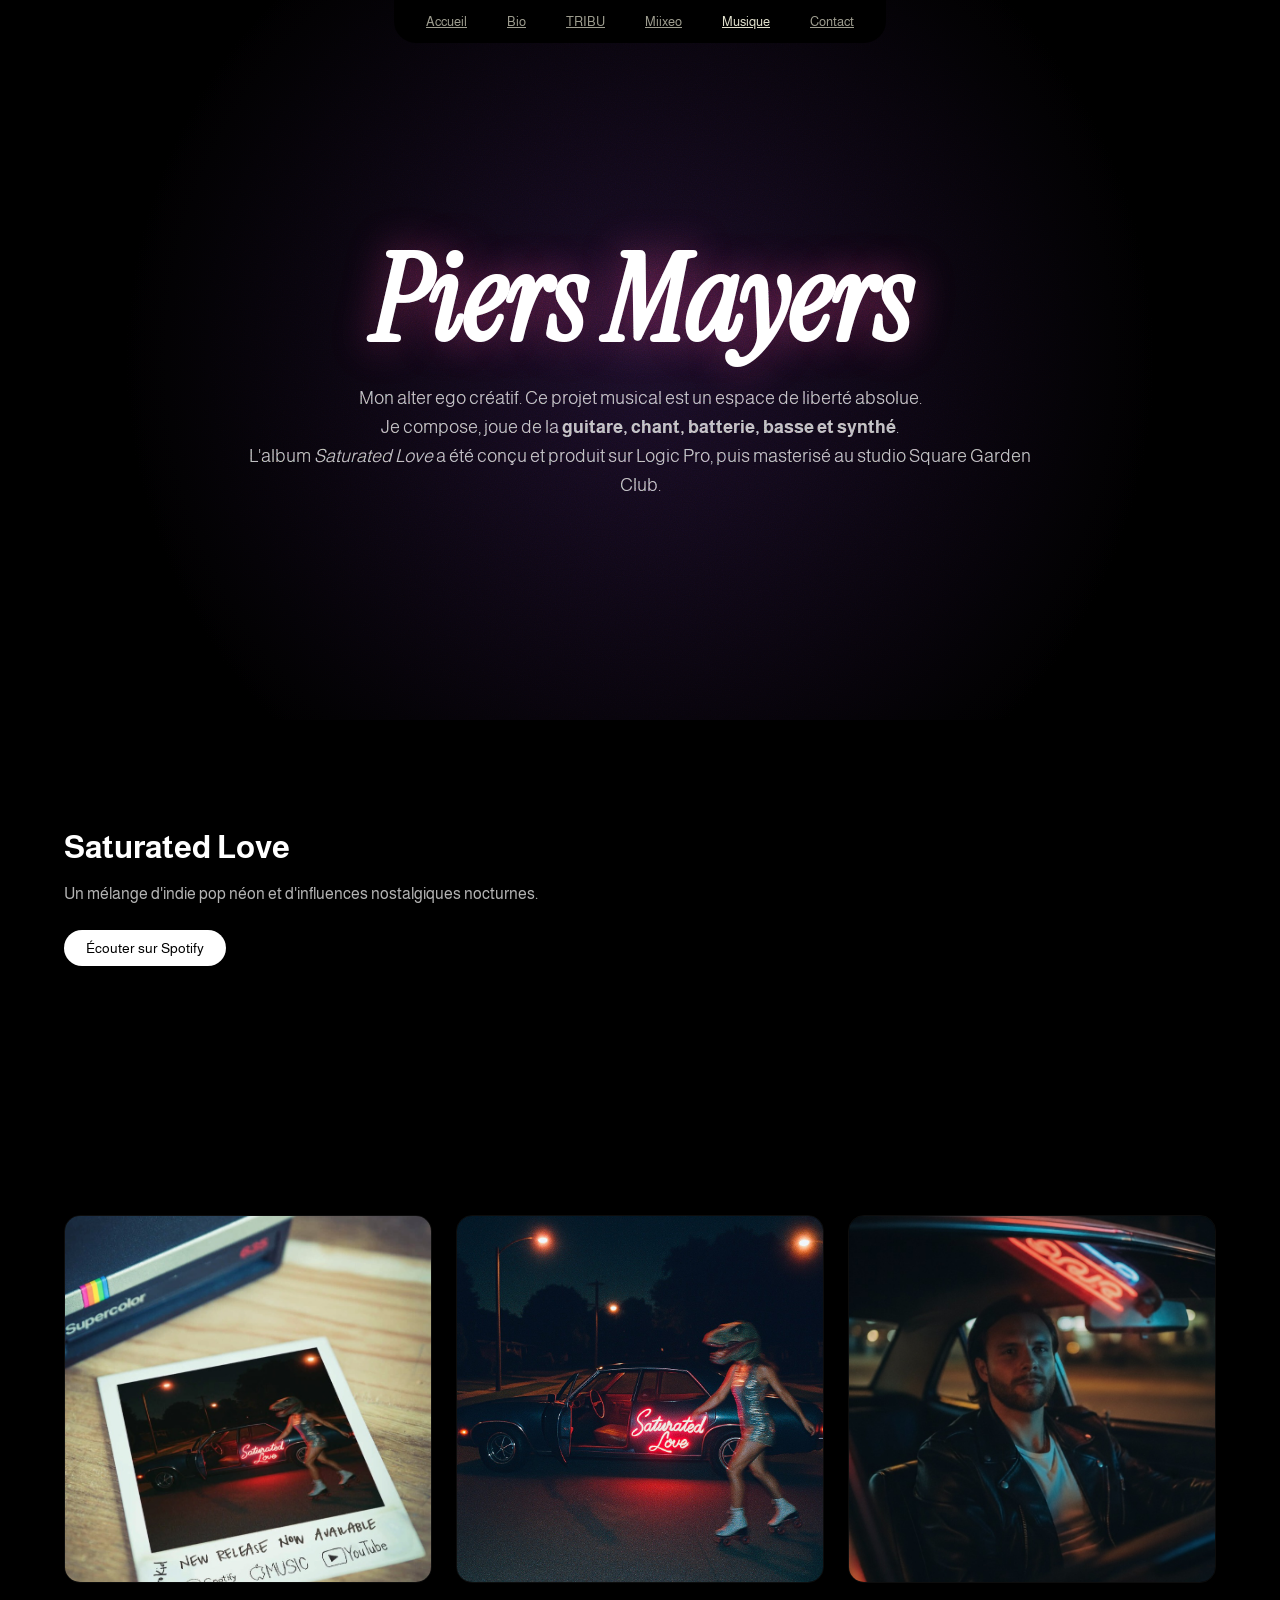
<file: musique.html>
<!DOCTYPE html>
<html lang="fr">
<head>
  <meta charset="UTF-8" />
  <meta name="viewport" content="width=device-width, initial-scale=1.0" />
  <title>Piers Mayers — Projet Musical Indie Pop par Raphaël Paya</title>
  <meta name="description" content="Raphaël Paya, entrepreneur français. Fondateur de TRIBU (agence de recrutement IT boostée par l'IA) et Miixeo (SaaS recruteurs, dossiers candidats stratégiques). 28 000 abonnés LinkedIn. Musicien Piers Mayers." />
  <meta name="keywords" content="Raphaël Paya, Raphael Paya, TRIBU recrutement IT, Miixeo SaaS recruteurs, agence recrutement tech, logiciel recrutement, ATS, dossier candidat, soft skills DISC, matching candidat entreprise, recrutement IA, entrepreneur, Piers Mayers, LinkedIn" />
  <meta name="author" content="Raphaël Paya" />
  <link rel="canonical" href="https://raphaelpaya.com/" />
  <meta property="og:type" content="profile" />
  <meta property="og:title" content="Raphaël Paya — Entrepreneur, Recrutement IT & SaaS RH" />
  <meta property="og:description" content="Fondateur de TRIBU (recrutement IT + IA) et Miixeo (SaaS recruteurs). 28k LinkedIn. Musicien Piers Mayers." />
  <meta property="og:url" content="https://raphaelpaya.com/" />

  

  <link rel="preconnect" href="https://fonts.googleapis.com">
  <link rel="preconnect" href="https://fonts.gstatic.com" crossorigin>
  <link href="https://fonts.googleapis.com/css2?family=Almarai:wght@300;400;700;800&family=Instrument+Serif:ital@1&display=swap" rel="stylesheet">

  <style>
    /* =============================================
       RESET & GLOBAL
    ============================================= */
    *, *::before, *::after {
      font-family: 'Almarai', -apple-system, BlinkMacSystemFont, 'Segoe UI', sans-serif;
      box-sizing: border-box; margin: 0; padding: 0;
    }
    :root {
      --cream: #DEDBC8;
      --cream-alt: #E1E0CC;
      --bg: #000;
      --card: #101010;
      --feature: #212121;
      --tribu: #e8472a;
      --miixeo: #6c3fc5;
      --gray: #6b7280;
      --ease: cubic-bezier(0.16, 1, 0.3, 1);
      --ease2: cubic-bezier(0.22, 1, 0.36, 1);
    }
    html { scroll-behavior: smooth; }
    body {
      background: var(--bg);
      color: var(--cream-alt);
      -webkit-font-smoothing: antialiased;
      overflow-x: hidden;
    }

    /* =============================================
       NOISE TEXTURES
    ============================================= */
    .noise-overlay {
      position: absolute; inset: 0; pointer-events: none; z-index: 3;
      opacity: 0.7; mix-blend-mode: overlay;
      background-image: url("data:image/svg+xml,%3Csvg xmlns='http://www.w3.org/2000/svg' width='300' height='300'%3E%3Cfilter id='n'%3E%3CfeTurbulence type='fractalNoise' baseFrequency='0.85' numOctaves='3' stitchTiles='stitch'/%3E%3C/filter%3E%3Crect width='300' height='300' filter='url(%23n)'/%3E%3C/svg%3E");
      background-size: 300px 300px;
    }
    .bg-noise {
      position: absolute; inset: 0; pointer-events: none; z-index: 0; opacity: 0.15;
      background-image: url("data:image/svg+xml,%3Csvg xmlns='http://www.w3.org/2000/svg' width='200' height='200'%3E%3Cfilter id='n'%3E%3CfeTurbulence type='fractalNoise' baseFrequency='0.9' numOctaves='4' stitchTiles='stitch'/%3E%3C/filter%3E%3Crect width='200' height='200' filter='url(%23n)'/%3E%3C/svg%3E");
      background-size: 200px 200px;
    }

    /* =============================================
       NAVBAR — pill hanging from top
    ============================================= */
    nav {
      position: fixed; top: 0; left: 0; right: 0; z-index: 100;
      display: flex; justify-content: center; pointer-events: none;
    }
    .nav-pill {
      pointer-events: all;
      background: #000;
      border-radius: 0 0 22px 22px;
      padding: 10px 32px;
      display: flex; align-items: center; gap: 40px;
    }
    .nav-pill a {
      background: none; border: none; cursor: pointer;
      font-family: 'Almarai', sans-serif; font-size: 13px;
      color: rgba(225,224,204,0.7);
      transition: color 0.2s; padding: 4px 0; white-space: nowrap;
    }
    .nav-pill a:hover, .nav-pill a.active { color: #E1E0CC; }

    /* =============================================
       PAGE SYSTEM
    ============================================= */
    
    

    /* =============================================
       WORD PULL-UP ANIMATION
    ============================================= */
    .pw { display: inline-block; overflow: hidden; vertical-align: bottom; }
    .pw-i {
      display: inline-block;
      transform: translateY(115%);
      opacity: 0;
      transition: transform 0.9s var(--ease), opacity 0.5s ease;
    }
    .pr .pw-i { transform: translateY(0); opacity: 1; }

    /* =============================================
       HERO — full viewport, inset rounded
    ============================================= */
    #home-hero { height: 100vh; padding: 16px; position: relative; }
    .hero-box {
      position: relative; height: 100%;
      border-radius: 24px; overflow: hidden;
      background: #000;
    }
    /* Fallback animé visible quand la vidéo ne charge pas */
    .hero-fallback {
      position: absolute; top: 0; left: 0; right: 0; bottom: 0;
      z-index: 0;
      background: linear-gradient(125deg, #0a0a0a 0%, #0f0f1a 30%, #12192e 60%, #0a0f18 100%);
      background-size: 400% 400%;
      animation: gradshift 12s ease infinite;
    }
    @keyframes gradshift {
      0%   { background-position: 0% 50%; }
      50%  { background-position: 100% 50%; }
      100% { background-position: 0% 50%; }
    }
    .hero-video {
      position: absolute; top: 0; left: 0; right: 0; bottom: 0;
      width: 100%; height: 100%;
      object-fit: cover; z-index: 1;
    }
    .hero-grad {
      position: absolute; inset: 0; z-index: 2;
      background: linear-gradient(to bottom, rgba(0,0,0,0.25) 0%, transparent 40%, rgba(0,0,0,0.7) 100%);
    }
    .hero-content {
      position: absolute; bottom: 0; left: 0; right: 0; z-index: 5;
      padding: 0 36px 28px;
      display: grid; grid-template-columns: 8fr 4fr;
      align-items: flex-end; gap: 24px;
    }
    .hero-name {
      font-weight: 400;
      letter-spacing: -0.07em;
      line-height: 0.85;
      color: var(--cream-alt);
    }
    .hero-first { font-size: clamp(40px, 11vw, 11vw); display: block; }
    .hero-last  { font-size: clamp(72px, 24vw, 24vw); display: block; position: relative; }
    .hero-asterisk {
      font-size: 0.28em; position: absolute;
      top: 0.5em; right: -0.1em;
      opacity: 0; transition: opacity 0.5s ease 1.2s;
      font-weight: 300;
    }
    .hero-anim-done .hero-asterisk { opacity: 1; }

    .hero-right {
      display: flex; flex-direction: column; gap: 18px;
      padding-bottom: 6px;
    }
    .hero-desc {
      font-size: 13px; color: rgba(222,219,200,0.65);
      line-height: 1.35; font-weight: 300;
      opacity: 0; transform: translateY(20px);
      transition: opacity 0.8s ease 0.5s, transform 0.9s var(--ease) 0.5s;
    }
    .hero-cta {
      display: inline-flex; align-items: center; gap: 10px;
      background: var(--cream); border-radius: 999px;
      padding: 8px 8px 8px 20px; cursor: pointer; border: none;
      color: #000; font-family: 'Almarai', sans-serif;
      font-size: 14px; font-weight: 500;
      text-decoration: none; width: fit-content;
      opacity: 0; transform: translateY(20px);
      transition: opacity 0.8s ease 0.7s, transform 0.9s var(--ease) 0.7s, gap 0.2s ease;
    }
    .hero-cta:hover { gap: 14px; }
    .hero-cta-dot {
      background: #000; border-radius: 50%;
      width: 36px; height: 36px; flex-shrink: 0;
      display: flex; align-items: center; justify-content: center;
      transition: transform 0.2s ease;
    }
    .hero-cta:hover .hero-cta-dot { transform: scale(1.1); }
    .hero-cta-dot svg { width: 15px; height: 15px; stroke: var(--cream-alt); }
    .hero-in .hero-desc, .hero-in .hero-cta { opacity: 1; transform: translateY(0); }

    /* =============================================
       ABOUT — #101010 card, mixed typography
    ============================================= */
    .about-section { background: var(--bg); padding: 80px 24px; }
    .about-card {
      background: var(--card); border-radius: 24px;
      padding: 64px 48px; max-width: 1100px; margin: 0 auto; text-align: center;
    }
    .about-eyebrow {
      font-size: 10px; font-weight: 700; letter-spacing: 1.5px;
      text-transform: uppercase; color: var(--cream); margin-bottom: 36px;
    }
    .about-heading {
      font-size: clamp(26px, 4.5vw, 58px);
      line-height: 1.0; max-width: 850px; margin: 0 auto 40px;
      display: flex; flex-wrap: wrap; justify-content: center; align-items: baseline; gap: 0;
    }
    .serif-it {
      font-family: 'Instrument Serif', serif;
      font-style: italic; font-weight: 400;
    }
    .about-body {
      font-size: 14px; color: var(--cream-alt);
      line-height: 1.75; max-width: 680px; margin: 0 auto;
    }
    .achar { opacity: 0.15; display: inline; white-space: pre-wrap; }

    /* =============================================
       VENTURES / FEATURE GRID
    ============================================= */
    .ventures-section {
      background: var(--bg); padding: 80px 24px;
      position: relative; overflow: hidden; min-height: 100vh;
    }
    .section-hd { max-width: 1100px; margin: 0 auto 40px; }
    .s-line1 {
      font-size: clamp(20px, 2.8vw, 36px); font-weight: 400;
      color: var(--cream-alt); line-height: 1.1;
    }
    .s-line2 {
      font-size: clamp(18px, 2.4vw, 32px); font-weight: 400;
      color: var(--gray); line-height: 1.1;
    }
    .fgrid {
      display: grid; grid-template-columns: repeat(4, 1fr);
      gap: 8px; max-width: 1100px; margin: 0 auto;
      min-height: 480px;
    }
    .fc {
      border-radius: 18px; overflow: hidden; position: relative;
      opacity: 0; transform: scale(0.95);
      transition: opacity 0.6s var(--ease2), transform 0.6s var(--ease2);
    }
    .fc.vis { opacity: 1; transform: scale(1); }

    /* video card */
    .fc-vid video {
      position: absolute; inset: 0; width: 100%; height: 100%; object-fit: cover;
    }
    .fc-vid-overlay {
      position: absolute; inset: 0; z-index: 1;
      background: linear-gradient(to top, rgba(0,0,0,0.7) 0%, transparent 60%);
    }
    .fc-vid-label {
      position: absolute; bottom: 0; left: 0; right: 0;
      z-index: 2; padding: 20px;
      font-size: 15px; color: var(--cream-alt);
    }

    /* feature cards */
    .fc-feat {
      background: var(--feature);
      padding: 26px; display: flex; flex-direction: column; gap: 16px;
    }
    .fc-ico { width: 46px; height: 46px; border-radius: 10px; overflow: hidden; object-fit: cover; }
    .fc-num { font-size: 10px; color: var(--gray); font-weight: 700; letter-spacing: 1px; }
    .fc-title { font-size: 17px; font-weight: 600; color: var(--cream-alt); margin-top: -4px; }
    .fc-list { list-style: none; display: flex; flex-direction: column; gap: 9px; flex: 1; }
    .fc-list li {
      display: flex; align-items: flex-start; gap: 8px;
      font-size: 12px; color: #9ca3af; line-height: 1.4;
    }
    .ck { flex-shrink: 0; margin-top: 1px; }
    .ck svg { width: 13px; height: 13px; stroke: var(--cream); }
    .fc-more {
      display: inline-flex; align-items: center; gap: 4px;
      font-size: 12px; color: var(--cream); cursor: pointer;
      background: none; border: none; font-family: 'Almarai', sans-serif;
      padding: 0; transition: gap 0.2s;
    }
    .fc-more:hover { gap: 8px; }
    .fc-more svg { width: 13px; height: 13px; stroke: var(--cream); transform: rotate(-45deg); }

    /* =============================================
       LINKEDIN BANNER
    ============================================= */
    .li-section { background: var(--bg); padding: 0 24px 80px; }
    .li-card {
      max-width: 1100px; margin: 0 auto; background: linear-gradient(135deg, #0A66C2, #003b78);
      border-radius: 20px; padding: 48px;
      display: flex; align-items: flex-start; justify-content: space-between; gap: 40px;
      flex-wrap: wrap; box-shadow: 0 20px 40px rgba(10,102,194,0.15);
    }
    .li-card-content { flex: 1; min-width: 280px; }
    .li-card h3 { font-size: clamp(24px, 4vw, 36px); font-weight: 800; color: white; margin-bottom: 12px; letter-spacing: -0.02em; line-height: 1.1; }
    .li-card p { font-size: 15px; color: rgba(255,255,255,0.9); line-height: 1.6; margin-bottom: 32px; max-width: 600px; }
    .li-stats {
      display: grid; grid-template-columns: repeat(auto-fit, minmax(130px, 1fr)); gap: 24px 16px;
      margin-bottom: 12px;
    }
    .li-stat { display: flex; flex-direction: column; gap: 4px; }
    .li-stat-num { font-size: 26px; font-weight: 800; color: white; line-height: 1; margin-bottom: 2px; }
    .li-stat-lbl { font-size: 11px; font-weight: 600; color: rgba(255,255,255,0.7); text-transform: uppercase; letter-spacing: 0.5px; }
    .li-stat-lbl a { color: rgba(255,255,255,0.8); transition: color 0.2s; text-decoration: underline; }
    .li-stat-lbl a:hover { color: white; }

    /* =============================================
       MUSIC
    ============================================= */
    .music-section { background: var(--bg); padding: 0 24px 80px; }
    .music-card {
      max-width: 1100px; margin: 0 auto;
      background: linear-gradient(135deg, #110e17, #1b0f19, #110816);
      border-radius: 24px; padding: 56px;
      display: grid; grid-template-columns: 1.2fr 1fr;
      gap: 56px; align-items: center; position: relative; overflow: hidden;
      border: 1px solid rgba(255,255,255,0.04);
    }
    .music-content { position: relative; z-index: 2; }
    .music-card h3 { font-size: clamp(38px, 6vw, 64px); font-weight: 400; font-family: 'Instrument Serif', serif; font-style: italic; color: white; margin-bottom: 18px; letter-spacing: 0; line-height: 1.1; }
    .music-desc { font-size: 15px; color: rgba(255,255,255,0.65); line-height: 1.7; margin-bottom: 32px; }
    .music-desc strong { color: rgba(255,255,255,0.9); font-weight: 600; }
    .music-plat { display: flex; gap: 10px; flex-wrap: wrap; }
    .plt {
      padding: 10px 20px; border-radius: 999px; font-size: 14px; font-weight: 600;
      text-decoration: none; background: rgba(255,255,255,0.06); color: white;
      border: 1px solid rgba(255,255,255,0.1); transition: background 0.2s, border-color 0.2s;
      font-family: 'Almarai', sans-serif; display: inline-flex; align-items: center; gap: 8px;
    }
    .plt:hover { background: rgba(255,255,255,0.12); border-color: rgba(255,255,255,0.25); }
    .music-visual {
      position: relative; z-index: 1; aspect-ratio: 1; max-height: 340px; margin: 0 auto;
      display: flex; align-items: center; justify-content: center;
      background: rgba(255,255,255,0.02); border-radius: 40px; border: 1px solid rgba(255,255,255,0.04);
      font-size: 100px; width: 100%; box-shadow: inset 0 0 80px rgba(0,0,0,0.5);
    }
    .music-visual::before {
      content: ''; position: absolute; width: 60%; height: 60%; border-radius: 50%;
      background: linear-gradient(45deg, #a855f7, #ec4899, #f43f5e); filter: blur(70px); opacity: 0.3;
      animation: pulseMusic 6s ease-in-out infinite alternate;
    }
    @keyframes pulseMusic {
      0% { transform: scale(1) translate(0, 0); opacity: 0.25; }
      100% { transform: scale(1.15) translate(15px, -15px); opacity: 0.45; }
    }

    /* =============================================
       CONTACT
    ============================================= */
    .contact-section {
      background: var(--bg); padding: 40px 24px 120px; text-align: center;
    }
    .contact-section h2 {
      font-size: clamp(26px, 4vw, 48px); font-weight: 700;
      letter-spacing: -0.05em; margin-bottom: 12px; color: var(--cream-alt);
    }
    .contact-section p { font-size: 16px; color: var(--gray); margin-bottom: 32px; }
    .cbtns { display: flex; justify-content: center; gap: 10px; flex-wrap: wrap; }

    /* =============================================
       BUTTONS
    ============================================= */
    .btn {
      display: inline-flex; align-items: center; gap: 6px;
      border-radius: 999px; padding: 10px 22px;
      font-family: 'Almarai', sans-serif; font-size: 14px; font-weight: 500;
      cursor: pointer; border: none; text-decoration: none;
      transition: transform 0.2s, background 0.2s;
    }
    .btn:hover { transform: scale(1.02); }
    .btn-cream { background: var(--cream); color: #000; }
    .btn-dark {
      background: rgba(255,255,255,0.07); color: var(--cream-alt);
      border: 1px solid rgba(255,255,255,0.1);
    }
    .btn-dark:hover { background: rgba(255,255,255,0.12); }
    .btn-white { background: white; }
    .btn-tribu { background: var(--tribu); color: white; }
    .btn-tribu:hover { background: #c73619; }
    .btn-miixeo { background: var(--miixeo); color: white; }
    .btn-miixeo:hover { background: #4a1fa8; }

    /* =============================================
       DARK CARDS (feature pages)
    ============================================= */
    .dark-section { background: var(--bg); padding: 80px 24px; }
    .dsi { max-width: 1100px; margin: 0 auto; }
    .s-label {
      font-size: 10px; font-weight: 700; letter-spacing: 1.5px;
      text-transform: uppercase; margin-bottom: 10px;
    }
    .s-title {
      font-size: clamp(22px, 3.2vw, 40px); font-weight: 700;
      letter-spacing: -0.04em; color: var(--cream-alt);
      margin-bottom: 8px;
    }
    .s-sub { font-size: 15px; color: var(--gray); line-height: 1.6; max-width: 540px; }
    .dgrid {
      display: grid; grid-template-columns: repeat(3, 1fr);
      gap: 10px; margin-top: 44px;
    }
    .dc {
      background: var(--feature); border-radius: 18px; padding: 26px;
      opacity: 0; transform: scale(0.96);
      transition: opacity 0.6s var(--ease2), transform 0.6s var(--ease2);
    }
    .dc.vis { opacity: 1; transform: scale(1); }
    .dc-ico { font-size: 26px; margin-bottom: 14px; }
    .dc h3 { font-size: 16px; font-weight: 600; color: var(--cream-alt); margin-bottom: 8px; letter-spacing: -0.02em; }
    .dc p { font-size: 13px; color: var(--gray); line-height: 1.6; }

    /* =============================================
       TRIBU PAGE — Tropical / Organic / Forest
    ============================================= */
    #page-tribu { background: #050e07; }

    /* Hero */
    .t-hero { height: 100vh; padding: 16px; }
    .t-hero-box {
      position: relative; height: 100%;
      border-radius: 24px; overflow: hidden;
      background: #050e07;
    }
    .t-hero-fallback {
      position: absolute; top:0;left:0;right:0;bottom:0; z-index: 0;
      background: linear-gradient(160deg, #050e07 0%, #091a0b 45%, #060f08 100%);
      background-size: 300% 300%;
      animation: tgs 20s ease infinite;
    }
    @keyframes tgs {
      0%,100% { background-position: 0% 50%; }
      50%      { background-position: 100% 50%; }
    }
    .t-hero-vid {
      position: absolute; top:0;left:0;right:0;bottom:0;
      width:100%; height:100%; object-fit:cover; z-index:1;
    }
    .t-hero-grad {
      position:absolute;top:0;left:0;right:0;bottom:0; z-index:2;
      background: linear-gradient(to bottom,
        rgba(5,14,7,0.2) 0%,
        transparent 35%,
        rgba(5,14,7,0.85) 100%);
    }
    .t-hero-content {
      position:absolute; bottom:0;left:0;right:0; z-index:5;
      padding: 0 36px 28px;
      display:grid; grid-template-columns: 8fr 4fr;
      align-items:flex-end; gap:24px;
    }
    .t-name {
      font-size: clamp(80px, 22vw, 22vw);
      font-weight: 300; letter-spacing: -0.06em;
      line-height: 0.85; color: #e4e1d2;
    }
    .t-hero-right { display:flex; flex-direction:column; gap:16px; padding-bottom:6px; }
    .t-hero-eyebrow {
      font-size: 10px; font-weight: 700; letter-spacing: 1.8px;
      text-transform: uppercase; color: #7ab893;
    }
    .t-hero-desc {
      font-size:13px; color:rgba(228,225,210,0.62);
      line-height:1.4; font-weight:300;
      opacity:0; transform:translateY(20px);
      transition:opacity .8s ease .5s, transform .9s var(--ease) .5s;
    }
    .t-cta {
      display:inline-flex; align-items:center; gap:10px;
      background:#e4e1d2; border-radius:999px;
      padding:8px 8px 8px 20px; cursor:pointer; border:none;
      color:#050e07; font-family:'Almarai',sans-serif;
      font-size:14px; font-weight:500; text-decoration:none;
      width:fit-content;
      opacity:0; transform:translateY(20px);
      transition:opacity .8s ease .7s, transform .9s var(--ease) .7s, gap .2s ease;
    }
    .t-cta:hover { gap:14px; }
    .t-cta-dot {
      background:#050e07; border-radius:50%;
      width:36px; height:36px; flex-shrink:0;
      display:flex; align-items:center; justify-content:center;
      transition:transform .2s;
    }
    .t-cta:hover .t-cta-dot { transform:scale(1.1); }
    .t-cta-dot svg { width:15px; height:15px; stroke:#e4e1d2; }
    .t-hero-in .t-hero-desc, .t-hero-in .t-cta { opacity:1; transform:translateY(0); }

    /* Sections */
    .t-section { background:#050e07; padding:80px 24px; }
    .t-inner { max-width:1100px; margin:0 auto; }
    .t-eyebrow {
      font-size:10px; font-weight:700; letter-spacing:1.8px;
      text-transform:uppercase; color:#7ab893; margin-bottom:10px;
    }
    .t-h2 {
      font-size:clamp(24px,3.5vw,44px); font-weight:400;
      letter-spacing:-0.04em; color:#e4e1d2; line-height:1.05;
    }
    .t-body { font-size:15px; color:#7a9482; line-height:1.75; }

    /* Intro split */
    .t-intro {
      display:grid; grid-template-columns:1fr 1fr; gap:64px;
      padding-bottom:72px; border-bottom:1px solid rgba(122,184,147,0.1);
    }

    /* 3×2 feature grid */
    .t-grid {
      display:grid; grid-template-columns:repeat(3,1fr);
      gap:2px; margin-top:48px; border-radius:20px; overflow:hidden;
    }
    .t-card {
      background:#0e1d10; padding:32px 28px;
      opacity:0; transform:translateY(14px);
      transition:opacity .6s var(--ease2), transform .6s var(--ease2);
    }
    .t-card.vis { opacity:1; transform:translateY(0); }
    .t-card-num {
      font-size:10px; font-weight:700; letter-spacing:1px; color:#3d7a54;
      margin-bottom:18px; display:flex; align-items:center; gap:10px;
    }
    .t-card-num::after { content:''; flex:1; height:1px; background:rgba(61,122,84,0.28); }
    .t-card h3 {
      font-size:16px; font-weight:600; color:#e4e1d2;
      margin-bottom:10px; letter-spacing:-0.02em;
    }
    .t-card p { font-size:13px; color:#7a9482; line-height:1.65; }

    /* DISC */
    .t-disc {
      display:grid; grid-template-columns:1fr 1fr; gap:48px;
      background:#091408; border-radius:20px; padding:48px;
      border:1px solid rgba(61,122,84,0.14); margin-top:72px;
    }
    .t-disc-row {
      display:flex; align-items:flex-start; gap:16px;
      padding:14px 0; border-bottom:1px solid rgba(122,184,147,0.08);
    }
    .t-disc-row:last-child { border-bottom:none; padding-bottom:0; }
    .t-disc-letter {
      font-size:20px; font-weight:800; color:#3d7a54;
      flex-shrink:0; width:24px; line-height:1.4;
    }
    .t-disc-row strong { display:block; font-size:13px; color:#e4e1d2; margin-bottom:3px; font-weight:600; }
    .t-disc-row span { font-size:12px; color:#7a9482; line-height:1.45; }

    /* Tags */
    .t-tags { display:flex; flex-wrap:wrap; gap:8px; margin-top:28px; }
    .t-tag {
      background:#0e1d10; border:1px solid rgba(61,122,84,0.22);
      border-radius:999px; padding:7px 16px; font-size:13px; color:#e4e1d2;
      transition:border-color .2s, color .2s;
    }
    .t-tag:hover { border-color:rgba(61,122,84,0.55); color:#7ab893; }

    /* CTA bottom */
    .t-cta-bottom {
      background:#050e07; padding:0 24px 100px; text-align:center;
    }
    .t-cta-bottom h2 {
      font-size:clamp(26px,4vw,48px); font-weight:700;
      letter-spacing:-0.05em; margin-bottom:12px; color:#e4e1d2;
    }
    .t-cta-bottom p { font-size:16px; color:#7a9482; margin-bottom:32px; }
    .btn-forest { background:#3d7a54; color:white; }
    .btn-forest:hover { background:#2d5a3d; }
    .btn-t-dark {
      background:rgba(255,255,255,0.05); color:#e4e1d2;
      border:1px solid rgba(122,184,147,0.15);
    }
    .btn-t-dark:hover { background:rgba(255,255,255,0.09); }

    /* =============================================
       MIIXEO PAGE — White / Purple-Magenta
    ============================================= */
    #page-miixeo { background: #fff; }

    /* Hero */
    .m-hero { height: 100vh; padding: 16px; }
    .m-hero-box {
      position: relative; height: 100%;
      border-radius: 24px; overflow: hidden;
      background: #0d0015;
    }
    .m-hero-fallback {
      position: absolute; top:0;left:0;right:0;bottom:0; z-index: 0;
      background: linear-gradient(160deg, #0d0015 0%, #200040 35%, #380060 70%, #1a0035 100%);
      background-size: 300% 300%;
      animation: mgs 18s ease infinite;
    }
    @keyframes mgs {
      0%,100% { background-position: 0% 50%; }
      33%      { background-position: 100% 0%; }
      66%      { background-position: 50% 100%; }
    }
    .m-hero-vid {
      position: absolute; top:0;left:0;right:0;bottom:0;
      width:100%; height:100%; object-fit:cover; z-index:1;
    }
    .m-hero-grad {
      position:absolute;top:0;left:0;right:0;bottom:0; z-index:2;
      background: linear-gradient(to bottom,
        rgba(13,0,21,0.2) 0%,
        transparent 35%,
        rgba(13,0,21,0.85) 100%);
    }
    .m-hero-content {
      position:absolute; bottom:0;left:0;right:0; z-index:5;
      padding: 0 36px 28px;
      display:grid; grid-template-columns: 8fr 4fr;
      align-items:flex-end; gap:24px;
    }
    .m-name {
      font-size: clamp(80px, 22vw, 22vw);
      font-weight: 300; letter-spacing: -0.06em;
      line-height: 0.85; color: #fff;
    }
    .m-hero-right { display:flex; flex-direction:column; gap:16px; padding-bottom:6px; }
    .m-hero-eyebrow {
      font-size: 10px; font-weight: 700; letter-spacing: 1.8px;
      text-transform: uppercase;
      background: linear-gradient(135deg, #c084fc, #f472b6);
      -webkit-background-clip: text; -webkit-text-fill-color: transparent; background-clip: text;
    }
    .m-hero-desc {
      font-size:13px; color:rgba(255,255,255,0.65);
      line-height:1.4; font-weight:300;
      opacity:0; transform:translateY(20px);
      transition:opacity .8s ease .5s, transform .9s var(--ease) .5s;
    }
    .m-cta {
      display:inline-flex; align-items:center; gap:10px;
      background:#fff; border-radius:999px;
      padding:8px 8px 8px 20px; cursor:pointer; border:none;
      color:#6c3fc5; font-family:'Almarai',sans-serif;
      font-size:14px; font-weight:600; text-decoration:none;
      width:fit-content;
      opacity:0; transform:translateY(20px);
      transition:opacity .8s ease .7s, transform .9s var(--ease) .7s, gap .2s ease;
    }
    .m-cta:hover { gap:14px; }
    .m-cta-dot {
      background: linear-gradient(135deg, #6c3fc5, #ec4899);
      border-radius:50%;
      width:36px; height:36px; flex-shrink:0;
      display:flex; align-items:center; justify-content:center;
      transition:transform .2s;
    }
    .m-cta:hover .m-cta-dot { transform:scale(1.1); }
    .m-cta-dot svg { width:15px; height:15px; stroke:#fff; }
    .m-hero-in .m-hero-desc, .m-hero-in .m-cta { opacity:1; transform:translateY(0); }

    /* Sections */
    .m-section { background:#fff; padding:80px 24px; }
    .m-inner { max-width:1100px; margin:0 auto; }
    .m-eyebrow {
      font-size:10px; font-weight:700; letter-spacing:1.8px;
      text-transform:uppercase; margin-bottom:10px;
      background: linear-gradient(135deg, #6c3fc5, #ec4899);
      -webkit-background-clip: text; -webkit-text-fill-color: transparent; background-clip: text;
      display: inline-block;
    }
    .m-h2 {
      font-size:clamp(24px,3.5vw,44px); font-weight:400;
      letter-spacing:-0.04em; color:#111; line-height:1.05;
    }
    .m-body { font-size:15px; color:#6b7280; line-height:1.75; }

    /* Intro split */
    .m-intro {
      display:grid; grid-template-columns:1fr 1fr; gap:64px;
      padding-bottom:72px; border-bottom:1px solid rgba(108,63,197,0.1);
    }

    /* 3×2 feature grid */
    .m-grid {
      display:grid; grid-template-columns:repeat(3,1fr);
      gap:2px; margin-top:48px; border-radius:20px; overflow:hidden;
    }
    .m-card {
      background:#f5f3ff; padding:32px 28px;
      opacity:0; transform:translateY(14px);
      transition:opacity .6s var(--ease2), transform .6s var(--ease2);
    }
    .m-card.vis { opacity:1; transform:translateY(0); }
    .m-card-num {
      font-size:10px; font-weight:700; letter-spacing:1px;
      margin-bottom:18px; display:flex; align-items:center; gap:10px;
      background: linear-gradient(135deg, #6c3fc5, #ec4899);
      -webkit-background-clip: text; -webkit-text-fill-color: transparent; background-clip: text;
    }
    .m-card-num::after { content:''; flex:1; height:1px; background:rgba(108,63,197,0.18); }
    .m-card h3 {
      font-size:16px; font-weight:600; color:#111;
      margin-bottom:10px; letter-spacing:-0.02em;
    }
    .m-card p { font-size:13px; color:#6b7280; line-height:1.65; }

    /* Feature box (3 steps) */
    .m-feature-box {
      display:grid; grid-template-columns:1fr 1fr; gap:48px;
      background: linear-gradient(135deg, #f5f3ff 0%, #fdf2f8 100%);
      border-radius:20px; padding:48px;
      border:1px solid rgba(108,63,197,0.1); margin-top:72px;
    }
    .m-steps { display:flex; flex-direction:column; }
    .m-step {
      display:flex; gap:20px; align-items:flex-start;
      padding:18px 0; border-bottom:1px solid rgba(108,63,197,0.08);
    }
    .m-step:last-child { border-bottom:none; }
    .m-step-num {
      font-size:11px; font-weight:700; letter-spacing:1px; flex-shrink:0;
      padding-top:2px; min-width:22px;
      background: linear-gradient(135deg, #6c3fc5, #ec4899);
      -webkit-background-clip: text; -webkit-text-fill-color: transparent; background-clip: text;
    }
    .m-step h4 { font-size:14px; font-weight:600; color:#111; margin-bottom:4px; }
    .m-step p { font-size:13px; color:#6b7280; line-height:1.5; }

    /* Tags */
    .m-tags { display:flex; flex-wrap:wrap; gap:8px; margin-top:28px; }
    .m-tag {
      background:#f5f3ff; border:1px solid rgba(108,63,197,0.18);
      border-radius:999px; padding:7px 16px; font-size:13px; color:#6c3fc5;
      transition:border-color .2s, background .2s;
    }
    .m-tag:hover { background:#ede9fe; border-color:rgba(108,63,197,0.4); }

    /* CTA bottom */
    .m-cta-bottom {
      background:#fff; padding:0 24px 100px; text-align:center;
    }
    .m-cta-bottom h2 {
      font-size:clamp(26px,4vw,48px); font-weight:700;
      letter-spacing:-0.05em; margin-bottom:12px; color:#111;
    }
    .m-cta-bottom p { font-size:16px; color:#6b7280; margin-bottom:32px; }
    .btn-miixeo-grad {
      background: linear-gradient(135deg, #6c3fc5, #a855f7, #ec4899);
      color: white;
    }
    .btn-miixeo-grad:hover { opacity: 0.88; }
    .btn-m-light {
      background: rgba(108,63,197,0.07); color: #6c3fc5;
      border: 1px solid rgba(108,63,197,0.2);
    }
    .btn-m-light:hover { background: rgba(108,63,197,0.13); }

    /* =============================================
       BIO PAGE
    ============================================= */
    #page-bio { background: var(--bg); }

    /* Hero */
    .bio-hero {
      min-height: 100vh; padding: 140px 24px 80px;
      display: flex; align-items: center;
      position: relative; overflow: hidden;
    }
    .bio-hero::before {
      content: ''; position: absolute; inset: 0;
      background: radial-gradient(ellipse at 25% 70%, rgba(108,63,197,0.055) 0%, transparent 50%),
                  radial-gradient(ellipse at 75% 20%, rgba(61,122,84,0.035) 0%, transparent 45%);
    }
    .bio-hero-inner {
      max-width: 1100px; margin: 0 auto; width: 100%;
      position: relative; z-index: 1;
    }
    .bio-label {
      font-size: 10px; font-weight: 700; letter-spacing: 2px;
      text-transform: uppercase; color: var(--gray);
      margin-bottom: 28px; display: flex; align-items: center; gap: 12px;
    }
    .bio-label::before { content: ''; display: block; width: 32px; height: 1px; background: var(--gray); }
    .bio-h1 {
      font-size: clamp(56px, 9vw, 120px); font-weight: 800;
      letter-spacing: -0.06em; line-height: 0.88; color: var(--cream);
      margin-bottom: 32px;
    }
    .bio-h1 em { font-style: italic; font-family: 'Instrument Serif', serif; font-weight: 400; }
    .bio-tagline {
      font-size: clamp(14px, 1.5vw, 17px); color: var(--gray);
      line-height: 1.7; max-width: 580px; margin-bottom: 64px;
    }
    .bio-stats {
      display: flex; gap: 48px; flex-wrap: wrap;
      padding-top: 44px; border-top: 1px solid rgba(255,255,255,0.07);
    }
    .bio-stat-num {
      font-size: clamp(30px, 4.5vw, 52px); font-weight: 800;
      letter-spacing: -0.06em; color: var(--cream); line-height: 1;
    }
    .bio-stat-num sup { font-size: 0.38em; vertical-align: super; font-weight: 400; color: var(--gray); }
    .bio-stat-label {
      font-size: 11px; color: var(--gray); margin-top: 7px;
      line-height: 1.4; max-width: 110px;
    }

    /* Timeline section */
    .bio-timeline-section { padding: 80px 24px; position: relative; }
    .bio-tl-inner { max-width: 1100px; margin: 0 auto; }
    .bio-tl-header { margin-bottom: 72px; }
    .bio-tl-eyebrow {
      font-size: 10px; font-weight: 700; letter-spacing: 2px;
      text-transform: uppercase; color: var(--gray); margin-bottom: 16px;
    }
    .bio-tl-h2 {
      font-size: clamp(28px, 4.5vw, 56px); font-weight: 400;
      letter-spacing: -0.05em; color: var(--cream); line-height: 1.0;
    }
    .bio-tl-h2 em { font-style: italic; font-family: 'Instrument Serif', serif; font-weight: 400; }

    /* Timeline rail */
    .bio-tl { position: relative; padding-left: 28px; }
    .bio-tl::before {
      content: ''; position: absolute; left: 0; top: 8px; bottom: 0;
      width: 1px; background: rgba(255,255,255,0.07);
    }
    .bio-tl-item {
      position: relative; padding: 0 0 56px 48px;
      opacity: 0; transform: translateX(-16px);
      transition: opacity 0.7s var(--ease2), transform 0.7s var(--ease2);
    }
    .bio-tl-item.vis { opacity: 1; transform: translateX(0); }
    .bio-tl-item::before {
      content: ''; position: absolute;
      left: -5px; top: 9px;
      width: 10px; height: 10px; border-radius: 50%;
      background: var(--bg); border: 1.5px solid rgba(255,255,255,0.18);
      transition: border-color 0.4s, background 0.4s, box-shadow 0.4s;
    }
    .bio-tl-item.vis::before { border-color: var(--cream-alt); background: var(--cream-alt); }
    .bio-tl-item.tl-highlight::before {
      border-color: #a78bfa; background: #a78bfa;
    }
    .bio-tl-item.tl-highlight.vis::before {
      box-shadow: 0 0 14px rgba(167,139,250,0.5);
    }
    .bio-tl-date {
      font-size: 10px; font-weight: 700; letter-spacing: 1.5px;
      text-transform: uppercase; color: var(--gray); margin-bottom: 10px;
      display: flex; align-items: center; gap: 10px; flex-wrap: wrap;
    }
    .bio-tl-city {
      background: rgba(255,255,255,0.06); border-radius: 999px;
      padding: 2px 10px; font-size: 10px; letter-spacing: 0.5px;
      color: var(--cream-alt); font-weight: 600;
    }
    .bio-tl-role {
      font-size: clamp(16px, 2vw, 22px); font-weight: 600;
      letter-spacing: -0.03em; color: var(--cream);
      margin-bottom: 5px; line-height: 1.2;
    }
    .bio-tl-company { font-size: 12px; color: var(--gray); margin-bottom: 13px; font-weight: 500; }
    .bio-tl-desc {
      font-size: 13px; color: var(--gray); line-height: 1.75;
      max-width: 640px;
    }
    .bio-tl-badge {
      display: inline-block; margin-top: 14px;
      background: rgba(167,139,250,0.1); border: 1px solid rgba(167,139,250,0.22);
      border-radius: 999px; padding: 4px 13px;
      font-size: 10px; font-weight: 700; letter-spacing: 1px;
      text-transform: uppercase; color: #a78bfa;
    }

    /* Stats grid */
    .bio-xp-section {
      padding: 80px 24px;
      border-top: 1px solid rgba(255,255,255,0.04);
    }
    .bio-xp-inner { max-width: 1100px; margin: 0 auto; }
    .bio-xp-grid {
      display: grid; grid-template-columns: repeat(3, 1fr);
      gap: 2px; margin-top: 48px; border-radius: 20px; overflow: hidden;
    }
    .bio-xp-card {
      background: var(--card); padding: 32px 28px;
      opacity: 0; transform: translateY(12px);
      transition: opacity 0.6s var(--ease2), transform 0.6s var(--ease2);
    }
    .bio-xp-card.vis { opacity: 1; transform: translateY(0); }
    .bio-xp-n {
      font-size: clamp(36px, 5vw, 56px); font-weight: 800;
      letter-spacing: -0.07em; color: var(--cream); line-height: 1; margin-bottom: 6px;
    }
    .bio-xp-n sup { font-size: 0.35em; vertical-align: super; font-weight: 400; color: var(--gray); }
    .bio-xp-lbl { font-size: 12px; color: var(--gray); line-height: 1.5; }

    /* Music */
    .bio-music { padding: 80px 24px; border-top: 1px solid rgba(255,255,255,0.04); }
    .bio-music-inner { max-width: 1100px; margin: 0 auto; }
    .bio-music-card {
      background: var(--card); border-radius: 20px; padding: 48px;
      display: grid; grid-template-columns: 1fr 1fr; gap: 48px; align-items: center;
    }
    .bio-music-eyebrow {
      font-size: 10px; font-weight: 700; letter-spacing: 2px;
      text-transform: uppercase; color: var(--gray); margin-bottom: 16px;
    }
    .bio-music-h3 {
      font-size: clamp(26px, 3.5vw, 46px); font-weight: 800;
      letter-spacing: -0.05em; color: var(--cream); margin-bottom: 18px; line-height: 1;
    }
    .bio-music-h3 em { font-style: italic; font-family: 'Instrument Serif', serif; font-weight: 400; }
    .bio-music-p { font-size: 14px; color: var(--gray); line-height: 1.75; margin-bottom: 26px; }
    .bio-music-links { display: flex; gap: 8px; flex-wrap: wrap; }
    .bio-plt {
      background: rgba(255,255,255,0.06); border-radius: 999px;
      padding: 8px 18px; font-size: 12px; color: var(--cream-alt);
      text-decoration: none; border: 1px solid rgba(255,255,255,0.08);
      transition: background 0.2s, border-color 0.2s;
    }
    .bio-plt:hover { background: rgba(255,255,255,0.1); border-color: rgba(255,255,255,0.16); }
    .bio-music-visual {
      background: rgba(255,255,255,0.03); border-radius: 16px;
      aspect-ratio: 1; display: flex; align-items: center; justify-content: center;
      border: 1px solid rgba(255,255,255,0.06); flex-direction: column; gap: 12px;
    }
    .bio-music-wave {
      display: flex; align-items: flex-end; gap: 4px; height: 48px;
    }
    .bio-music-wave span {
      display: block; width: 4px; background: var(--cream-alt);
      border-radius: 2px; opacity: 0.6;
      animation: waveAnim 1.4s ease-in-out infinite;
    }
    .bio-music-wave span:nth-child(1) { height: 16px; animation-delay: 0s; }
    .bio-music-wave span:nth-child(2) { height: 32px; animation-delay: 0.15s; }
    .bio-music-wave span:nth-child(3) { height: 48px; animation-delay: 0.3s; }
    .bio-music-wave span:nth-child(4) { height: 24px; animation-delay: 0.45s; }
    .bio-music-wave span:nth-child(5) { height: 40px; animation-delay: 0.6s; }
    .bio-music-wave span:nth-child(6) { height: 20px; animation-delay: 0.75s; }
    .bio-music-wave span:nth-child(7) { height: 36px; animation-delay: 0.9s; }
    @keyframes waveAnim {
      0%, 100% { transform: scaleY(1); opacity: 0.6; }
      50% { transform: scaleY(0.35); opacity: 0.2; }
    }
    .bio-music-meta { font-size: 12px; color: var(--gray); text-align: center; line-height: 1.6; }

    /* Vision */
    .bio-vision { padding: 80px 24px 120px; border-top: 1px solid rgba(255,255,255,0.04); }
    .bio-vision-inner { max-width: 1100px; margin: 0 auto; }
    .bio-vision-quote {
      font-size: clamp(18px, 2.5vw, 32px);
      font-style: italic; font-family: 'Instrument Serif', serif; font-weight: 400;
      color: var(--cream-alt); line-height: 1.3; letter-spacing: -0.02em;
      max-width: 760px; margin: 32px auto 64px; text-align: center;
    }
    .bio-ventures {
      display: grid; grid-template-columns: repeat(4, 1fr); gap: 12px;
    }
    .bio-venture {
      background: var(--card); border-radius: 16px; padding: 26px;
      border: 1px solid rgba(255,255,255,0.04);
      opacity: 0; transform: translateY(10px);
      transition: opacity 0.6s var(--ease2), transform 0.6s var(--ease2);
    }
    .bio-venture.vis { opacity: 1; transform: translateY(0); }
    .bio-venture-status {
      font-size: 9px; font-weight: 700; letter-spacing: 1.5px;
      text-transform: uppercase; margin-bottom: 12px; display: inline-flex;
      align-items: center; gap: 6px;
    }
    .bio-venture-status.live { color: #4ade80; }
    .bio-venture-status.live::before {
      content: ''; display: block; width: 6px; height: 6px;
      border-radius: 50%; background: #4ade80;
      animation: pulse 2s ease-in-out infinite;
    }
    @keyframes pulse {
      0%, 100% { opacity: 1; } 50% { opacity: 0.3; }
    }
    .bio-venture-status.soon { color: var(--gray); }
    .bio-venture h4 {
      font-size: 15px; font-weight: 700; color: var(--cream);
      letter-spacing: -0.03em; margin-bottom: 7px;
    }
    .bio-venture p { font-size: 12px; color: var(--gray); line-height: 1.55; }

    /* =============================================
       FOOTER
    ============================================= */
    footer {
      border-top: 1px solid rgba(255,255,255,0.06);
      padding: 26px 24px; text-align: center;
      font-size: 12px; color: #4b5563;
    }
    footer a { color: #4b5563; text-decoration: none; margin: 0 8px; transition: color 0.2s; }
    footer a:hover { color: var(--cream-alt); }

    /* =============================================
       RESPONSIVE
    ============================================= */
    @media (max-width: 900px) {
      .fgrid { grid-template-columns: repeat(2, 1fr); min-height: auto; }
      .dgrid { grid-template-columns: repeat(2, 1fr); }
    }
    @media (max-width: 640px) {
      .nav-pill { gap: 14px; padding: 8px 16px; }
      .nav-pill a { font-size: 11px; }
      #home-hero { padding: 10px; }
      .hero-content { grid-template-columns: 1fr; padding: 0 20px 20px; }
      .hero-right { display: none; }
      .hero-first { font-size: 16vw; }
      .hero-last { font-size: 34vw; }
      .about-card { padding: 36px 20px; }
      .fgrid { grid-template-columns: 1fr; }
      .dgrid { grid-template-columns: 1fr; }
      .li-card { padding: 36px 20px; flex-direction: column; text-align: left; }
      .li-card a.btn { align-self: flex-start !important; margin-top: 16px; }
      /* Bio mobile */
      .bio-stats { gap: 28px; }
      .bio-xp-grid { grid-template-columns: 1fr 1fr; }
      .bio-music-card { grid-template-columns: 1fr; }
      .bio-music-visual { display: none; }
      .bio-ventures { grid-template-columns: 1fr 1fr; }
      .bio-tl-item { padding-left: 28px; }
      /* Miixeo mobile */
      .m-hero { padding: 10px; }
      .m-hero-content { grid-template-columns: 1fr; padding: 0 20px 20px; }
      .m-hero-right { display: none; }
      .m-name { font-size: 34vw; }
      .m-intro { grid-template-columns: 1fr; gap: 32px; }
      .m-grid { grid-template-columns: 1fr; }
      .m-feature-box { grid-template-columns: 1fr; gap: 32px; padding: 32px 22px; }
      .music-card { grid-template-columns: 1fr; padding: 40px 24px; gap: 40px; }
      .music-visual { display: flex; max-height: 250px; border-radius: 24px; }
      /* TRIBU mobile */
      .t-hero { padding: 10px; }
      .t-hero-content { grid-template-columns: 1fr; padding: 0 20px 20px; }
      .t-hero-right { display: none; }
      .t-name { font-size: 34vw; }
      .t-intro { grid-template-columns: 1fr; gap: 32px; }
      .t-grid { grid-template-columns: 1fr; }
      .t-disc { grid-template-columns: 1fr; gap: 32px; padding: 32px 22px; }
    }
  
    /* MUSIQUE PAGE CUSTOM CSS */
    .pm-hero {
      position: relative; padding: 140px 24px 80px; min-height: 80vh; display: flex; align-items: center; justify-content: center; text-align: center; overflow: hidden;
      background: radial-gradient(circle at center, rgba(168, 85, 247, 0.15) 0%, #000 70%);
    }
    .pm-hero-content { position: relative; z-index: 2; max-width: 800px; }
    .pm-title {
      font-size: clamp(64px, 12vw, 120px); font-family: 'Instrument Serif', serif; font-style: italic; color: white;
      text-shadow: 0 0 40px rgba(236, 72, 153, 0.4); line-height: 1; margin-bottom: 24px;
    }
    .pm-subtitle { font-size: 18px; color: rgba(255,255,255,0.7); line-height: 1.6; font-weight: 300; margin-bottom: 40px; }
    
    .pm-gallery {
      display: grid; grid-template-columns: repeat(auto-fit, minmax(300px, 1fr)); gap: 24px; padding: 40px 24px 80px; max-width: 1200px; margin: 0 auto;
    }
    .pm-img-wrap { border-radius: 16px; overflow: hidden; border: 1px solid rgba(255,255,255,0.05); position: relative; aspect-ratio: 1; }
    .pm-img-wrap img { width: 100%; height: 100%; object-fit: cover; transition: transform 0.5s ease; }
    .pm-img-wrap:hover img { transform: scale(1.05); }
    
    .pm-spotify { max-width: 1200px; margin: 0 auto 100px; padding: 0 24px; display: grid; grid-template-columns: 1fr 1fr; gap: 40px; align-items: center; }
    
    @media (max-width: 768px) {
      .pm-spotify { grid-template-columns: 1fr; }
    }
</style>

</head>
<script type="application/ld+json">
{
  "@context": "https://schema.org",
  "@type": "MusicGroup",
  "name": "Piers Mayers",
  "url": "https://raphaelpaya.com/musique",
  "image": "https://raphaelpaya.com/images/piers_dino.jpg",
  "genre": "Indie Pop",
  "description": "Projet musical multi-instruments (guitare, chant, batterie, basse, synthé).",
  "member": {
    "@type": "Person",
    "name": "Raphaël Paya",
    "url": "https://raphaelpaya.com"
  }
}
</script>
<body>
<!-- ================================================================
     NAV
================================================================ -->
<nav>
  <div class="nav-pill">
    <a href="/" id="nb-home" >Accueil</a>
    <a href="/bio" id="nb-bio">Bio</a>
    <a href="/tribu" id="nb-tribu">TRIBU</a>
    <a href="/miixeo" id="nb-miixeo">Miixeo</a>
    <a href="/musique" id="nb-musique" class="active">Musique</a>
    <a href="/#contact">Contact</a>
  </div>
</nav>

<main id="page-musique">
  <section class="pm-hero">
    <div class="noise-overlay"></div>
    <div class="pm-hero-content">
      <h1 class="pm-title">Piers Mayers</h1>
      <p class="pm-subtitle">Mon alter ego créatif. Ce projet musical est un espace de liberté absolue.<br>Je compose, joue de la <strong>guitare, chant, batterie, basse et synthé</strong>.<br>L'album <em>Saturated Love</em> a été conçu et produit sur Logic Pro, puis masterisé au studio Square Garden Club.</p>
    </div>
  </section>

  <section class="pm-spotify">
    <div class="pm-spot-left">
      <h2 style="font-size:32px;color:white;margin-bottom:16px;">Saturated Love</h2>
      <p style="color:rgba(255,255,255,0.7);line-height:1.6;margin-bottom:24px;">Un mélange d'indie pop néon et d'influences nostalgiques nocturnes.</p>
       <a href="https://open.spotify.com/search/Piers%20Mayers" target="_blank" rel="noopener" class="btn btn-white" style="color:#000;">Écouter sur Spotify</a>
    </div>
    <div class="pm-spot-iframe">
      <!-- Spotify embed placeholder (You can replace artist ID dynamically when found) -->
       <iframe style="border-radius:12px" src="https://open.spotify.com/embed/artist/23X8026196237242854972?utm_source=generator&theme=0" width="100%" height="352" frameBorder="0" allowfullscreen="" allow="autoplay; clipboard-write; encrypted-media; fullscreen; picture-in-picture" loading="lazy"></iframe>
    </div>
  </section>

  <section class="pm-gallery">
    <div class="pm-img-wrap"><img src="images/piers_polaroid.jpg" alt="Piers Mayers Cassette Polaroid"></div>
    <div class="pm-img-wrap"><img src="images/piers_dino.jpg" alt="Piers Mayers Dino Saturated Love"></div>
    <div class="pm-img-wrap"><img src="images/piers_driving.jpg" alt="Piers Mayers Driving Neon"></div>
  </section>
</main>

<script>
// ================================================================
//  PAGE ROUTING
// ================================================================
function sp(name) {
  document.querySelectorAll('.page').forEach(p => p.classList.remove('active'));
  document.querySelectorAll('.nav-pill button[id^="nb-"]').forEach(b => b.classList.remove('active'));
  document.getElementById('page-' + name).classList.add('active');
  const btn = document.getElementById('nb-' + name);
  if (btn) btn.classList.add('active');
  window.scrollTo({ top: 0 });
  setTimeout(boot, 80);
}

function sto(id) {
  setTimeout(() => {
    const el = document.getElementById(id);
    if (el) el.scrollIntoView({ behavior: 'smooth' });
  }, 150);
}

// ================================================================
//  WORD PULL-UP
// ================================================================
function makePullWords(text, extraClass) {
  return text.split(' ').map(w =>
    `<span class="pw"><span class="pw-i${extraClass ? ' ' + extraClass : ''}">${w}</span></span>`
  ).join(' ');
}

function staggerWords(container) {
  container.querySelectorAll('.pw-i').forEach((w, i) => {
    w.style.transitionDelay = i * 0.08 + 's';
  });
}

function observePullUp(el) {
  const io = new IntersectionObserver(entries => {
    entries.forEach(e => {
      if (e.isIntersecting) { e.target.classList.add('pr'); io.unobserve(e.target); }
    });
  }, { threshold: 0.05 });
  io.observe(el);
}

// ================================================================
//  ABOUT HEADING — mixed typography
// ================================================================
function initAboutHeading() {
  const el = document.getElementById('about-heading');
  if (!el || el.dataset.done) return;
  el.dataset.done = '1';

  const segs = [
    { t: 'Je suis Raphaël Paya,', c: '' },
    { t: 'entrepreneur & fondateur.', c: 'serif-it' },
    { t: "J'ai bâti deux entreprises pour révolutionner le recrutement IT.", c: '' }
  ];

  let html = '';
  segs.forEach(seg => {
    seg.t.split(' ').forEach(w => {
      html += `<span class="pw"><span class="pw-i${seg.c ? ' ' + seg.c : ''}">${w}&nbsp;</span></span>`;
    });
  });

  el.innerHTML = html;
  staggerWords(el);
  observePullUp(el);
}

// ================================================================
//  VENTURES HEADER
// ================================================================
function initVenturesHeader() {
  const l1 = document.getElementById('vl1');
  const l2 = document.getElementById('vl2');
  if (!l1 || l1.dataset.done) return;
  l1.dataset.done = l2.dataset.done = '1';

  l1.innerHTML = makePullWords('Des outils de recrutement pour les créateurs de vision.');
  l2.innerHTML = makePullWords("Construits pour l'ambition. Propulsés par l'innovation.");

  staggerWords(l1); staggerWords(l2);
  observePullUp(l1); observePullUp(l2);
}

// ================================================================
//  CHARACTER SCROLL ANIMATION
// ================================================================
function initCharAnim() {
  const el = document.getElementById('about-body');
  if (!el || el.dataset.done) return;
  el.dataset.done = '1';

  const raw = el.textContent;
  el.innerHTML = [...raw].map((ch, i) =>
    ch === ' '
      ? `<span class="achar" data-i="${i}">&nbsp;</span>`
      : `<span class="achar" data-i="${i}">${ch}</span>`
  ).join('');

  const chars = el.querySelectorAll('.achar');
  const total = chars.length;

  function tick() {
    const rect = el.getBoundingClientRect();
    const vh = window.innerHeight;
    const prog = (vh * 0.8 - rect.top) / (rect.height + vh * 0.5);
    chars.forEach((c, i) => {
      const cp = i / total;
      const op = Math.max(0.15, Math.min(1, (prog - cp + 0.12) / 0.14));
      c.style.opacity = op;
    });
  }

  window.addEventListener('scroll', tick, { passive: true });
  tick();
}

// ================================================================
//  CARD STAGGER (feature + dark cards)
// ================================================================
function initCards() {
  function staggerObserve(selector) {
    document.querySelectorAll(selector).forEach((c, i) => {
      if (c.dataset.obs) return;
      c.dataset.obs = '1';
      c.style.transitionDelay = i * 0.12 + 's';
      const io = new IntersectionObserver(entries => {
        entries.forEach(e => {
          if (e.isIntersecting) { e.target.classList.add('vis'); io.unobserve(e.target); }
        });
      }, { threshold: 0.04, rootMargin: '-40px' });
      io.observe(c);
    });
  }
  staggerObserve('.fc');
  staggerObserve('.dc');
}

// ================================================================
//  HERO ANIMATIONS
// ================================================================
function initHero() {
  const name = document.getElementById('hero-name');
  const content = document.getElementById('hero-content');
  const last = document.getElementById('hero-last');

  if (name && !name.dataset.done) {
    name.dataset.done = '1';
    name.querySelectorAll('.pw-i').forEach((w, i) => {
      w.style.transitionDelay = i * 0.14 + 's';
    });
    setTimeout(() => name.classList.add('pr'), 100);
    setTimeout(() => { if (last) last.classList.add('hero-anim-done'); }, 1000);
  }

  if (content && !content.dataset.done) {
    content.dataset.done = '1';
    setTimeout(() => content.classList.add('hero-in'), 150);
  }
}

// ================================================================
//  BIO PAGE ANIMATIONS
// ================================================================
function initBioPage() {
  // Hero title pull-up
  const h1 = document.getElementById('bio-h1');
  if (h1 && !h1.dataset.done) {
    h1.dataset.done = '1';
    h1.querySelectorAll('.pw-i').forEach((w, i) => {
      w.style.transitionDelay = i * 0.2 + 's';
    });
    setTimeout(() => h1.classList.add('pr'), 80);
  }

  // Timeline items
  document.querySelectorAll('.bio-tl-item').forEach(item => {
    if (item.dataset.obs) return;
    item.dataset.obs = '1';
    const io = new IntersectionObserver(entries => {
      entries.forEach(e => {
        if (e.isIntersecting) { e.target.classList.add('vis'); io.unobserve(e.target); }
      });
    }, { threshold: 0.08, rootMargin: '-30px' });
    io.observe(item);
  });

  // XP cards stagger
  document.querySelectorAll('.bio-xp-card').forEach((c, i) => {
    if (c.dataset.obs) return;
    c.dataset.obs = '1';
    c.style.transitionDelay = i * 0.09 + 's';
    const io = new IntersectionObserver(entries => {
      entries.forEach(e => {
        if (e.isIntersecting) { e.target.classList.add('vis'); io.unobserve(e.target); }
      });
    }, { threshold: 0.04, rootMargin: '-20px' });
    io.observe(c);
  });

  // Venture cards stagger
  document.querySelectorAll('.bio-venture').forEach((c, i) => {
    if (c.dataset.obs) return;
    c.dataset.obs = '1';
    c.style.transitionDelay = i * 0.1 + 's';
    const io = new IntersectionObserver(entries => {
      entries.forEach(e => {
        if (e.isIntersecting) { e.target.classList.add('vis'); io.unobserve(e.target); }
      });
    }, { threshold: 0.04, rootMargin: '-20px' });
    io.observe(c);
  });
}

// ================================================================
//  MIIXEO HERO ANIMATION
// ================================================================
function initMiixeoHero() {
  const name = document.getElementById('m-name');
  const content = document.getElementById('m-hero-content');
  if (name && !name.dataset.done) {
    name.dataset.done = '1';
    name.querySelectorAll('.pw-i').forEach((w, i) => {
      w.style.transitionDelay = i * 0.14 + 's';
    });
    setTimeout(() => name.classList.add('pr'), 100);
  }
  if (content && !content.dataset.done) {
    content.dataset.done = '1';
    setTimeout(() => content.classList.add('m-hero-in'), 150);
  }
}

// ================================================================
//  MIIXEO CARDS STAGGER
// ================================================================
function initMiixeoCards() {
  document.querySelectorAll('.m-card').forEach((c, i) => {
    if (c.dataset.obs) return;
    c.dataset.obs = '1';
    c.style.transitionDelay = i * 0.1 + 's';
    const io = new IntersectionObserver(entries => {
      entries.forEach(e => { if (e.isIntersecting) { e.target.classList.add('vis'); io.unobserve(e.target); } });
    }, { threshold: 0.04, rootMargin: '-30px' });
    io.observe(c);
  });
}

// ================================================================
//  MIIXEO VIDEO (local MP4)
// ================================================================
function loadMiixeoVideo() {
  const vid = document.getElementById('miixeo-vid');
  if (!vid || vid.dataset.loaded) return;
  vid.dataset.loaded = '1';
  vid.src = './miixeo.mp4';
  vid.load();
  vid.play().catch(() => {
    document.addEventListener('click', () => vid.play(), { once: true });
  });
}

// ================================================================
//  BOOT — run all inits
// ================================================================

function boot() {
  if (window.location.hash) {
      setTimeout(() => {
          const el = document.querySelector(window.location.hash);
          if (el) el.scrollIntoView({ behavior: 'smooth' });
      }, 300);
  }
  if (document.getElementById('page-tribu')) {
    initTribuHero();
    initTribuCards();
    loadTribuVideo();
  } else if (document.getElementById('page-miixeo')) {
    initMiixeoHero();
    initMiixeoCards();
    loadMiixeoVideo();
  } else if (document.getElementById('page-musique')) { window.scrollTo(0, 0); } else if (document.getElementById('page-bio')) {
    initBioPage();
  } else if (document.getElementById('page-home')) {
    initHero();
    initAboutHeading();
    initVenturesHeader();
    initCharAnim();
    initCards();
  }
}


document.addEventListener('DOMContentLoaded', () => {
  setTimeout(boot, 60);
  loadVideos();
});

// Charge les vidéos via fetch → blob URL pour contourner le blocage CORS en file://
async function loadVideo(el, url) {
  if (!el) return;
  try {
    const resp = await fetch(url, { mode: 'cors', credentials: 'omit' });
    if (!resp.ok) throw new Error(resp.status);
    const blob = await resp.blob();
    const blobUrl = URL.createObjectURL(blob);
    el.src = blobUrl;
    el.load();
    el.play().catch(() => {
      document.addEventListener('click', () => el.play(), { once: true });
    });
  } catch(e) {
    // Silently fail — fallback gradient reste visible
    console.warn('Video not loaded (file:// CORS restriction). Host the file on a server to see the video.', e.message);
    el.style.display = 'none';
  }
}

function loadVideos() {
  loadVideo(
    document.getElementById('hero-vid'),
    'https://d8j0ntlcm91z4.cloudfront.net/user_38xzZboKViGWJOttwIXH07lWA1P/hf_20260405_170732_8a9ccda6-5cff-4628-b164-059c500a2b41.mp4'
  );
  const fvid = document.querySelector('.fc-vid video');
  loadVideo(
    fvid,
    'https://d8j0ntlcm91z4.cloudfront.net/user_38xzZboKViGWJOttwIXH07lWA1P/hf_20260406_133058_0504132a-0cf3-4450-a370-8ea3b05c95d4.mp4'
  );
}

// ================================================================
//  TRIBU VIDEO (Streamable → direct MP4 via API)
// ================================================================
async function loadTribuVideo() {
  const vid = document.getElementById('tribu-vid');
  if (!vid || vid.dataset.loaded) return;
  try {
    const resp = await fetch('https://api.streamable.com/videos/g191l9');
    const data = await resp.json();
    const files = data.files || {};
    const src =
      files['mp4']?.url ||
      files['mp4-mobile']?.url ||
      files['original']?.url;
    if (!src) return;
    const fullSrc = src.startsWith('//') ? 'https:' + src : src;
    vid.src = fullSrc;
    vid.dataset.loaded = '1';
    vid.load();
    vid.play().catch(() => {
      document.addEventListener('click', () => vid.play(), { once: true });
    });
  } catch(e) {
    // Fallback gradient stays — silent fail
  }
}

// ================================================================
//  TRIBU HERO ANIMATION
// ================================================================
function initTribuHero() {
  const name = document.getElementById('t-name');
  const content = document.getElementById('t-hero-content');
  if (name && !name.dataset.done) {
    name.dataset.done = '1';
    name.querySelectorAll('.pw-i').forEach((w, i) => {
      w.style.transitionDelay = i * 0.14 + 's';
    });
    setTimeout(() => name.classList.add('pr'), 100);
  }
  if (content && !content.dataset.done) {
    content.dataset.done = '1';
    setTimeout(() => content.classList.add('t-hero-in'), 150);
  }
}

// ================================================================
//  TRIBU CARDS STAGGER
// ================================================================
function initTribuCards() {
  document.querySelectorAll('.t-card').forEach((c, i) => {
    if (c.dataset.obs) return;
    c.dataset.obs = '1';
    c.style.transitionDelay = i * 0.1 + 's';
    const io = new IntersectionObserver(entries => {
      entries.forEach(e => { if (e.isIntersecting) { e.target.classList.add('vis'); io.unobserve(e.target); } });
    }, { threshold: 0.04, rootMargin: '-30px' });
    io.observe(c);
  });
}
</script>
</body>
</html>
</file>
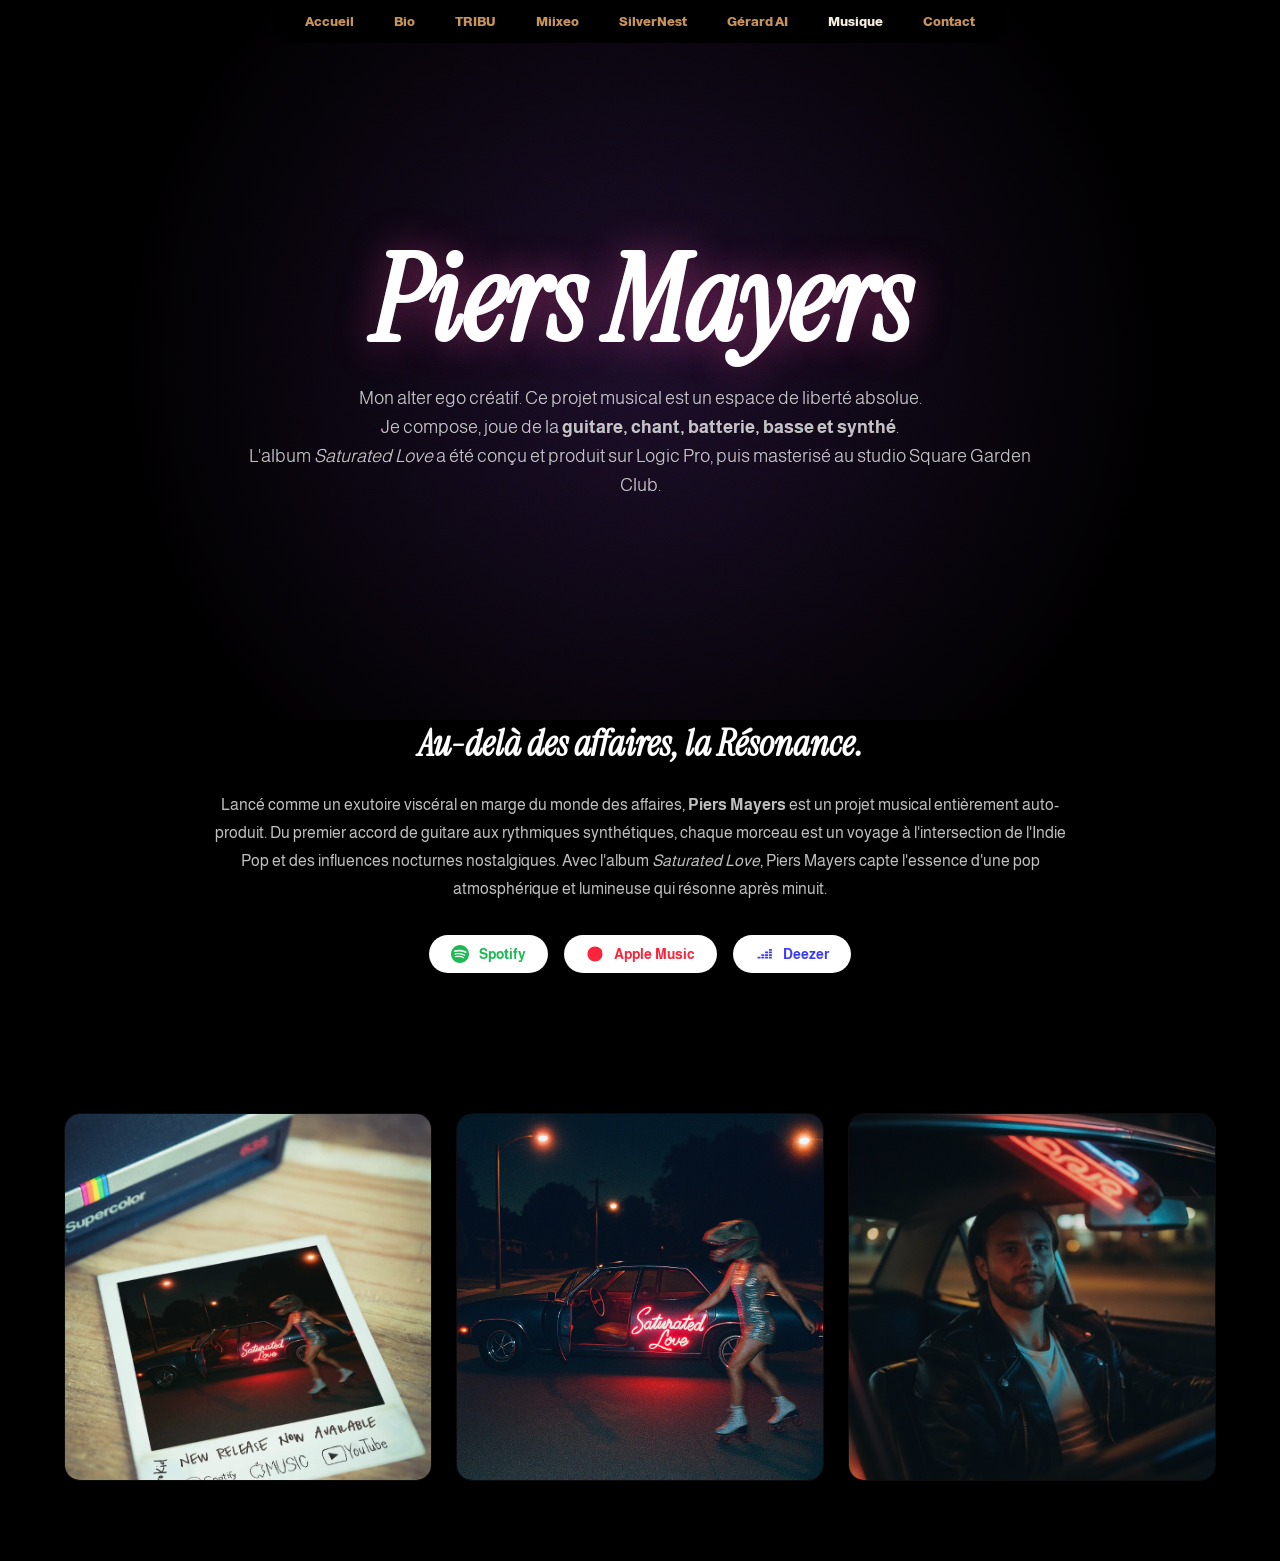
<file: piers-mayers.html>
<!DOCTYPE html>
<html lang="fr">
<head>
  <meta charset="UTF-8" />
  <meta name="viewport" content="width=device-width, initial-scale=1.0" />
  <title>Piers Mayers — Projet Musical Indie Pop par Raphaël Paya</title>
  <meta name="description" content="Raphaël Paya, entrepreneur français. Fondateur de TRIBU (agence de recrutement IT boostée par l'IA) et Miixeo (SaaS recruteurs, dossiers candidats stratégiques). 28 000 abonnés LinkedIn. Musicien Piers Mayers." />
  <meta name="keywords" content="Raphaël Paya, Raphael Paya, TRIBU recrutement IT, Miixeo SaaS recruteurs, agence recrutement tech, logiciel recrutement, ATS, dossier candidat, soft skills DISC, matching candidat entreprise, recrutement IA, entrepreneur, Piers Mayers, LinkedIn" />
  <meta name="author" content="Raphaël Paya" />
  <link rel="canonical" href="https://raphaelpaya.com/piers-mayers" />
  <meta property="og:type" content="profile" />
  <meta property="og:title" content="Raphaël Paya — Entrepreneur, Recrutement IT & SaaS RH" />
  <meta property="og:description" content="Fondateur de TRIBU (recrutement IT + IA) et Miixeo (SaaS recruteurs). 28k LinkedIn. Musicien Piers Mayers." />
  <meta property="og:url" content="https://raphaelpaya.com/" />

  

  <link rel="preconnect" href="https://fonts.googleapis.com">
  <link rel="preconnect" href="https://fonts.gstatic.com" crossorigin>
  <link href="https://fonts.googleapis.com/css2?family=Almarai:wght@300;400;700;800&family=Instrument+Serif:ital@1&display=swap" rel="stylesheet">

  <style>
    /* =============================================
       RESET & GLOBAL
    ============================================= */
    *, *::before, *::after {
      font-family: 'Almarai', -apple-system, BlinkMacSystemFont, 'Segoe UI', sans-serif;
      box-sizing: border-box; margin: 0; padding: 0;
    }
    :root {
      --cream: #DEDBC8;
      --cream-alt: #E1E0CC;
      --bg: #000;
      --card: #101010;
      --feature: #212121;
      --tribu: #e8472a;
      --miixeo: #6c3fc5;
      --gray: #6b7280;
      --ease: cubic-bezier(0.16, 1, 0.3, 1);
      --ease2: cubic-bezier(0.22, 1, 0.36, 1);
    }
    html { scroll-behavior: smooth; }
    body {
      background: var(--bg);
      color: var(--cream-alt);
      -webkit-font-smoothing: antialiased;
      overflow-x: hidden;
    }

    /* =============================================
       NOISE TEXTURES
    ============================================= */
    .noise-overlay {
      position: absolute; inset: 0; pointer-events: none; z-index: 3;
      opacity: 0.7; mix-blend-mode: overlay;
      background-image: url("data:image/svg+xml,%3Csvg xmlns='http://www.w3.org/2000/svg' width='300' height='300'%3E%3Cfilter id='n'%3E%3CfeTurbulence type='fractalNoise' baseFrequency='0.85' numOctaves='3' stitchTiles='stitch'/%3E%3C/filter%3E%3Crect width='300' height='300' filter='url(%23n)'/%3E%3C/svg%3E");
      background-size: 300px 300px;
    }
    .bg-noise {
      position: absolute; inset: 0; pointer-events: none; z-index: 0; opacity: 0.15;
      background-image: url("data:image/svg+xml,%3Csvg xmlns='http://www.w3.org/2000/svg' width='200' height='200'%3E%3Cfilter id='n'%3E%3CfeTurbulence type='fractalNoise' baseFrequency='0.9' numOctaves='4' stitchTiles='stitch'/%3E%3C/filter%3E%3Crect width='200' height='200' filter='url(%23n)'/%3E%3C/svg%3E");
      background-size: 200px 200px;
    }

    /* =============================================
       NAVBAR — pill hanging from top
    ============================================= */
    nav {
      position: fixed; top: 0; left: 0; right: 0; z-index: 100;
      display: flex; justify-content: center; pointer-events: none;
    }
    .nav-pill {
      pointer-events: all;
      background: #000;
      border-radius: 0 0 22px 22px;
      padding: 10px 32px;
      display: flex; align-items: center; gap: 40px;
    }
    .nav-pill a {
      background: none; border: none; cursor: pointer;
      font-family: 'Almarai', sans-serif; font-size: 13px;
      color: #c8945a;
      font-weight: 800;
      text-decoration: none;
      transition: color 0.2s; padding: 4px 0; white-space: nowrap;
    }
    .nav-pill a:hover, .nav-pill a.active { color: #f5ede0; }

    /* =============================================
       PAGE SYSTEM
    ============================================= */
    
    

    /* =============================================
       WORD PULL-UP ANIMATION
    ============================================= */
    .pw { display: inline-block; overflow: hidden; vertical-align: bottom; }
    .pw-i {
      display: inline-block;
      transform: translateY(115%);
      opacity: 0;
      transition: transform 0.9s var(--ease), opacity 0.5s ease;
    }
    .pr .pw-i { transform: translateY(0); opacity: 1; }

    /* =============================================
       HERO — full viewport, inset rounded
    ============================================= */
    #home-hero { height: 100vh; padding: 16px; position: relative; }
    .hero-box {
      position: relative; height: 100%;
      border-radius: 24px; overflow: hidden;
      background: #000;
    }
    /* Fallback animé visible quand la vidéo ne charge pas */
    .hero-fallback {
      position: absolute; top: 0; left: 0; right: 0; bottom: 0;
      z-index: 0;
      background: linear-gradient(125deg, #0a0a0a 0%, #0f0f1a 30%, #12192e 60%, #0a0f18 100%);
      background-size: 400% 400%;
      animation: gradshift 12s ease infinite;
    }
    @keyframes gradshift {
      0%   { background-position: 0% 50%; }
      50%  { background-position: 100% 50%; }
      100% { background-position: 0% 50%; }
    }
    .hero-video {
      position: absolute; top: 0; left: 0; right: 0; bottom: 0;
      width: 100%; height: 100%;
      object-fit: cover; z-index: 1;
    }
    .hero-grad {
      position: absolute; inset: 0; z-index: 2;
      background: linear-gradient(to bottom, rgba(0,0,0,0.25) 0%, transparent 40%, rgba(0,0,0,0.7) 100%);
    }
    .hero-content {
      position: absolute; bottom: 0; left: 0; right: 0; z-index: 5;
      padding: 0 36px 28px;
      display: grid; grid-template-columns: 8fr 4fr;
      align-items: flex-end; gap: 24px;
    }
    .hero-name {
      font-weight: 400;
      letter-spacing: -0.07em;
      line-height: 0.85;
      color: var(--cream-alt);
    }
    .hero-first { font-size: clamp(40px, 11vw, 11vw); display: block; }
    .hero-last  { font-size: clamp(72px, 24vw, 24vw); display: block; position: relative; }
    .hero-asterisk {
      font-size: 0.28em; position: absolute;
      top: 0.5em; right: -0.1em;
      opacity: 0; transition: opacity 0.5s ease 1.2s;
      font-weight: 300;
    }
    .hero-anim-done .hero-asterisk { opacity: 1; }

    .hero-right {
      display: flex; flex-direction: column; gap: 18px;
      padding-bottom: 6px;
    }
    .hero-desc {
      font-size: 13px; color: rgba(222,219,200,0.65);
      line-height: 1.35; font-weight: 300;
      opacity: 0; transform: translateY(20px);
      transition: opacity 0.8s ease 0.5s, transform 0.9s var(--ease) 0.5s;
    }
    .hero-cta {
      display: inline-flex; align-items: center; gap: 10px;
      background: var(--cream); border-radius: 999px;
      padding: 8px 8px 8px 20px; cursor: pointer; border: none;
      color: #000; font-family: 'Almarai', sans-serif;
      font-size: 14px; font-weight: 500;
      text-decoration: none; width: fit-content;
      opacity: 0; transform: translateY(20px);
      transition: opacity 0.8s ease 0.7s, transform 0.9s var(--ease) 0.7s, gap 0.2s ease;
    }
    .hero-cta:hover { gap: 14px; }
    .hero-cta-dot {
      background: #000; border-radius: 50%;
      width: 36px; height: 36px; flex-shrink: 0;
      display: flex; align-items: center; justify-content: center;
      transition: transform 0.2s ease;
    }
    .hero-cta:hover .hero-cta-dot { transform: scale(1.1); }
    .hero-cta-dot svg { width: 15px; height: 15px; stroke: var(--cream-alt); }
    .hero-in .hero-desc, .hero-in .hero-cta { opacity: 1; transform: translateY(0); }

    /* =============================================
       ABOUT — #101010 card, mixed typography
    ============================================= */
    .about-section { background: var(--bg); padding: 80px 24px; }
    .about-card {
      background: var(--card); border-radius: 24px;
      padding: 64px 48px; max-width: 1100px; margin: 0 auto; text-align: center;
    }
    .about-eyebrow {
      font-size: 10px; font-weight: 700; letter-spacing: 1.5px;
      text-transform: uppercase; color: var(--cream); margin-bottom: 36px;
    }
    .about-heading {
      font-size: clamp(26px, 4.5vw, 58px);
      line-height: 1.0; max-width: 850px; margin: 0 auto 40px;
      display: flex; flex-wrap: wrap; justify-content: center; align-items: baseline; gap: 0;
    }
    .serif-it {
      font-family: 'Instrument Serif', serif;
      font-style: italic; font-weight: 400;
    }
    .about-body {
      font-size: 14px; color: var(--cream-alt);
      line-height: 1.75; max-width: 680px; margin: 0 auto;
    }
    .achar { opacity: 0.15; display: inline; white-space: pre-wrap; }

    /* =============================================
       VENTURES / FEATURE GRID
    ============================================= */
    .ventures-section {
      background: var(--bg); padding: 80px 24px;
      position: relative; overflow: hidden; min-height: 100vh;
    }
    .section-hd { max-width: 1100px; margin: 0 auto 40px; }
    .s-line1 {
      font-size: clamp(20px, 2.8vw, 36px); font-weight: 400;
      color: var(--cream-alt); line-height: 1.1;
    }
    .s-line2 {
      font-size: clamp(18px, 2.4vw, 32px); font-weight: 400;
      color: var(--gray); line-height: 1.1;
    }
    .fgrid {
      display: grid; grid-template-columns: repeat(4, 1fr);
      gap: 8px; max-width: 1100px; margin: 0 auto;
      min-height: 480px;
    }
    .fc {
      border-radius: 18px; overflow: hidden; position: relative;
      opacity: 0; transform: scale(0.95);
      transition: opacity 0.6s var(--ease2), transform 0.6s var(--ease2);
    }
    .fc.vis { opacity: 1; transform: scale(1); }

    /* video card */
    .fc-vid video {
      position: absolute; inset: 0; width: 100%; height: 100%; object-fit: cover;
    }
    .fc-vid-overlay {
      position: absolute; inset: 0; z-index: 1;
      background: linear-gradient(to top, rgba(0,0,0,0.7) 0%, transparent 60%);
    }
    .fc-vid-label {
      position: absolute; bottom: 0; left: 0; right: 0;
      z-index: 2; padding: 20px;
      font-size: 15px; color: var(--cream-alt);
    }

    /* feature cards */
    .fc-feat {
      background: var(--feature);
      padding: 26px; display: flex; flex-direction: column; gap: 16px;
    }
    .fc-ico { width: 46px; height: 46px; border-radius: 10px; overflow: hidden; object-fit: cover; }
    .fc-num { font-size: 10px; color: var(--gray); font-weight: 700; letter-spacing: 1px; }
    .fc-title { font-size: 17px; font-weight: 600; color: var(--cream-alt); margin-top: -4px; }
    .fc-list { list-style: none; display: flex; flex-direction: column; gap: 9px; flex: 1; }
    .fc-list li {
      display: flex; align-items: flex-start; gap: 8px;
      font-size: 12px; color: #9ca3af; line-height: 1.4;
    }
    .ck { flex-shrink: 0; margin-top: 1px; }
    .ck svg { width: 13px; height: 13px; stroke: var(--cream); }
    .fc-more {
      display: inline-flex; align-items: center; gap: 4px;
      font-size: 12px; color: var(--cream); cursor: pointer;
      background: none; border: none; font-family: 'Almarai', sans-serif;
      padding: 0; transition: gap 0.2s;
    }
    .fc-more:hover { gap: 8px; }
    .fc-more svg { width: 13px; height: 13px; stroke: var(--cream); transform: rotate(-45deg); }

    /* =============================================
       LINKEDIN BANNER
    ============================================= */
    .li-section { background: var(--bg); padding: 0 24px 80px; }
    .li-card {
      max-width: 1100px; margin: 0 auto; background: linear-gradient(135deg, #0A66C2, #003b78);
      border-radius: 20px; padding: 48px;
      display: flex; align-items: flex-start; justify-content: space-between; gap: 40px;
      flex-wrap: wrap; box-shadow: 0 20px 40px rgba(10,102,194,0.15);
    }
    .li-card-content { flex: 1; min-width: 280px; }
    .li-card h3 { font-size: clamp(24px, 4vw, 36px); font-weight: 800; color: white; margin-bottom: 12px; letter-spacing: -0.02em; line-height: 1.1; }
    .li-card p { font-size: 15px; color: rgba(255,255,255,0.9); line-height: 1.6; margin-bottom: 32px; max-width: 600px; }
    .li-stats {
      display: grid; grid-template-columns: repeat(auto-fit, minmax(130px, 1fr)); gap: 24px 16px;
      margin-bottom: 12px;
    }
    .li-stat { display: flex; flex-direction: column; gap: 4px; }
    .li-stat-num { font-size: 26px; font-weight: 800; color: white; line-height: 1; margin-bottom: 2px; }
    .li-stat-lbl { font-size: 11px; font-weight: 600; color: rgba(255,255,255,0.7); text-transform: uppercase; letter-spacing: 0.5px; }
    .li-stat-lbl a { color: rgba(255,255,255,0.8); transition: color 0.2s; text-decoration: underline; }
    .li-stat-lbl a:hover { color: white; }

    /* =============================================
       MUSIC
    ============================================= */
    .music-section { background: var(--bg); padding: 0 24px 80px; }
    .music-card {
      max-width: 1100px; margin: 0 auto;
      background: linear-gradient(135deg, #110e17, #1b0f19, #110816);
      border-radius: 24px; padding: 56px;
      display: grid; grid-template-columns: 1.2fr 1fr;
      gap: 56px; align-items: center; position: relative; overflow: hidden;
      border: 1px solid rgba(255,255,255,0.04);
    }
    .music-content { position: relative; z-index: 2; }
    .music-card h3 { font-size: clamp(38px, 6vw, 64px); font-weight: 400; font-family: 'Instrument Serif', serif; font-style: italic; color: white; margin-bottom: 18px; letter-spacing: 0; line-height: 1.1; }
    .music-desc { font-size: 15px; color: rgba(255,255,255,0.65); line-height: 1.7; margin-bottom: 32px; }
    .music-desc strong { color: rgba(255,255,255,0.9); font-weight: 600; }
    .music-plat { display: flex; gap: 10px; flex-wrap: wrap; }
    .plt {
      padding: 10px 20px; border-radius: 999px; font-size: 14px; font-weight: 600;
      text-decoration: none; background: rgba(255,255,255,0.06); color: white;
      border: 1px solid rgba(255,255,255,0.1); transition: background 0.2s, border-color 0.2s;
      font-family: 'Almarai', sans-serif; display: inline-flex; align-items: center; gap: 8px;
    }
    .plt:hover { background: rgba(255,255,255,0.12); border-color: rgba(255,255,255,0.25); }
    .music-visual {
      position: relative; z-index: 1; aspect-ratio: 1; max-height: 340px; margin: 0 auto;
      display: flex; align-items: center; justify-content: center;
      background: rgba(255,255,255,0.02); border-radius: 40px; border: 1px solid rgba(255,255,255,0.04);
      font-size: 100px; width: 100%; box-shadow: inset 0 0 80px rgba(0,0,0,0.5);
    }
    .music-visual::before {
      content: ''; position: absolute; width: 60%; height: 60%; border-radius: 50%;
      background: linear-gradient(45deg, #a855f7, #ec4899, #f43f5e); filter: blur(70px); opacity: 0.3;
      animation: pulseMusic 6s ease-in-out infinite alternate;
    }
    @keyframes pulseMusic {
      0% { transform: scale(1) translate(0, 0); opacity: 0.25; }
      100% { transform: scale(1.15) translate(15px, -15px); opacity: 0.45; }
    }

    /* =============================================
       CONTACT
    ============================================= */
    .contact-section {
      background: var(--bg); padding: 40px 24px 120px; text-align: center;
    }
    .contact-section h2 {
      font-size: clamp(26px, 4vw, 48px); font-weight: 700;
      letter-spacing: -0.05em; margin-bottom: 12px; color: var(--cream-alt);
    }
    .contact-section p { font-size: 16px; color: var(--gray); margin-bottom: 32px; }
    .cbtns { display: flex; justify-content: center; gap: 10px; flex-wrap: wrap; }

    /* =============================================
       BUTTONS
    ============================================= */
    .btn {
      display: inline-flex; align-items: center; gap: 6px;
      border-radius: 999px; padding: 10px 22px;
      font-family: 'Almarai', sans-serif; font-size: 14px; font-weight: 500;
      cursor: pointer; border: none; text-decoration: none;
      transition: transform 0.2s, background 0.2s;
    }
    .btn:hover { transform: scale(1.02); }
    .btn-cream { background: var(--cream); color: #000; }
    .btn-dark {
      background: rgba(255,255,255,0.07); color: var(--cream-alt);
      border: 1px solid rgba(255,255,255,0.1);
    }
    .btn-dark:hover { background: rgba(255,255,255,0.12); }
    .btn-white { background: white; }
    .btn-tribu { background: var(--tribu); color: white; }
    .btn-tribu:hover { background: #c73619; }
    .btn-miixeo { background: var(--miixeo); color: white; }
    .btn-miixeo:hover { background: #4a1fa8; }

    /* =============================================
       DARK CARDS (feature pages)
    ============================================= */
    .dark-section { background: var(--bg); padding: 80px 24px; }
    .dsi { max-width: 1100px; margin: 0 auto; }
    .s-label {
      font-size: 10px; font-weight: 700; letter-spacing: 1.5px;
      text-transform: uppercase; margin-bottom: 10px;
    }
    .s-title {
      font-size: clamp(22px, 3.2vw, 40px); font-weight: 700;
      letter-spacing: -0.04em; color: var(--cream-alt);
      margin-bottom: 8px;
    }
    .s-sub { font-size: 15px; color: var(--gray); line-height: 1.6; max-width: 540px; }
    .dgrid {
      display: grid; grid-template-columns: repeat(3, 1fr);
      gap: 10px; margin-top: 44px;
    }
    .dc {
      background: var(--feature); border-radius: 18px; padding: 26px;
      opacity: 0; transform: scale(0.96);
      transition: opacity 0.6s var(--ease2), transform 0.6s var(--ease2);
    }
    .dc.vis { opacity: 1; transform: scale(1); }
    .dc-ico { font-size: 26px; margin-bottom: 14px; }
    .dc h3 { font-size: 16px; font-weight: 600; color: var(--cream-alt); margin-bottom: 8px; letter-spacing: -0.02em; }
    .dc p { font-size: 13px; color: var(--gray); line-height: 1.6; }

    /* =============================================
       TRIBU PAGE — Tropical / Organic / Forest
    ============================================= */
    #page-tribu { background: #050e07; }

    /* Hero */
    .t-hero { height: 100vh; padding: 16px; }
    .t-hero-box {
      position: relative; height: 100%;
      border-radius: 24px; overflow: hidden;
      background: #050e07;
    }
    .t-hero-fallback {
      position: absolute; top:0;left:0;right:0;bottom:0; z-index: 0;
      background: linear-gradient(160deg, #050e07 0%, #091a0b 45%, #060f08 100%);
      background-size: 300% 300%;
      animation: tgs 20s ease infinite;
    }
    @keyframes tgs {
      0%,100% { background-position: 0% 50%; }
      50%      { background-position: 100% 50%; }
    }
    .t-hero-vid {
      position: absolute; top:0;left:0;right:0;bottom:0;
      width:100%; height:100%; object-fit:cover; z-index:1;
    }
    .t-hero-grad {
      position:absolute;top:0;left:0;right:0;bottom:0; z-index:2;
      background: linear-gradient(to bottom,
        rgba(5,14,7,0.2) 0%,
        transparent 35%,
        rgba(5,14,7,0.85) 100%);
    }
    .t-hero-content {
      position:absolute; bottom:0;left:0;right:0; z-index:5;
      padding: 0 36px 28px;
      display:grid; grid-template-columns: 8fr 4fr;
      align-items:flex-end; gap:24px;
    }
    .t-name {
      font-size: clamp(80px, 22vw, 22vw);
      font-weight: 300; letter-spacing: -0.06em;
      line-height: 0.85; color: #e4e1d2;
    }
    .t-hero-right { display:flex; flex-direction:column; gap:16px; padding-bottom:6px; }
    .t-hero-eyebrow {
      font-size: 10px; font-weight: 700; letter-spacing: 1.8px;
      text-transform: uppercase; color: #7ab893;
    }
    .t-hero-desc {
      font-size:13px; color:rgba(228,225,210,0.62);
      line-height:1.4; font-weight:300;
      opacity:0; transform:translateY(20px);
      transition:opacity .8s ease .5s, transform .9s var(--ease) .5s;
    }
    .t-cta {
      display:inline-flex; align-items:center; gap:10px;
      background:#e4e1d2; border-radius:999px;
      padding:8px 8px 8px 20px; cursor:pointer; border:none;
      color:#050e07; font-family:'Almarai',sans-serif;
      font-size:14px; font-weight:500; text-decoration:none;
      width:fit-content;
      opacity:0; transform:translateY(20px);
      transition:opacity .8s ease .7s, transform .9s var(--ease) .7s, gap .2s ease;
    }
    .t-cta:hover { gap:14px; }
    .t-cta-dot {
      background:#050e07; border-radius:50%;
      width:36px; height:36px; flex-shrink:0;
      display:flex; align-items:center; justify-content:center;
      transition:transform .2s;
    }
    .t-cta:hover .t-cta-dot { transform:scale(1.1); }
    .t-cta-dot svg { width:15px; height:15px; stroke:#e4e1d2; }
    .t-hero-in .t-hero-desc, .t-hero-in .t-cta { opacity:1; transform:translateY(0); }

    /* Sections */
    .t-section { background:#050e07; padding:80px 24px; }
    .t-inner { max-width:1100px; margin:0 auto; }
    .t-eyebrow {
      font-size:10px; font-weight:700; letter-spacing:1.8px;
      text-transform:uppercase; color:#7ab893; margin-bottom:10px;
    }
    .t-h2 {
      font-size:clamp(24px,3.5vw,44px); font-weight:400;
      letter-spacing:-0.04em; color:#e4e1d2; line-height:1.05;
    }
    .t-body { font-size:15px; color:#7a9482; line-height:1.75; }

    /* Intro split */
    .t-intro {
      display:grid; grid-template-columns:1fr 1fr; gap:64px;
      padding-bottom:72px; border-bottom:1px solid rgba(122,184,147,0.1);
    }

    /* 3×2 feature grid */
    .t-grid {
      display:grid; grid-template-columns:repeat(3,1fr);
      gap:2px; margin-top:48px; border-radius:20px; overflow:hidden;
    }
    .t-card {
      background:#0e1d10; padding:32px 28px;
      opacity:0; transform:translateY(14px);
      transition:opacity .6s var(--ease2), transform .6s var(--ease2);
    }
    .t-card.vis { opacity:1; transform:translateY(0); }
    .t-card-num {
      font-size:10px; font-weight:700; letter-spacing:1px; color:#3d7a54;
      margin-bottom:18px; display:flex; align-items:center; gap:10px;
    }
    .t-card-num::after { content:''; flex:1; height:1px; background:rgba(61,122,84,0.28); }
    .t-card h3 {
      font-size:16px; font-weight:600; color:#e4e1d2;
      margin-bottom:10px; letter-spacing:-0.02em;
    }
    .t-card p { font-size:13px; color:#7a9482; line-height:1.65; }

    /* DISC */
    .t-disc {
      display:grid; grid-template-columns:1fr 1fr; gap:48px;
      background:#091408; border-radius:20px; padding:48px;
      border:1px solid rgba(61,122,84,0.14); margin-top:72px;
    }
    .t-disc-row {
      display:flex; align-items:flex-start; gap:16px;
      padding:14px 0; border-bottom:1px solid rgba(122,184,147,0.08);
    }
    .t-disc-row:last-child { border-bottom:none; padding-bottom:0; }
    .t-disc-letter {
      font-size:20px; font-weight:800; color:#3d7a54;
      flex-shrink:0; width:24px; line-height:1.4;
    }
    .t-disc-row strong { display:block; font-size:13px; color:#e4e1d2; margin-bottom:3px; font-weight:600; }
    .t-disc-row span { font-size:12px; color:#7a9482; line-height:1.45; }

    /* Tags */
    .t-tags { display:flex; flex-wrap:wrap; gap:8px; margin-top:28px; }
    .t-tag {
      background:#0e1d10; border:1px solid rgba(61,122,84,0.22);
      border-radius:999px; padding:7px 16px; font-size:13px; color:#e4e1d2;
      transition:border-color .2s, color .2s;
    }
    .t-tag:hover { border-color:rgba(61,122,84,0.55); color:#7ab893; }

    /* CTA bottom */
    .t-cta-bottom {
      background:#050e07; padding:0 24px 100px; text-align:center;
    }
    .t-cta-bottom h2 {
      font-size:clamp(26px,4vw,48px); font-weight:700;
      letter-spacing:-0.05em; margin-bottom:12px; color:#e4e1d2;
    }
    .t-cta-bottom p { font-size:16px; color:#7a9482; margin-bottom:32px; }
    .btn-forest { background:#3d7a54; color:white; }
    .btn-forest:hover { background:#2d5a3d; }
    .btn-t-dark {
      background:rgba(255,255,255,0.05); color:#e4e1d2;
      border:1px solid rgba(122,184,147,0.15);
    }
    .btn-t-dark:hover { background:rgba(255,255,255,0.09); }

    /* =============================================
       MIIXEO PAGE — White / Purple-Magenta
    ============================================= */
    #page-miixeo { background: #fff; }

    /* Hero */
    .m-hero { height: 100vh; padding: 16px; }
    .m-hero-box {
      position: relative; height: 100%;
      border-radius: 24px; overflow: hidden;
      background: #0d0015;
    }
    .m-hero-fallback {
      position: absolute; top:0;left:0;right:0;bottom:0; z-index: 0;
      background: linear-gradient(160deg, #0d0015 0%, #200040 35%, #380060 70%, #1a0035 100%);
      background-size: 300% 300%;
      animation: mgs 18s ease infinite;
    }
    @keyframes mgs {
      0%,100% { background-position: 0% 50%; }
      33%      { background-position: 100% 0%; }
      66%      { background-position: 50% 100%; }
    }
    .m-hero-vid {
      position: absolute; top:0;left:0;right:0;bottom:0;
      width:100%; height:100%; object-fit:cover; z-index:1;
    }
    .m-hero-grad {
      position:absolute;top:0;left:0;right:0;bottom:0; z-index:2;
      background: linear-gradient(to bottom,
        rgba(13,0,21,0.2) 0%,
        transparent 35%,
        rgba(13,0,21,0.85) 100%);
    }
    .m-hero-content {
      position:absolute; bottom:0;left:0;right:0; z-index:5;
      padding: 0 36px 28px;
      display:grid; grid-template-columns: 8fr 4fr;
      align-items:flex-end; gap:24px;
    }
    .m-name {
      font-size: clamp(80px, 22vw, 22vw);
      font-weight: 300; letter-spacing: -0.06em;
      line-height: 0.85; color: #fff;
    }
    .m-hero-right { display:flex; flex-direction:column; gap:16px; padding-bottom:6px; }
    .m-hero-eyebrow {
      font-size: 10px; font-weight: 700; letter-spacing: 1.8px;
      text-transform: uppercase;
      background: linear-gradient(135deg, #c084fc, #f472b6);
      -webkit-background-clip: text; -webkit-text-fill-color: transparent; background-clip: text;
    }
    .m-hero-desc {
      font-size:13px; color:rgba(255,255,255,0.65);
      line-height:1.4; font-weight:300;
      opacity:0; transform:translateY(20px);
      transition:opacity .8s ease .5s, transform .9s var(--ease) .5s;
    }
    .m-cta {
      display:inline-flex; align-items:center; gap:10px;
      background:#fff; border-radius:999px;
      padding:8px 8px 8px 20px; cursor:pointer; border:none;
      color:#6c3fc5; font-family:'Almarai',sans-serif;
      font-size:14px; font-weight:600; text-decoration:none;
      width:fit-content;
      opacity:0; transform:translateY(20px);
      transition:opacity .8s ease .7s, transform .9s var(--ease) .7s, gap .2s ease;
    }
    .m-cta:hover { gap:14px; }
    .m-cta-dot {
      background: linear-gradient(135deg, #6c3fc5, #ec4899);
      border-radius:50%;
      width:36px; height:36px; flex-shrink:0;
      display:flex; align-items:center; justify-content:center;
      transition:transform .2s;
    }
    .m-cta:hover .m-cta-dot { transform:scale(1.1); }
    .m-cta-dot svg { width:15px; height:15px; stroke:#fff; }
    .m-hero-in .m-hero-desc, .m-hero-in .m-cta { opacity:1; transform:translateY(0); }

    /* Sections */
    .m-section { background:#fff; padding:80px 24px; }
    .m-inner { max-width:1100px; margin:0 auto; }
    .m-eyebrow {
      font-size:10px; font-weight:700; letter-spacing:1.8px;
      text-transform:uppercase; margin-bottom:10px;
      background: linear-gradient(135deg, #6c3fc5, #ec4899);
      -webkit-background-clip: text; -webkit-text-fill-color: transparent; background-clip: text;
      display: inline-block;
    }
    .m-h2 {
      font-size:clamp(24px,3.5vw,44px); font-weight:400;
      letter-spacing:-0.04em; color:#111; line-height:1.05;
    }
    .m-body { font-size:15px; color:#6b7280; line-height:1.75; }

    /* Intro split */
    .m-intro {
      display:grid; grid-template-columns:1fr 1fr; gap:64px;
      padding-bottom:72px; border-bottom:1px solid rgba(108,63,197,0.1);
    }

    /* 3×2 feature grid */
    .m-grid {
      display:grid; grid-template-columns:repeat(3,1fr);
      gap:2px; margin-top:48px; border-radius:20px; overflow:hidden;
    }
    .m-card {
      background:#f5f3ff; padding:32px 28px;
      opacity:0; transform:translateY(14px);
      transition:opacity .6s var(--ease2), transform .6s var(--ease2);
    }
    .m-card.vis { opacity:1; transform:translateY(0); }
    .m-card-num {
      font-size:10px; font-weight:700; letter-spacing:1px;
      margin-bottom:18px; display:flex; align-items:center; gap:10px;
      background: linear-gradient(135deg, #6c3fc5, #ec4899);
      -webkit-background-clip: text; -webkit-text-fill-color: transparent; background-clip: text;
    }
    .m-card-num::after { content:''; flex:1; height:1px; background:rgba(108,63,197,0.18); }
    .m-card h3 {
      font-size:16px; font-weight:600; color:#111;
      margin-bottom:10px; letter-spacing:-0.02em;
    }
    .m-card p { font-size:13px; color:#6b7280; line-height:1.65; }

    /* Feature box (3 steps) */
    .m-feature-box {
      display:grid; grid-template-columns:1fr 1fr; gap:48px;
      background: linear-gradient(135deg, #f5f3ff 0%, #fdf2f8 100%);
      border-radius:20px; padding:48px;
      border:1px solid rgba(108,63,197,0.1); margin-top:72px;
    }
    .m-steps { display:flex; flex-direction:column; }
    .m-step {
      display:flex; gap:20px; align-items:flex-start;
      padding:18px 0; border-bottom:1px solid rgba(108,63,197,0.08);
    }
    .m-step:last-child { border-bottom:none; }
    .m-step-num {
      font-size:11px; font-weight:700; letter-spacing:1px; flex-shrink:0;
      padding-top:2px; min-width:22px;
      background: linear-gradient(135deg, #6c3fc5, #ec4899);
      -webkit-background-clip: text; -webkit-text-fill-color: transparent; background-clip: text;
    }
    .m-step h4 { font-size:14px; font-weight:600; color:#111; margin-bottom:4px; }
    .m-step p { font-size:13px; color:#6b7280; line-height:1.5; }

    /* Tags */
    .m-tags { display:flex; flex-wrap:wrap; gap:8px; margin-top:28px; }
    .m-tag {
      background:#f5f3ff; border:1px solid rgba(108,63,197,0.18);
      border-radius:999px; padding:7px 16px; font-size:13px; color:#6c3fc5;
      transition:border-color .2s, background .2s;
    }
    .m-tag:hover { background:#ede9fe; border-color:rgba(108,63,197,0.4); }

    /* CTA bottom */
    .m-cta-bottom {
      background:#fff; padding:0 24px 100px; text-align:center;
    }
    .m-cta-bottom h2 {
      font-size:clamp(26px,4vw,48px); font-weight:700;
      letter-spacing:-0.05em; margin-bottom:12px; color:#111;
    }
    .m-cta-bottom p { font-size:16px; color:#6b7280; margin-bottom:32px; }
    .btn-miixeo-grad {
      background: linear-gradient(135deg, #6c3fc5, #a855f7, #ec4899);
      color: white;
    }
    .btn-miixeo-grad:hover { opacity: 0.88; }
    .btn-m-light {
      background: rgba(108,63,197,0.07); color: #6c3fc5;
      border: 1px solid rgba(108,63,197,0.2);
    }
    .btn-m-light:hover { background: rgba(108,63,197,0.13); }

    /* =============================================
       BIO PAGE
    ============================================= */
    #page-bio { background: var(--bg); }

    /* Hero */
    .bio-hero {
      min-height: 100vh; padding: 140px 24px 80px;
      display: flex; align-items: center;
      position: relative; overflow: hidden;
    }
    .bio-hero::before {
      content: ''; position: absolute; inset: 0;
      background: radial-gradient(ellipse at 25% 70%, rgba(108,63,197,0.055) 0%, transparent 50%),
                  radial-gradient(ellipse at 75% 20%, rgba(61,122,84,0.035) 0%, transparent 45%);
    }
    .bio-hero-inner {
      max-width: 1100px; margin: 0 auto; width: 100%;
      position: relative; z-index: 1;
    }
    .bio-label {
      font-size: 10px; font-weight: 700; letter-spacing: 2px;
      text-transform: uppercase; color: var(--gray);
      margin-bottom: 28px; display: flex; align-items: center; gap: 12px;
    }
    .bio-label::before { content: ''; display: block; width: 32px; height: 1px; background: var(--gray); }
    .bio-h1 {
      font-size: clamp(56px, 9vw, 120px); font-weight: 800;
      letter-spacing: -0.06em; line-height: 0.88; color: var(--cream);
      margin-bottom: 32px;
    }
    .bio-h1 em { font-style: italic; font-family: 'Instrument Serif', serif; font-weight: 400; }
    .bio-tagline {
      font-size: clamp(14px, 1.5vw, 17px); color: var(--gray);
      line-height: 1.7; max-width: 580px; margin-bottom: 64px;
    }
    .bio-stats {
      display: flex; gap: 48px; flex-wrap: wrap;
      padding-top: 44px; border-top: 1px solid rgba(255,255,255,0.07);
    }
    .bio-stat-num {
      font-size: clamp(30px, 4.5vw, 52px); font-weight: 800;
      letter-spacing: -0.06em; color: var(--cream); line-height: 1;
    }
    .bio-stat-num sup { font-size: 0.38em; vertical-align: super; font-weight: 400; color: var(--gray); }
    .bio-stat-label {
      font-size: 11px; color: var(--gray); margin-top: 7px;
      line-height: 1.4; max-width: 110px;
    }

    /* Timeline section */
    .bio-timeline-section { padding: 80px 24px; position: relative; }
    .bio-tl-inner { max-width: 1100px; margin: 0 auto; }
    .bio-tl-header { margin-bottom: 72px; }
    .bio-tl-eyebrow {
      font-size: 10px; font-weight: 700; letter-spacing: 2px;
      text-transform: uppercase; color: var(--gray); margin-bottom: 16px;
    }
    .bio-tl-h2 {
      font-size: clamp(28px, 4.5vw, 56px); font-weight: 400;
      letter-spacing: -0.05em; color: var(--cream); line-height: 1.0;
    }
    .bio-tl-h2 em { font-style: italic; font-family: 'Instrument Serif', serif; font-weight: 400; }

    /* Timeline rail */
    .bio-tl { position: relative; padding-left: 28px; }
    .bio-tl::before {
      content: ''; position: absolute; left: 0; top: 8px; bottom: 0;
      width: 1px; background: rgba(255,255,255,0.07);
    }
    .bio-tl-item {
      position: relative; padding: 0 0 56px 48px;
      opacity: 0; transform: translateX(-16px);
      transition: opacity 0.7s var(--ease2), transform 0.7s var(--ease2);
    }
    .bio-tl-item.vis { opacity: 1; transform: translateX(0); }
    .bio-tl-item::before {
      content: ''; position: absolute;
      left: -5px; top: 9px;
      width: 10px; height: 10px; border-radius: 50%;
      background: var(--bg); border: 1.5px solid rgba(255,255,255,0.18);
      transition: border-color 0.4s, background 0.4s, box-shadow 0.4s;
    }
    .bio-tl-item.vis::before { border-color: var(--cream-alt); background: var(--cream-alt); }
    .bio-tl-item.tl-highlight::before {
      border-color: #a78bfa; background: #a78bfa;
    }
    .bio-tl-item.tl-highlight.vis::before {
      box-shadow: 0 0 14px rgba(167,139,250,0.5);
    }
    .bio-tl-date {
      font-size: 10px; font-weight: 700; letter-spacing: 1.5px;
      text-transform: uppercase; color: var(--gray); margin-bottom: 10px;
      display: flex; align-items: center; gap: 10px; flex-wrap: wrap;
    }
    .bio-tl-city {
      background: rgba(255,255,255,0.06); border-radius: 999px;
      padding: 2px 10px; font-size: 10px; letter-spacing: 0.5px;
      color: var(--cream-alt); font-weight: 600;
    }
    .bio-tl-role {
      font-size: clamp(16px, 2vw, 22px); font-weight: 600;
      letter-spacing: -0.03em; color: var(--cream);
      margin-bottom: 5px; line-height: 1.2;
    }
    .bio-tl-company { font-size: 12px; color: var(--gray); margin-bottom: 13px; font-weight: 500; }
    .bio-tl-desc {
      font-size: 13px; color: var(--gray); line-height: 1.75;
      max-width: 640px;
    }
    .bio-tl-badge {
      display: inline-block; margin-top: 14px;
      background: rgba(167,139,250,0.1); border: 1px solid rgba(167,139,250,0.22);
      border-radius: 999px; padding: 4px 13px;
      font-size: 10px; font-weight: 700; letter-spacing: 1px;
      text-transform: uppercase; color: #a78bfa;
    }

    /* Stats grid */
    .bio-xp-section {
      padding: 80px 24px;
      border-top: 1px solid rgba(255,255,255,0.04);
    }
    .bio-xp-inner { max-width: 1100px; margin: 0 auto; }
    .bio-xp-grid {
      display: grid; grid-template-columns: repeat(3, 1fr);
      gap: 2px; margin-top: 48px; border-radius: 20px; overflow: hidden;
    }
    .bio-xp-card {
      background: var(--card); padding: 32px 28px;
      opacity: 0; transform: translateY(12px);
      transition: opacity 0.6s var(--ease2), transform 0.6s var(--ease2);
    }
    .bio-xp-card.vis { opacity: 1; transform: translateY(0); }
    .bio-xp-n {
      font-size: clamp(36px, 5vw, 56px); font-weight: 800;
      letter-spacing: -0.07em; color: var(--cream); line-height: 1; margin-bottom: 6px;
    }
    .bio-xp-n sup { font-size: 0.35em; vertical-align: super; font-weight: 400; color: var(--gray); }
    .bio-xp-lbl { font-size: 12px; color: var(--gray); line-height: 1.5; }

    /* Music */
    .bio-music { padding: 80px 24px; border-top: 1px solid rgba(255,255,255,0.04); }
    .bio-music-inner { max-width: 1100px; margin: 0 auto; }
    .bio-music-card {
      background: var(--card); border-radius: 20px; padding: 48px;
      display: grid; grid-template-columns: 1fr 1fr; gap: 48px; align-items: center;
    }
    .bio-music-eyebrow {
      font-size: 10px; font-weight: 700; letter-spacing: 2px;
      text-transform: uppercase; color: var(--gray); margin-bottom: 16px;
    }
    .bio-music-h3 {
      font-size: clamp(26px, 3.5vw, 46px); font-weight: 800;
      letter-spacing: -0.05em; color: var(--cream); margin-bottom: 18px; line-height: 1;
    }
    .bio-music-h3 em { font-style: italic; font-family: 'Instrument Serif', serif; font-weight: 400; }
    .bio-music-p { font-size: 14px; color: var(--gray); line-height: 1.75; margin-bottom: 26px; }
    .bio-music-links { display: flex; gap: 8px; flex-wrap: wrap; }
    .bio-plt {
      background: rgba(255,255,255,0.06); border-radius: 999px;
      padding: 8px 18px; font-size: 12px; color: var(--cream-alt);
      text-decoration: none; border: 1px solid rgba(255,255,255,0.08);
      transition: background 0.2s, border-color 0.2s;
    }
    .bio-plt:hover { background: rgba(255,255,255,0.1); border-color: rgba(255,255,255,0.16); }
    .bio-music-visual {
      background: rgba(255,255,255,0.03); border-radius: 16px;
      aspect-ratio: 1; display: flex; align-items: center; justify-content: center;
      border: 1px solid rgba(255,255,255,0.06); flex-direction: column; gap: 12px;
    }
    .bio-music-wave {
      display: flex; align-items: flex-end; gap: 4px; height: 48px;
    }
    .bio-music-wave span {
      display: block; width: 4px; background: var(--cream-alt);
      border-radius: 2px; opacity: 0.6;
      animation: waveAnim 1.4s ease-in-out infinite;
    }
    .bio-music-wave span:nth-child(1) { height: 16px; animation-delay: 0s; }
    .bio-music-wave span:nth-child(2) { height: 32px; animation-delay: 0.15s; }
    .bio-music-wave span:nth-child(3) { height: 48px; animation-delay: 0.3s; }
    .bio-music-wave span:nth-child(4) { height: 24px; animation-delay: 0.45s; }
    .bio-music-wave span:nth-child(5) { height: 40px; animation-delay: 0.6s; }
    .bio-music-wave span:nth-child(6) { height: 20px; animation-delay: 0.75s; }
    .bio-music-wave span:nth-child(7) { height: 36px; animation-delay: 0.9s; }
    @keyframes waveAnim {
      0%, 100% { transform: scaleY(1); opacity: 0.6; }
      50% { transform: scaleY(0.35); opacity: 0.2; }
    }
    .bio-music-meta { font-size: 12px; color: var(--gray); text-align: center; line-height: 1.6; }

    /* Vision */
    .bio-vision { padding: 80px 24px 120px; border-top: 1px solid rgba(255,255,255,0.04); }
    .bio-vision-inner { max-width: 1100px; margin: 0 auto; }
    .bio-vision-quote {
      font-size: clamp(18px, 2.5vw, 32px);
      font-style: italic; font-family: 'Instrument Serif', serif; font-weight: 400;
      color: var(--cream-alt); line-height: 1.3; letter-spacing: -0.02em;
      max-width: 760px; margin: 32px auto 64px; text-align: center;
    }
    .bio-ventures {
      display: grid; grid-template-columns: repeat(4, 1fr); gap: 12px;
    }
    .bio-venture {
      background: var(--card); border-radius: 16px; padding: 26px;
      border: 1px solid rgba(255,255,255,0.04);
      opacity: 0; transform: translateY(10px);
      transition: opacity 0.6s var(--ease2), transform 0.6s var(--ease2);
    }
    .bio-venture.vis { opacity: 1; transform: translateY(0); }
    .bio-venture-status {
      font-size: 9px; font-weight: 700; letter-spacing: 1.5px;
      text-transform: uppercase; margin-bottom: 12px; display: inline-flex;
      align-items: center; gap: 6px;
    }
    .bio-venture-status.live { color: #4ade80; }
    .bio-venture-status.live::before {
      content: ''; display: block; width: 6px; height: 6px;
      border-radius: 50%; background: #4ade80;
      animation: pulse 2s ease-in-out infinite;
    }
    @keyframes pulse {
      0%, 100% { opacity: 1; } 50% { opacity: 0.3; }
    }
    .bio-venture-status.soon { color: var(--gray); }
    .bio-venture h4 {
      font-size: 15px; font-weight: 700; color: var(--cream);
      letter-spacing: -0.03em; margin-bottom: 7px;
    }
    .bio-venture p { font-size: 12px; color: var(--gray); line-height: 1.55; }

    /* =============================================
       FOOTER
    ============================================= */
    footer {
      border-top: 1px solid rgba(255,255,255,0.06);
      padding: 26px 24px; text-align: center;
      font-size: 12px; color: #4b5563;
    }
    footer a { color: #4b5563; text-decoration: none; margin: 0 8px; transition: color 0.2s; }
    footer a:hover { color: var(--cream-alt); }

    /* =============================================
       RESPONSIVE
    ============================================= */
    @media (max-width: 900px) {
      .fgrid { grid-template-columns: repeat(2, 1fr); min-height: auto; }
      .dgrid { grid-template-columns: repeat(2, 1fr); }
    }
    @media (max-width: 640px) {
      .nav-pill { gap: 14px; padding: 8px 16px; }
      .nav-pill a { font-size: 11px; }
      #home-hero { padding: 10px; }
      .hero-content { grid-template-columns: 1fr; padding: 0 20px 20px; }
      .hero-right { display: none; }
      .hero-first { font-size: 16vw; }
      .hero-last { font-size: 34vw; }
      .about-card { padding: 36px 20px; }
      .fgrid { grid-template-columns: 1fr; }
      .dgrid { grid-template-columns: 1fr; }
      .li-card { padding: 36px 20px; flex-direction: column; text-align: left; }
      .li-card a.btn { align-self: flex-start !important; margin-top: 16px; }
      /* Bio mobile */
      .bio-stats { gap: 28px; }
      .bio-xp-grid { grid-template-columns: 1fr 1fr; }
      .bio-music-card { grid-template-columns: 1fr; }
      .bio-music-visual { display: none; }
      .bio-ventures { grid-template-columns: 1fr 1fr; }
      .bio-tl-item { padding-left: 28px; }
      /* Miixeo mobile */
      .m-hero { padding: 10px; }
      .m-hero-content { grid-template-columns: 1fr; padding: 0 20px 20px; }
      .m-hero-right { display: none; }
      .m-name { font-size: 34vw; }
      .m-intro { grid-template-columns: 1fr; gap: 32px; }
      .m-grid { grid-template-columns: 1fr; }
      .m-feature-box { grid-template-columns: 1fr; gap: 32px; padding: 32px 22px; }
      .music-card { grid-template-columns: 1fr; padding: 40px 24px; gap: 40px; }
      .music-visual { display: flex; max-height: 250px; border-radius: 24px; }
      /* TRIBU mobile */
      .t-hero { padding: 10px; }
      .t-hero-content { grid-template-columns: 1fr; padding: 0 20px 20px; }
      .t-hero-right { display: none; }
      .t-name { font-size: 34vw; }
      .t-intro { grid-template-columns: 1fr; gap: 32px; }
      .t-grid { grid-template-columns: 1fr; }
      .t-disc { grid-template-columns: 1fr; gap: 32px; padding: 32px 22px; }
    }
  
    /* MUSIQUE PAGE CUSTOM CSS */
    .pm-hero {
      position: relative; padding: 140px 24px 80px; min-height: 80vh; display: flex; align-items: center; justify-content: center; text-align: center; overflow: hidden;
      background: radial-gradient(circle at center, rgba(168, 85, 247, 0.15) 0%, #000 70%);
    }
    .pm-hero-content { position: relative; z-index: 2; max-width: 800px; }
    .pm-title {
      font-size: clamp(64px, 12vw, 120px); font-family: 'Instrument Serif', serif; font-style: italic; color: white;
      text-shadow: 0 0 40px rgba(236, 72, 153, 0.4); line-height: 1; margin-bottom: 24px;
    }
    .pm-subtitle { font-size: 18px; color: rgba(255,255,255,0.7); line-height: 1.6; font-weight: 300; margin-bottom: 40px; }
    
    .pm-gallery {
      display: grid; grid-template-columns: repeat(auto-fit, minmax(300px, 1fr)); gap: 24px; padding: 40px 24px 80px; max-width: 1200px; margin: 0 auto;
    }
    .pm-img-wrap { border-radius: 16px; overflow: hidden; border: 1px solid rgba(255,255,255,0.05); position: relative; aspect-ratio: 1; }
    .pm-img-wrap img { width: 100%; height: 100%; object-fit: cover; transition: transform 0.5s ease; }
    .pm-img-wrap:hover img { transform: scale(1.05); }
    
    .pm-bio-links { max-width: 900px; margin: 0 auto 100px; padding: 0 24px; text-align: center; }
    
    @media (max-width: 768px) {

    }
</style>

</head>
<script type="application/ld+json">
{
  "@context": "https://schema.org",
  "@type": "MusicGroup",
  "name": "Piers Mayers",
  "url": "https://raphaelpaya.com/piers-mayers",
  "image": "https://raphaelpaya.com/images/piers_dino.jpg",
  "genre": "Indie Pop",
  "description": "Projet musical multi-instruments (guitare, chant, batterie, basse, synthé).",
  "member": {
    "@type": "Person",
    "name": "Raphaël Paya",
    "url": "https://raphaelpaya.com"
  }
}
</script>
<body>
<!-- ================================================================
     NAV
================================================================ -->
<nav>
    <div class="nav-pill">
    <a href="/" id="nb-home">Accueil</a>
    <a href="/bio" id="nb-bio">Bio</a>
    <a href="/tribu" id="nb-tribu">TRIBU</a>
    <a href="/miixeo" id="nb-miixeo">Miixeo</a>
    <a href="/silvernest" id="nb-silvernest">SilverNest</a>
    <a href="/gerard-ai" id="nb-gerard">Gérard AI</a>
    <a href="/piers-mayers" id="nb-musique" class="active">Musique</a>
    <a href="/contact">Contact</a>
  </div>
</nav>

<main id="page-musique">
  <section class="pm-hero">
    <div class="noise-overlay"></div>
    <div class="pm-hero-content">
      <h1 class="pm-title">Piers Mayers</h1>
      <p class="pm-subtitle">Mon alter ego créatif. Ce projet musical est un espace de liberté absolue.<br>Je compose, joue de la <strong>guitare, chant, batterie, basse et synthé</strong>.<br>L'album <em>Saturated Love</em> a été conçu et produit sur Logic Pro, puis masterisé au studio Square Garden Club.</p>
    </div>
  </section>

  <section class="pm-bio-links">
    <h2 style="font-size:36px;color:white;margin-bottom:24px;font-family:'Instrument Serif', serif;font-style:italic;">Au-delà des affaires, la Résonance.</h2>
    <p style="color:rgba(255,255,255,0.75);line-height:1.75;margin-bottom:32px;font-size:16px;">
      Lancé comme un exutoire viscéral en marge du monde des affaires, <strong>Piers Mayers</strong> est un projet musical entièrement auto-produit. Du premier accord de guitare aux rythmiques synthétiques, chaque morceau est un voyage à l'intersection de l'Indie Pop et des influences nocturnes nostalgiques. Avec l'album <em>Saturated Love</em>, Piers Mayers capte l'essence d'une pop atmosphérique et lumineuse qui résonne après minuit.
    </p>
    <div style="display:flex; gap:16px; justify-content:center; flex-wrap:wrap; margin-top:32px;">
      <a href="https://open.spotify.com/search/Piers%20Mayers" target="_blank" rel="noopener" class="btn btn-white" style="color:#1DB954; font-weight:700;">
        <svg width="18" height="18" viewBox="0 0 24 24" fill="currentColor" style="margin-right:4px;"><path d="M12 0C5.4 0 0 5.4 0 12s5.4 12 12 12 12-5.4 12-12S18.66 0 12 0zm5.521 17.34c-.24.359-.66.48-1.021.24-2.82-1.74-6.36-2.101-10.561-1.141-.418.122-.779-.179-.899-.539-.12-.421.18-.78.54-.9 4.56-1.021 8.52-.6 11.64 1.32.42.18.479.659.24 1.02zm1.44-3.3c-.301.42-.841.6-1.262.3-3.239-1.98-8.159-2.58-11.939-1.38-.479.12-1.02-.12-1.14-.6-.12-.48.12-1.021.6-1.141C9.6 9.9 15 10.561 18.72 12.84c.361.181.54.841.24 1.2zm.12-3.36C15.24 8.4 8.82 8.16 5.16 9.301c-.6.179-1.2-.181-1.38-.721-.18-.6.18-1.2.72-1.38 4.26-1.26 11.28-1.02 15.721 1.621.539.3.719 1.02.419 1.56-.299.421-1.02.539-1.56.299z"/></svg>
        Spotify
      </a>
      <a href="https://music.apple.com/search?term=Piers+Mayers" target="_blank" rel="noopener" class="btn btn-white" style="color:#FA243C; font-weight:700;">
        <svg width="18" height="18" viewBox="0 0 24 24" fill="currentColor" style="margin-right:4px;"><path d="M12 2C6.477 2 2 6.477 2 12s4.477 10 10 10 10-4.477 10-10S17.523 2 12 2zm1.096 15.111c-1.373 0-2.316-.76-2.316-.76s-.797 2.658-1.011 3.25c-.214.593-.578 1.157-.578 1.157s2.793-1.636 3.665-3.385c.214-.429.563-1.914.563-1.914.417.818 1.572 1.344 2.871 1.344 3.011 0 5.432-2.825 5.432-6.529S19.531 3.513 16.52 3.513c-3.151 0-5.748 2.684-5.748 6.1s1.776 5.372 1.776 5.372s-.225 1.042-.259 1.206c-.05.244-.202.392-.202.392s.874-.325 1.597-1.1c.14-.15.228-.24.228-.24s-.734 1.868-2.816 1.868z"/></svg>
        Apple Music
      </a>
      <a href="https://www.deezer.com/search/Piers%20Mayers" target="_blank" rel="noopener" class="btn btn-white" style="color:#3e3cf7; font-weight:700;">
        <svg width="18" height="18" viewBox="0 0 24 24" fill="currentColor" style="margin-right:4px;"><path d="M22.513 15.539v2.327h-3.957v-2.327h3.957zm-5.069 0v2.327h-4.004v-2.327h4.004zm-5.068 0v2.327l-3.909.006v-2.333h3.909zm-5.021 0v2.327H3.454v-2.327h3.901zm15.158-3.364v2.327h-3.957v-2.327h3.957zm-5.069 0v2.327h-4.004v-2.327h4.004zm-5.068 0v2.327l-3.909.006v-2.333h3.909zm10.137-3.359v2.327h-3.957V8.816h3.957zm-5.069 0v2.327h-4.004V8.816h4.004zM22.513 5.461v2.327h-3.957V5.461h3.957z"/></svg>
        Deezer
      </a>
    </div>
  </section>

  <section class="pm-gallery">
    <div class="pm-img-wrap"><img src="images/piers_polaroid.jpg" alt="Piers Mayers Cassette Polaroid"></div>
    <div class="pm-img-wrap"><img src="images/piers_dino.jpg" alt="Piers Mayers Dino Saturated Love"></div>
    <div class="pm-img-wrap"><img src="images/piers_driving.jpg" alt="Piers Mayers Driving Neon"></div>
  </section>
</main>

<script>
// ================================================================
//  PAGE ROUTING
// ================================================================
function sp(name) {
  document.querySelectorAll('.page').forEach(p => p.classList.remove('active'));
  document.querySelectorAll('.nav-pill button[id^="nb-"]').forEach(b => b.classList.remove('active'));
  document.getElementById('page-' + name).classList.add('active');
  const btn = document.getElementById('nb-' + name);
  if (btn) btn.classList.add('active');
  window.scrollTo({ top: 0 });
  setTimeout(boot, 80);
}

function sto(id) {
  setTimeout(() => {
    const el = document.getElementById(id);
    if (el) el.scrollIntoView({ behavior: 'smooth' });
  }, 150);
}

// ================================================================
//  WORD PULL-UP
// ================================================================
function makePullWords(text, extraClass) {
  return text.split(' ').map(w =>
    `<span class="pw"><span class="pw-i${extraClass ? ' ' + extraClass : ''}">${w}</span></span>`
  ).join(' ');
}

function staggerWords(container) {
  container.querySelectorAll('.pw-i').forEach((w, i) => {
    w.style.transitionDelay = i * 0.08 + 's';
  });
}

function observePullUp(el) {
  const io = new IntersectionObserver(entries => {
    entries.forEach(e => {
      if (e.isIntersecting) { e.target.classList.add('pr'); io.unobserve(e.target); }
    });
  }, { threshold: 0.05 });
  io.observe(el);
}

// ================================================================
//  ABOUT HEADING — mixed typography
// ================================================================
function initAboutHeading() {
  const el = document.getElementById('about-heading');
  if (!el || el.dataset.done) return;
  el.dataset.done = '1';

  const segs = [
    { t: 'Je suis Raphaël Paya,', c: '' },
    { t: 'entrepreneur & fondateur.', c: 'serif-it' },
    { t: "J'ai bâti deux entreprises pour révolutionner le recrutement IT.", c: '' }
  ];

  let html = '';
  segs.forEach(seg => {
    seg.t.split(' ').forEach(w => {
      html += `<span class="pw"><span class="pw-i${seg.c ? ' ' + seg.c : ''}">${w}&nbsp;</span></span>`;
    });
  });

  el.innerHTML = html;
  staggerWords(el);
  observePullUp(el);
}

// ================================================================
//  VENTURES HEADER
// ================================================================
function initVenturesHeader() {
  const l1 = document.getElementById('vl1');
  const l2 = document.getElementById('vl2');
  if (!l1 || l1.dataset.done) return;
  l1.dataset.done = l2.dataset.done = '1';

  l1.innerHTML = makePullWords('Des outils de recrutement pour les créateurs de vision.');
  l2.innerHTML = makePullWords("Construits pour l'ambition. Propulsés par l'innovation.");

  staggerWords(l1); staggerWords(l2);
  observePullUp(l1); observePullUp(l2);
}

// ================================================================
//  CHARACTER SCROLL ANIMATION
// ================================================================
function initCharAnim() {
  const el = document.getElementById('about-body');
  if (!el || el.dataset.done) return;
  el.dataset.done = '1';

  const raw = el.textContent;
  el.innerHTML = [...raw].map((ch, i) =>
    ch === ' '
      ? `<span class="achar" data-i="${i}">&nbsp;</span>`
      : `<span class="achar" data-i="${i}">${ch}</span>`
  ).join('');

  const chars = el.querySelectorAll('.achar');
  const total = chars.length;

  function tick() {
    const rect = el.getBoundingClientRect();
    const vh = window.innerHeight;
    const prog = (vh * 0.8 - rect.top) / (rect.height + vh * 0.5);
    chars.forEach((c, i) => {
      const cp = i / total;
      const op = Math.max(0.15, Math.min(1, (prog - cp + 0.12) / 0.14));
      c.style.opacity = op;
    });
  }

  window.addEventListener('scroll', tick, { passive: true });
  tick();
}

// ================================================================
//  CARD STAGGER (feature + dark cards)
// ================================================================
function initCards() {
  function staggerObserve(selector) {
    document.querySelectorAll(selector).forEach((c, i) => {
      if (c.dataset.obs) return;
      c.dataset.obs = '1';
      c.style.transitionDelay = i * 0.12 + 's';
      const io = new IntersectionObserver(entries => {
        entries.forEach(e => {
          if (e.isIntersecting) { e.target.classList.add('vis'); io.unobserve(e.target); }
        });
      }, { threshold: 0.04, rootMargin: '-40px' });
      io.observe(c);
    });
  }
  staggerObserve('.fc');
  staggerObserve('.dc');
}

// ================================================================
//  HERO ANIMATIONS
// ================================================================
function initHero() {
  const name = document.getElementById('hero-name');
  const content = document.getElementById('hero-content');
  const last = document.getElementById('hero-last');

  if (name && !name.dataset.done) {
    name.dataset.done = '1';
    name.querySelectorAll('.pw-i').forEach((w, i) => {
      w.style.transitionDelay = i * 0.14 + 's';
    });
    setTimeout(() => name.classList.add('pr'), 100);
    setTimeout(() => { if (last) last.classList.add('hero-anim-done'); }, 1000);
  }

  if (content && !content.dataset.done) {
    content.dataset.done = '1';
    setTimeout(() => content.classList.add('hero-in'), 150);
  }
}

// ================================================================
//  BIO PAGE ANIMATIONS
// ================================================================
function initBioPage() {
  // Hero title pull-up
  const h1 = document.getElementById('bio-h1');
  if (h1 && !h1.dataset.done) {
    h1.dataset.done = '1';
    h1.querySelectorAll('.pw-i').forEach((w, i) => {
      w.style.transitionDelay = i * 0.2 + 's';
    });
    setTimeout(() => h1.classList.add('pr'), 80);
  }

  // Timeline items
  document.querySelectorAll('.bio-tl-item').forEach(item => {
    if (item.dataset.obs) return;
    item.dataset.obs = '1';
    const io = new IntersectionObserver(entries => {
      entries.forEach(e => {
        if (e.isIntersecting) { e.target.classList.add('vis'); io.unobserve(e.target); }
      });
    }, { threshold: 0.08, rootMargin: '-30px' });
    io.observe(item);
  });

  // XP cards stagger
  document.querySelectorAll('.bio-xp-card').forEach((c, i) => {
    if (c.dataset.obs) return;
    c.dataset.obs = '1';
    c.style.transitionDelay = i * 0.09 + 's';
    const io = new IntersectionObserver(entries => {
      entries.forEach(e => {
        if (e.isIntersecting) { e.target.classList.add('vis'); io.unobserve(e.target); }
      });
    }, { threshold: 0.04, rootMargin: '-20px' });
    io.observe(c);
  });

  // Venture cards stagger
  document.querySelectorAll('.bio-venture').forEach((c, i) => {
    if (c.dataset.obs) return;
    c.dataset.obs = '1';
    c.style.transitionDelay = i * 0.1 + 's';
    const io = new IntersectionObserver(entries => {
      entries.forEach(e => {
        if (e.isIntersecting) { e.target.classList.add('vis'); io.unobserve(e.target); }
      });
    }, { threshold: 0.04, rootMargin: '-20px' });
    io.observe(c);
  });
}

// ================================================================
//  MIIXEO HERO ANIMATION
// ================================================================
function initMiixeoHero() {
  const name = document.getElementById('m-name');
  const content = document.getElementById('m-hero-content');
  if (name && !name.dataset.done) {
    name.dataset.done = '1';
    name.querySelectorAll('.pw-i').forEach((w, i) => {
      w.style.transitionDelay = i * 0.14 + 's';
    });
    setTimeout(() => name.classList.add('pr'), 100);
  }
  if (content && !content.dataset.done) {
    content.dataset.done = '1';
    setTimeout(() => content.classList.add('m-hero-in'), 150);
  }
}

// ================================================================
//  MIIXEO CARDS STAGGER
// ================================================================
function initMiixeoCards() {
  document.querySelectorAll('.m-card').forEach((c, i) => {
    if (c.dataset.obs) return;
    c.dataset.obs = '1';
    c.style.transitionDelay = i * 0.1 + 's';
    const io = new IntersectionObserver(entries => {
      entries.forEach(e => { if (e.isIntersecting) { e.target.classList.add('vis'); io.unobserve(e.target); } });
    }, { threshold: 0.04, rootMargin: '-30px' });
    io.observe(c);
  });
}

// ================================================================
//  MIIXEO VIDEO (local MP4)
// ================================================================
function loadMiixeoVideo() {
  const vid = document.getElementById('miixeo-vid');
  if (!vid || vid.dataset.loaded) return;
  vid.dataset.loaded = '1';
  vid.src = './miixeo.mp4';
  vid.load();
  vid.play().catch(() => {
    document.addEventListener('click', () => vid.play(), { once: true });
  });
}

// ================================================================
//  BOOT — run all inits
// ================================================================

function boot() {
  if (window.location.hash) {
      setTimeout(() => {
          const el = document.querySelector(window.location.hash);
          if (el) el.scrollIntoView({ behavior: 'smooth' });
      }, 300);
  }
  if (document.getElementById('page-tribu')) {
    initTribuHero();
    initTribuCards();
    loadTribuVideo();
  } else if (document.getElementById('page-miixeo')) {
    initMiixeoHero();
    initMiixeoCards();
    loadMiixeoVideo();
  } else if (document.getElementById('page-musique')) { window.scrollTo(0, 0); } else if (document.getElementById('page-bio')) {
    initBioPage();
  } else if (document.getElementById('page-home')) {
    initHero();
    initAboutHeading();
    initVenturesHeader();
    initCharAnim();
    initCards();
  }
}


document.addEventListener('DOMContentLoaded', () => {
  setTimeout(boot, 60);
  loadVideos();
});

// Charge les vidéos via fetch → blob URL pour contourner le blocage CORS en file://
async function loadVideo(el, url) {
  if (!el) return;
  try {
    const resp = await fetch(url, { mode: 'cors', credentials: 'omit' });
    if (!resp.ok) throw new Error(resp.status);
    const blob = await resp.blob();
    const blobUrl = URL.createObjectURL(blob);
    el.src = blobUrl;
    el.load();
    el.play().catch(() => {
      document.addEventListener('click', () => el.play(), { once: true });
    });
  } catch(e) {
    // Silently fail — fallback gradient reste visible
    console.warn('Video not loaded (file:// CORS restriction). Host the file on a server to see the video.', e.message);
    el.style.display = 'none';
  }
}

function loadVideos() {
  loadVideo(
    document.getElementById('hero-vid'),
    'https://d8j0ntlcm91z4.cloudfront.net/user_38xzZboKViGWJOttwIXH07lWA1P/hf_20260405_170732_8a9ccda6-5cff-4628-b164-059c500a2b41.mp4'
  );
  const fvid = document.querySelector('.fc-vid video');
  loadVideo(
    fvid,
    'https://d8j0ntlcm91z4.cloudfront.net/user_38xzZboKViGWJOttwIXH07lWA1P/hf_20260406_133058_0504132a-0cf3-4450-a370-8ea3b05c95d4.mp4'
  );
}

// ================================================================
//  TRIBU VIDEO (Streamable → direct MP4 via API)
// ================================================================
async function loadTribuVideo() {
  const vid = document.getElementById('tribu-vid');
  if (!vid || vid.dataset.loaded) return;
  try {
    const resp = await fetch('https://api.streamable.com/videos/g191l9');
    const data = await resp.json();
    const files = data.files || {};
    const src =
      files['mp4']?.url ||
      files['mp4-mobile']?.url ||
      files['original']?.url;
    if (!src) return;
    const fullSrc = src.startsWith('//') ? 'https:' + src : src;
    vid.src = fullSrc;
    vid.dataset.loaded = '1';
    vid.load();
    vid.play().catch(() => {
      document.addEventListener('click', () => vid.play(), { once: true });
    });
  } catch(e) {
    // Fallback gradient stays — silent fail
  }
}

// ================================================================
//  TRIBU HERO ANIMATION
// ================================================================
function initTribuHero() {
  const name = document.getElementById('t-name');
  const content = document.getElementById('t-hero-content');
  if (name && !name.dataset.done) {
    name.dataset.done = '1';
    name.querySelectorAll('.pw-i').forEach((w, i) => {
      w.style.transitionDelay = i * 0.14 + 's';
    });
    setTimeout(() => name.classList.add('pr'), 100);
  }
  if (content && !content.dataset.done) {
    content.dataset.done = '1';
    setTimeout(() => content.classList.add('t-hero-in'), 150);
  }
}

// ================================================================
//  TRIBU CARDS STAGGER
// ================================================================
function initTribuCards() {
  document.querySelectorAll('.t-card').forEach((c, i) => {
    if (c.dataset.obs) return;
    c.dataset.obs = '1';
    c.style.transitionDelay = i * 0.1 + 's';
    const io = new IntersectionObserver(entries => {
      entries.forEach(e => { if (e.isIntersecting) { e.target.classList.add('vis'); io.unobserve(e.target); } });
    }, { threshold: 0.04, rootMargin: '-30px' });
    io.observe(c);
  });
}
</script>
</body>
</html>
</file>
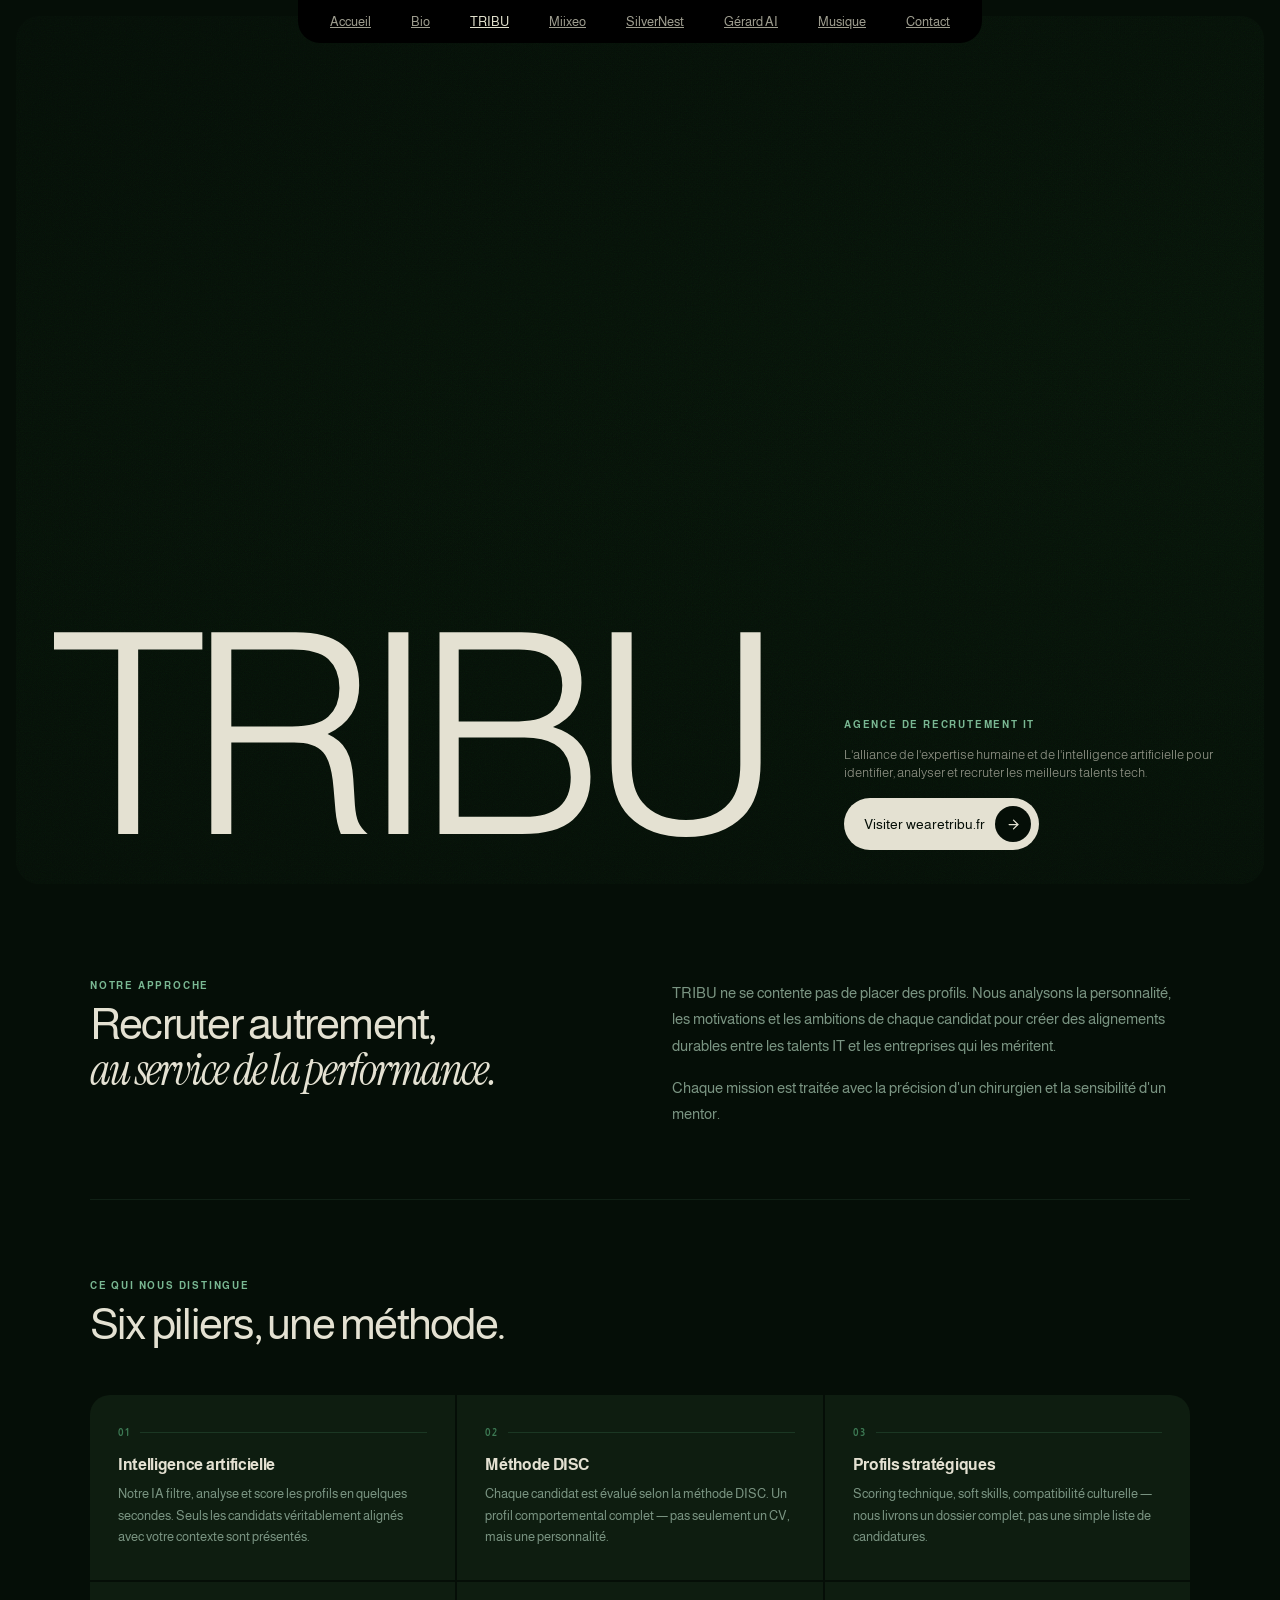
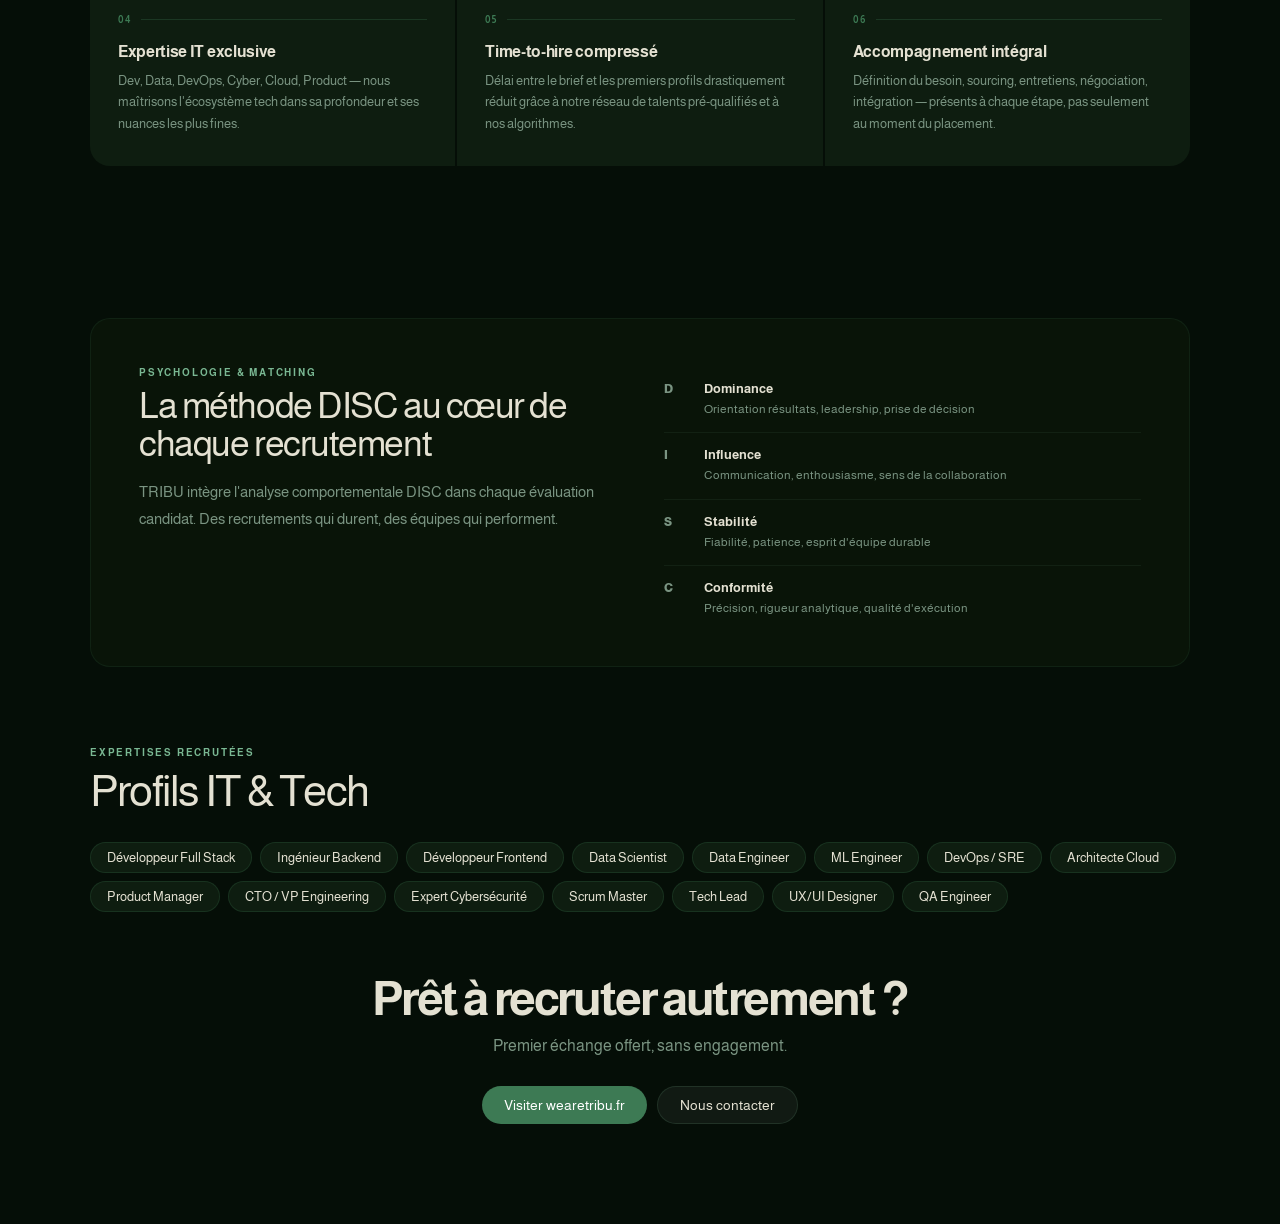
<file: tribu.html>
<!DOCTYPE html>
<html lang="fr">
<head>
  <meta charset="UTF-8" />
  <meta name="viewport" content="width=device-width, initial-scale=1.0" />
  <title>TRIBU — Agence de Recrutement IT boostée par l'Intelligence Artificielle</title>
  <meta name="description" content="Raphaël Paya, entrepreneur français. Fondateur de TRIBU (agence de recrutement IT boostée par l'IA) et Miixeo (SaaS recruteurs, dossiers candidats stratégiques). 28 000 abonnés LinkedIn. Musicien Piers Mayers." />
  <meta name="keywords" content="Raphaël Paya, Raphael Paya, TRIBU recrutement IT, Miixeo SaaS recruteurs, agence recrutement tech, logiciel recrutement, ATS, dossier candidat, soft skills DISC, matching candidat entreprise, recrutement IA, entrepreneur, Piers Mayers, LinkedIn" />
  <meta name="author" content="Raphaël Paya" />
  <link rel="canonical" href="https://raphaelpaya.com/tribu" />
  <meta property="og:type" content="profile" />
  <meta property="og:title" content="Raphaël Paya — Entrepreneur, Recrutement IT & SaaS RH" />
  <meta property="og:description" content="Fondateur de TRIBU (recrutement IT + IA) et Miixeo (SaaS recruteurs). 28k LinkedIn. Musicien Piers Mayers." />
  <meta property="og:url" content="https://raphaelpaya.com/" />

  

  <link rel="preconnect" href="https://fonts.googleapis.com">
  <link rel="preconnect" href="https://fonts.gstatic.com" crossorigin>
  <link href="https://fonts.googleapis.com/css2?family=Almarai:wght@300;400;700;800&family=Instrument+Serif:ital@1&display=swap" rel="stylesheet">

  <style>
    /* =============================================
       RESET & GLOBAL
    ============================================= */
    *, *::before, *::after {
      font-family: 'Almarai', -apple-system, BlinkMacSystemFont, 'Segoe UI', sans-serif;
      box-sizing: border-box; margin: 0; padding: 0;
    }
    :root {
      --cream: #DEDBC8;
      --cream-alt: #E1E0CC;
      --bg: #000;
      --card: #101010;
      --feature: #212121;
      --tribu: #e8472a;
      --miixeo: #6c3fc5;
      --gray: #6b7280;
      --ease: cubic-bezier(0.16, 1, 0.3, 1);
      --ease2: cubic-bezier(0.22, 1, 0.36, 1);
    }
    html { scroll-behavior: smooth; }
    body {
      background: var(--bg);
      color: var(--cream-alt);
      -webkit-font-smoothing: antialiased;
      overflow-x: hidden;
    }

    /* =============================================
       NOISE TEXTURES
    ============================================= */
    .noise-overlay {
      position: absolute; inset: 0; pointer-events: none; z-index: 3;
      opacity: 0.7; mix-blend-mode: overlay;
      background-image: url("data:image/svg+xml,%3Csvg xmlns='http://www.w3.org/2000/svg' width='300' height='300'%3E%3Cfilter id='n'%3E%3CfeTurbulence type='fractalNoise' baseFrequency='0.85' numOctaves='3' stitchTiles='stitch'/%3E%3C/filter%3E%3Crect width='300' height='300' filter='url(%23n)'/%3E%3C/svg%3E");
      background-size: 300px 300px;
    }
    .bg-noise {
      position: absolute; inset: 0; pointer-events: none; z-index: 0; opacity: 0.15;
      background-image: url("data:image/svg+xml,%3Csvg xmlns='http://www.w3.org/2000/svg' width='200' height='200'%3E%3Cfilter id='n'%3E%3CfeTurbulence type='fractalNoise' baseFrequency='0.9' numOctaves='4' stitchTiles='stitch'/%3E%3C/filter%3E%3Crect width='200' height='200' filter='url(%23n)'/%3E%3C/svg%3E");
      background-size: 200px 200px;
    }

    /* =============================================
       NAVBAR — pill hanging from top
    ============================================= */
    nav {
      position: fixed; top: 0; left: 0; right: 0; z-index: 100;
      display: flex; justify-content: center; pointer-events: none;
    }
    .nav-pill {
      pointer-events: all;
      background: #000;
      border-radius: 0 0 22px 22px;
      padding: 10px 32px;
      display: flex; align-items: center; gap: 40px;
    }
    .nav-pill a {
      background: none; border: none; cursor: pointer;
      font-family: 'Almarai', sans-serif; font-size: 13px;
      color: rgba(225,224,204,0.7);
      transition: color 0.2s; padding: 4px 0; white-space: nowrap;
    }
    .nav-pill a:hover, .nav-pill a.active { color: #E1E0CC; }

    /* =============================================
       PAGE SYSTEM
    ============================================= */
    
    

    /* =============================================
       WORD PULL-UP ANIMATION
    ============================================= */
    .pw { display: inline-block; overflow: hidden; vertical-align: bottom; }
    .pw-i {
      display: inline-block;
      transform: translateY(115%);
      opacity: 0;
      transition: transform 0.9s var(--ease), opacity 0.5s ease;
    }
    .pr .pw-i { transform: translateY(0); opacity: 1; }

    /* =============================================
       HERO — full viewport, inset rounded
    ============================================= */
    #home-hero { height: 100vh; padding: 16px; position: relative; }
    .hero-box {
      position: relative; height: 100%;
      border-radius: 24px; overflow: hidden;
      background: #000;
    }
    /* Fallback animé visible quand la vidéo ne charge pas */
    .hero-fallback {
      position: absolute; top: 0; left: 0; right: 0; bottom: 0;
      z-index: 0;
      background: linear-gradient(125deg, #0a0a0a 0%, #0f0f1a 30%, #12192e 60%, #0a0f18 100%);
      background-size: 400% 400%;
      animation: gradshift 12s ease infinite;
    }
    @keyframes gradshift {
      0%   { background-position: 0% 50%; }
      50%  { background-position: 100% 50%; }
      100% { background-position: 0% 50%; }
    }
    .hero-video {
      position: absolute; top: 0; left: 0; right: 0; bottom: 0;
      width: 100%; height: 100%;
      object-fit: cover; z-index: 1;
    }
    .hero-grad {
      position: absolute; inset: 0; z-index: 2;
      background: linear-gradient(to bottom, rgba(0,0,0,0.25) 0%, transparent 40%, rgba(0,0,0,0.7) 100%);
    }
    .hero-content {
      position: absolute; bottom: 0; left: 0; right: 0; z-index: 5;
      padding: 0 36px 28px;
      display: grid; grid-template-columns: 8fr 4fr;
      align-items: flex-end; gap: 24px;
    }
    .hero-name {
      font-weight: 400;
      letter-spacing: -0.07em;
      line-height: 0.85;
      color: var(--cream-alt);
    }
    .hero-first { font-size: clamp(40px, 11vw, 11vw); display: block; }
    .hero-last  { font-size: clamp(72px, 24vw, 24vw); display: block; position: relative; }
    .hero-asterisk {
      font-size: 0.28em; position: absolute;
      top: 0.5em; right: -0.1em;
      opacity: 0; transition: opacity 0.5s ease 1.2s;
      font-weight: 300;
    }
    .hero-anim-done .hero-asterisk { opacity: 1; }

    .hero-right {
      display: flex; flex-direction: column; gap: 18px;
      padding-bottom: 6px;
    }
    .hero-desc {
      font-size: 13px; color: rgba(222,219,200,0.65);
      line-height: 1.35; font-weight: 300;
      opacity: 0; transform: translateY(20px);
      transition: opacity 0.8s ease 0.5s, transform 0.9s var(--ease) 0.5s;
    }
    .hero-cta {
      display: inline-flex; align-items: center; gap: 10px;
      background: var(--cream); border-radius: 999px;
      padding: 8px 8px 8px 20px; cursor: pointer; border: none;
      color: #000; font-family: 'Almarai', sans-serif;
      font-size: 14px; font-weight: 500;
      text-decoration: none; width: fit-content;
      opacity: 0; transform: translateY(20px);
      transition: opacity 0.8s ease 0.7s, transform 0.9s var(--ease) 0.7s, gap 0.2s ease;
    }
    .hero-cta:hover { gap: 14px; }
    .hero-cta-dot {
      background: #000; border-radius: 50%;
      width: 36px; height: 36px; flex-shrink: 0;
      display: flex; align-items: center; justify-content: center;
      transition: transform 0.2s ease;
    }
    .hero-cta:hover .hero-cta-dot { transform: scale(1.1); }
    .hero-cta-dot svg { width: 15px; height: 15px; stroke: var(--cream-alt); }
    .hero-in .hero-desc, .hero-in .hero-cta { opacity: 1; transform: translateY(0); }

    /* =============================================
       ABOUT — #101010 card, mixed typography
    ============================================= */
    .about-section { background: var(--bg); padding: 80px 24px; }
    .about-card {
      background: var(--card); border-radius: 24px;
      padding: 64px 48px; max-width: 1100px; margin: 0 auto; text-align: center;
    }
    .about-eyebrow {
      font-size: 10px; font-weight: 700; letter-spacing: 1.5px;
      text-transform: uppercase; color: var(--cream); margin-bottom: 36px;
    }
    .about-heading {
      font-size: clamp(26px, 4.5vw, 58px);
      line-height: 1.0; max-width: 850px; margin: 0 auto 40px;
      display: flex; flex-wrap: wrap; justify-content: center; align-items: baseline; gap: 0;
    }
    .serif-it {
      font-family: 'Instrument Serif', serif;
      font-style: italic; font-weight: 400;
    }
    .about-body {
      font-size: 14px; color: var(--cream-alt);
      line-height: 1.75; max-width: 680px; margin: 0 auto;
    }
    .achar { opacity: 0.15; display: inline; white-space: pre-wrap; }

    /* =============================================
       VENTURES / FEATURE GRID
    ============================================= */
    .ventures-section {
      background: var(--bg); padding: 80px 24px;
      position: relative; overflow: hidden; min-height: 100vh;
    }
    .section-hd { max-width: 1100px; margin: 0 auto 40px; }
    .s-line1 {
      font-size: clamp(20px, 2.8vw, 36px); font-weight: 400;
      color: var(--cream-alt); line-height: 1.1;
    }
    .s-line2 {
      font-size: clamp(18px, 2.4vw, 32px); font-weight: 400;
      color: var(--gray); line-height: 1.1;
    }
    .fgrid {
      display: grid; grid-template-columns: repeat(4, 1fr);
      gap: 8px; max-width: 1100px; margin: 0 auto;
      min-height: 480px;
    }
    .fc {
      border-radius: 18px; overflow: hidden; position: relative;
      opacity: 0; transform: scale(0.95);
      transition: opacity 0.6s var(--ease2), transform 0.6s var(--ease2);
    }
    .fc.vis { opacity: 1; transform: scale(1); }

    /* video card */
    .fc-vid video {
      position: absolute; inset: 0; width: 100%; height: 100%; object-fit: cover;
    }
    .fc-vid-overlay {
      position: absolute; inset: 0; z-index: 1;
      background: linear-gradient(to top, rgba(0,0,0,0.7) 0%, transparent 60%);
    }
    .fc-vid-label {
      position: absolute; bottom: 0; left: 0; right: 0;
      z-index: 2; padding: 20px;
      font-size: 15px; color: var(--cream-alt);
    }

    /* feature cards */
    .fc-feat {
      background: var(--feature);
      padding: 26px; display: flex; flex-direction: column; gap: 16px;
    }
    .fc-ico { width: 46px; height: 46px; border-radius: 10px; overflow: hidden; object-fit: cover; }
    .fc-num { font-size: 10px; color: var(--gray); font-weight: 700; letter-spacing: 1px; }
    .fc-title { font-size: 17px; font-weight: 600; color: var(--cream-alt); margin-top: -4px; }
    .fc-list { list-style: none; display: flex; flex-direction: column; gap: 9px; flex: 1; }
    .fc-list li {
      display: flex; align-items: flex-start; gap: 8px;
      font-size: 12px; color: #9ca3af; line-height: 1.4;
    }
    .ck { flex-shrink: 0; margin-top: 1px; }
    .ck svg { width: 13px; height: 13px; stroke: var(--cream); }
    .fc-more {
      display: inline-flex; align-items: center; gap: 4px;
      font-size: 12px; color: var(--cream); cursor: pointer;
      background: none; border: none; font-family: 'Almarai', sans-serif;
      padding: 0; transition: gap 0.2s;
    }
    .fc-more:hover { gap: 8px; }
    .fc-more svg { width: 13px; height: 13px; stroke: var(--cream); transform: rotate(-45deg); }

    /* =============================================
       LINKEDIN BANNER
    ============================================= */
    .li-section { background: var(--bg); padding: 0 24px 80px; }
    .li-card {
      max-width: 1100px; margin: 0 auto; background: linear-gradient(135deg, #0A66C2, #003b78);
      border-radius: 20px; padding: 48px;
      display: flex; align-items: flex-start; justify-content: space-between; gap: 40px;
      flex-wrap: wrap; box-shadow: 0 20px 40px rgba(10,102,194,0.15);
    }
    .li-card-content { flex: 1; min-width: 280px; }
    .li-card h3 { font-size: clamp(24px, 4vw, 36px); font-weight: 800; color: white; margin-bottom: 12px; letter-spacing: -0.02em; line-height: 1.1; }
    .li-card p { font-size: 15px; color: rgba(255,255,255,0.9); line-height: 1.6; margin-bottom: 32px; max-width: 600px; }
    .li-stats {
      display: grid; grid-template-columns: repeat(auto-fit, minmax(130px, 1fr)); gap: 24px 16px;
      margin-bottom: 12px;
    }
    .li-stat { display: flex; flex-direction: column; gap: 4px; }
    .li-stat-num { font-size: 26px; font-weight: 800; color: white; line-height: 1; margin-bottom: 2px; }
    .li-stat-lbl { font-size: 11px; font-weight: 600; color: rgba(255,255,255,0.7); text-transform: uppercase; letter-spacing: 0.5px; }
    .li-stat-lbl a { color: rgba(255,255,255,0.8); transition: color 0.2s; text-decoration: underline; }
    .li-stat-lbl a:hover { color: white; }

    /* =============================================
       MUSIC
    ============================================= */
    .music-section { background: var(--bg); padding: 0 24px 80px; }
    .music-card {
      max-width: 1100px; margin: 0 auto;
      background: linear-gradient(135deg, #110e17, #1b0f19, #110816);
      border-radius: 24px; padding: 56px;
      display: grid; grid-template-columns: 1.2fr 1fr;
      gap: 56px; align-items: center; position: relative; overflow: hidden;
      border: 1px solid rgba(255,255,255,0.04);
    }
    .music-content { position: relative; z-index: 2; }
    .music-card h3 { font-size: clamp(38px, 6vw, 64px); font-weight: 400; font-family: 'Instrument Serif', serif; font-style: italic; color: white; margin-bottom: 18px; letter-spacing: 0; line-height: 1.1; }
    .music-desc { font-size: 15px; color: rgba(255,255,255,0.65); line-height: 1.7; margin-bottom: 32px; }
    .music-desc strong { color: rgba(255,255,255,0.9); font-weight: 600; }
    .music-plat { display: flex; gap: 10px; flex-wrap: wrap; }
    .plt {
      padding: 10px 20px; border-radius: 999px; font-size: 14px; font-weight: 600;
      text-decoration: none; background: rgba(255,255,255,0.06); color: white;
      border: 1px solid rgba(255,255,255,0.1); transition: background 0.2s, border-color 0.2s;
      font-family: 'Almarai', sans-serif; display: inline-flex; align-items: center; gap: 8px;
    }
    .plt:hover { background: rgba(255,255,255,0.12); border-color: rgba(255,255,255,0.25); }
    .music-visual {
      position: relative; z-index: 1; aspect-ratio: 1; max-height: 340px; margin: 0 auto;
      display: flex; align-items: center; justify-content: center;
      background: rgba(255,255,255,0.02); border-radius: 40px; border: 1px solid rgba(255,255,255,0.04);
      font-size: 100px; width: 100%; box-shadow: inset 0 0 80px rgba(0,0,0,0.5);
    }
    .music-visual::before {
      content: ''; position: absolute; width: 60%; height: 60%; border-radius: 50%;
      background: linear-gradient(45deg, #a855f7, #ec4899, #f43f5e); filter: blur(70px); opacity: 0.3;
      animation: pulseMusic 6s ease-in-out infinite alternate;
    }
    @keyframes pulseMusic {
      0% { transform: scale(1) translate(0, 0); opacity: 0.25; }
      100% { transform: scale(1.15) translate(15px, -15px); opacity: 0.45; }
    }

    /* =============================================
       CONTACT
    ============================================= */
    .contact-section {
      background: var(--bg); padding: 40px 24px 120px; text-align: center;
    }
    .contact-section h2 {
      font-size: clamp(26px, 4vw, 48px); font-weight: 700;
      letter-spacing: -0.05em; margin-bottom: 12px; color: var(--cream-alt);
    }
    .contact-section p { font-size: 16px; color: var(--gray); margin-bottom: 32px; }
    .cbtns { display: flex; justify-content: center; gap: 10px; flex-wrap: wrap; }

    /* =============================================
       BUTTONS
    ============================================= */
    .btn {
      display: inline-flex; align-items: center; gap: 6px;
      border-radius: 999px; padding: 10px 22px;
      font-family: 'Almarai', sans-serif; font-size: 14px; font-weight: 500;
      cursor: pointer; border: none; text-decoration: none;
      transition: transform 0.2s, background 0.2s;
    }
    .btn:hover { transform: scale(1.02); }
    .btn-cream { background: var(--cream); color: #000; }
    .btn-dark {
      background: rgba(255,255,255,0.07); color: var(--cream-alt);
      border: 1px solid rgba(255,255,255,0.1);
    }
    .btn-dark:hover { background: rgba(255,255,255,0.12); }
    .btn-white { background: white; }
    .btn-tribu { background: var(--tribu); color: white; }
    .btn-tribu:hover { background: #c73619; }
    .btn-miixeo { background: var(--miixeo); color: white; }
    .btn-miixeo:hover { background: #4a1fa8; }

    /* =============================================
       DARK CARDS (feature pages)
    ============================================= */
    .dark-section { background: var(--bg); padding: 80px 24px; }
    .dsi { max-width: 1100px; margin: 0 auto; }
    .s-label {
      font-size: 10px; font-weight: 700; letter-spacing: 1.5px;
      text-transform: uppercase; margin-bottom: 10px;
    }
    .s-title {
      font-size: clamp(22px, 3.2vw, 40px); font-weight: 700;
      letter-spacing: -0.04em; color: var(--cream-alt);
      margin-bottom: 8px;
    }
    .s-sub { font-size: 15px; color: var(--gray); line-height: 1.6; max-width: 540px; }
    .dgrid {
      display: grid; grid-template-columns: repeat(3, 1fr);
      gap: 10px; margin-top: 44px;
    }
    .dc {
      background: var(--feature); border-radius: 18px; padding: 26px;
      opacity: 0; transform: scale(0.96);
      transition: opacity 0.6s var(--ease2), transform 0.6s var(--ease2);
    }
    .dc.vis { opacity: 1; transform: scale(1); }
    .dc-ico { font-size: 26px; margin-bottom: 14px; }
    .dc h3 { font-size: 16px; font-weight: 600; color: var(--cream-alt); margin-bottom: 8px; letter-spacing: -0.02em; }
    .dc p { font-size: 13px; color: var(--gray); line-height: 1.6; }

    /* =============================================
       TRIBU PAGE — Tropical / Organic / Forest
    ============================================= */
    #page-tribu { background: #050e07; }

    /* Hero */
    .t-hero { height: 100vh; padding: 16px; }
    .t-hero-box {
      position: relative; height: 100%;
      border-radius: 24px; overflow: hidden;
      background: #050e07;
    }
    .t-hero-fallback {
      position: absolute; top:0;left:0;right:0;bottom:0; z-index: 0;
      background: linear-gradient(160deg, #050e07 0%, #091a0b 45%, #060f08 100%);
      background-size: 300% 300%;
      animation: tgs 20s ease infinite;
    }
    @keyframes tgs {
      0%,100% { background-position: 0% 50%; }
      50%      { background-position: 100% 50%; }
    }
    .t-hero-vid {
      position: absolute; top:0;left:0;right:0;bottom:0;
      width:100%; height:100%; object-fit:cover; z-index:1;
    }
    .t-hero-grad {
      position:absolute;top:0;left:0;right:0;bottom:0; z-index:2;
      background: linear-gradient(to bottom,
        rgba(5,14,7,0.2) 0%,
        transparent 35%,
        rgba(5,14,7,0.85) 100%);
    }
    .t-hero-content {
      position:absolute; bottom:0;left:0;right:0; z-index:5;
      padding: 0 36px 28px;
      display:grid; grid-template-columns: 8fr 4fr;
      align-items:flex-end; gap:24px;
    }
    .t-name {
      font-size: clamp(80px, 22vw, 22vw);
      font-weight: 300; letter-spacing: -0.06em;
      line-height: 0.85; color: #e4e1d2;
    }
    .t-hero-right { display:flex; flex-direction:column; gap:16px; padding-bottom:6px; }
    .t-hero-eyebrow {
      font-size: 10px; font-weight: 700; letter-spacing: 1.8px;
      text-transform: uppercase; color: #7ab893;
    }
    .t-hero-desc {
      font-size:13px; color:rgba(228,225,210,0.62);
      line-height:1.4; font-weight:300;
      opacity:0; transform:translateY(20px);
      transition:opacity .8s ease .5s, transform .9s var(--ease) .5s;
    }
    .t-cta {
      display:inline-flex; align-items:center; gap:10px;
      background:#e4e1d2; border-radius:999px;
      padding:8px 8px 8px 20px; cursor:pointer; border:none;
      color:#050e07; font-family:'Almarai',sans-serif;
      font-size:14px; font-weight:500; text-decoration:none;
      width:fit-content;
      opacity:0; transform:translateY(20px);
      transition:opacity .8s ease .7s, transform .9s var(--ease) .7s, gap .2s ease;
    }
    .t-cta:hover { gap:14px; }
    .t-cta-dot {
      background:#050e07; border-radius:50%;
      width:36px; height:36px; flex-shrink:0;
      display:flex; align-items:center; justify-content:center;
      transition:transform .2s;
    }
    .t-cta:hover .t-cta-dot { transform:scale(1.1); }
    .t-cta-dot svg { width:15px; height:15px; stroke:#e4e1d2; }
    .t-hero-in .t-hero-desc, .t-hero-in .t-cta { opacity:1; transform:translateY(0); }

    /* Sections */
    .t-section { background:#050e07; padding:80px 24px; }
    .t-inner { max-width:1100px; margin:0 auto; }
    .t-eyebrow {
      font-size:10px; font-weight:700; letter-spacing:1.8px;
      text-transform:uppercase; color:#7ab893; margin-bottom:10px;
    }
    .t-h2 {
      font-size:clamp(24px,3.5vw,44px); font-weight:400;
      letter-spacing:-0.04em; color:#e4e1d2; line-height:1.05;
    }
    .t-body { font-size:15px; color:#7a9482; line-height:1.75; }

    /* Intro split */
    .t-intro {
      display:grid; grid-template-columns:1fr 1fr; gap:64px;
      padding-bottom:72px; border-bottom:1px solid rgba(122,184,147,0.1);
    }

    /* 3×2 feature grid */
    .t-grid {
      display:grid; grid-template-columns:repeat(3,1fr);
      gap:2px; margin-top:48px; border-radius:20px; overflow:hidden;
    }
    .t-card {
      background:#0e1d10; padding:32px 28px;
      opacity:0; transform:translateY(14px);
      transition:opacity .6s var(--ease2), transform .6s var(--ease2);
    }
    .t-card.vis { opacity:1; transform:translateY(0); }
    .t-card-num {
      font-size:10px; font-weight:700; letter-spacing:1px; color:#3d7a54;
      margin-bottom:18px; display:flex; align-items:center; gap:10px;
    }
    .t-card-num::after { content:''; flex:1; height:1px; background:rgba(61,122,84,0.28); }
    .t-card h3 {
      font-size:16px; font-weight:600; color:#e4e1d2;
      margin-bottom:10px; letter-spacing:-0.02em;
    }
    .t-card p { font-size:13px; color:#7a9482; line-height:1.65; }

    /* DISC */
    .t-disc {
      display:grid; grid-template-columns:1fr 1fr; gap:48px;
      background:#091408; border-radius:20px; padding:48px;
      border:1px solid rgba(61,122,84,0.14); margin-top:72px;
    }
    .t-disc-row {
      display:flex; align-items:flex-start; gap:16px;
      padding:14px 0; border-bottom:1px solid rgba(122,184,147,0.08);
    }
    .t-disc-row:last-child { border-bottom:none; padding-bottom:0; }
    .t-disc-letter {
      font-size:20px; font-weight:800; color:#3d7a54;
      flex-shrink:0; width:24px; line-height:1.4;
    }
    .t-disc-row strong { display:block; font-size:13px; color:#e4e1d2; margin-bottom:3px; font-weight:600; }
    .t-disc-row span { font-size:12px; color:#7a9482; line-height:1.45; }

    /* Tags */
    .t-tags { display:flex; flex-wrap:wrap; gap:8px; margin-top:28px; }
    .t-tag {
      background:#0e1d10; border:1px solid rgba(61,122,84,0.22);
      border-radius:999px; padding:7px 16px; font-size:13px; color:#e4e1d2;
      transition:border-color .2s, color .2s;
    }
    .t-tag:hover { border-color:rgba(61,122,84,0.55); color:#7ab893; }

    /* CTA bottom */
    .t-cta-bottom {
      background:#050e07; padding:0 24px 100px; text-align:center;
    }
    .t-cta-bottom h2 {
      font-size:clamp(26px,4vw,48px); font-weight:700;
      letter-spacing:-0.05em; margin-bottom:12px; color:#e4e1d2;
    }
    .t-cta-bottom p { font-size:16px; color:#7a9482; margin-bottom:32px; }
    .btn-forest { background:#3d7a54; color:white; }
    .btn-forest:hover { background:#2d5a3d; }
    .btn-t-dark {
      background:rgba(255,255,255,0.05); color:#e4e1d2;
      border:1px solid rgba(122,184,147,0.15);
    }
    .btn-t-dark:hover { background:rgba(255,255,255,0.09); }

    /* =============================================
       MIIXEO PAGE — White / Purple-Magenta
    ============================================= */
    #page-miixeo { background: #fff; }

    /* Hero */
    .m-hero { height: 100vh; padding: 16px; }
    .m-hero-box {
      position: relative; height: 100%;
      border-radius: 24px; overflow: hidden;
      background: #0d0015;
    }
    .m-hero-fallback {
      position: absolute; top:0;left:0;right:0;bottom:0; z-index: 0;
      background: linear-gradient(160deg, #0d0015 0%, #200040 35%, #380060 70%, #1a0035 100%);
      background-size: 300% 300%;
      animation: mgs 18s ease infinite;
    }
    @keyframes mgs {
      0%,100% { background-position: 0% 50%; }
      33%      { background-position: 100% 0%; }
      66%      { background-position: 50% 100%; }
    }
    .m-hero-vid {
      position: absolute; top:0;left:0;right:0;bottom:0;
      width:100%; height:100%; object-fit:cover; z-index:1;
    }
    .m-hero-grad {
      position:absolute;top:0;left:0;right:0;bottom:0; z-index:2;
      background: linear-gradient(to bottom,
        rgba(13,0,21,0.2) 0%,
        transparent 35%,
        rgba(13,0,21,0.85) 100%);
    }
    .m-hero-content {
      position:absolute; bottom:0;left:0;right:0; z-index:5;
      padding: 0 36px 28px;
      display:grid; grid-template-columns: 8fr 4fr;
      align-items:flex-end; gap:24px;
    }
    .m-name {
      font-size: clamp(80px, 22vw, 22vw);
      font-weight: 300; letter-spacing: -0.06em;
      line-height: 0.85; color: #fff;
    }
    .m-hero-right { display:flex; flex-direction:column; gap:16px; padding-bottom:6px; }
    .m-hero-eyebrow {
      font-size: 10px; font-weight: 700; letter-spacing: 1.8px;
      text-transform: uppercase;
      background: linear-gradient(135deg, #c084fc, #f472b6);
      -webkit-background-clip: text; -webkit-text-fill-color: transparent; background-clip: text;
    }
    .m-hero-desc {
      font-size:13px; color:rgba(255,255,255,0.65);
      line-height:1.4; font-weight:300;
      opacity:0; transform:translateY(20px);
      transition:opacity .8s ease .5s, transform .9s var(--ease) .5s;
    }
    .m-cta {
      display:inline-flex; align-items:center; gap:10px;
      background:#fff; border-radius:999px;
      padding:8px 8px 8px 20px; cursor:pointer; border:none;
      color:#6c3fc5; font-family:'Almarai',sans-serif;
      font-size:14px; font-weight:600; text-decoration:none;
      width:fit-content;
      opacity:0; transform:translateY(20px);
      transition:opacity .8s ease .7s, transform .9s var(--ease) .7s, gap .2s ease;
    }
    .m-cta:hover { gap:14px; }
    .m-cta-dot {
      background: linear-gradient(135deg, #6c3fc5, #ec4899);
      border-radius:50%;
      width:36px; height:36px; flex-shrink:0;
      display:flex; align-items:center; justify-content:center;
      transition:transform .2s;
    }
    .m-cta:hover .m-cta-dot { transform:scale(1.1); }
    .m-cta-dot svg { width:15px; height:15px; stroke:#fff; }
    .m-hero-in .m-hero-desc, .m-hero-in .m-cta { opacity:1; transform:translateY(0); }

    /* Sections */
    .m-section { background:#fff; padding:80px 24px; }
    .m-inner { max-width:1100px; margin:0 auto; }
    .m-eyebrow {
      font-size:10px; font-weight:700; letter-spacing:1.8px;
      text-transform:uppercase; margin-bottom:10px;
      background: linear-gradient(135deg, #6c3fc5, #ec4899);
      -webkit-background-clip: text; -webkit-text-fill-color: transparent; background-clip: text;
      display: inline-block;
    }
    .m-h2 {
      font-size:clamp(24px,3.5vw,44px); font-weight:400;
      letter-spacing:-0.04em; color:#111; line-height:1.05;
    }
    .m-body { font-size:15px; color:#6b7280; line-height:1.75; }

    /* Intro split */
    .m-intro {
      display:grid; grid-template-columns:1fr 1fr; gap:64px;
      padding-bottom:72px; border-bottom:1px solid rgba(108,63,197,0.1);
    }

    /* 3×2 feature grid */
    .m-grid {
      display:grid; grid-template-columns:repeat(3,1fr);
      gap:2px; margin-top:48px; border-radius:20px; overflow:hidden;
    }
    .m-card {
      background:#f5f3ff; padding:32px 28px;
      opacity:0; transform:translateY(14px);
      transition:opacity .6s var(--ease2), transform .6s var(--ease2);
    }
    .m-card.vis { opacity:1; transform:translateY(0); }
    .m-card-num {
      font-size:10px; font-weight:700; letter-spacing:1px;
      margin-bottom:18px; display:flex; align-items:center; gap:10px;
      background: linear-gradient(135deg, #6c3fc5, #ec4899);
      -webkit-background-clip: text; -webkit-text-fill-color: transparent; background-clip: text;
    }
    .m-card-num::after { content:''; flex:1; height:1px; background:rgba(108,63,197,0.18); }
    .m-card h3 {
      font-size:16px; font-weight:600; color:#111;
      margin-bottom:10px; letter-spacing:-0.02em;
    }
    .m-card p { font-size:13px; color:#6b7280; line-height:1.65; }

    /* Feature box (3 steps) */
    .m-feature-box {
      display:grid; grid-template-columns:1fr 1fr; gap:48px;
      background: linear-gradient(135deg, #f5f3ff 0%, #fdf2f8 100%);
      border-radius:20px; padding:48px;
      border:1px solid rgba(108,63,197,0.1); margin-top:72px;
    }
    .m-steps { display:flex; flex-direction:column; }
    .m-step {
      display:flex; gap:20px; align-items:flex-start;
      padding:18px 0; border-bottom:1px solid rgba(108,63,197,0.08);
    }
    .m-step:last-child { border-bottom:none; }
    .m-step-num {
      font-size:11px; font-weight:700; letter-spacing:1px; flex-shrink:0;
      padding-top:2px; min-width:22px;
      background: linear-gradient(135deg, #6c3fc5, #ec4899);
      -webkit-background-clip: text; -webkit-text-fill-color: transparent; background-clip: text;
    }
    .m-step h4 { font-size:14px; font-weight:600; color:#111; margin-bottom:4px; }
    .m-step p { font-size:13px; color:#6b7280; line-height:1.5; }

    /* Tags */
    .m-tags { display:flex; flex-wrap:wrap; gap:8px; margin-top:28px; }
    .m-tag {
      background:#f5f3ff; border:1px solid rgba(108,63,197,0.18);
      border-radius:999px; padding:7px 16px; font-size:13px; color:#6c3fc5;
      transition:border-color .2s, background .2s;
    }
    .m-tag:hover { background:#ede9fe; border-color:rgba(108,63,197,0.4); }

    /* CTA bottom */
    .m-cta-bottom {
      background:#fff; padding:0 24px 100px; text-align:center;
    }
    .m-cta-bottom h2 {
      font-size:clamp(26px,4vw,48px); font-weight:700;
      letter-spacing:-0.05em; margin-bottom:12px; color:#111;
    }
    .m-cta-bottom p { font-size:16px; color:#6b7280; margin-bottom:32px; }
    .btn-miixeo-grad {
      background: linear-gradient(135deg, #6c3fc5, #a855f7, #ec4899);
      color: white;
    }
    .btn-miixeo-grad:hover { opacity: 0.88; }
    .btn-m-light {
      background: rgba(108,63,197,0.07); color: #6c3fc5;
      border: 1px solid rgba(108,63,197,0.2);
    }
    .btn-m-light:hover { background: rgba(108,63,197,0.13); }

    /* =============================================
       BIO PAGE
    ============================================= */
    #page-bio { background: var(--bg); }

    /* Hero */
    .bio-hero {
      min-height: 100vh; padding: 140px 24px 80px;
      display: flex; align-items: center;
      position: relative; overflow: hidden;
    }
    .bio-hero::before {
      content: ''; position: absolute; inset: 0;
      background: radial-gradient(ellipse at 25% 70%, rgba(108,63,197,0.055) 0%, transparent 50%),
                  radial-gradient(ellipse at 75% 20%, rgba(61,122,84,0.035) 0%, transparent 45%);
    }
    .bio-hero-inner {
      max-width: 1100px; margin: 0 auto; width: 100%;
      position: relative; z-index: 1;
    }
    .bio-label {
      font-size: 10px; font-weight: 700; letter-spacing: 2px;
      text-transform: uppercase; color: var(--gray);
      margin-bottom: 28px; display: flex; align-items: center; gap: 12px;
    }
    .bio-label::before { content: ''; display: block; width: 32px; height: 1px; background: var(--gray); }
    .bio-h1 {
      font-size: clamp(56px, 9vw, 120px); font-weight: 800;
      letter-spacing: -0.06em; line-height: 0.88; color: var(--cream);
      margin-bottom: 32px;
    }
    .bio-h1 em { font-style: italic; font-family: 'Instrument Serif', serif; font-weight: 400; }
    .bio-tagline {
      font-size: clamp(14px, 1.5vw, 17px); color: var(--gray);
      line-height: 1.7; max-width: 580px; margin-bottom: 64px;
    }
    .bio-stats {
      display: flex; gap: 48px; flex-wrap: wrap;
      padding-top: 44px; border-top: 1px solid rgba(255,255,255,0.07);
    }
    .bio-stat-num {
      font-size: clamp(30px, 4.5vw, 52px); font-weight: 800;
      letter-spacing: -0.06em; color: var(--cream); line-height: 1;
    }
    .bio-stat-num sup { font-size: 0.38em; vertical-align: super; font-weight: 400; color: var(--gray); }
    .bio-stat-label {
      font-size: 11px; color: var(--gray); margin-top: 7px;
      line-height: 1.4; max-width: 110px;
    }

    /* Timeline section */
    .bio-timeline-section { padding: 80px 24px; position: relative; }
    .bio-tl-inner { max-width: 1100px; margin: 0 auto; }
    .bio-tl-header { margin-bottom: 72px; }
    .bio-tl-eyebrow {
      font-size: 10px; font-weight: 700; letter-spacing: 2px;
      text-transform: uppercase; color: var(--gray); margin-bottom: 16px;
    }
    .bio-tl-h2 {
      font-size: clamp(28px, 4.5vw, 56px); font-weight: 400;
      letter-spacing: -0.05em; color: var(--cream); line-height: 1.0;
    }
    .bio-tl-h2 em { font-style: italic; font-family: 'Instrument Serif', serif; font-weight: 400; }

    /* Timeline rail */
    .bio-tl { position: relative; padding-left: 28px; }
    .bio-tl::before {
      content: ''; position: absolute; left: 0; top: 8px; bottom: 0;
      width: 1px; background: rgba(255,255,255,0.07);
    }
    .bio-tl-item {
      position: relative; padding: 0 0 56px 48px;
      opacity: 0; transform: translateX(-16px);
      transition: opacity 0.7s var(--ease2), transform 0.7s var(--ease2);
    }
    .bio-tl-item.vis { opacity: 1; transform: translateX(0); }
    .bio-tl-item::before {
      content: ''; position: absolute;
      left: -5px; top: 9px;
      width: 10px; height: 10px; border-radius: 50%;
      background: var(--bg); border: 1.5px solid rgba(255,255,255,0.18);
      transition: border-color 0.4s, background 0.4s, box-shadow 0.4s;
    }
    .bio-tl-item.vis::before { border-color: var(--cream-alt); background: var(--cream-alt); }
    .bio-tl-item.tl-highlight::before {
      border-color: #a78bfa; background: #a78bfa;
    }
    .bio-tl-item.tl-highlight.vis::before {
      box-shadow: 0 0 14px rgba(167,139,250,0.5);
    }
    .bio-tl-date {
      font-size: 10px; font-weight: 700; letter-spacing: 1.5px;
      text-transform: uppercase; color: var(--gray); margin-bottom: 10px;
      display: flex; align-items: center; gap: 10px; flex-wrap: wrap;
    }
    .bio-tl-city {
      background: rgba(255,255,255,0.06); border-radius: 999px;
      padding: 2px 10px; font-size: 10px; letter-spacing: 0.5px;
      color: var(--cream-alt); font-weight: 600;
    }
    .bio-tl-role {
      font-size: clamp(16px, 2vw, 22px); font-weight: 600;
      letter-spacing: -0.03em; color: var(--cream);
      margin-bottom: 5px; line-height: 1.2;
    }
    .bio-tl-company { font-size: 12px; color: var(--gray); margin-bottom: 13px; font-weight: 500; }
    .bio-tl-desc {
      font-size: 13px; color: var(--gray); line-height: 1.75;
      max-width: 640px;
    }
    .bio-tl-badge {
      display: inline-block; margin-top: 14px;
      background: rgba(167,139,250,0.1); border: 1px solid rgba(167,139,250,0.22);
      border-radius: 999px; padding: 4px 13px;
      font-size: 10px; font-weight: 700; letter-spacing: 1px;
      text-transform: uppercase; color: #a78bfa;
    }

    /* Stats grid */
    .bio-xp-section {
      padding: 80px 24px;
      border-top: 1px solid rgba(255,255,255,0.04);
    }
    .bio-xp-inner { max-width: 1100px; margin: 0 auto; }
    .bio-xp-grid {
      display: grid; grid-template-columns: repeat(3, 1fr);
      gap: 2px; margin-top: 48px; border-radius: 20px; overflow: hidden;
    }
    .bio-xp-card {
      background: var(--card); padding: 32px 28px;
      opacity: 0; transform: translateY(12px);
      transition: opacity 0.6s var(--ease2), transform 0.6s var(--ease2);
    }
    .bio-xp-card.vis { opacity: 1; transform: translateY(0); }
    .bio-xp-n {
      font-size: clamp(36px, 5vw, 56px); font-weight: 800;
      letter-spacing: -0.07em; color: var(--cream); line-height: 1; margin-bottom: 6px;
    }
    .bio-xp-n sup { font-size: 0.35em; vertical-align: super; font-weight: 400; color: var(--gray); }
    .bio-xp-lbl { font-size: 12px; color: var(--gray); line-height: 1.5; }

    /* Music */
    .bio-music { padding: 80px 24px; border-top: 1px solid rgba(255,255,255,0.04); }
    .bio-music-inner { max-width: 1100px; margin: 0 auto; }
    .bio-music-card {
      background: var(--card); border-radius: 20px; padding: 48px;
      display: grid; grid-template-columns: 1fr 1fr; gap: 48px; align-items: center;
    }
    .bio-music-eyebrow {
      font-size: 10px; font-weight: 700; letter-spacing: 2px;
      text-transform: uppercase; color: var(--gray); margin-bottom: 16px;
    }
    .bio-music-h3 {
      font-size: clamp(26px, 3.5vw, 46px); font-weight: 800;
      letter-spacing: -0.05em; color: var(--cream); margin-bottom: 18px; line-height: 1;
    }
    .bio-music-h3 em { font-style: italic; font-family: 'Instrument Serif', serif; font-weight: 400; }
    .bio-music-p { font-size: 14px; color: var(--gray); line-height: 1.75; margin-bottom: 26px; }
    .bio-music-links { display: flex; gap: 8px; flex-wrap: wrap; }
    .bio-plt {
      background: rgba(255,255,255,0.06); border-radius: 999px;
      padding: 8px 18px; font-size: 12px; color: var(--cream-alt);
      text-decoration: none; border: 1px solid rgba(255,255,255,0.08);
      transition: background 0.2s, border-color 0.2s;
    }
    .bio-plt:hover { background: rgba(255,255,255,0.1); border-color: rgba(255,255,255,0.16); }
    .bio-music-visual {
      background: rgba(255,255,255,0.03); border-radius: 16px;
      aspect-ratio: 1; display: flex; align-items: center; justify-content: center;
      border: 1px solid rgba(255,255,255,0.06); flex-direction: column; gap: 12px;
    }
    .bio-music-wave {
      display: flex; align-items: flex-end; gap: 4px; height: 48px;
    }
    .bio-music-wave span {
      display: block; width: 4px; background: var(--cream-alt);
      border-radius: 2px; opacity: 0.6;
      animation: waveAnim 1.4s ease-in-out infinite;
    }
    .bio-music-wave span:nth-child(1) { height: 16px; animation-delay: 0s; }
    .bio-music-wave span:nth-child(2) { height: 32px; animation-delay: 0.15s; }
    .bio-music-wave span:nth-child(3) { height: 48px; animation-delay: 0.3s; }
    .bio-music-wave span:nth-child(4) { height: 24px; animation-delay: 0.45s; }
    .bio-music-wave span:nth-child(5) { height: 40px; animation-delay: 0.6s; }
    .bio-music-wave span:nth-child(6) { height: 20px; animation-delay: 0.75s; }
    .bio-music-wave span:nth-child(7) { height: 36px; animation-delay: 0.9s; }
    @keyframes waveAnim {
      0%, 100% { transform: scaleY(1); opacity: 0.6; }
      50% { transform: scaleY(0.35); opacity: 0.2; }
    }
    .bio-music-meta { font-size: 12px; color: var(--gray); text-align: center; line-height: 1.6; }

    /* Vision */
    .bio-vision { padding: 80px 24px 120px; border-top: 1px solid rgba(255,255,255,0.04); }
    .bio-vision-inner { max-width: 1100px; margin: 0 auto; }
    .bio-vision-quote {
      font-size: clamp(18px, 2.5vw, 32px);
      font-style: italic; font-family: 'Instrument Serif', serif; font-weight: 400;
      color: var(--cream-alt); line-height: 1.3; letter-spacing: -0.02em;
      max-width: 760px; margin: 32px auto 64px; text-align: center;
    }
    .bio-ventures {
      display: grid; grid-template-columns: repeat(4, 1fr); gap: 12px;
    }
    .bio-venture {
      background: var(--card); border-radius: 16px; padding: 26px;
      border: 1px solid rgba(255,255,255,0.04);
      opacity: 0; transform: translateY(10px);
      transition: opacity 0.6s var(--ease2), transform 0.6s var(--ease2);
    }
    .bio-venture.vis { opacity: 1; transform: translateY(0); }
    .bio-venture-status {
      font-size: 9px; font-weight: 700; letter-spacing: 1.5px;
      text-transform: uppercase; margin-bottom: 12px; display: inline-flex;
      align-items: center; gap: 6px;
    }
    .bio-venture-status.live { color: #4ade80; }
    .bio-venture-status.live::before {
      content: ''; display: block; width: 6px; height: 6px;
      border-radius: 50%; background: #4ade80;
      animation: pulse 2s ease-in-out infinite;
    }
    @keyframes pulse {
      0%, 100% { opacity: 1; } 50% { opacity: 0.3; }
    }
    .bio-venture-status.soon { color: var(--gray); }
    .bio-venture h4 {
      font-size: 15px; font-weight: 700; color: var(--cream);
      letter-spacing: -0.03em; margin-bottom: 7px;
    }
    .bio-venture p { font-size: 12px; color: var(--gray); line-height: 1.55; }

    /* =============================================
       FOOTER
    ============================================= */
    footer {
      border-top: 1px solid rgba(255,255,255,0.06);
      padding: 26px 24px; text-align: center;
      font-size: 12px; color: #4b5563;
    }
    footer a { color: #4b5563; text-decoration: none; margin: 0 8px; transition: color 0.2s; }
    footer a:hover { color: var(--cream-alt); }

    /* =============================================
       RESPONSIVE
    ============================================= */
    @media (max-width: 900px) {
      .fgrid { grid-template-columns: repeat(2, 1fr); min-height: auto; }
      .dgrid { grid-template-columns: repeat(2, 1fr); }
    }
    @media (max-width: 640px) {
      .nav-pill { gap: 14px; padding: 8px 16px; }
      .nav-pill a { font-size: 11px; }
      #home-hero { padding: 10px; }
      .hero-content { grid-template-columns: 1fr; padding: 0 20px 20px; }
      .hero-right { display: none; }
      .hero-first { font-size: 16vw; }
      .hero-last { font-size: 34vw; }
      .about-card { padding: 36px 20px; }
      .fgrid { grid-template-columns: 1fr; }
      .dgrid { grid-template-columns: 1fr; }
      .li-card { padding: 36px 20px; flex-direction: column; text-align: left; }
      .li-card a.btn { align-self: flex-start !important; margin-top: 16px; }
      /* Bio mobile */
      .bio-stats { gap: 28px; }
      .bio-xp-grid { grid-template-columns: 1fr 1fr; }
      .bio-music-card { grid-template-columns: 1fr; }
      .bio-music-visual { display: none; }
      .bio-ventures { grid-template-columns: 1fr 1fr; }
      .bio-tl-item { padding-left: 28px; }
      /* Miixeo mobile */
      .m-hero { padding: 10px; }
      .m-hero-content { grid-template-columns: 1fr; padding: 0 20px 20px; }
      .m-hero-right { display: none; }
      .m-name { font-size: 34vw; }
      .m-intro { grid-template-columns: 1fr; gap: 32px; }
      .m-grid { grid-template-columns: 1fr; }
      .m-feature-box { grid-template-columns: 1fr; gap: 32px; padding: 32px 22px; }
      .music-card { grid-template-columns: 1fr; padding: 40px 24px; gap: 40px; }
      .music-visual { display: flex; max-height: 250px; border-radius: 24px; }
      /* TRIBU mobile */
      .t-hero { padding: 10px; }
      .t-hero-content { grid-template-columns: 1fr; padding: 0 20px 20px; }
      .t-hero-right { display: none; }
      .t-name { font-size: 34vw; }
      .t-intro { grid-template-columns: 1fr; gap: 32px; }
      .t-grid { grid-template-columns: 1fr; }
      .t-disc { grid-template-columns: 1fr; gap: 32px; padding: 32px 22px; }
    }
  </style>
</head>
<script type="application/ld+json">
{
  "@context": "https://schema.org",
  "@type": "Organization",
  "name": "TRIBU",
  "url": "https://wearetribu.fr",
  "logo": "https://images.higgs.ai/?default=1&output=webp&url=https%3A%2F%2Fd8j0ntlcm91z4.cloudfront.net%2Fuser_38xzZboKViGWJOttwIXH07lWA1P%2Fhf_20260405_171918_4a5edc79-d78f-4637-ac8b-53c43c220606.png&w=1280&q=85",
  "description": "Agence de recrutement IT stratégique boostée par l'intelligence artificielle.",
  "founder": {
    "@type": "Person",
    "name": "Raphaël Paya",
    "url": "https://raphaelpaya.com"
  }
}
</script>
<body>
<!-- ================================================================
     NAV
================================================================ -->
<nav>
    <div class="nav-pill">
    <a href="/" id="nb-home">Accueil</a>
    <a href="/bio" id="nb-bio">Bio</a>
    <a href="/tribu" id="nb-tribu" class="active">TRIBU</a>
    <a href="/miixeo" id="nb-miixeo">Miixeo</a>
    <a href="/silvernest" id="nb-silvernest">SilverNest</a>
    <a href="/gerard-ai" id="nb-gerard">Gérard AI</a>
    <a href="/piers-mayers" id="nb-musique">Musique</a>
    <a href="/contact">Contact</a>
  </div>
</nav>
<main id="page-tribu">

  <!-- HERO -->
  <section class="t-hero">
    <div class="t-hero-box">
      <div class="t-hero-fallback"></div>
      <video id="tribu-vid" class="t-hero-vid" autoplay loop muted playsinline preload="none"></video>
      <div class="noise-overlay"></div>
      <div class="t-hero-grad"></div>
      <div class="t-hero-content" id="t-hero-content">
        <div>
          <h1 class="t-name" id="t-name">
            <span class="pw"><span class="pw-i">TRIBU</span></span>
          </h1>
        </div>
        <div class="t-hero-right">
          <p class="t-hero-eyebrow">Agence de recrutement IT</p>
          <p class="t-hero-desc">L'alliance de l'expertise humaine et de l'intelligence artificielle pour identifier, analyser et recruter les meilleurs talents tech.</p>
          <a href="https://wearetribu.fr" target="_blank" rel="noopener" class="t-cta">
            Visiter wearetribu.fr
            <span class="t-cta-dot">
              <svg viewBox="0 0 24 24" fill="none" stroke-width="2" stroke-linecap="round" stroke-linejoin="round"><line x1="5" y1="12" x2="19" y2="12"/><polyline points="12 5 19 12 12 19"/></svg>
            </span>
          </a>
        </div>
      </div>
    </div>
  </section>

  <!-- INTRO -->
  <section class="t-section">
    <div class="t-inner">
      <div class="t-intro">
        <div>
          <p class="t-eyebrow">Notre approche</p>
          <h2 class="t-h2" style="margin-top:10px;">Recruter autrement,<br><span class="serif-it">au service de la performance.</span></h2>
        </div>
        <div>
          <p class="t-body">TRIBU ne se contente pas de placer des profils. Nous analysons la personnalité, les motivations et les ambitions de chaque candidat pour créer des alignements durables entre les talents IT et les entreprises qui les méritent.</p>
          <p class="t-body" style="margin-top:16px;">Chaque mission est traitée avec la précision d'un chirurgien et la sensibilité d'un mentor.</p>
        </div>
      </div>
    </div>
  </section>

  <!-- FEATURES 3×2 -->
  <section class="t-section" style="padding-top:0;">
    <div class="t-inner">
      <p class="t-eyebrow">Ce qui nous distingue</p>
      <h2 class="t-h2" style="margin-top:10px;">Six piliers, une méthode.</h2>
      <div class="t-grid" id="t-grid">
        <div class="t-card">
          <div class="t-card-num">01</div>
          <h3>Intelligence artificielle</h3>
          <p>Notre IA filtre, analyse et score les profils en quelques secondes. Seuls les candidats véritablement alignés avec votre contexte sont présentés.</p>
        </div>
        <div class="t-card">
          <div class="t-card-num">02</div>
          <h3>Méthode DISC</h3>
          <p>Chaque candidat est évalué selon la méthode DISC. Un profil comportemental complet — pas seulement un CV, mais une personnalité.</p>
        </div>
        <div class="t-card">
          <div class="t-card-num">03</div>
          <h3>Profils stratégiques</h3>
          <p>Scoring technique, soft skills, compatibilité culturelle — nous livrons un dossier complet, pas une simple liste de candidatures.</p>
        </div>
        <div class="t-card">
          <div class="t-card-num">04</div>
          <h3>Expertise IT exclusive</h3>
          <p>Dev, Data, DevOps, Cyber, Cloud, Product — nous maîtrisons l'écosystème tech dans sa profondeur et ses nuances les plus fines.</p>
        </div>
        <div class="t-card">
          <div class="t-card-num">05</div>
          <h3>Time-to-hire compressé</h3>
          <p>Délai entre le brief et les premiers profils drastiquement réduit grâce à notre réseau de talents pré-qualifiés et à nos algorithmes.</p>
        </div>
        <div class="t-card">
          <div class="t-card-num">06</div>
          <h3>Accompagnement intégral</h3>
          <p>Définition du besoin, sourcing, entretiens, négociation, intégration — présents à chaque étape, pas seulement au moment du placement.</p>
        </div>
      </div>
    </div>
  </section>

  <!-- DISC -->
  <section class="t-section" style="padding-top:0;">
    <div class="t-inner">
      <div class="t-disc">
        <div>
          <p class="t-eyebrow">Psychologie & matching</p>
          <h2 class="t-h2" style="margin-top:10px;font-size:clamp(22px,2.8vw,36px);">La méthode DISC au cœur de chaque recrutement</h2>
          <p class="t-body" style="margin-top:16px;">TRIBU intègre l'analyse comportementale DISC dans chaque évaluation candidat. Des recrutements qui durent, des équipes qui performent.</p>
        </div>
        <div>
          <div class="t-disc-row">
            <span class="t-disc-letter">D</span>
            <div><strong>Dominance</strong><span>Orientation résultats, leadership, prise de décision</span></div>
          </div>
          <div class="t-disc-row">
            <span class="t-disc-letter">I</span>
            <div><strong>Influence</strong><span>Communication, enthousiasme, sens de la collaboration</span></div>
          </div>
          <div class="t-disc-row">
            <span class="t-disc-letter">S</span>
            <div><strong>Stabilité</strong><span>Fiabilité, patience, esprit d'équipe durable</span></div>
          </div>
          <div class="t-disc-row">
            <span class="t-disc-letter">C</span>
            <div><strong>Conformité</strong><span>Précision, rigueur analytique, qualité d'exécution</span></div>
          </div>
        </div>
      </div>
    </div>
  </section>

  <!-- PROFILES -->
  <section class="t-section" style="padding-top:0; padding-bottom:60px;">
    <div class="t-inner">
      <p class="t-eyebrow">Expertises recrutées</p>
      <h2 class="t-h2" style="margin-top:10px;margin-bottom:28px;">Profils IT & Tech</h2>
      <div class="t-tags">
        <span class="t-tag">Développeur Full Stack</span>
        <span class="t-tag">Ingénieur Backend</span>
        <span class="t-tag">Développeur Frontend</span>
        <span class="t-tag">Data Scientist</span>
        <span class="t-tag">Data Engineer</span>
        <span class="t-tag">ML Engineer</span>
        <span class="t-tag">DevOps / SRE</span>
        <span class="t-tag">Architecte Cloud</span>
        <span class="t-tag">Product Manager</span>
        <span class="t-tag">CTO / VP Engineering</span>
        <span class="t-tag">Expert Cybersécurité</span>
        <span class="t-tag">Scrum Master</span>
        <span class="t-tag">Tech Lead</span>
        <span class="t-tag">UX/UI Designer</span>
        <span class="t-tag">QA Engineer</span>
      </div>
    </div>
  </section>

  <!-- CTA -->
  <div class="t-cta-bottom">
    <h2>Prêt à recruter autrement ?</h2>
    <p>Premier échange offert, sans engagement.</p>
    <div class="cbtns">
      <a href="https://wearetribu.fr" target="_blank" rel="noopener" class="btn btn-forest">Visiter wearetribu.fr</a>
      <a href="mailto:paya.raphael.camille@gmail.com" class="btn btn-t-dark">Nous contacter</a>
    </div>
  </div>

</div></main>
<script>
// ================================================================
//  PAGE ROUTING
// ================================================================
function sp(name) {
  document.querySelectorAll('.page').forEach(p => p.classList.remove('active'));
  document.querySelectorAll('.nav-pill button[id^="nb-"]').forEach(b => b.classList.remove('active'));
  document.getElementById('page-' + name).classList.add('active');
  const btn = document.getElementById('nb-' + name);
  if (btn) btn.classList.add('active');
  window.scrollTo({ top: 0 });
  setTimeout(boot, 80);
}

function sto(id) {
  setTimeout(() => {
    const el = document.getElementById(id);
    if (el) el.scrollIntoView({ behavior: 'smooth' });
  }, 150);
}

// ================================================================
//  WORD PULL-UP
// ================================================================
function makePullWords(text, extraClass) {
  return text.split(' ').map(w =>
    `<span class="pw"><span class="pw-i${extraClass ? ' ' + extraClass : ''}">${w}</span></span>`
  ).join(' ');
}

function staggerWords(container) {
  container.querySelectorAll('.pw-i').forEach((w, i) => {
    w.style.transitionDelay = i * 0.08 + 's';
  });
}

function observePullUp(el) {
  const io = new IntersectionObserver(entries => {
    entries.forEach(e => {
      if (e.isIntersecting) { e.target.classList.add('pr'); io.unobserve(e.target); }
    });
  }, { threshold: 0.05 });
  io.observe(el);
}

// ================================================================
//  ABOUT HEADING — mixed typography
// ================================================================
function initAboutHeading() {
  const el = document.getElementById('about-heading');
  if (!el || el.dataset.done) return;
  el.dataset.done = '1';

  const segs = [
    { t: 'Je suis Raphaël Paya,', c: '' },
    { t: 'entrepreneur & fondateur.', c: 'serif-it' },
    { t: "J'ai bâti deux entreprises pour révolutionner le recrutement IT.", c: '' }
  ];

  let html = '';
  segs.forEach(seg => {
    seg.t.split(' ').forEach(w => {
      html += `<span class="pw"><span class="pw-i${seg.c ? ' ' + seg.c : ''}">${w}&nbsp;</span></span>`;
    });
  });

  el.innerHTML = html;
  staggerWords(el);
  observePullUp(el);
}

// ================================================================
//  VENTURES HEADER
// ================================================================
function initVenturesHeader() {
  const l1 = document.getElementById('vl1');
  const l2 = document.getElementById('vl2');
  if (!l1 || l1.dataset.done) return;
  l1.dataset.done = l2.dataset.done = '1';

  l1.innerHTML = makePullWords('Des outils de recrutement pour les créateurs de vision.');
  l2.innerHTML = makePullWords("Construits pour l'ambition. Propulsés par l'innovation.");

  staggerWords(l1); staggerWords(l2);
  observePullUp(l1); observePullUp(l2);
}

// ================================================================
//  CHARACTER SCROLL ANIMATION
// ================================================================
function initCharAnim() {
  const el = document.getElementById('about-body');
  if (!el || el.dataset.done) return;
  el.dataset.done = '1';

  const raw = el.textContent;
  el.innerHTML = [...raw].map((ch, i) =>
    ch === ' '
      ? `<span class="achar" data-i="${i}">&nbsp;</span>`
      : `<span class="achar" data-i="${i}">${ch}</span>`
  ).join('');

  const chars = el.querySelectorAll('.achar');
  const total = chars.length;

  function tick() {
    const rect = el.getBoundingClientRect();
    const vh = window.innerHeight;
    const prog = (vh * 0.8 - rect.top) / (rect.height + vh * 0.5);
    chars.forEach((c, i) => {
      const cp = i / total;
      const op = Math.max(0.15, Math.min(1, (prog - cp + 0.12) / 0.14));
      c.style.opacity = op;
    });
  }

  window.addEventListener('scroll', tick, { passive: true });
  tick();
}

// ================================================================
//  CARD STAGGER (feature + dark cards)
// ================================================================
function initCards() {
  function staggerObserve(selector) {
    document.querySelectorAll(selector).forEach((c, i) => {
      if (c.dataset.obs) return;
      c.dataset.obs = '1';
      c.style.transitionDelay = i * 0.12 + 's';
      const io = new IntersectionObserver(entries => {
        entries.forEach(e => {
          if (e.isIntersecting) { e.target.classList.add('vis'); io.unobserve(e.target); }
        });
      }, { threshold: 0.04, rootMargin: '-40px' });
      io.observe(c);
    });
  }
  staggerObserve('.fc');
  staggerObserve('.dc');
}

// ================================================================
//  HERO ANIMATIONS
// ================================================================
function initHero() {
  const name = document.getElementById('hero-name');
  const content = document.getElementById('hero-content');
  const last = document.getElementById('hero-last');

  if (name && !name.dataset.done) {
    name.dataset.done = '1';
    name.querySelectorAll('.pw-i').forEach((w, i) => {
      w.style.transitionDelay = i * 0.14 + 's';
    });
    setTimeout(() => name.classList.add('pr'), 100);
    setTimeout(() => { if (last) last.classList.add('hero-anim-done'); }, 1000);
  }

  if (content && !content.dataset.done) {
    content.dataset.done = '1';
    setTimeout(() => content.classList.add('hero-in'), 150);
  }
}

// ================================================================
//  BIO PAGE ANIMATIONS
// ================================================================
function initBioPage() {
  // Hero title pull-up
  const h1 = document.getElementById('bio-h1');
  if (h1 && !h1.dataset.done) {
    h1.dataset.done = '1';
    h1.querySelectorAll('.pw-i').forEach((w, i) => {
      w.style.transitionDelay = i * 0.2 + 's';
    });
    setTimeout(() => h1.classList.add('pr'), 80);
  }

  // Timeline items
  document.querySelectorAll('.bio-tl-item').forEach(item => {
    if (item.dataset.obs) return;
    item.dataset.obs = '1';
    const io = new IntersectionObserver(entries => {
      entries.forEach(e => {
        if (e.isIntersecting) { e.target.classList.add('vis'); io.unobserve(e.target); }
      });
    }, { threshold: 0.08, rootMargin: '-30px' });
    io.observe(item);
  });

  // XP cards stagger
  document.querySelectorAll('.bio-xp-card').forEach((c, i) => {
    if (c.dataset.obs) return;
    c.dataset.obs = '1';
    c.style.transitionDelay = i * 0.09 + 's';
    const io = new IntersectionObserver(entries => {
      entries.forEach(e => {
        if (e.isIntersecting) { e.target.classList.add('vis'); io.unobserve(e.target); }
      });
    }, { threshold: 0.04, rootMargin: '-20px' });
    io.observe(c);
  });

  // Venture cards stagger
  document.querySelectorAll('.bio-venture').forEach((c, i) => {
    if (c.dataset.obs) return;
    c.dataset.obs = '1';
    c.style.transitionDelay = i * 0.1 + 's';
    const io = new IntersectionObserver(entries => {
      entries.forEach(e => {
        if (e.isIntersecting) { e.target.classList.add('vis'); io.unobserve(e.target); }
      });
    }, { threshold: 0.04, rootMargin: '-20px' });
    io.observe(c);
  });
}

// ================================================================
//  MIIXEO HERO ANIMATION
// ================================================================
function initMiixeoHero() {
  const name = document.getElementById('m-name');
  const content = document.getElementById('m-hero-content');
  if (name && !name.dataset.done) {
    name.dataset.done = '1';
    name.querySelectorAll('.pw-i').forEach((w, i) => {
      w.style.transitionDelay = i * 0.14 + 's';
    });
    setTimeout(() => name.classList.add('pr'), 100);
  }
  if (content && !content.dataset.done) {
    content.dataset.done = '1';
    setTimeout(() => content.classList.add('m-hero-in'), 150);
  }
}

// ================================================================
//  MIIXEO CARDS STAGGER
// ================================================================
function initMiixeoCards() {
  document.querySelectorAll('.m-card').forEach((c, i) => {
    if (c.dataset.obs) return;
    c.dataset.obs = '1';
    c.style.transitionDelay = i * 0.1 + 's';
    const io = new IntersectionObserver(entries => {
      entries.forEach(e => { if (e.isIntersecting) { e.target.classList.add('vis'); io.unobserve(e.target); } });
    }, { threshold: 0.04, rootMargin: '-30px' });
    io.observe(c);
  });
}

// ================================================================
//  MIIXEO VIDEO (local MP4)
// ================================================================
function loadMiixeoVideo() {
  const vid = document.getElementById('miixeo-vid');
  if (!vid || vid.dataset.loaded) return;
  vid.dataset.loaded = '1';
  vid.src = './miixeo.mp4';
  vid.load();
  vid.play().catch(() => {
    document.addEventListener('click', () => vid.play(), { once: true });
  });
}

// ================================================================
//  BOOT — run all inits
// ================================================================

function boot() {
  if (window.location.hash) {
      setTimeout(() => {
          const el = document.querySelector(window.location.hash);
          if (el) el.scrollIntoView({ behavior: 'smooth' });
      }, 300);
  }
  if (document.getElementById('page-tribu')) {
    initTribuHero();
    initTribuCards();
    loadTribuVideo();
  } else if (document.getElementById('page-miixeo')) {
    initMiixeoHero();
    initMiixeoCards();
    loadMiixeoVideo();
  } else if (document.getElementById('page-bio')) {
    initBioPage();
  } else if (document.getElementById('page-home')) {
    initHero();
    initAboutHeading();
    initVenturesHeader();
    initCharAnim();
    initCards();
  }
}


document.addEventListener('DOMContentLoaded', () => {
  setTimeout(boot, 60);
  loadVideos();
});

// Charge les vidéos via fetch → blob URL pour contourner le blocage CORS en file://
async function loadVideo(el, url) {
  if (!el) return;
  try {
    const resp = await fetch(url, { mode: 'cors', credentials: 'omit' });
    if (!resp.ok) throw new Error(resp.status);
    const blob = await resp.blob();
    const blobUrl = URL.createObjectURL(blob);
    el.src = blobUrl;
    el.load();
    el.play().catch(() => {
      document.addEventListener('click', () => el.play(), { once: true });
    });
  } catch(e) {
    // Silently fail — fallback gradient reste visible
    console.warn('Video not loaded (file:// CORS restriction). Host the file on a server to see the video.', e.message);
    el.style.display = 'none';
  }
}

function loadVideos() {
  loadVideo(
    document.getElementById('hero-vid'),
    'https://d8j0ntlcm91z4.cloudfront.net/user_38xzZboKViGWJOttwIXH07lWA1P/hf_20260405_170732_8a9ccda6-5cff-4628-b164-059c500a2b41.mp4'
  );
  const fvid = document.querySelector('.fc-vid video');
  loadVideo(
    fvid,
    'https://d8j0ntlcm91z4.cloudfront.net/user_38xzZboKViGWJOttwIXH07lWA1P/hf_20260406_133058_0504132a-0cf3-4450-a370-8ea3b05c95d4.mp4'
  );
}

// ================================================================
//  TRIBU VIDEO (Streamable → direct MP4 via API)
// ================================================================
async function loadTribuVideo() {
  const vid = document.getElementById('tribu-vid');
  if (!vid || vid.dataset.loaded) return;
  try {
    const resp = await fetch('https://api.streamable.com/videos/g191l9');
    const data = await resp.json();
    const files = data.files || {};
    const src =
      files['mp4']?.url ||
      files['mp4-mobile']?.url ||
      files['original']?.url;
    if (!src) return;
    const fullSrc = src.startsWith('//') ? 'https:' + src : src;
    vid.src = fullSrc;
    vid.dataset.loaded = '1';
    vid.load();
    vid.play().catch(() => {
      document.addEventListener('click', () => vid.play(), { once: true });
    });
  } catch(e) {
    // Fallback gradient stays — silent fail
  }
}

// ================================================================
//  TRIBU HERO ANIMATION
// ================================================================
function initTribuHero() {
  const name = document.getElementById('t-name');
  const content = document.getElementById('t-hero-content');
  if (name && !name.dataset.done) {
    name.dataset.done = '1';
    name.querySelectorAll('.pw-i').forEach((w, i) => {
      w.style.transitionDelay = i * 0.14 + 's';
    });
    setTimeout(() => name.classList.add('pr'), 100);
  }
  if (content && !content.dataset.done) {
    content.dataset.done = '1';
    setTimeout(() => content.classList.add('t-hero-in'), 150);
  }
}

// ================================================================
//  TRIBU CARDS STAGGER
// ================================================================
function initTribuCards() {
  document.querySelectorAll('.t-card').forEach((c, i) => {
    if (c.dataset.obs) return;
    c.dataset.obs = '1';
    c.style.transitionDelay = i * 0.1 + 's';
    const io = new IntersectionObserver(entries => {
      entries.forEach(e => { if (e.isIntersecting) { e.target.classList.add('vis'); io.unobserve(e.target); } });
    }, { threshold: 0.04, rootMargin: '-30px' });
    io.observe(c);
  });
}
</script>
</body>
</html>
</file>
